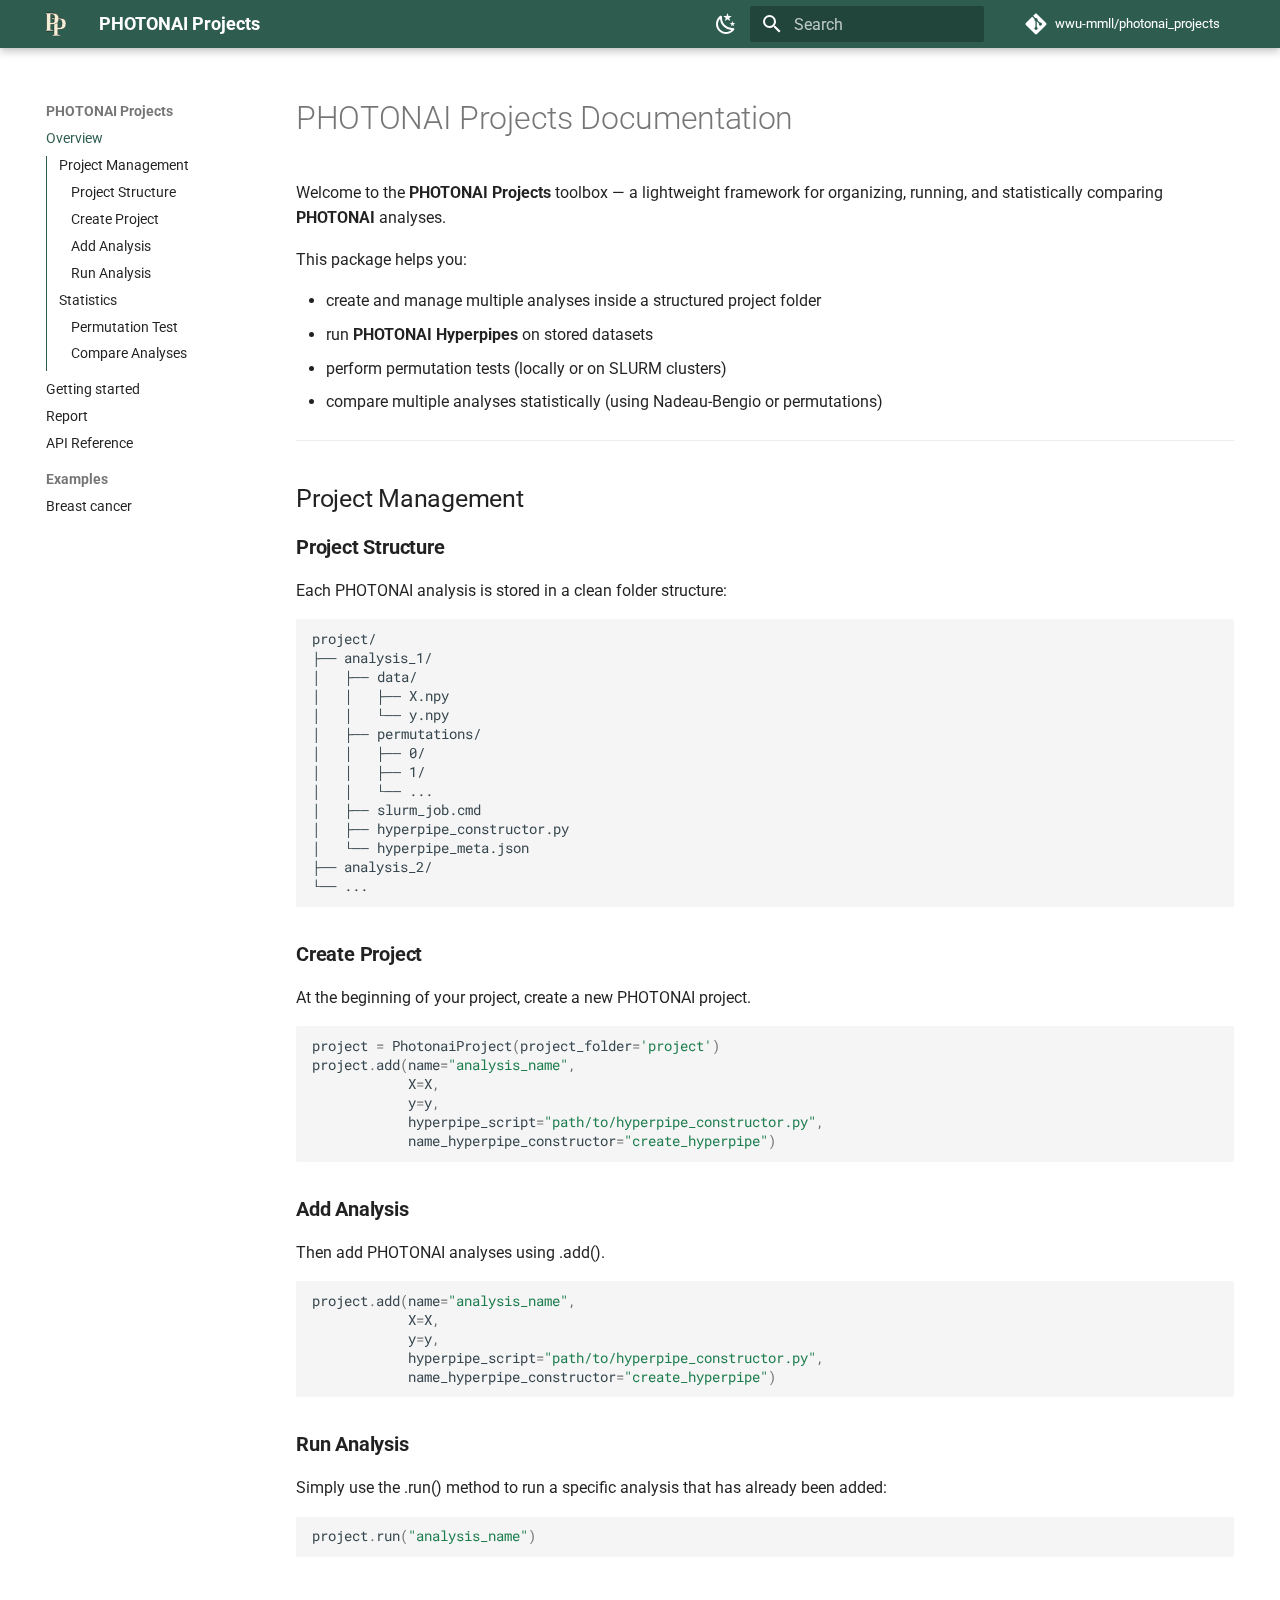
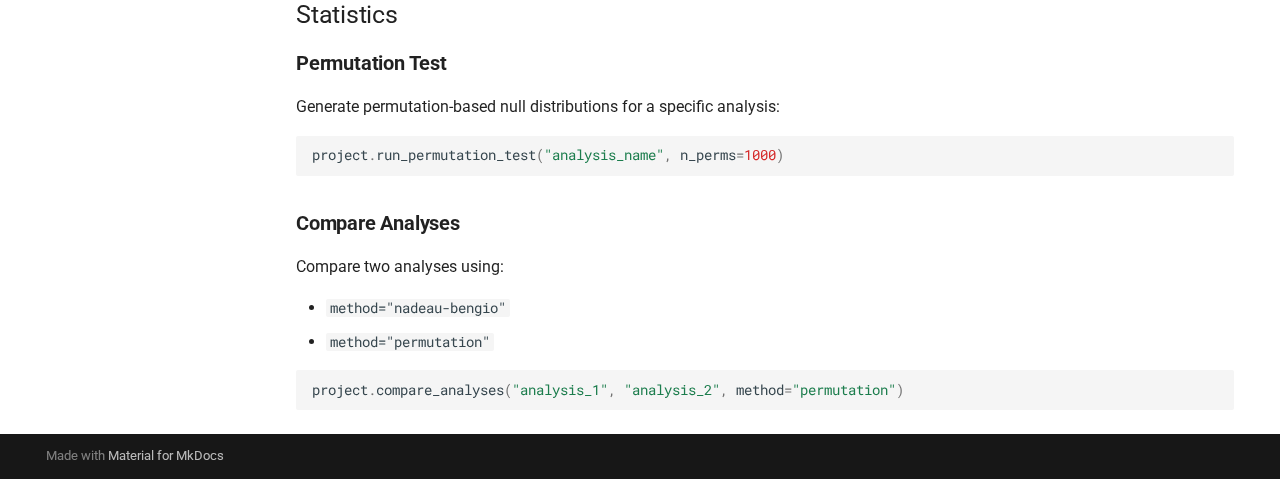
<file: index.html>
<!doctype html>
<html lang="en" class="no-js">
  <head>
    
      <meta charset="utf-8">
      <meta name="viewport" content="width=device-width,initial-scale=1">
      
      
      
        <link rel="canonical" href="https://wwu-mmll.github.io/photonai_projects/">
      
      
      
        <link rel="next" href="getting-started/">
      
      
        
      
      
      <link rel="icon" href="images/favicon.svg">
      <meta name="generator" content="mkdocs-1.6.1, mkdocs-material-9.7.0">
    
    
      
        <title>PHOTONAI Projects</title>
      
    
    
      <link rel="stylesheet" href="assets/stylesheets/main.618322db.min.css">
      
        
        <link rel="stylesheet" href="assets/stylesheets/palette.ab4e12ef.min.css">
      
      


    
    
      
    
    
      
        
        
        <link rel="preconnect" href="https://fonts.gstatic.com" crossorigin>
        <link rel="stylesheet" href="https://fonts.googleapis.com/css?family=Roboto:300,300i,400,400i,700,700i%7CRoboto+Mono:400,400i,700,700i&display=fallback">
        <style>:root{--md-text-font:"Roboto";--md-code-font:"Roboto Mono"}</style>
      
    
    
      <link rel="stylesheet" href="assets/_mkdocstrings.css">
    
      <link rel="stylesheet" href="stylesheets/pastel-theme.css">
    
    <script>__md_scope=new URL(".",location),__md_hash=e=>[...e].reduce(((e,_)=>(e<<5)-e+_.charCodeAt(0)),0),__md_get=(e,_=localStorage,t=__md_scope)=>JSON.parse(_.getItem(t.pathname+"."+e)),__md_set=(e,_,t=localStorage,a=__md_scope)=>{try{t.setItem(a.pathname+"."+e,JSON.stringify(_))}catch(e){}}</script>
    
      

    
    
  </head>
  
  
    
    
      
    
    
    
    
    <body dir="ltr" data-md-color-scheme="default" data-md-color-primary="custom" data-md-color-accent="custom">
  
    
    <input class="md-toggle" data-md-toggle="drawer" type="checkbox" id="__drawer" autocomplete="off">
    <input class="md-toggle" data-md-toggle="search" type="checkbox" id="__search" autocomplete="off">
    <label class="md-overlay" for="__drawer"></label>
    <div data-md-component="skip">
      
        
        <a href="#photonai-projects-documentation" class="md-skip">
          Skip to content
        </a>
      
    </div>
    <div data-md-component="announce">
      
    </div>
    
    
      

  

<header class="md-header md-header--shadow" data-md-component="header">
  <nav class="md-header__inner md-grid" aria-label="Header">
    <a href="." title="PHOTONAI Projects" class="md-header__button md-logo" aria-label="PHOTONAI Projects" data-md-component="logo">
      
  <img src="images/favicon.svg" alt="logo">

    </a>
    <label class="md-header__button md-icon" for="__drawer">
      
      <svg xmlns="http://www.w3.org/2000/svg" viewBox="0 0 24 24"><path d="M3 6h18v2H3zm0 5h18v2H3zm0 5h18v2H3z"/></svg>
    </label>
    <div class="md-header__title" data-md-component="header-title">
      <div class="md-header__ellipsis">
        <div class="md-header__topic">
          <span class="md-ellipsis">
            PHOTONAI Projects
          </span>
        </div>
        <div class="md-header__topic" data-md-component="header-topic">
          <span class="md-ellipsis">
            
              Overview
            
          </span>
        </div>
      </div>
    </div>
    
      
        <form class="md-header__option" data-md-component="palette">
  
    
    
    
    <input class="md-option" data-md-color-media="" data-md-color-scheme="default" data-md-color-primary="custom" data-md-color-accent="custom"  aria-label="Switch to dark mode"  type="radio" name="__palette" id="__palette_0">
    
      <label class="md-header__button md-icon" title="Switch to dark mode" for="__palette_1" hidden>
        <svg xmlns="http://www.w3.org/2000/svg" viewBox="0 0 24 24"><path d="m17.75 4.09-2.53 1.94.91 3.06-2.63-1.81-2.63 1.81.91-3.06-2.53-1.94L12.44 4l1.06-3 1.06 3zm3.5 6.91-1.64 1.25.59 1.98-1.7-1.17-1.7 1.17.59-1.98L15.75 11l2.06-.05L18.5 9l.69 1.95zm-2.28 4.95c.83-.08 1.72 1.1 1.19 1.85-.32.45-.66.87-1.08 1.27C15.17 23 8.84 23 4.94 19.07c-3.91-3.9-3.91-10.24 0-14.14.4-.4.82-.76 1.27-1.08.75-.53 1.93.36 1.85 1.19-.27 2.86.69 5.83 2.89 8.02a9.96 9.96 0 0 0 8.02 2.89m-1.64 2.02a12.08 12.08 0 0 1-7.8-3.47c-2.17-2.19-3.33-5-3.49-7.82-2.81 3.14-2.7 7.96.31 10.98 3.02 3.01 7.84 3.12 10.98.31"/></svg>
      </label>
    
  
    
    
    
    <input class="md-option" data-md-color-media="" data-md-color-scheme="slate" data-md-color-primary="custom" data-md-color-accent="custom"  aria-label="Switch to light mode"  type="radio" name="__palette" id="__palette_1">
    
      <label class="md-header__button md-icon" title="Switch to light mode" for="__palette_0" hidden>
        <svg xmlns="http://www.w3.org/2000/svg" viewBox="0 0 24 24"><path d="M12 7a5 5 0 0 1 5 5 5 5 0 0 1-5 5 5 5 0 0 1-5-5 5 5 0 0 1 5-5m0 2a3 3 0 0 0-3 3 3 3 0 0 0 3 3 3 3 0 0 0 3-3 3 3 0 0 0-3-3m0-7 2.39 3.42C13.65 5.15 12.84 5 12 5s-1.65.15-2.39.42zM3.34 7l4.16-.35A7.2 7.2 0 0 0 5.94 8.5c-.44.74-.69 1.5-.83 2.29zm.02 10 1.76-3.77a7.131 7.131 0 0 0 2.38 4.14zM20.65 7l-1.77 3.79a7.02 7.02 0 0 0-2.38-4.15zm-.01 10-4.14.36c.59-.51 1.12-1.14 1.54-1.86.42-.73.69-1.5.83-2.29zM12 22l-2.41-3.44c.74.27 1.55.44 2.41.44.82 0 1.63-.17 2.37-.44z"/></svg>
      </label>
    
  
</form>
      
    
    
      <script>var palette=__md_get("__palette");if(palette&&palette.color){if("(prefers-color-scheme)"===palette.color.media){var media=matchMedia("(prefers-color-scheme: light)"),input=document.querySelector(media.matches?"[data-md-color-media='(prefers-color-scheme: light)']":"[data-md-color-media='(prefers-color-scheme: dark)']");palette.color.media=input.getAttribute("data-md-color-media"),palette.color.scheme=input.getAttribute("data-md-color-scheme"),palette.color.primary=input.getAttribute("data-md-color-primary"),palette.color.accent=input.getAttribute("data-md-color-accent")}for(var[key,value]of Object.entries(palette.color))document.body.setAttribute("data-md-color-"+key,value)}</script>
    
    
    
      
      
        <label class="md-header__button md-icon" for="__search">
          
          <svg xmlns="http://www.w3.org/2000/svg" viewBox="0 0 24 24"><path d="M9.5 3A6.5 6.5 0 0 1 16 9.5c0 1.61-.59 3.09-1.56 4.23l.27.27h.79l5 5-1.5 1.5-5-5v-.79l-.27-.27A6.52 6.52 0 0 1 9.5 16 6.5 6.5 0 0 1 3 9.5 6.5 6.5 0 0 1 9.5 3m0 2C7 5 5 7 5 9.5S7 14 9.5 14 14 12 14 9.5 12 5 9.5 5"/></svg>
        </label>
        <div class="md-search" data-md-component="search" role="dialog">
  <label class="md-search__overlay" for="__search"></label>
  <div class="md-search__inner" role="search">
    <form class="md-search__form" name="search">
      <input type="text" class="md-search__input" name="query" aria-label="Search" placeholder="Search" autocapitalize="off" autocorrect="off" autocomplete="off" spellcheck="false" data-md-component="search-query" required>
      <label class="md-search__icon md-icon" for="__search">
        
        <svg xmlns="http://www.w3.org/2000/svg" viewBox="0 0 24 24"><path d="M9.5 3A6.5 6.5 0 0 1 16 9.5c0 1.61-.59 3.09-1.56 4.23l.27.27h.79l5 5-1.5 1.5-5-5v-.79l-.27-.27A6.52 6.52 0 0 1 9.5 16 6.5 6.5 0 0 1 3 9.5 6.5 6.5 0 0 1 9.5 3m0 2C7 5 5 7 5 9.5S7 14 9.5 14 14 12 14 9.5 12 5 9.5 5"/></svg>
        
        <svg xmlns="http://www.w3.org/2000/svg" viewBox="0 0 24 24"><path d="M20 11v2H8l5.5 5.5-1.42 1.42L4.16 12l7.92-7.92L13.5 5.5 8 11z"/></svg>
      </label>
      <nav class="md-search__options" aria-label="Search">
        
        <button type="reset" class="md-search__icon md-icon" title="Clear" aria-label="Clear" tabindex="-1">
          
          <svg xmlns="http://www.w3.org/2000/svg" viewBox="0 0 24 24"><path d="M19 6.41 17.59 5 12 10.59 6.41 5 5 6.41 10.59 12 5 17.59 6.41 19 12 13.41 17.59 19 19 17.59 13.41 12z"/></svg>
        </button>
      </nav>
      
    </form>
    <div class="md-search__output">
      <div class="md-search__scrollwrap" tabindex="0" data-md-scrollfix>
        <div class="md-search-result" data-md-component="search-result">
          <div class="md-search-result__meta">
            Initializing search
          </div>
          <ol class="md-search-result__list" role="presentation"></ol>
        </div>
      </div>
    </div>
  </div>
</div>
      
    
    
      <div class="md-header__source">
        <a href="https://github.com/wwu-mmll/photonai_projects" title="Go to repository" class="md-source" data-md-component="source">
  <div class="md-source__icon md-icon">
    
    <svg xmlns="http://www.w3.org/2000/svg" viewBox="0 0 448 512"><!--! Font Awesome Free 7.1.0 by @fontawesome - https://fontawesome.com License - https://fontawesome.com/license/free (Icons: CC BY 4.0, Fonts: SIL OFL 1.1, Code: MIT License) Copyright 2025 Fonticons, Inc.--><path d="M439.6 236.1 244 40.5c-5.4-5.5-12.8-8.5-20.4-8.5s-15 3-20.4 8.4L162.5 81l51.5 51.5c27.1-9.1 52.7 16.8 43.4 43.7l49.7 49.7c34.2-11.8 61.2 31 35.5 56.7-26.5 26.5-70.2-2.9-56-37.3L240.3 199v121.9c25.3 12.5 22.3 41.8 9.1 55-6.4 6.4-15.2 10.1-24.3 10.1s-17.8-3.6-24.3-10.1c-17.6-17.6-11.1-46.9 11.2-56v-123c-20.8-8.5-24.6-30.7-18.6-45L142.6 101 8.5 235.1C3 240.6 0 247.9 0 255.5s3 15 8.5 20.4l195.6 195.7c5.4 5.4 12.7 8.4 20.4 8.4s15-3 20.4-8.4l194.7-194.7c5.4-5.4 8.4-12.8 8.4-20.4s-3-15-8.4-20.4"/></svg>
  </div>
  <div class="md-source__repository">
    wwu-mmll/photonai_projects
  </div>
</a>
      </div>
    
  </nav>
  
</header>
    
    <div class="md-container" data-md-component="container">
      
      
        
          
        
      
      <main class="md-main" data-md-component="main">
        <div class="md-main__inner md-grid">
          
            
              
              <div class="md-sidebar md-sidebar--primary" data-md-component="sidebar" data-md-type="navigation" >
                <div class="md-sidebar__scrollwrap">
                  <div class="md-sidebar__inner">
                    



  

<nav class="md-nav md-nav--primary md-nav--integrated" aria-label="Navigation" data-md-level="0">
  <label class="md-nav__title" for="__drawer">
    <a href="." title="PHOTONAI Projects" class="md-nav__button md-logo" aria-label="PHOTONAI Projects" data-md-component="logo">
      
  <img src="images/favicon.svg" alt="logo">

    </a>
    PHOTONAI Projects
  </label>
  
    <div class="md-nav__source">
      <a href="https://github.com/wwu-mmll/photonai_projects" title="Go to repository" class="md-source" data-md-component="source">
  <div class="md-source__icon md-icon">
    
    <svg xmlns="http://www.w3.org/2000/svg" viewBox="0 0 448 512"><!--! Font Awesome Free 7.1.0 by @fontawesome - https://fontawesome.com License - https://fontawesome.com/license/free (Icons: CC BY 4.0, Fonts: SIL OFL 1.1, Code: MIT License) Copyright 2025 Fonticons, Inc.--><path d="M439.6 236.1 244 40.5c-5.4-5.5-12.8-8.5-20.4-8.5s-15 3-20.4 8.4L162.5 81l51.5 51.5c27.1-9.1 52.7 16.8 43.4 43.7l49.7 49.7c34.2-11.8 61.2 31 35.5 56.7-26.5 26.5-70.2-2.9-56-37.3L240.3 199v121.9c25.3 12.5 22.3 41.8 9.1 55-6.4 6.4-15.2 10.1-24.3 10.1s-17.8-3.6-24.3-10.1c-17.6-17.6-11.1-46.9 11.2-56v-123c-20.8-8.5-24.6-30.7-18.6-45L142.6 101 8.5 235.1C3 240.6 0 247.9 0 255.5s3 15 8.5 20.4l195.6 195.7c5.4 5.4 12.7 8.4 20.4 8.4s15-3 20.4-8.4l194.7-194.7c5.4-5.4 8.4-12.8 8.4-20.4s-3-15-8.4-20.4"/></svg>
  </div>
  <div class="md-source__repository">
    wwu-mmll/photonai_projects
  </div>
</a>
    </div>
  
  <ul class="md-nav__list" data-md-scrollfix>
    
      
      
  
  
    
  
  
  
    <li class="md-nav__item md-nav__item--active">
      
      <input class="md-nav__toggle md-toggle" type="checkbox" id="__toc">
      
      
        
      
      
        <label class="md-nav__link md-nav__link--active" for="__toc">
          
  
  
  <span class="md-ellipsis">
    
  
    Overview
  

    
  </span>
  
  

          <span class="md-nav__icon md-icon"></span>
        </label>
      
      <a href="." class="md-nav__link md-nav__link--active">
        
  
  
  <span class="md-ellipsis">
    
  
    Overview
  

    
  </span>
  
  

      </a>
      
        

<nav class="md-nav md-nav--secondary" aria-label="Table of contents">
  
  
  
    
  
  
    <label class="md-nav__title" for="__toc">
      <span class="md-nav__icon md-icon"></span>
      Table of contents
    </label>
    <ul class="md-nav__list" data-md-component="toc" data-md-scrollfix>
      
        <li class="md-nav__item">
  <a href="#project-management" class="md-nav__link">
    <span class="md-ellipsis">
      
        Project Management
      
    </span>
  </a>
  
    <nav class="md-nav" aria-label="Project Management">
      <ul class="md-nav__list">
        
          <li class="md-nav__item">
  <a href="#project-structure" class="md-nav__link">
    <span class="md-ellipsis">
      
        Project Structure
      
    </span>
  </a>
  
</li>
        
          <li class="md-nav__item">
  <a href="#create-project" class="md-nav__link">
    <span class="md-ellipsis">
      
        Create Project
      
    </span>
  </a>
  
</li>
        
          <li class="md-nav__item">
  <a href="#add-analysis" class="md-nav__link">
    <span class="md-ellipsis">
      
        Add Analysis
      
    </span>
  </a>
  
</li>
        
          <li class="md-nav__item">
  <a href="#run-analysis" class="md-nav__link">
    <span class="md-ellipsis">
      
        Run Analysis
      
    </span>
  </a>
  
</li>
        
      </ul>
    </nav>
  
</li>
      
        <li class="md-nav__item">
  <a href="#statistics" class="md-nav__link">
    <span class="md-ellipsis">
      
        Statistics
      
    </span>
  </a>
  
    <nav class="md-nav" aria-label="Statistics">
      <ul class="md-nav__list">
        
          <li class="md-nav__item">
  <a href="#permutation-test" class="md-nav__link">
    <span class="md-ellipsis">
      
        Permutation Test
      
    </span>
  </a>
  
</li>
        
          <li class="md-nav__item">
  <a href="#compare-analyses" class="md-nav__link">
    <span class="md-ellipsis">
      
        Compare Analyses
      
    </span>
  </a>
  
</li>
        
      </ul>
    </nav>
  
</li>
      
    </ul>
  
</nav>
      
    </li>
  

    
      
      
  
  
  
  
    <li class="md-nav__item">
      <a href="getting-started/" class="md-nav__link">
        
  
  
  <span class="md-ellipsis">
    
  
    Getting started
  

    
  </span>
  
  

      </a>
    </li>
  

    
      
      
  
  
  
  
    <li class="md-nav__item">
      <a href="report/" class="md-nav__link">
        
  
  
  <span class="md-ellipsis">
    
  
    Report
  

    
  </span>
  
  

      </a>
    </li>
  

    
      
      
  
  
  
  
    <li class="md-nav__item">
      <a href="api/" class="md-nav__link">
        
  
  
  <span class="md-ellipsis">
    
  
    API Reference
  

    
  </span>
  
  

      </a>
    </li>
  

    
      
      
  
  
  
  
    
    
    
    
      
        
        
      
    
    
    <li class="md-nav__item md-nav__item--section md-nav__item--nested">
      
        
        
        <input class="md-nav__toggle md-toggle " type="checkbox" id="__nav_5" >
        
          
          <label class="md-nav__link" for="__nav_5" id="__nav_5_label" tabindex="">
            
  
  
  <span class="md-ellipsis">
    
  
    Examples
  

    
  </span>
  
  

            <span class="md-nav__icon md-icon"></span>
          </label>
        
        <nav class="md-nav" data-md-level="1" aria-labelledby="__nav_5_label" aria-expanded="false">
          <label class="md-nav__title" for="__nav_5">
            <span class="md-nav__icon md-icon"></span>
            
  
    Examples
  

          </label>
          <ul class="md-nav__list" data-md-scrollfix>
            
              
                
  
  
  
  
    <li class="md-nav__item">
      <a href="examples/breast-cancer/" class="md-nav__link">
        
  
  
  <span class="md-ellipsis">
    
  
    Breast cancer
  

    
  </span>
  
  

      </a>
    </li>
  

              
            
          </ul>
        </nav>
      
    </li>
  

    
  </ul>
</nav>
                  </div>
                </div>
              </div>
            
            
          
          
            <div class="md-content" data-md-component="content">
              
              <article class="md-content__inner md-typeset">
                
                  


  
  


<h1 id="photonai-projects-documentation">PHOTONAI Projects Documentation</h1>
<p>Welcome to the <strong>PHOTONAI Projects</strong> toolbox — a lightweight framework for organizing, running, and statistically comparing <strong>PHOTONAI</strong> analyses.</p>
<p>This package helps you:</p>
<ul>
<li>create and manage multiple analyses inside a structured project folder  </li>
<li>run <strong>PHOTONAI Hyperpipes</strong> on stored datasets  </li>
<li>perform permutation tests (locally or on SLURM clusters)   </li>
<li>compare multiple analyses statistically (using Nadeau-Bengio or permutations)</li>
</ul>
<hr />
<h2 id="project-management"><strong>Project Management</strong></h2>
<h3 id="project-structure"><strong>Project Structure</strong></h3>
<p>Each PHOTONAI analysis is stored in a clean folder structure:</p>
<div class="highlight"><pre><span></span><code>project/
├── analysis_1/
│   ├── data/
│   │   ├── X.npy
│   │   └── y.npy
│   ├── permutations/
│   │   ├── 0/
│   │   ├── 1/
│   │   └── ...
│   ├── slurm_job.cmd
│   ├── hyperpipe_constructor.py
│   └── hyperpipe_meta.json
├── analysis_2/
└── ...
</code></pre></div>
<h3 id="create-project"><strong>Create Project</strong></h3>
<p>At the beginning of your project, create a new PHOTONAI project.</p>
<div class="highlight"><pre><span></span><code><span class="n">project</span> <span class="o">=</span> <span class="n">PhotonaiProject</span><span class="p">(</span><span class="n">project_folder</span><span class="o">=</span><span class="s1">&#39;project&#39;</span><span class="p">)</span>
<span class="n">project</span><span class="o">.</span><span class="n">add</span><span class="p">(</span><span class="n">name</span><span class="o">=</span><span class="s2">&quot;analysis_name&quot;</span><span class="p">,</span> 
            <span class="n">X</span><span class="o">=</span><span class="n">X</span><span class="p">,</span> 
            <span class="n">y</span><span class="o">=</span><span class="n">y</span><span class="p">,</span> 
            <span class="n">hyperpipe_script</span><span class="o">=</span><span class="s2">&quot;path/to/hyperpipe_constructor.py&quot;</span><span class="p">,</span>
            <span class="n">name_hyperpipe_constructor</span><span class="o">=</span><span class="s2">&quot;create_hyperpipe&quot;</span><span class="p">)</span>
</code></pre></div>
<h3 id="add-analysis"><strong>Add Analysis</strong></h3>
<p>Then add PHOTONAI analyses using .add(). </p>
<div class="highlight"><pre><span></span><code><span class="n">project</span><span class="o">.</span><span class="n">add</span><span class="p">(</span><span class="n">name</span><span class="o">=</span><span class="s2">&quot;analysis_name&quot;</span><span class="p">,</span> 
            <span class="n">X</span><span class="o">=</span><span class="n">X</span><span class="p">,</span> 
            <span class="n">y</span><span class="o">=</span><span class="n">y</span><span class="p">,</span> 
            <span class="n">hyperpipe_script</span><span class="o">=</span><span class="s2">&quot;path/to/hyperpipe_constructor.py&quot;</span><span class="p">,</span>
            <span class="n">name_hyperpipe_constructor</span><span class="o">=</span><span class="s2">&quot;create_hyperpipe&quot;</span><span class="p">)</span>
</code></pre></div>
<h3 id="run-analysis"><strong>Run Analysis</strong></h3>
<p>Simply use the .run() method to run a specific analysis that has already been added:</p>
<div class="highlight"><pre><span></span><code><span class="n">project</span><span class="o">.</span><span class="n">run</span><span class="p">(</span><span class="s2">&quot;analysis_name&quot;</span><span class="p">)</span>
</code></pre></div>
<h2 id="statistics"><strong>Statistics</strong></h2>
<h3 id="permutation-test"><strong>Permutation Test</strong></h3>
<p>Generate permutation-based null distributions for a specific analysis:</p>
<div class="highlight"><pre><span></span><code><span class="n">project</span><span class="o">.</span><span class="n">run_permutation_test</span><span class="p">(</span><span class="s2">&quot;analysis_name&quot;</span><span class="p">,</span> <span class="n">n_perms</span><span class="o">=</span><span class="mi">1000</span><span class="p">)</span>
</code></pre></div>
<h3 id="compare-analyses"><strong>Compare Analyses</strong></h3>
<p>Compare two analyses using:</p>
<ul>
<li><code>method="nadeau-bengio"</code></li>
<li><code>method="permutation"</code></li>
</ul>
<div class="highlight"><pre><span></span><code><span class="n">project</span><span class="o">.</span><span class="n">compare_analyses</span><span class="p">(</span><span class="s2">&quot;analysis_1&quot;</span><span class="p">,</span> <span class="s2">&quot;analysis_2&quot;</span><span class="p">,</span> <span class="n">method</span><span class="o">=</span><span class="s2">&quot;permutation&quot;</span><span class="p">)</span>
</code></pre></div>












                
              </article>
            </div>
          
          
<script>var target=document.getElementById(location.hash.slice(1));target&&target.name&&(target.checked=target.name.startsWith("__tabbed_"))</script>
        </div>
        
      </main>
      
        <footer class="md-footer">
  
  <div class="md-footer-meta md-typeset">
    <div class="md-footer-meta__inner md-grid">
      <div class="md-copyright">
  
  
    Made with
    <a href="https://squidfunk.github.io/mkdocs-material/" target="_blank" rel="noopener">
      Material for MkDocs
    </a>
  
</div>
      
    </div>
  </div>
</footer>
      
    </div>
    <div class="md-dialog" data-md-component="dialog">
      <div class="md-dialog__inner md-typeset"></div>
    </div>
    
    
    
      
      
      <script id="__config" type="application/json">{"annotate": null, "base": ".", "features": ["navigation.sections", "toc.integrate"], "search": "assets/javascripts/workers/search.7a47a382.min.js", "tags": null, "translations": {"clipboard.copied": "Copied to clipboard", "clipboard.copy": "Copy to clipboard", "search.result.more.one": "1 more on this page", "search.result.more.other": "# more on this page", "search.result.none": "No matching documents", "search.result.one": "1 matching document", "search.result.other": "# matching documents", "search.result.placeholder": "Type to start searching", "search.result.term.missing": "Missing", "select.version": "Select version"}, "version": null}</script>
    
    
      <script src="assets/javascripts/bundle.e71a0d61.min.js"></script>
      
    
  </body>
</html>
</file>
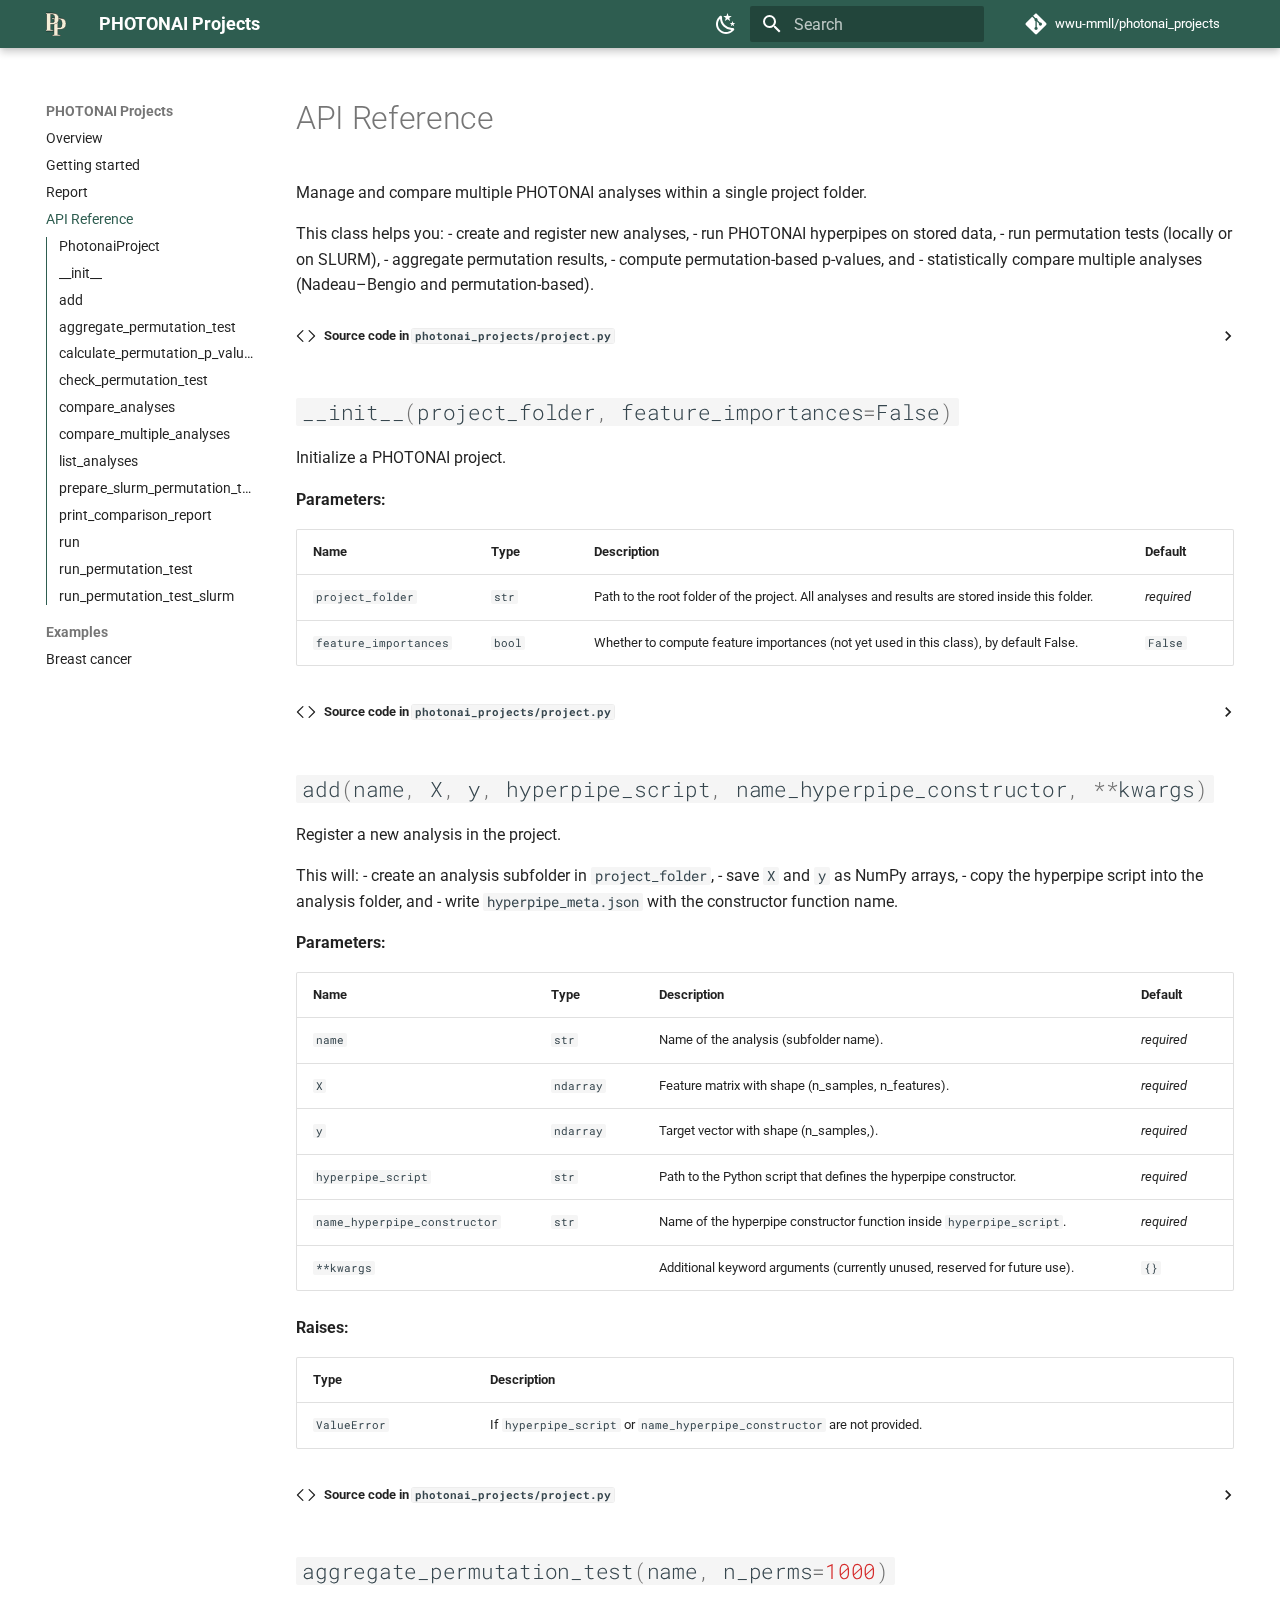
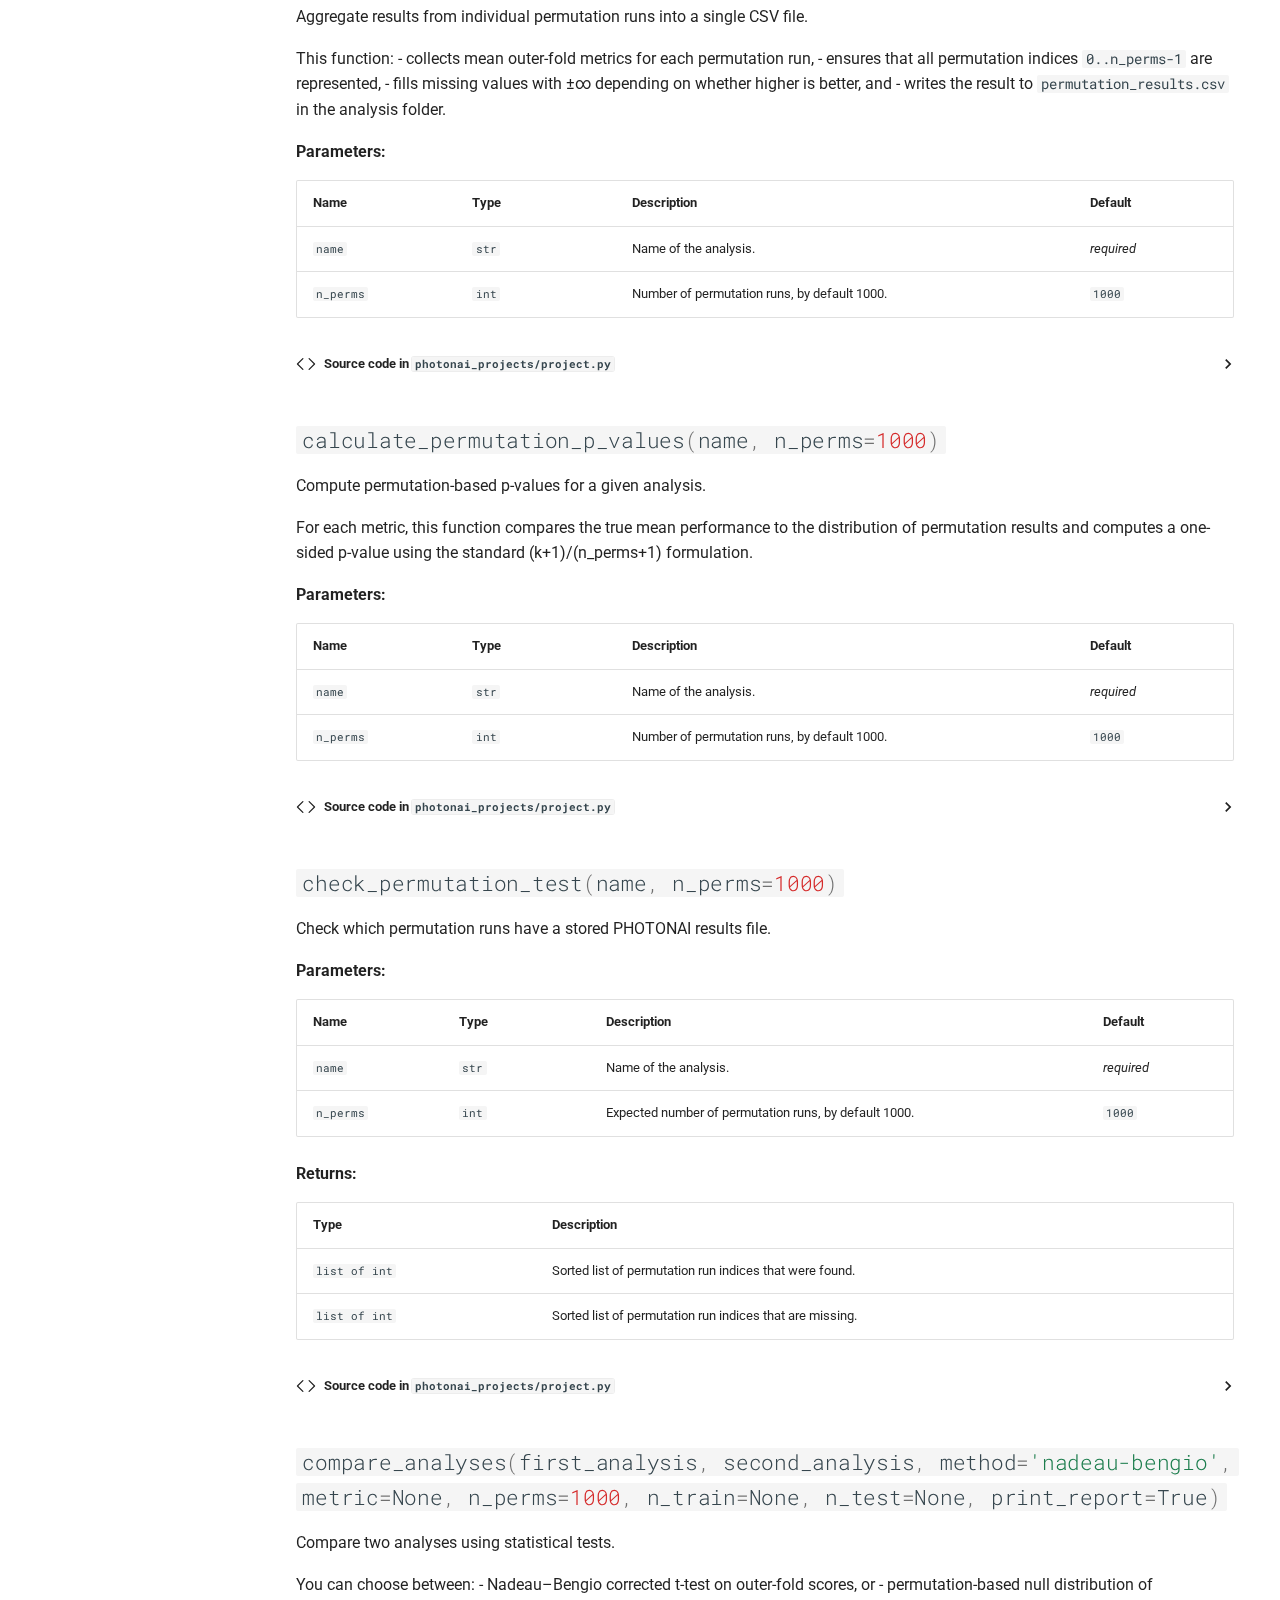
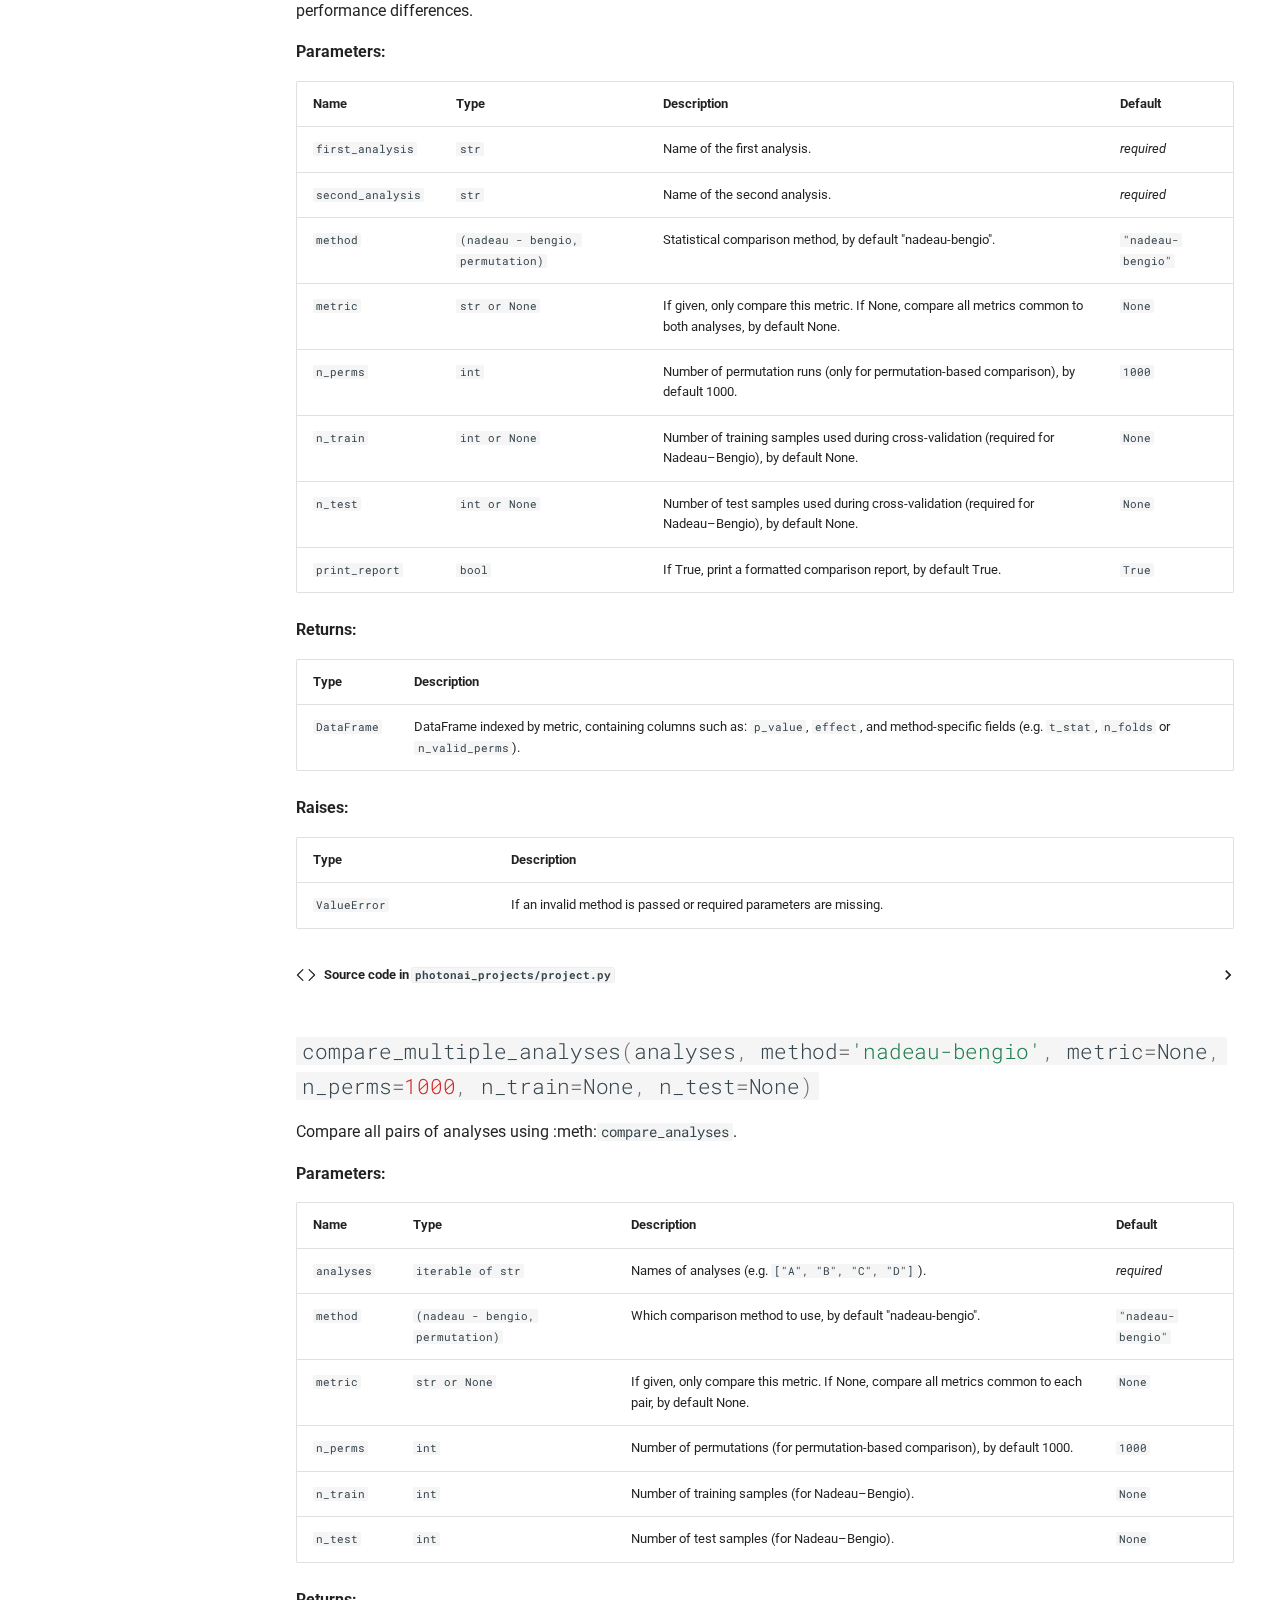
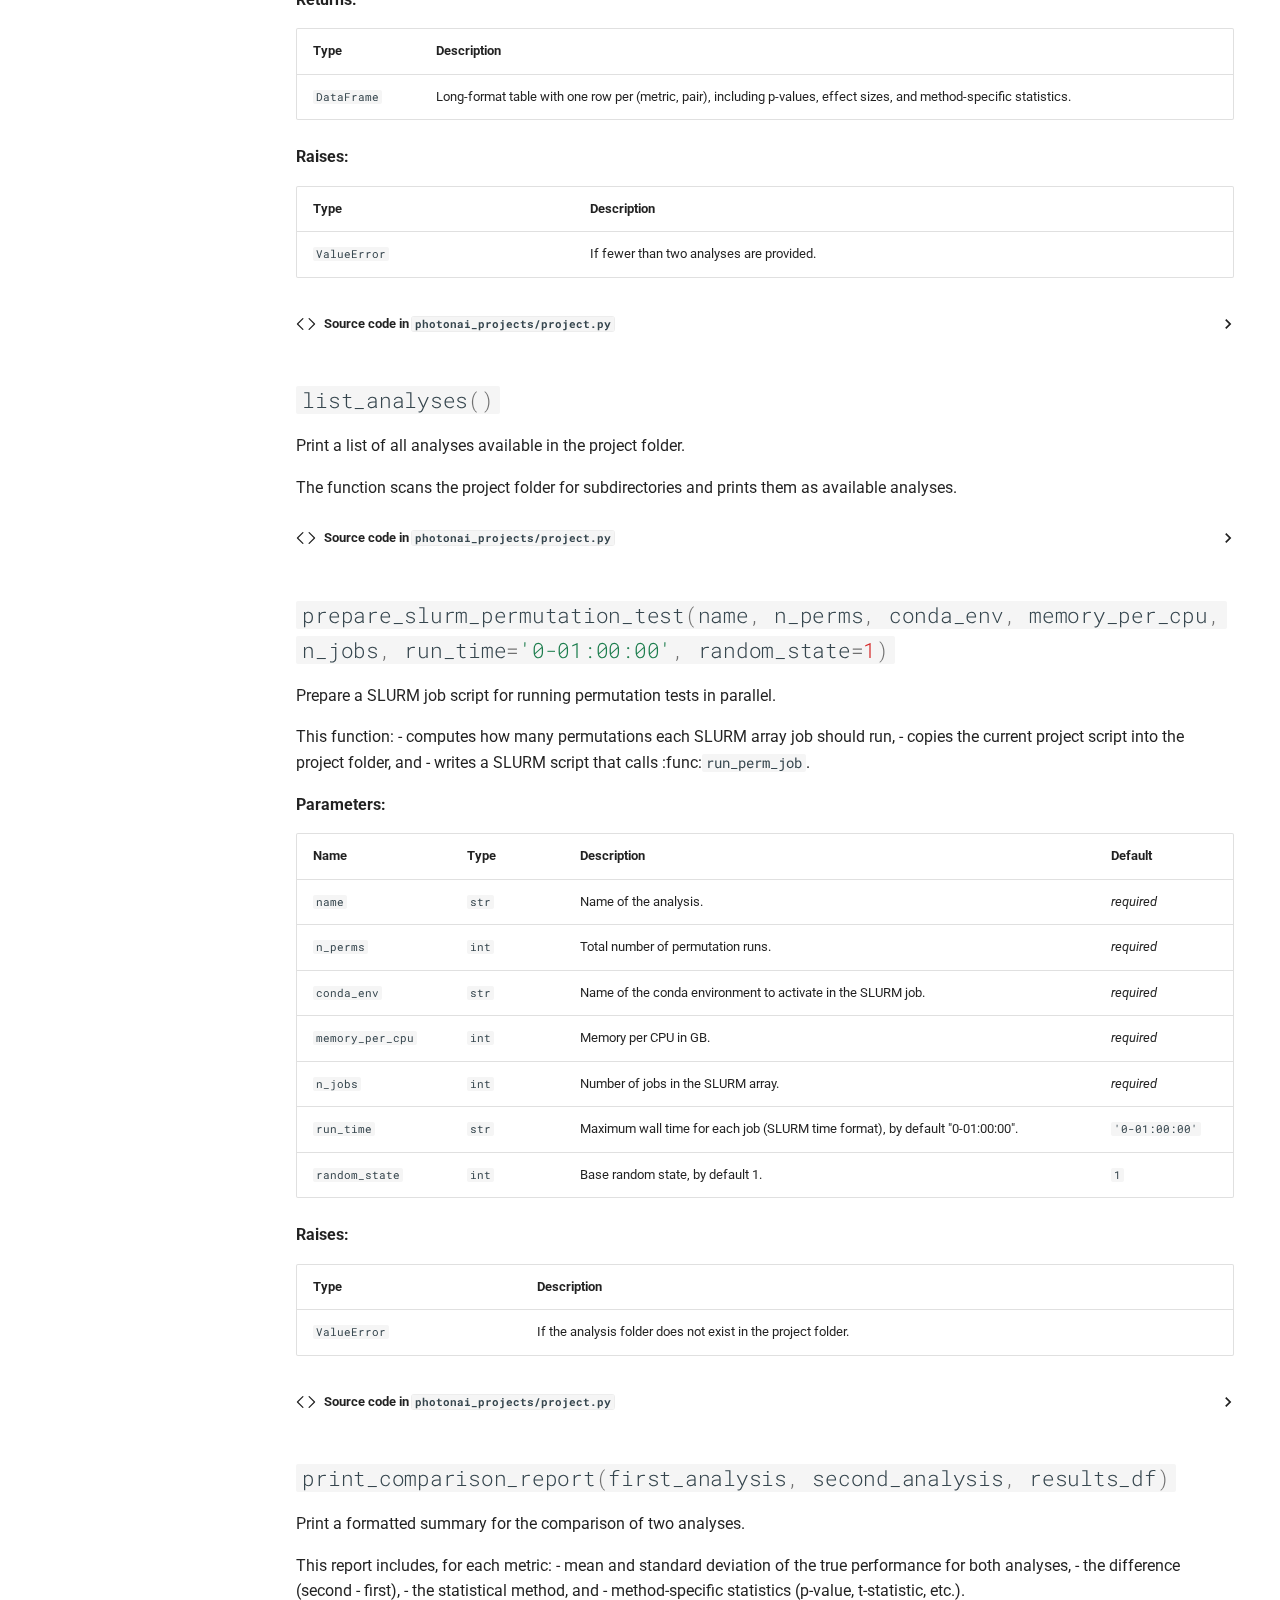
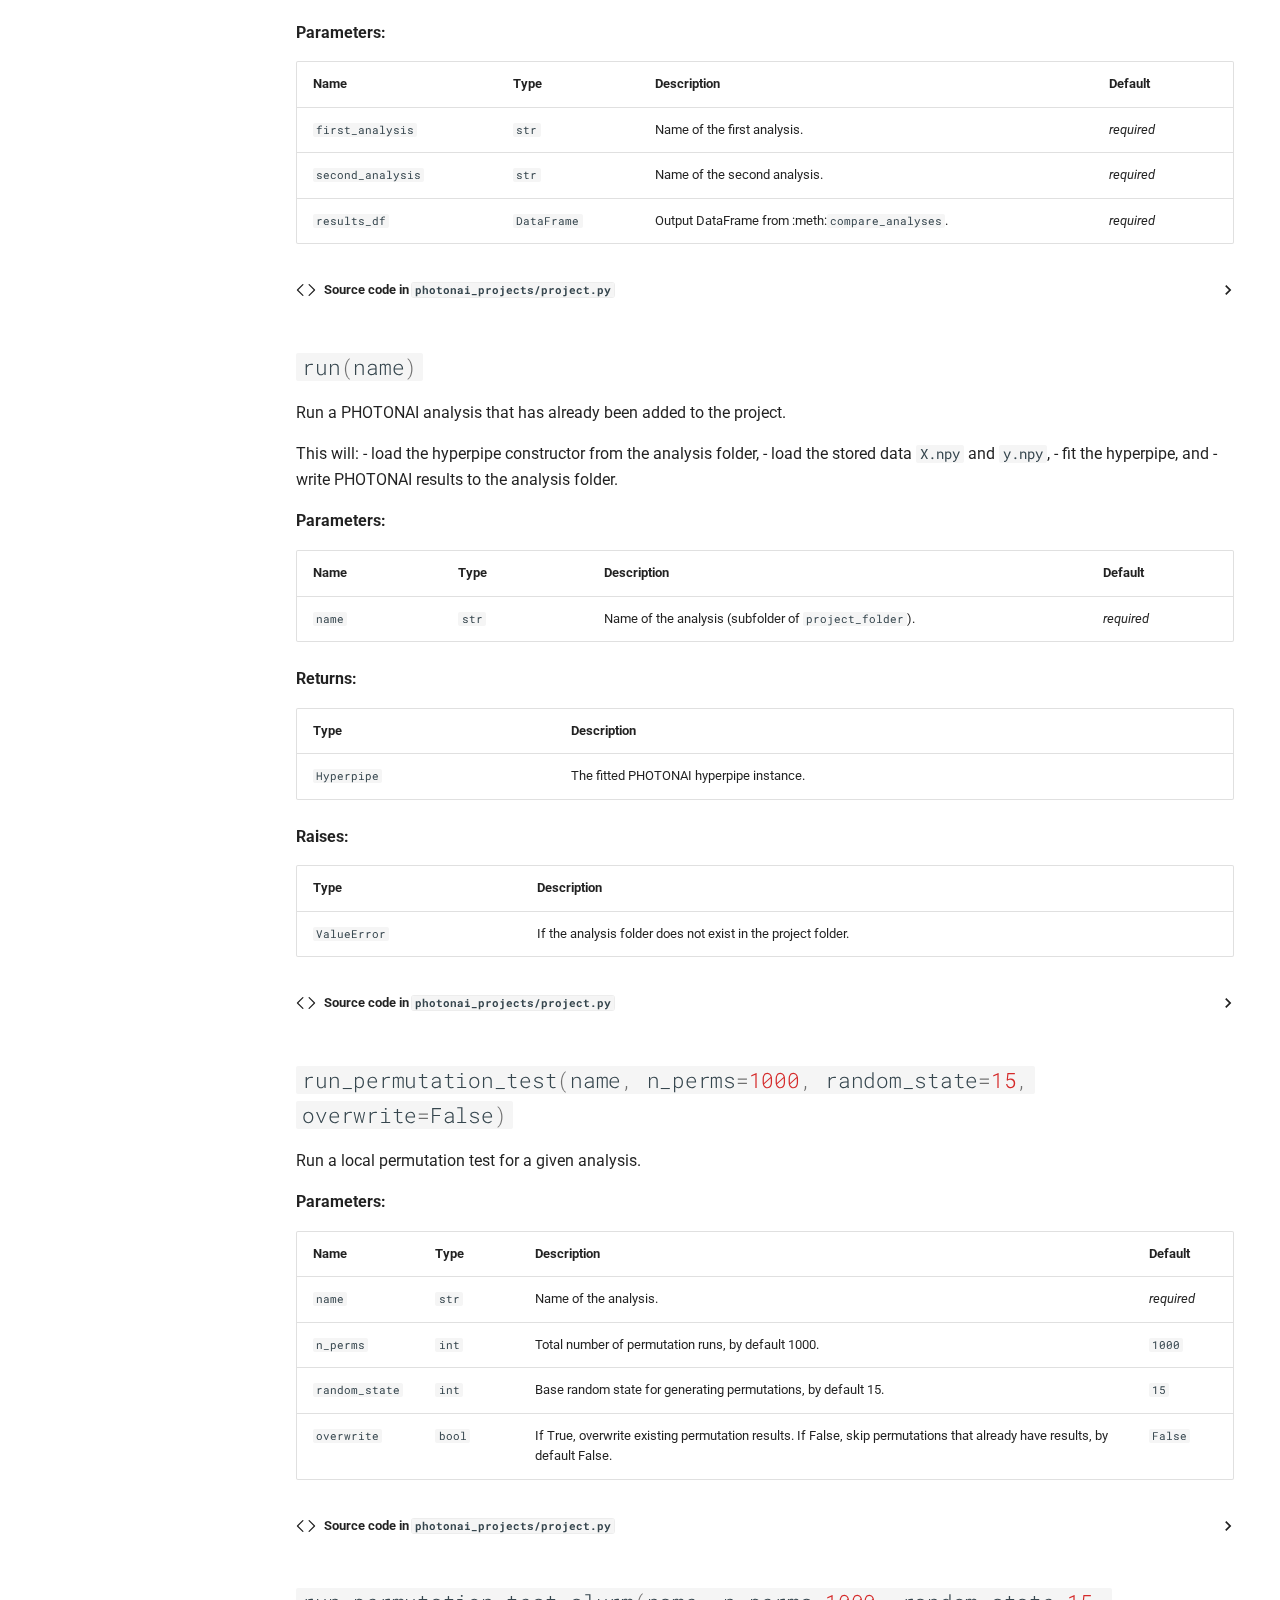
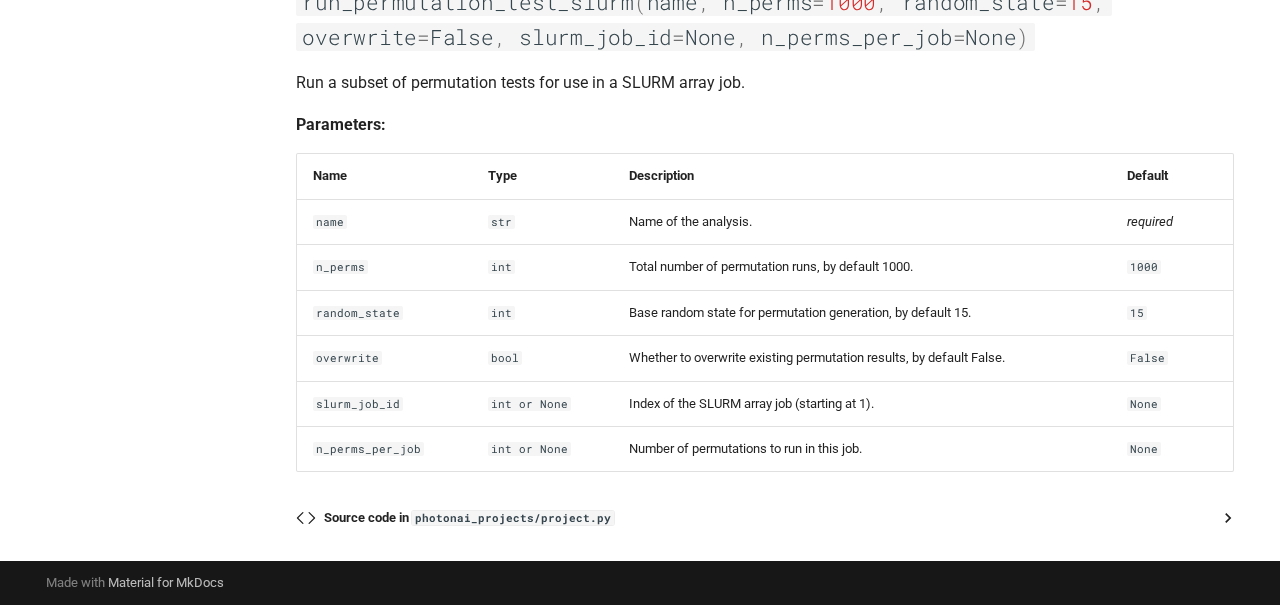
<file: api/index.html>
<!doctype html>
<html lang="en" class="no-js">
  <head>
    
      <meta charset="utf-8">
      <meta name="viewport" content="width=device-width,initial-scale=1">
      
      
      
        <link rel="canonical" href="https://wwu-mmll.github.io/photonai_projects/api/">
      
      
        <link rel="prev" href="../report/">
      
      
        <link rel="next" href="../examples/breast-cancer/">
      
      
        
      
      
      <link rel="icon" href="../images/favicon.svg">
      <meta name="generator" content="mkdocs-1.6.1, mkdocs-material-9.7.0">
    
    
      
        <title>API Reference - PHOTONAI Projects</title>
      
    
    
      <link rel="stylesheet" href="../assets/stylesheets/main.618322db.min.css">
      
        
        <link rel="stylesheet" href="../assets/stylesheets/palette.ab4e12ef.min.css">
      
      


    
    
      
    
    
      
        
        
        <link rel="preconnect" href="https://fonts.gstatic.com" crossorigin>
        <link rel="stylesheet" href="https://fonts.googleapis.com/css?family=Roboto:300,300i,400,400i,700,700i%7CRoboto+Mono:400,400i,700,700i&display=fallback">
        <style>:root{--md-text-font:"Roboto";--md-code-font:"Roboto Mono"}</style>
      
    
    
      <link rel="stylesheet" href="../assets/_mkdocstrings.css">
    
      <link rel="stylesheet" href="../stylesheets/pastel-theme.css">
    
    <script>__md_scope=new URL("..",location),__md_hash=e=>[...e].reduce(((e,_)=>(e<<5)-e+_.charCodeAt(0)),0),__md_get=(e,_=localStorage,t=__md_scope)=>JSON.parse(_.getItem(t.pathname+"."+e)),__md_set=(e,_,t=localStorage,a=__md_scope)=>{try{t.setItem(a.pathname+"."+e,JSON.stringify(_))}catch(e){}}</script>
    
      

    
    
  </head>
  
  
    
    
      
    
    
    
    
    <body dir="ltr" data-md-color-scheme="default" data-md-color-primary="custom" data-md-color-accent="custom">
  
    
    <input class="md-toggle" data-md-toggle="drawer" type="checkbox" id="__drawer" autocomplete="off">
    <input class="md-toggle" data-md-toggle="search" type="checkbox" id="__search" autocomplete="off">
    <label class="md-overlay" for="__drawer"></label>
    <div data-md-component="skip">
      
        
        <a href="#api-reference" class="md-skip">
          Skip to content
        </a>
      
    </div>
    <div data-md-component="announce">
      
    </div>
    
    
      

  

<header class="md-header md-header--shadow" data-md-component="header">
  <nav class="md-header__inner md-grid" aria-label="Header">
    <a href=".." title="PHOTONAI Projects" class="md-header__button md-logo" aria-label="PHOTONAI Projects" data-md-component="logo">
      
  <img src="../images/favicon.svg" alt="logo">

    </a>
    <label class="md-header__button md-icon" for="__drawer">
      
      <svg xmlns="http://www.w3.org/2000/svg" viewBox="0 0 24 24"><path d="M3 6h18v2H3zm0 5h18v2H3zm0 5h18v2H3z"/></svg>
    </label>
    <div class="md-header__title" data-md-component="header-title">
      <div class="md-header__ellipsis">
        <div class="md-header__topic">
          <span class="md-ellipsis">
            PHOTONAI Projects
          </span>
        </div>
        <div class="md-header__topic" data-md-component="header-topic">
          <span class="md-ellipsis">
            
              API Reference
            
          </span>
        </div>
      </div>
    </div>
    
      
        <form class="md-header__option" data-md-component="palette">
  
    
    
    
    <input class="md-option" data-md-color-media="" data-md-color-scheme="default" data-md-color-primary="custom" data-md-color-accent="custom"  aria-label="Switch to dark mode"  type="radio" name="__palette" id="__palette_0">
    
      <label class="md-header__button md-icon" title="Switch to dark mode" for="__palette_1" hidden>
        <svg xmlns="http://www.w3.org/2000/svg" viewBox="0 0 24 24"><path d="m17.75 4.09-2.53 1.94.91 3.06-2.63-1.81-2.63 1.81.91-3.06-2.53-1.94L12.44 4l1.06-3 1.06 3zm3.5 6.91-1.64 1.25.59 1.98-1.7-1.17-1.7 1.17.59-1.98L15.75 11l2.06-.05L18.5 9l.69 1.95zm-2.28 4.95c.83-.08 1.72 1.1 1.19 1.85-.32.45-.66.87-1.08 1.27C15.17 23 8.84 23 4.94 19.07c-3.91-3.9-3.91-10.24 0-14.14.4-.4.82-.76 1.27-1.08.75-.53 1.93.36 1.85 1.19-.27 2.86.69 5.83 2.89 8.02a9.96 9.96 0 0 0 8.02 2.89m-1.64 2.02a12.08 12.08 0 0 1-7.8-3.47c-2.17-2.19-3.33-5-3.49-7.82-2.81 3.14-2.7 7.96.31 10.98 3.02 3.01 7.84 3.12 10.98.31"/></svg>
      </label>
    
  
    
    
    
    <input class="md-option" data-md-color-media="" data-md-color-scheme="slate" data-md-color-primary="custom" data-md-color-accent="custom"  aria-label="Switch to light mode"  type="radio" name="__palette" id="__palette_1">
    
      <label class="md-header__button md-icon" title="Switch to light mode" for="__palette_0" hidden>
        <svg xmlns="http://www.w3.org/2000/svg" viewBox="0 0 24 24"><path d="M12 7a5 5 0 0 1 5 5 5 5 0 0 1-5 5 5 5 0 0 1-5-5 5 5 0 0 1 5-5m0 2a3 3 0 0 0-3 3 3 3 0 0 0 3 3 3 3 0 0 0 3-3 3 3 0 0 0-3-3m0-7 2.39 3.42C13.65 5.15 12.84 5 12 5s-1.65.15-2.39.42zM3.34 7l4.16-.35A7.2 7.2 0 0 0 5.94 8.5c-.44.74-.69 1.5-.83 2.29zm.02 10 1.76-3.77a7.131 7.131 0 0 0 2.38 4.14zM20.65 7l-1.77 3.79a7.02 7.02 0 0 0-2.38-4.15zm-.01 10-4.14.36c.59-.51 1.12-1.14 1.54-1.86.42-.73.69-1.5.83-2.29zM12 22l-2.41-3.44c.74.27 1.55.44 2.41.44.82 0 1.63-.17 2.37-.44z"/></svg>
      </label>
    
  
</form>
      
    
    
      <script>var palette=__md_get("__palette");if(palette&&palette.color){if("(prefers-color-scheme)"===palette.color.media){var media=matchMedia("(prefers-color-scheme: light)"),input=document.querySelector(media.matches?"[data-md-color-media='(prefers-color-scheme: light)']":"[data-md-color-media='(prefers-color-scheme: dark)']");palette.color.media=input.getAttribute("data-md-color-media"),palette.color.scheme=input.getAttribute("data-md-color-scheme"),palette.color.primary=input.getAttribute("data-md-color-primary"),palette.color.accent=input.getAttribute("data-md-color-accent")}for(var[key,value]of Object.entries(palette.color))document.body.setAttribute("data-md-color-"+key,value)}</script>
    
    
    
      
      
        <label class="md-header__button md-icon" for="__search">
          
          <svg xmlns="http://www.w3.org/2000/svg" viewBox="0 0 24 24"><path d="M9.5 3A6.5 6.5 0 0 1 16 9.5c0 1.61-.59 3.09-1.56 4.23l.27.27h.79l5 5-1.5 1.5-5-5v-.79l-.27-.27A6.52 6.52 0 0 1 9.5 16 6.5 6.5 0 0 1 3 9.5 6.5 6.5 0 0 1 9.5 3m0 2C7 5 5 7 5 9.5S7 14 9.5 14 14 12 14 9.5 12 5 9.5 5"/></svg>
        </label>
        <div class="md-search" data-md-component="search" role="dialog">
  <label class="md-search__overlay" for="__search"></label>
  <div class="md-search__inner" role="search">
    <form class="md-search__form" name="search">
      <input type="text" class="md-search__input" name="query" aria-label="Search" placeholder="Search" autocapitalize="off" autocorrect="off" autocomplete="off" spellcheck="false" data-md-component="search-query" required>
      <label class="md-search__icon md-icon" for="__search">
        
        <svg xmlns="http://www.w3.org/2000/svg" viewBox="0 0 24 24"><path d="M9.5 3A6.5 6.5 0 0 1 16 9.5c0 1.61-.59 3.09-1.56 4.23l.27.27h.79l5 5-1.5 1.5-5-5v-.79l-.27-.27A6.52 6.52 0 0 1 9.5 16 6.5 6.5 0 0 1 3 9.5 6.5 6.5 0 0 1 9.5 3m0 2C7 5 5 7 5 9.5S7 14 9.5 14 14 12 14 9.5 12 5 9.5 5"/></svg>
        
        <svg xmlns="http://www.w3.org/2000/svg" viewBox="0 0 24 24"><path d="M20 11v2H8l5.5 5.5-1.42 1.42L4.16 12l7.92-7.92L13.5 5.5 8 11z"/></svg>
      </label>
      <nav class="md-search__options" aria-label="Search">
        
        <button type="reset" class="md-search__icon md-icon" title="Clear" aria-label="Clear" tabindex="-1">
          
          <svg xmlns="http://www.w3.org/2000/svg" viewBox="0 0 24 24"><path d="M19 6.41 17.59 5 12 10.59 6.41 5 5 6.41 10.59 12 5 17.59 6.41 19 12 13.41 17.59 19 19 17.59 13.41 12z"/></svg>
        </button>
      </nav>
      
    </form>
    <div class="md-search__output">
      <div class="md-search__scrollwrap" tabindex="0" data-md-scrollfix>
        <div class="md-search-result" data-md-component="search-result">
          <div class="md-search-result__meta">
            Initializing search
          </div>
          <ol class="md-search-result__list" role="presentation"></ol>
        </div>
      </div>
    </div>
  </div>
</div>
      
    
    
      <div class="md-header__source">
        <a href="https://github.com/wwu-mmll/photonai_projects" title="Go to repository" class="md-source" data-md-component="source">
  <div class="md-source__icon md-icon">
    
    <svg xmlns="http://www.w3.org/2000/svg" viewBox="0 0 448 512"><!--! Font Awesome Free 7.1.0 by @fontawesome - https://fontawesome.com License - https://fontawesome.com/license/free (Icons: CC BY 4.0, Fonts: SIL OFL 1.1, Code: MIT License) Copyright 2025 Fonticons, Inc.--><path d="M439.6 236.1 244 40.5c-5.4-5.5-12.8-8.5-20.4-8.5s-15 3-20.4 8.4L162.5 81l51.5 51.5c27.1-9.1 52.7 16.8 43.4 43.7l49.7 49.7c34.2-11.8 61.2 31 35.5 56.7-26.5 26.5-70.2-2.9-56-37.3L240.3 199v121.9c25.3 12.5 22.3 41.8 9.1 55-6.4 6.4-15.2 10.1-24.3 10.1s-17.8-3.6-24.3-10.1c-17.6-17.6-11.1-46.9 11.2-56v-123c-20.8-8.5-24.6-30.7-18.6-45L142.6 101 8.5 235.1C3 240.6 0 247.9 0 255.5s3 15 8.5 20.4l195.6 195.7c5.4 5.4 12.7 8.4 20.4 8.4s15-3 20.4-8.4l194.7-194.7c5.4-5.4 8.4-12.8 8.4-20.4s-3-15-8.4-20.4"/></svg>
  </div>
  <div class="md-source__repository">
    wwu-mmll/photonai_projects
  </div>
</a>
      </div>
    
  </nav>
  
</header>
    
    <div class="md-container" data-md-component="container">
      
      
        
          
        
      
      <main class="md-main" data-md-component="main">
        <div class="md-main__inner md-grid">
          
            
              
              <div class="md-sidebar md-sidebar--primary" data-md-component="sidebar" data-md-type="navigation" >
                <div class="md-sidebar__scrollwrap">
                  <div class="md-sidebar__inner">
                    



  

<nav class="md-nav md-nav--primary md-nav--integrated" aria-label="Navigation" data-md-level="0">
  <label class="md-nav__title" for="__drawer">
    <a href=".." title="PHOTONAI Projects" class="md-nav__button md-logo" aria-label="PHOTONAI Projects" data-md-component="logo">
      
  <img src="../images/favicon.svg" alt="logo">

    </a>
    PHOTONAI Projects
  </label>
  
    <div class="md-nav__source">
      <a href="https://github.com/wwu-mmll/photonai_projects" title="Go to repository" class="md-source" data-md-component="source">
  <div class="md-source__icon md-icon">
    
    <svg xmlns="http://www.w3.org/2000/svg" viewBox="0 0 448 512"><!--! Font Awesome Free 7.1.0 by @fontawesome - https://fontawesome.com License - https://fontawesome.com/license/free (Icons: CC BY 4.0, Fonts: SIL OFL 1.1, Code: MIT License) Copyright 2025 Fonticons, Inc.--><path d="M439.6 236.1 244 40.5c-5.4-5.5-12.8-8.5-20.4-8.5s-15 3-20.4 8.4L162.5 81l51.5 51.5c27.1-9.1 52.7 16.8 43.4 43.7l49.7 49.7c34.2-11.8 61.2 31 35.5 56.7-26.5 26.5-70.2-2.9-56-37.3L240.3 199v121.9c25.3 12.5 22.3 41.8 9.1 55-6.4 6.4-15.2 10.1-24.3 10.1s-17.8-3.6-24.3-10.1c-17.6-17.6-11.1-46.9 11.2-56v-123c-20.8-8.5-24.6-30.7-18.6-45L142.6 101 8.5 235.1C3 240.6 0 247.9 0 255.5s3 15 8.5 20.4l195.6 195.7c5.4 5.4 12.7 8.4 20.4 8.4s15-3 20.4-8.4l194.7-194.7c5.4-5.4 8.4-12.8 8.4-20.4s-3-15-8.4-20.4"/></svg>
  </div>
  <div class="md-source__repository">
    wwu-mmll/photonai_projects
  </div>
</a>
    </div>
  
  <ul class="md-nav__list" data-md-scrollfix>
    
      
      
  
  
  
  
    <li class="md-nav__item">
      <a href=".." class="md-nav__link">
        
  
  
  <span class="md-ellipsis">
    
  
    Overview
  

    
  </span>
  
  

      </a>
    </li>
  

    
      
      
  
  
  
  
    <li class="md-nav__item">
      <a href="../getting-started/" class="md-nav__link">
        
  
  
  <span class="md-ellipsis">
    
  
    Getting started
  

    
  </span>
  
  

      </a>
    </li>
  

    
      
      
  
  
  
  
    <li class="md-nav__item">
      <a href="../report/" class="md-nav__link">
        
  
  
  <span class="md-ellipsis">
    
  
    Report
  

    
  </span>
  
  

      </a>
    </li>
  

    
      
      
  
  
    
  
  
  
    <li class="md-nav__item md-nav__item--active">
      
      <input class="md-nav__toggle md-toggle" type="checkbox" id="__toc">
      
      
        
      
      
        <label class="md-nav__link md-nav__link--active" for="__toc">
          
  
  
  <span class="md-ellipsis">
    
  
    API Reference
  

    
  </span>
  
  

          <span class="md-nav__icon md-icon"></span>
        </label>
      
      <a href="./" class="md-nav__link md-nav__link--active">
        
  
  
  <span class="md-ellipsis">
    
  
    API Reference
  

    
  </span>
  
  

      </a>
      
        

<nav class="md-nav md-nav--secondary" aria-label="Table of contents">
  
  
  
    
  
  
    <label class="md-nav__title" for="__toc">
      <span class="md-nav__icon md-icon"></span>
      Table of contents
    </label>
    <ul class="md-nav__list" data-md-component="toc" data-md-scrollfix>
      
        <li class="md-nav__item">
  <a href="#photonai_projects.project.PhotonaiProject" class="md-nav__link">
    <span class="md-ellipsis">
      
        PhotonaiProject
      
    </span>
  </a>
  
</li>
      
        <li class="md-nav__item">
  <a href="#photonai_projects.project.PhotonaiProject.__init__" class="md-nav__link">
    <span class="md-ellipsis">
      
        __init__
      
    </span>
  </a>
  
</li>
      
        <li class="md-nav__item">
  <a href="#photonai_projects.project.PhotonaiProject.add" class="md-nav__link">
    <span class="md-ellipsis">
      
        add
      
    </span>
  </a>
  
</li>
      
        <li class="md-nav__item">
  <a href="#photonai_projects.project.PhotonaiProject.aggregate_permutation_test" class="md-nav__link">
    <span class="md-ellipsis">
      
        aggregate_permutation_test
      
    </span>
  </a>
  
</li>
      
        <li class="md-nav__item">
  <a href="#photonai_projects.project.PhotonaiProject.calculate_permutation_p_values" class="md-nav__link">
    <span class="md-ellipsis">
      
        calculate_permutation_p_values
      
    </span>
  </a>
  
</li>
      
        <li class="md-nav__item">
  <a href="#photonai_projects.project.PhotonaiProject.check_permutation_test" class="md-nav__link">
    <span class="md-ellipsis">
      
        check_permutation_test
      
    </span>
  </a>
  
</li>
      
        <li class="md-nav__item">
  <a href="#photonai_projects.project.PhotonaiProject.compare_analyses" class="md-nav__link">
    <span class="md-ellipsis">
      
        compare_analyses
      
    </span>
  </a>
  
</li>
      
        <li class="md-nav__item">
  <a href="#photonai_projects.project.PhotonaiProject.compare_multiple_analyses" class="md-nav__link">
    <span class="md-ellipsis">
      
        compare_multiple_analyses
      
    </span>
  </a>
  
</li>
      
        <li class="md-nav__item">
  <a href="#photonai_projects.project.PhotonaiProject.list_analyses" class="md-nav__link">
    <span class="md-ellipsis">
      
        list_analyses
      
    </span>
  </a>
  
</li>
      
        <li class="md-nav__item">
  <a href="#photonai_projects.project.PhotonaiProject.prepare_slurm_permutation_test" class="md-nav__link">
    <span class="md-ellipsis">
      
        prepare_slurm_permutation_test
      
    </span>
  </a>
  
</li>
      
        <li class="md-nav__item">
  <a href="#photonai_projects.project.PhotonaiProject.print_comparison_report" class="md-nav__link">
    <span class="md-ellipsis">
      
        print_comparison_report
      
    </span>
  </a>
  
</li>
      
        <li class="md-nav__item">
  <a href="#photonai_projects.project.PhotonaiProject.run" class="md-nav__link">
    <span class="md-ellipsis">
      
        run
      
    </span>
  </a>
  
</li>
      
        <li class="md-nav__item">
  <a href="#photonai_projects.project.PhotonaiProject.run_permutation_test" class="md-nav__link">
    <span class="md-ellipsis">
      
        run_permutation_test
      
    </span>
  </a>
  
</li>
      
        <li class="md-nav__item">
  <a href="#photonai_projects.project.PhotonaiProject.run_permutation_test_slurm" class="md-nav__link">
    <span class="md-ellipsis">
      
        run_permutation_test_slurm
      
    </span>
  </a>
  
</li>
      
    </ul>
  
</nav>
      
    </li>
  

    
      
      
  
  
  
  
    
    
    
    
      
        
        
      
    
    
    <li class="md-nav__item md-nav__item--section md-nav__item--nested">
      
        
        
        <input class="md-nav__toggle md-toggle " type="checkbox" id="__nav_5" >
        
          
          <label class="md-nav__link" for="__nav_5" id="__nav_5_label" tabindex="">
            
  
  
  <span class="md-ellipsis">
    
  
    Examples
  

    
  </span>
  
  

            <span class="md-nav__icon md-icon"></span>
          </label>
        
        <nav class="md-nav" data-md-level="1" aria-labelledby="__nav_5_label" aria-expanded="false">
          <label class="md-nav__title" for="__nav_5">
            <span class="md-nav__icon md-icon"></span>
            
  
    Examples
  

          </label>
          <ul class="md-nav__list" data-md-scrollfix>
            
              
                
  
  
  
  
    <li class="md-nav__item">
      <a href="../examples/breast-cancer/" class="md-nav__link">
        
  
  
  <span class="md-ellipsis">
    
  
    Breast cancer
  

    
  </span>
  
  

      </a>
    </li>
  

              
            
          </ul>
        </nav>
      
    </li>
  

    
  </ul>
</nav>
                  </div>
                </div>
              </div>
            
            
          
          
            <div class="md-content" data-md-component="content">
              
              <article class="md-content__inner md-typeset">
                
                  


  
  


<h1 id="api-reference">API Reference</h1>


<div class="doc doc-object doc-class">



<a id="photonai_projects.project.PhotonaiProject"></a>
    <div class="doc doc-contents first">



        <p>Manage and compare multiple PHOTONAI analyses within a single project folder.</p>
<p>This class helps you:
- create and register new analyses,
- run PHOTONAI hyperpipes on stored data,
- run permutation tests (locally or on SLURM),
- aggregate permutation results,
- compute permutation-based p-values, and
- statistically compare multiple analyses (Nadeau–Bengio and permutation-based).</p>








              <details class="mkdocstrings-source">
                <summary>Source code in <code>photonai_projects/project.py</code></summary>
                <div class="highlight"><table class="highlighttable"><tr><td class="linenos"><div class="linenodiv"><pre><span></span><span class="normal">  22</span>
<span class="normal">  23</span>
<span class="normal">  24</span>
<span class="normal">  25</span>
<span class="normal">  26</span>
<span class="normal">  27</span>
<span class="normal">  28</span>
<span class="normal">  29</span>
<span class="normal">  30</span>
<span class="normal">  31</span>
<span class="normal">  32</span>
<span class="normal">  33</span>
<span class="normal">  34</span>
<span class="normal">  35</span>
<span class="normal">  36</span>
<span class="normal">  37</span>
<span class="normal">  38</span>
<span class="normal">  39</span>
<span class="normal">  40</span>
<span class="normal">  41</span>
<span class="normal">  42</span>
<span class="normal">  43</span>
<span class="normal">  44</span>
<span class="normal">  45</span>
<span class="normal">  46</span>
<span class="normal">  47</span>
<span class="normal">  48</span>
<span class="normal">  49</span>
<span class="normal">  50</span>
<span class="normal">  51</span>
<span class="normal">  52</span>
<span class="normal">  53</span>
<span class="normal">  54</span>
<span class="normal">  55</span>
<span class="normal">  56</span>
<span class="normal">  57</span>
<span class="normal">  58</span>
<span class="normal">  59</span>
<span class="normal">  60</span>
<span class="normal">  61</span>
<span class="normal">  62</span>
<span class="normal">  63</span>
<span class="normal">  64</span>
<span class="normal">  65</span>
<span class="normal">  66</span>
<span class="normal">  67</span>
<span class="normal">  68</span>
<span class="normal">  69</span>
<span class="normal">  70</span>
<span class="normal">  71</span>
<span class="normal">  72</span>
<span class="normal">  73</span>
<span class="normal">  74</span>
<span class="normal">  75</span>
<span class="normal">  76</span>
<span class="normal">  77</span>
<span class="normal">  78</span>
<span class="normal">  79</span>
<span class="normal">  80</span>
<span class="normal">  81</span>
<span class="normal">  82</span>
<span class="normal">  83</span>
<span class="normal">  84</span>
<span class="normal">  85</span>
<span class="normal">  86</span>
<span class="normal">  87</span>
<span class="normal">  88</span>
<span class="normal">  89</span>
<span class="normal">  90</span>
<span class="normal">  91</span>
<span class="normal">  92</span>
<span class="normal">  93</span>
<span class="normal">  94</span>
<span class="normal">  95</span>
<span class="normal">  96</span>
<span class="normal">  97</span>
<span class="normal">  98</span>
<span class="normal">  99</span>
<span class="normal"> 100</span>
<span class="normal"> 101</span>
<span class="normal"> 102</span>
<span class="normal"> 103</span>
<span class="normal"> 104</span>
<span class="normal"> 105</span>
<span class="normal"> 106</span>
<span class="normal"> 107</span>
<span class="normal"> 108</span>
<span class="normal"> 109</span>
<span class="normal"> 110</span>
<span class="normal"> 111</span>
<span class="normal"> 112</span>
<span class="normal"> 113</span>
<span class="normal"> 114</span>
<span class="normal"> 115</span>
<span class="normal"> 116</span>
<span class="normal"> 117</span>
<span class="normal"> 118</span>
<span class="normal"> 119</span>
<span class="normal"> 120</span>
<span class="normal"> 121</span>
<span class="normal"> 122</span>
<span class="normal"> 123</span>
<span class="normal"> 124</span>
<span class="normal"> 125</span>
<span class="normal"> 126</span>
<span class="normal"> 127</span>
<span class="normal"> 128</span>
<span class="normal"> 129</span>
<span class="normal"> 130</span>
<span class="normal"> 131</span>
<span class="normal"> 132</span>
<span class="normal"> 133</span>
<span class="normal"> 134</span>
<span class="normal"> 135</span>
<span class="normal"> 136</span>
<span class="normal"> 137</span>
<span class="normal"> 138</span>
<span class="normal"> 139</span>
<span class="normal"> 140</span>
<span class="normal"> 141</span>
<span class="normal"> 142</span>
<span class="normal"> 143</span>
<span class="normal"> 144</span>
<span class="normal"> 145</span>
<span class="normal"> 146</span>
<span class="normal"> 147</span>
<span class="normal"> 148</span>
<span class="normal"> 149</span>
<span class="normal"> 150</span>
<span class="normal"> 151</span>
<span class="normal"> 152</span>
<span class="normal"> 153</span>
<span class="normal"> 154</span>
<span class="normal"> 155</span>
<span class="normal"> 156</span>
<span class="normal"> 157</span>
<span class="normal"> 158</span>
<span class="normal"> 159</span>
<span class="normal"> 160</span>
<span class="normal"> 161</span>
<span class="normal"> 162</span>
<span class="normal"> 163</span>
<span class="normal"> 164</span>
<span class="normal"> 165</span>
<span class="normal"> 166</span>
<span class="normal"> 167</span>
<span class="normal"> 168</span>
<span class="normal"> 169</span>
<span class="normal"> 170</span>
<span class="normal"> 171</span>
<span class="normal"> 172</span>
<span class="normal"> 173</span>
<span class="normal"> 174</span>
<span class="normal"> 175</span>
<span class="normal"> 176</span>
<span class="normal"> 177</span>
<span class="normal"> 178</span>
<span class="normal"> 179</span>
<span class="normal"> 180</span>
<span class="normal"> 181</span>
<span class="normal"> 182</span>
<span class="normal"> 183</span>
<span class="normal"> 184</span>
<span class="normal"> 185</span>
<span class="normal"> 186</span>
<span class="normal"> 187</span>
<span class="normal"> 188</span>
<span class="normal"> 189</span>
<span class="normal"> 190</span>
<span class="normal"> 191</span>
<span class="normal"> 192</span>
<span class="normal"> 193</span>
<span class="normal"> 194</span>
<span class="normal"> 195</span>
<span class="normal"> 196</span>
<span class="normal"> 197</span>
<span class="normal"> 198</span>
<span class="normal"> 199</span>
<span class="normal"> 200</span>
<span class="normal"> 201</span>
<span class="normal"> 202</span>
<span class="normal"> 203</span>
<span class="normal"> 204</span>
<span class="normal"> 205</span>
<span class="normal"> 206</span>
<span class="normal"> 207</span>
<span class="normal"> 208</span>
<span class="normal"> 209</span>
<span class="normal"> 210</span>
<span class="normal"> 211</span>
<span class="normal"> 212</span>
<span class="normal"> 213</span>
<span class="normal"> 214</span>
<span class="normal"> 215</span>
<span class="normal"> 216</span>
<span class="normal"> 217</span>
<span class="normal"> 218</span>
<span class="normal"> 219</span>
<span class="normal"> 220</span>
<span class="normal"> 221</span>
<span class="normal"> 222</span>
<span class="normal"> 223</span>
<span class="normal"> 224</span>
<span class="normal"> 225</span>
<span class="normal"> 226</span>
<span class="normal"> 227</span>
<span class="normal"> 228</span>
<span class="normal"> 229</span>
<span class="normal"> 230</span>
<span class="normal"> 231</span>
<span class="normal"> 232</span>
<span class="normal"> 233</span>
<span class="normal"> 234</span>
<span class="normal"> 235</span>
<span class="normal"> 236</span>
<span class="normal"> 237</span>
<span class="normal"> 238</span>
<span class="normal"> 239</span>
<span class="normal"> 240</span>
<span class="normal"> 241</span>
<span class="normal"> 242</span>
<span class="normal"> 243</span>
<span class="normal"> 244</span>
<span class="normal"> 245</span>
<span class="normal"> 246</span>
<span class="normal"> 247</span>
<span class="normal"> 248</span>
<span class="normal"> 249</span>
<span class="normal"> 250</span>
<span class="normal"> 251</span>
<span class="normal"> 252</span>
<span class="normal"> 253</span>
<span class="normal"> 254</span>
<span class="normal"> 255</span>
<span class="normal"> 256</span>
<span class="normal"> 257</span>
<span class="normal"> 258</span>
<span class="normal"> 259</span>
<span class="normal"> 260</span>
<span class="normal"> 261</span>
<span class="normal"> 262</span>
<span class="normal"> 263</span>
<span class="normal"> 264</span>
<span class="normal"> 265</span>
<span class="normal"> 266</span>
<span class="normal"> 267</span>
<span class="normal"> 268</span>
<span class="normal"> 269</span>
<span class="normal"> 270</span>
<span class="normal"> 271</span>
<span class="normal"> 272</span>
<span class="normal"> 273</span>
<span class="normal"> 274</span>
<span class="normal"> 275</span>
<span class="normal"> 276</span>
<span class="normal"> 277</span>
<span class="normal"> 278</span>
<span class="normal"> 279</span>
<span class="normal"> 280</span>
<span class="normal"> 281</span>
<span class="normal"> 282</span>
<span class="normal"> 283</span>
<span class="normal"> 284</span>
<span class="normal"> 285</span>
<span class="normal"> 286</span>
<span class="normal"> 287</span>
<span class="normal"> 288</span>
<span class="normal"> 289</span>
<span class="normal"> 290</span>
<span class="normal"> 291</span>
<span class="normal"> 292</span>
<span class="normal"> 293</span>
<span class="normal"> 294</span>
<span class="normal"> 295</span>
<span class="normal"> 296</span>
<span class="normal"> 297</span>
<span class="normal"> 298</span>
<span class="normal"> 299</span>
<span class="normal"> 300</span>
<span class="normal"> 301</span>
<span class="normal"> 302</span>
<span class="normal"> 303</span>
<span class="normal"> 304</span>
<span class="normal"> 305</span>
<span class="normal"> 306</span>
<span class="normal"> 307</span>
<span class="normal"> 308</span>
<span class="normal"> 309</span>
<span class="normal"> 310</span>
<span class="normal"> 311</span>
<span class="normal"> 312</span>
<span class="normal"> 313</span>
<span class="normal"> 314</span>
<span class="normal"> 315</span>
<span class="normal"> 316</span>
<span class="normal"> 317</span>
<span class="normal"> 318</span>
<span class="normal"> 319</span>
<span class="normal"> 320</span>
<span class="normal"> 321</span>
<span class="normal"> 322</span>
<span class="normal"> 323</span>
<span class="normal"> 324</span>
<span class="normal"> 325</span>
<span class="normal"> 326</span>
<span class="normal"> 327</span>
<span class="normal"> 328</span>
<span class="normal"> 329</span>
<span class="normal"> 330</span>
<span class="normal"> 331</span>
<span class="normal"> 332</span>
<span class="normal"> 333</span>
<span class="normal"> 334</span>
<span class="normal"> 335</span>
<span class="normal"> 336</span>
<span class="normal"> 337</span>
<span class="normal"> 338</span>
<span class="normal"> 339</span>
<span class="normal"> 340</span>
<span class="normal"> 341</span>
<span class="normal"> 342</span>
<span class="normal"> 343</span>
<span class="normal"> 344</span>
<span class="normal"> 345</span>
<span class="normal"> 346</span>
<span class="normal"> 347</span>
<span class="normal"> 348</span>
<span class="normal"> 349</span>
<span class="normal"> 350</span>
<span class="normal"> 351</span>
<span class="normal"> 352</span>
<span class="normal"> 353</span>
<span class="normal"> 354</span>
<span class="normal"> 355</span>
<span class="normal"> 356</span>
<span class="normal"> 357</span>
<span class="normal"> 358</span>
<span class="normal"> 359</span>
<span class="normal"> 360</span>
<span class="normal"> 361</span>
<span class="normal"> 362</span>
<span class="normal"> 363</span>
<span class="normal"> 364</span>
<span class="normal"> 365</span>
<span class="normal"> 366</span>
<span class="normal"> 367</span>
<span class="normal"> 368</span>
<span class="normal"> 369</span>
<span class="normal"> 370</span>
<span class="normal"> 371</span>
<span class="normal"> 372</span>
<span class="normal"> 373</span>
<span class="normal"> 374</span>
<span class="normal"> 375</span>
<span class="normal"> 376</span>
<span class="normal"> 377</span>
<span class="normal"> 378</span>
<span class="normal"> 379</span>
<span class="normal"> 380</span>
<span class="normal"> 381</span>
<span class="normal"> 382</span>
<span class="normal"> 383</span>
<span class="normal"> 384</span>
<span class="normal"> 385</span>
<span class="normal"> 386</span>
<span class="normal"> 387</span>
<span class="normal"> 388</span>
<span class="normal"> 389</span>
<span class="normal"> 390</span>
<span class="normal"> 391</span>
<span class="normal"> 392</span>
<span class="normal"> 393</span>
<span class="normal"> 394</span>
<span class="normal"> 395</span>
<span class="normal"> 396</span>
<span class="normal"> 397</span>
<span class="normal"> 398</span>
<span class="normal"> 399</span>
<span class="normal"> 400</span>
<span class="normal"> 401</span>
<span class="normal"> 402</span>
<span class="normal"> 403</span>
<span class="normal"> 404</span>
<span class="normal"> 405</span>
<span class="normal"> 406</span>
<span class="normal"> 407</span>
<span class="normal"> 408</span>
<span class="normal"> 409</span>
<span class="normal"> 410</span>
<span class="normal"> 411</span>
<span class="normal"> 412</span>
<span class="normal"> 413</span>
<span class="normal"> 414</span>
<span class="normal"> 415</span>
<span class="normal"> 416</span>
<span class="normal"> 417</span>
<span class="normal"> 418</span>
<span class="normal"> 419</span>
<span class="normal"> 420</span>
<span class="normal"> 421</span>
<span class="normal"> 422</span>
<span class="normal"> 423</span>
<span class="normal"> 424</span>
<span class="normal"> 425</span>
<span class="normal"> 426</span>
<span class="normal"> 427</span>
<span class="normal"> 428</span>
<span class="normal"> 429</span>
<span class="normal"> 430</span>
<span class="normal"> 431</span>
<span class="normal"> 432</span>
<span class="normal"> 433</span>
<span class="normal"> 434</span>
<span class="normal"> 435</span>
<span class="normal"> 436</span>
<span class="normal"> 437</span>
<span class="normal"> 438</span>
<span class="normal"> 439</span>
<span class="normal"> 440</span>
<span class="normal"> 441</span>
<span class="normal"> 442</span>
<span class="normal"> 443</span>
<span class="normal"> 444</span>
<span class="normal"> 445</span>
<span class="normal"> 446</span>
<span class="normal"> 447</span>
<span class="normal"> 448</span>
<span class="normal"> 449</span>
<span class="normal"> 450</span>
<span class="normal"> 451</span>
<span class="normal"> 452</span>
<span class="normal"> 453</span>
<span class="normal"> 454</span>
<span class="normal"> 455</span>
<span class="normal"> 456</span>
<span class="normal"> 457</span>
<span class="normal"> 458</span>
<span class="normal"> 459</span>
<span class="normal"> 460</span>
<span class="normal"> 461</span>
<span class="normal"> 462</span>
<span class="normal"> 463</span>
<span class="normal"> 464</span>
<span class="normal"> 465</span>
<span class="normal"> 466</span>
<span class="normal"> 467</span>
<span class="normal"> 468</span>
<span class="normal"> 469</span>
<span class="normal"> 470</span>
<span class="normal"> 471</span>
<span class="normal"> 472</span>
<span class="normal"> 473</span>
<span class="normal"> 474</span>
<span class="normal"> 475</span>
<span class="normal"> 476</span>
<span class="normal"> 477</span>
<span class="normal"> 478</span>
<span class="normal"> 479</span>
<span class="normal"> 480</span>
<span class="normal"> 481</span>
<span class="normal"> 482</span>
<span class="normal"> 483</span>
<span class="normal"> 484</span>
<span class="normal"> 485</span>
<span class="normal"> 486</span>
<span class="normal"> 487</span>
<span class="normal"> 488</span>
<span class="normal"> 489</span>
<span class="normal"> 490</span>
<span class="normal"> 491</span>
<span class="normal"> 492</span>
<span class="normal"> 493</span>
<span class="normal"> 494</span>
<span class="normal"> 495</span>
<span class="normal"> 496</span>
<span class="normal"> 497</span>
<span class="normal"> 498</span>
<span class="normal"> 499</span>
<span class="normal"> 500</span>
<span class="normal"> 501</span>
<span class="normal"> 502</span>
<span class="normal"> 503</span>
<span class="normal"> 504</span>
<span class="normal"> 505</span>
<span class="normal"> 506</span>
<span class="normal"> 507</span>
<span class="normal"> 508</span>
<span class="normal"> 509</span>
<span class="normal"> 510</span>
<span class="normal"> 511</span>
<span class="normal"> 512</span>
<span class="normal"> 513</span>
<span class="normal"> 514</span>
<span class="normal"> 515</span>
<span class="normal"> 516</span>
<span class="normal"> 517</span>
<span class="normal"> 518</span>
<span class="normal"> 519</span>
<span class="normal"> 520</span>
<span class="normal"> 521</span>
<span class="normal"> 522</span>
<span class="normal"> 523</span>
<span class="normal"> 524</span>
<span class="normal"> 525</span>
<span class="normal"> 526</span>
<span class="normal"> 527</span>
<span class="normal"> 528</span>
<span class="normal"> 529</span>
<span class="normal"> 530</span>
<span class="normal"> 531</span>
<span class="normal"> 532</span>
<span class="normal"> 533</span>
<span class="normal"> 534</span>
<span class="normal"> 535</span>
<span class="normal"> 536</span>
<span class="normal"> 537</span>
<span class="normal"> 538</span>
<span class="normal"> 539</span>
<span class="normal"> 540</span>
<span class="normal"> 541</span>
<span class="normal"> 542</span>
<span class="normal"> 543</span>
<span class="normal"> 544</span>
<span class="normal"> 545</span>
<span class="normal"> 546</span>
<span class="normal"> 547</span>
<span class="normal"> 548</span>
<span class="normal"> 549</span>
<span class="normal"> 550</span>
<span class="normal"> 551</span>
<span class="normal"> 552</span>
<span class="normal"> 553</span>
<span class="normal"> 554</span>
<span class="normal"> 555</span>
<span class="normal"> 556</span>
<span class="normal"> 557</span>
<span class="normal"> 558</span>
<span class="normal"> 559</span>
<span class="normal"> 560</span>
<span class="normal"> 561</span>
<span class="normal"> 562</span>
<span class="normal"> 563</span>
<span class="normal"> 564</span>
<span class="normal"> 565</span>
<span class="normal"> 566</span>
<span class="normal"> 567</span>
<span class="normal"> 568</span>
<span class="normal"> 569</span>
<span class="normal"> 570</span>
<span class="normal"> 571</span>
<span class="normal"> 572</span>
<span class="normal"> 573</span>
<span class="normal"> 574</span>
<span class="normal"> 575</span>
<span class="normal"> 576</span>
<span class="normal"> 577</span>
<span class="normal"> 578</span>
<span class="normal"> 579</span>
<span class="normal"> 580</span>
<span class="normal"> 581</span>
<span class="normal"> 582</span>
<span class="normal"> 583</span>
<span class="normal"> 584</span>
<span class="normal"> 585</span>
<span class="normal"> 586</span>
<span class="normal"> 587</span>
<span class="normal"> 588</span>
<span class="normal"> 589</span>
<span class="normal"> 590</span>
<span class="normal"> 591</span>
<span class="normal"> 592</span>
<span class="normal"> 593</span>
<span class="normal"> 594</span>
<span class="normal"> 595</span>
<span class="normal"> 596</span>
<span class="normal"> 597</span>
<span class="normal"> 598</span>
<span class="normal"> 599</span>
<span class="normal"> 600</span>
<span class="normal"> 601</span>
<span class="normal"> 602</span>
<span class="normal"> 603</span>
<span class="normal"> 604</span>
<span class="normal"> 605</span>
<span class="normal"> 606</span>
<span class="normal"> 607</span>
<span class="normal"> 608</span>
<span class="normal"> 609</span>
<span class="normal"> 610</span>
<span class="normal"> 611</span>
<span class="normal"> 612</span>
<span class="normal"> 613</span>
<span class="normal"> 614</span>
<span class="normal"> 615</span>
<span class="normal"> 616</span>
<span class="normal"> 617</span>
<span class="normal"> 618</span>
<span class="normal"> 619</span>
<span class="normal"> 620</span>
<span class="normal"> 621</span>
<span class="normal"> 622</span>
<span class="normal"> 623</span>
<span class="normal"> 624</span>
<span class="normal"> 625</span>
<span class="normal"> 626</span>
<span class="normal"> 627</span>
<span class="normal"> 628</span>
<span class="normal"> 629</span>
<span class="normal"> 630</span>
<span class="normal"> 631</span>
<span class="normal"> 632</span>
<span class="normal"> 633</span>
<span class="normal"> 634</span>
<span class="normal"> 635</span>
<span class="normal"> 636</span>
<span class="normal"> 637</span>
<span class="normal"> 638</span>
<span class="normal"> 639</span>
<span class="normal"> 640</span>
<span class="normal"> 641</span>
<span class="normal"> 642</span>
<span class="normal"> 643</span>
<span class="normal"> 644</span>
<span class="normal"> 645</span>
<span class="normal"> 646</span>
<span class="normal"> 647</span>
<span class="normal"> 648</span>
<span class="normal"> 649</span>
<span class="normal"> 650</span>
<span class="normal"> 651</span>
<span class="normal"> 652</span>
<span class="normal"> 653</span>
<span class="normal"> 654</span>
<span class="normal"> 655</span>
<span class="normal"> 656</span>
<span class="normal"> 657</span>
<span class="normal"> 658</span>
<span class="normal"> 659</span>
<span class="normal"> 660</span>
<span class="normal"> 661</span>
<span class="normal"> 662</span>
<span class="normal"> 663</span>
<span class="normal"> 664</span>
<span class="normal"> 665</span>
<span class="normal"> 666</span>
<span class="normal"> 667</span>
<span class="normal"> 668</span>
<span class="normal"> 669</span>
<span class="normal"> 670</span>
<span class="normal"> 671</span>
<span class="normal"> 672</span>
<span class="normal"> 673</span>
<span class="normal"> 674</span>
<span class="normal"> 675</span>
<span class="normal"> 676</span>
<span class="normal"> 677</span>
<span class="normal"> 678</span>
<span class="normal"> 679</span>
<span class="normal"> 680</span>
<span class="normal"> 681</span>
<span class="normal"> 682</span>
<span class="normal"> 683</span>
<span class="normal"> 684</span>
<span class="normal"> 685</span>
<span class="normal"> 686</span>
<span class="normal"> 687</span>
<span class="normal"> 688</span>
<span class="normal"> 689</span>
<span class="normal"> 690</span>
<span class="normal"> 691</span>
<span class="normal"> 692</span>
<span class="normal"> 693</span>
<span class="normal"> 694</span>
<span class="normal"> 695</span>
<span class="normal"> 696</span>
<span class="normal"> 697</span>
<span class="normal"> 698</span>
<span class="normal"> 699</span>
<span class="normal"> 700</span>
<span class="normal"> 701</span>
<span class="normal"> 702</span>
<span class="normal"> 703</span>
<span class="normal"> 704</span>
<span class="normal"> 705</span>
<span class="normal"> 706</span>
<span class="normal"> 707</span>
<span class="normal"> 708</span>
<span class="normal"> 709</span>
<span class="normal"> 710</span>
<span class="normal"> 711</span>
<span class="normal"> 712</span>
<span class="normal"> 713</span>
<span class="normal"> 714</span>
<span class="normal"> 715</span>
<span class="normal"> 716</span>
<span class="normal"> 717</span>
<span class="normal"> 718</span>
<span class="normal"> 719</span>
<span class="normal"> 720</span>
<span class="normal"> 721</span>
<span class="normal"> 722</span>
<span class="normal"> 723</span>
<span class="normal"> 724</span>
<span class="normal"> 725</span>
<span class="normal"> 726</span>
<span class="normal"> 727</span>
<span class="normal"> 728</span>
<span class="normal"> 729</span>
<span class="normal"> 730</span>
<span class="normal"> 731</span>
<span class="normal"> 732</span>
<span class="normal"> 733</span>
<span class="normal"> 734</span>
<span class="normal"> 735</span>
<span class="normal"> 736</span>
<span class="normal"> 737</span>
<span class="normal"> 738</span>
<span class="normal"> 739</span>
<span class="normal"> 740</span>
<span class="normal"> 741</span>
<span class="normal"> 742</span>
<span class="normal"> 743</span>
<span class="normal"> 744</span>
<span class="normal"> 745</span>
<span class="normal"> 746</span>
<span class="normal"> 747</span>
<span class="normal"> 748</span>
<span class="normal"> 749</span>
<span class="normal"> 750</span>
<span class="normal"> 751</span>
<span class="normal"> 752</span>
<span class="normal"> 753</span>
<span class="normal"> 754</span>
<span class="normal"> 755</span>
<span class="normal"> 756</span>
<span class="normal"> 757</span>
<span class="normal"> 758</span>
<span class="normal"> 759</span>
<span class="normal"> 760</span>
<span class="normal"> 761</span>
<span class="normal"> 762</span>
<span class="normal"> 763</span>
<span class="normal"> 764</span>
<span class="normal"> 765</span>
<span class="normal"> 766</span>
<span class="normal"> 767</span>
<span class="normal"> 768</span>
<span class="normal"> 769</span>
<span class="normal"> 770</span>
<span class="normal"> 771</span>
<span class="normal"> 772</span>
<span class="normal"> 773</span>
<span class="normal"> 774</span>
<span class="normal"> 775</span>
<span class="normal"> 776</span>
<span class="normal"> 777</span>
<span class="normal"> 778</span>
<span class="normal"> 779</span>
<span class="normal"> 780</span>
<span class="normal"> 781</span>
<span class="normal"> 782</span>
<span class="normal"> 783</span>
<span class="normal"> 784</span>
<span class="normal"> 785</span>
<span class="normal"> 786</span>
<span class="normal"> 787</span>
<span class="normal"> 788</span>
<span class="normal"> 789</span>
<span class="normal"> 790</span>
<span class="normal"> 791</span>
<span class="normal"> 792</span>
<span class="normal"> 793</span>
<span class="normal"> 794</span>
<span class="normal"> 795</span>
<span class="normal"> 796</span>
<span class="normal"> 797</span>
<span class="normal"> 798</span>
<span class="normal"> 799</span>
<span class="normal"> 800</span>
<span class="normal"> 801</span>
<span class="normal"> 802</span>
<span class="normal"> 803</span>
<span class="normal"> 804</span>
<span class="normal"> 805</span>
<span class="normal"> 806</span>
<span class="normal"> 807</span>
<span class="normal"> 808</span>
<span class="normal"> 809</span>
<span class="normal"> 810</span>
<span class="normal"> 811</span>
<span class="normal"> 812</span>
<span class="normal"> 813</span>
<span class="normal"> 814</span>
<span class="normal"> 815</span>
<span class="normal"> 816</span>
<span class="normal"> 817</span>
<span class="normal"> 818</span>
<span class="normal"> 819</span>
<span class="normal"> 820</span>
<span class="normal"> 821</span>
<span class="normal"> 822</span>
<span class="normal"> 823</span>
<span class="normal"> 824</span>
<span class="normal"> 825</span>
<span class="normal"> 826</span>
<span class="normal"> 827</span>
<span class="normal"> 828</span>
<span class="normal"> 829</span>
<span class="normal"> 830</span>
<span class="normal"> 831</span>
<span class="normal"> 832</span>
<span class="normal"> 833</span>
<span class="normal"> 834</span>
<span class="normal"> 835</span>
<span class="normal"> 836</span>
<span class="normal"> 837</span>
<span class="normal"> 838</span>
<span class="normal"> 839</span>
<span class="normal"> 840</span>
<span class="normal"> 841</span>
<span class="normal"> 842</span>
<span class="normal"> 843</span>
<span class="normal"> 844</span>
<span class="normal"> 845</span>
<span class="normal"> 846</span>
<span class="normal"> 847</span>
<span class="normal"> 848</span>
<span class="normal"> 849</span>
<span class="normal"> 850</span>
<span class="normal"> 851</span>
<span class="normal"> 852</span>
<span class="normal"> 853</span>
<span class="normal"> 854</span>
<span class="normal"> 855</span>
<span class="normal"> 856</span>
<span class="normal"> 857</span>
<span class="normal"> 858</span>
<span class="normal"> 859</span>
<span class="normal"> 860</span>
<span class="normal"> 861</span>
<span class="normal"> 862</span>
<span class="normal"> 863</span>
<span class="normal"> 864</span>
<span class="normal"> 865</span>
<span class="normal"> 866</span>
<span class="normal"> 867</span>
<span class="normal"> 868</span>
<span class="normal"> 869</span>
<span class="normal"> 870</span>
<span class="normal"> 871</span>
<span class="normal"> 872</span>
<span class="normal"> 873</span>
<span class="normal"> 874</span>
<span class="normal"> 875</span>
<span class="normal"> 876</span>
<span class="normal"> 877</span>
<span class="normal"> 878</span>
<span class="normal"> 879</span>
<span class="normal"> 880</span>
<span class="normal"> 881</span>
<span class="normal"> 882</span>
<span class="normal"> 883</span>
<span class="normal"> 884</span>
<span class="normal"> 885</span>
<span class="normal"> 886</span>
<span class="normal"> 887</span>
<span class="normal"> 888</span>
<span class="normal"> 889</span>
<span class="normal"> 890</span>
<span class="normal"> 891</span>
<span class="normal"> 892</span>
<span class="normal"> 893</span>
<span class="normal"> 894</span>
<span class="normal"> 895</span>
<span class="normal"> 896</span>
<span class="normal"> 897</span>
<span class="normal"> 898</span>
<span class="normal"> 899</span>
<span class="normal"> 900</span>
<span class="normal"> 901</span>
<span class="normal"> 902</span>
<span class="normal"> 903</span>
<span class="normal"> 904</span>
<span class="normal"> 905</span>
<span class="normal"> 906</span>
<span class="normal"> 907</span>
<span class="normal"> 908</span>
<span class="normal"> 909</span>
<span class="normal"> 910</span>
<span class="normal"> 911</span>
<span class="normal"> 912</span>
<span class="normal"> 913</span>
<span class="normal"> 914</span>
<span class="normal"> 915</span>
<span class="normal"> 916</span>
<span class="normal"> 917</span>
<span class="normal"> 918</span>
<span class="normal"> 919</span>
<span class="normal"> 920</span>
<span class="normal"> 921</span>
<span class="normal"> 922</span>
<span class="normal"> 923</span>
<span class="normal"> 924</span>
<span class="normal"> 925</span>
<span class="normal"> 926</span>
<span class="normal"> 927</span>
<span class="normal"> 928</span>
<span class="normal"> 929</span>
<span class="normal"> 930</span>
<span class="normal"> 931</span>
<span class="normal"> 932</span>
<span class="normal"> 933</span>
<span class="normal"> 934</span>
<span class="normal"> 935</span>
<span class="normal"> 936</span>
<span class="normal"> 937</span>
<span class="normal"> 938</span>
<span class="normal"> 939</span>
<span class="normal"> 940</span>
<span class="normal"> 941</span>
<span class="normal"> 942</span>
<span class="normal"> 943</span>
<span class="normal"> 944</span>
<span class="normal"> 945</span>
<span class="normal"> 946</span>
<span class="normal"> 947</span>
<span class="normal"> 948</span>
<span class="normal"> 949</span>
<span class="normal"> 950</span>
<span class="normal"> 951</span>
<span class="normal"> 952</span>
<span class="normal"> 953</span>
<span class="normal"> 954</span>
<span class="normal"> 955</span>
<span class="normal"> 956</span>
<span class="normal"> 957</span>
<span class="normal"> 958</span>
<span class="normal"> 959</span>
<span class="normal"> 960</span>
<span class="normal"> 961</span>
<span class="normal"> 962</span>
<span class="normal"> 963</span>
<span class="normal"> 964</span>
<span class="normal"> 965</span>
<span class="normal"> 966</span>
<span class="normal"> 967</span>
<span class="normal"> 968</span>
<span class="normal"> 969</span>
<span class="normal"> 970</span>
<span class="normal"> 971</span>
<span class="normal"> 972</span>
<span class="normal"> 973</span>
<span class="normal"> 974</span>
<span class="normal"> 975</span>
<span class="normal"> 976</span>
<span class="normal"> 977</span>
<span class="normal"> 978</span>
<span class="normal"> 979</span>
<span class="normal"> 980</span>
<span class="normal"> 981</span>
<span class="normal"> 982</span>
<span class="normal"> 983</span>
<span class="normal"> 984</span>
<span class="normal"> 985</span>
<span class="normal"> 986</span>
<span class="normal"> 987</span>
<span class="normal"> 988</span>
<span class="normal"> 989</span>
<span class="normal"> 990</span>
<span class="normal"> 991</span>
<span class="normal"> 992</span>
<span class="normal"> 993</span>
<span class="normal"> 994</span>
<span class="normal"> 995</span>
<span class="normal"> 996</span>
<span class="normal"> 997</span>
<span class="normal"> 998</span>
<span class="normal"> 999</span>
<span class="normal">1000</span>
<span class="normal">1001</span>
<span class="normal">1002</span>
<span class="normal">1003</span>
<span class="normal">1004</span>
<span class="normal">1005</span>
<span class="normal">1006</span>
<span class="normal">1007</span>
<span class="normal">1008</span>
<span class="normal">1009</span>
<span class="normal">1010</span>
<span class="normal">1011</span>
<span class="normal">1012</span>
<span class="normal">1013</span>
<span class="normal">1014</span>
<span class="normal">1015</span>
<span class="normal">1016</span>
<span class="normal">1017</span>
<span class="normal">1018</span>
<span class="normal">1019</span>
<span class="normal">1020</span>
<span class="normal">1021</span>
<span class="normal">1022</span>
<span class="normal">1023</span>
<span class="normal">1024</span>
<span class="normal">1025</span>
<span class="normal">1026</span>
<span class="normal">1027</span>
<span class="normal">1028</span>
<span class="normal">1029</span>
<span class="normal">1030</span>
<span class="normal">1031</span>
<span class="normal">1032</span>
<span class="normal">1033</span>
<span class="normal">1034</span>
<span class="normal">1035</span>
<span class="normal">1036</span>
<span class="normal">1037</span>
<span class="normal">1038</span>
<span class="normal">1039</span>
<span class="normal">1040</span>
<span class="normal">1041</span>
<span class="normal">1042</span>
<span class="normal">1043</span>
<span class="normal">1044</span>
<span class="normal">1045</span>
<span class="normal">1046</span>
<span class="normal">1047</span>
<span class="normal">1048</span>
<span class="normal">1049</span>
<span class="normal">1050</span>
<span class="normal">1051</span>
<span class="normal">1052</span>
<span class="normal">1053</span>
<span class="normal">1054</span>
<span class="normal">1055</span>
<span class="normal">1056</span>
<span class="normal">1057</span>
<span class="normal">1058</span>
<span class="normal">1059</span>
<span class="normal">1060</span>
<span class="normal">1061</span>
<span class="normal">1062</span>
<span class="normal">1063</span>
<span class="normal">1064</span>
<span class="normal">1065</span>
<span class="normal">1066</span>
<span class="normal">1067</span>
<span class="normal">1068</span>
<span class="normal">1069</span>
<span class="normal">1070</span>
<span class="normal">1071</span>
<span class="normal">1072</span>
<span class="normal">1073</span>
<span class="normal">1074</span>
<span class="normal">1075</span>
<span class="normal">1076</span>
<span class="normal">1077</span>
<span class="normal">1078</span>
<span class="normal">1079</span>
<span class="normal">1080</span></pre></div></td><td class="code"><div><pre><span></span><code><span class="k">class</span><span class="w"> </span><span class="nc">PhotonaiProject</span><span class="p">:</span>
<span class="w">    </span><span class="sd">&quot;&quot;&quot;</span>
<span class="sd">    Manage and compare multiple PHOTONAI analyses within a single project folder.</span>

<span class="sd">    This class helps you:</span>
<span class="sd">    - create and register new analyses,</span>
<span class="sd">    - run PHOTONAI hyperpipes on stored data,</span>
<span class="sd">    - run permutation tests (locally or on SLURM),</span>
<span class="sd">    - aggregate permutation results,</span>
<span class="sd">    - compute permutation-based p-values, and</span>
<span class="sd">    - statistically compare multiple analyses (Nadeau–Bengio and permutation-based).</span>
<span class="sd">    &quot;&quot;&quot;</span>

    <span class="k">def</span><span class="w"> </span><span class="fm">__init__</span><span class="p">(</span>
        <span class="bp">self</span><span class="p">,</span>
        <span class="n">project_folder</span><span class="p">:</span> <span class="nb">str</span><span class="p">,</span>
        <span class="n">feature_importances</span><span class="p">:</span> <span class="nb">bool</span> <span class="o">=</span> <span class="kc">False</span><span class="p">,</span>
    <span class="p">):</span>
<span class="w">        </span><span class="sd">&quot;&quot;&quot;</span>
<span class="sd">        Initialize a PHOTONAI project.</span>

<span class="sd">        Parameters</span>
<span class="sd">        ----------</span>
<span class="sd">        project_folder : str</span>
<span class="sd">            Path to the root folder of the project. All analyses and results are</span>
<span class="sd">            stored inside this folder.</span>
<span class="sd">        feature_importances : bool, optional</span>
<span class="sd">            Whether to compute feature importances (not yet used in this class),</span>
<span class="sd">            by default False.</span>
<span class="sd">        &quot;&quot;&quot;</span>
        <span class="bp">self</span><span class="o">.</span><span class="n">project_folder</span> <span class="o">=</span> <span class="n">project_folder</span>
        <span class="bp">self</span><span class="o">.</span><span class="n">feature_importances</span> <span class="o">=</span> <span class="n">feature_importances</span>
        <span class="bp">self</span><span class="o">.</span><span class="n">reporter</span> <span class="o">=</span> <span class="n">Reporter</span><span class="p">(</span><span class="bp">self</span><span class="o">.</span><span class="n">project_folder</span><span class="p">)</span>
        <span class="n">os</span><span class="o">.</span><span class="n">makedirs</span><span class="p">(</span><span class="bp">self</span><span class="o">.</span><span class="n">project_folder</span><span class="p">,</span> <span class="n">exist_ok</span><span class="o">=</span><span class="kc">True</span><span class="p">)</span>

    <span class="k">def</span><span class="w"> </span><span class="nf">run</span><span class="p">(</span><span class="bp">self</span><span class="p">,</span> <span class="n">name</span><span class="p">:</span> <span class="nb">str</span><span class="p">):</span>
<span class="w">        </span><span class="sd">&quot;&quot;&quot;</span>
<span class="sd">        Run a PHOTONAI analysis that has already been added to the project.</span>

<span class="sd">        This will:</span>
<span class="sd">        - load the hyperpipe constructor from the analysis folder,</span>
<span class="sd">        - load the stored data `X.npy` and `y.npy`,</span>
<span class="sd">        - fit the hyperpipe, and</span>
<span class="sd">        - write PHOTONAI results to the analysis folder.</span>

<span class="sd">        Parameters</span>
<span class="sd">        ----------</span>
<span class="sd">        name : str</span>
<span class="sd">            Name of the analysis (subfolder of `project_folder`).</span>

<span class="sd">        Returns</span>
<span class="sd">        -------</span>
<span class="sd">        Hyperpipe</span>
<span class="sd">            The fitted PHOTONAI hyperpipe instance.</span>

<span class="sd">        Raises</span>
<span class="sd">        ------</span>
<span class="sd">        ValueError</span>
<span class="sd">            If the analysis folder does not exist in the project folder.</span>
<span class="sd">        &quot;&quot;&quot;</span>
        <span class="c1"># check that analysis folder exists</span>
        <span class="k">if</span> <span class="n">name</span> <span class="ow">not</span> <span class="ow">in</span> <span class="n">os</span><span class="o">.</span><span class="n">listdir</span><span class="p">(</span><span class="bp">self</span><span class="o">.</span><span class="n">project_folder</span><span class="p">):</span>
            <span class="k">raise</span> <span class="ne">ValueError</span><span class="p">(</span>
                <span class="sa">f</span><span class="s2">&quot;Analysis </span><span class="si">{</span><span class="n">name</span><span class="si">}</span><span class="s2"> not found in project folder </span><span class="si">{</span><span class="bp">self</span><span class="o">.</span><span class="n">project_folder</span><span class="si">}</span><span class="s2">&quot;</span>
            <span class="p">)</span>

        <span class="n">analysis_folder</span> <span class="o">=</span> <span class="n">os</span><span class="o">.</span><span class="n">path</span><span class="o">.</span><span class="n">join</span><span class="p">(</span><span class="bp">self</span><span class="o">.</span><span class="n">project_folder</span><span class="p">,</span> <span class="n">name</span><span class="p">)</span>
        <span class="n">data_folder</span> <span class="o">=</span> <span class="n">os</span><span class="o">.</span><span class="n">path</span><span class="o">.</span><span class="n">join</span><span class="p">(</span><span class="n">analysis_folder</span><span class="p">,</span> <span class="s2">&quot;data&quot;</span><span class="p">)</span>

        <span class="n">pipe</span> <span class="o">=</span> <span class="bp">self</span><span class="o">.</span><span class="n">_load_hyperpipe</span><span class="p">(</span><span class="n">analysis_folder</span><span class="p">,</span> <span class="n">name</span><span class="p">)</span>
        <span class="n">pipe</span><span class="o">.</span><span class="n">output_settings</span><span class="o">.</span><span class="n">set_project_folder</span><span class="p">(</span><span class="n">analysis_folder</span><span class="p">)</span>
        <span class="n">pipe</span><span class="o">.</span><span class="n">output_settings</span><span class="o">.</span><span class="n">set_log_file</span><span class="p">()</span>
        <span class="n">pipe</span><span class="o">.</span><span class="n">name</span> <span class="o">=</span> <span class="n">name</span>
        <span class="n">pipe</span><span class="o">.</span><span class="n">project_folder</span> <span class="o">=</span> <span class="n">analysis_folder</span>

        <span class="c1"># load data</span>
        <span class="n">X</span> <span class="o">=</span> <span class="n">np</span><span class="o">.</span><span class="n">load</span><span class="p">(</span><span class="n">os</span><span class="o">.</span><span class="n">path</span><span class="o">.</span><span class="n">join</span><span class="p">(</span><span class="n">data_folder</span><span class="p">,</span> <span class="s2">&quot;X.npy&quot;</span><span class="p">))</span>
        <span class="n">y</span> <span class="o">=</span> <span class="n">np</span><span class="o">.</span><span class="n">load</span><span class="p">(</span><span class="n">os</span><span class="o">.</span><span class="n">path</span><span class="o">.</span><span class="n">join</span><span class="p">(</span><span class="n">data_folder</span><span class="p">,</span> <span class="s2">&quot;y.npy&quot;</span><span class="p">))</span>

        <span class="n">pipe</span><span class="o">.</span><span class="n">fit</span><span class="p">(</span><span class="n">X</span><span class="p">,</span> <span class="n">y</span><span class="p">)</span>

        <span class="c1"># if you want to use feature_importances later, you can hook it here</span>
        <span class="c1"># if self.feature_importances:</span>
        <span class="c1">#     ...</span>

        <span class="k">return</span> <span class="n">pipe</span>

    <span class="nd">@staticmethod</span>
    <span class="k">def</span><span class="w"> </span><span class="nf">_load_hyperpipe</span><span class="p">(</span><span class="n">analysis_folder</span><span class="p">:</span> <span class="nb">str</span><span class="p">,</span> <span class="n">name</span><span class="p">:</span> <span class="nb">str</span><span class="p">,</span> <span class="n">perm_run</span><span class="p">:</span> <span class="nb">bool</span> <span class="o">=</span> <span class="kc">False</span><span class="p">):</span>
<span class="w">        </span><span class="sd">&quot;&quot;&quot;</span>
<span class="sd">        Load and instantiate the hyperpipe constructor for a given analysis.</span>

<span class="sd">        The analysis folder must contain:</span>
<span class="sd">        - ``hyperpipe_meta.json`` with the key ``&quot;name_hyperpipe_constructor&quot;``.</span>
<span class="sd">        - ``hyperpipe_constructor.py`` defining that constructor.</span>

<span class="sd">        Parameters</span>
<span class="sd">        ----------</span>
<span class="sd">        analysis_folder : str</span>
<span class="sd">            Path to the analysis folder.</span>
<span class="sd">        name : str</span>
<span class="sd">            Name of the analysis (used to uniquely name the imported module).</span>
<span class="sd">        perm_run : bool, optional</span>
<span class="sd">            If True, reduce verbosity of the pipeline (for permutation runs),</span>
<span class="sd">            by default False.</span>

<span class="sd">        Returns</span>
<span class="sd">        -------</span>
<span class="sd">        Hyperpipe</span>
<span class="sd">            Instantiated PHOTONAI hyperpipe.</span>

<span class="sd">        Raises</span>
<span class="sd">        ------</span>
<span class="sd">        FileNotFoundError</span>
<span class="sd">            If required metadata or constructor files are missing.</span>
<span class="sd">        KeyError</span>
<span class="sd">            If the constructor name is not found in the metadata file.</span>
<span class="sd">        AttributeError</span>
<span class="sd">            If the constructor function is not found in the constructor module.</span>
<span class="sd">        &quot;&quot;&quot;</span>
        <span class="c1"># ------------------------------------------------------------------</span>
        <span class="c1"># LOAD HYPERPIPE CONSTRUCTOR FROM HYPERPIPE SCRIPT</span>
        <span class="c1"># ------------------------------------------------------------------</span>

        <span class="c1"># 1) read metadata to get the constructor function name</span>
        <span class="n">meta_path</span> <span class="o">=</span> <span class="n">os</span><span class="o">.</span><span class="n">path</span><span class="o">.</span><span class="n">join</span><span class="p">(</span><span class="n">analysis_folder</span><span class="p">,</span> <span class="s2">&quot;hyperpipe_meta.json&quot;</span><span class="p">)</span>
        <span class="k">if</span> <span class="ow">not</span> <span class="n">os</span><span class="o">.</span><span class="n">path</span><span class="o">.</span><span class="n">isfile</span><span class="p">(</span><span class="n">meta_path</span><span class="p">):</span>
            <span class="k">raise</span> <span class="ne">FileNotFoundError</span><span class="p">(</span>
                <span class="sa">f</span><span class="s2">&quot;No &#39;hyperpipe_meta.json&#39; found for analysis &#39;</span><span class="si">{</span><span class="n">name</span><span class="si">}</span><span class="s2">&#39; at </span><span class="si">{</span><span class="n">meta_path</span><span class="si">}</span><span class="s2">. &quot;</span>
                <span class="sa">f</span><span class="s2">&quot;Did you create this analysis with &#39;add&#39;?&quot;</span>
            <span class="p">)</span>

        <span class="k">with</span> <span class="nb">open</span><span class="p">(</span><span class="n">meta_path</span><span class="p">,</span> <span class="s2">&quot;r&quot;</span><span class="p">)</span> <span class="k">as</span> <span class="n">f</span><span class="p">:</span>
            <span class="n">meta</span> <span class="o">=</span> <span class="n">json</span><span class="o">.</span><span class="n">load</span><span class="p">(</span><span class="n">f</span><span class="p">)</span>

        <span class="n">constructor_name</span> <span class="o">=</span> <span class="n">meta</span><span class="o">.</span><span class="n">get</span><span class="p">(</span><span class="s2">&quot;name_hyperpipe_constructor&quot;</span><span class="p">,</span> <span class="kc">None</span><span class="p">)</span>
        <span class="k">if</span> <span class="n">constructor_name</span> <span class="ow">is</span> <span class="kc">None</span><span class="p">:</span>
            <span class="k">raise</span> <span class="ne">KeyError</span><span class="p">(</span><span class="sa">f</span><span class="s2">&quot;&#39;name_hyperpipe_constructor&#39; not found in </span><span class="si">{</span><span class="n">meta_path</span><span class="si">}</span><span class="s2">&quot;</span><span class="p">)</span>

        <span class="c1"># 2) load the hyperpipe_constructor.py as a module</span>
        <span class="n">module_path</span> <span class="o">=</span> <span class="n">os</span><span class="o">.</span><span class="n">path</span><span class="o">.</span><span class="n">join</span><span class="p">(</span><span class="n">analysis_folder</span><span class="p">,</span> <span class="s2">&quot;hyperpipe_constructor.py&quot;</span><span class="p">)</span>
        <span class="k">if</span> <span class="ow">not</span> <span class="n">os</span><span class="o">.</span><span class="n">path</span><span class="o">.</span><span class="n">isfile</span><span class="p">(</span><span class="n">module_path</span><span class="p">):</span>
            <span class="k">raise</span> <span class="ne">FileNotFoundError</span><span class="p">(</span>
                <span class="sa">f</span><span class="s2">&quot;No &#39;hyperpipe_constructor.py&#39; found for analysis &#39;</span><span class="si">{</span><span class="n">name</span><span class="si">}</span><span class="s2">&#39; at </span><span class="si">{</span><span class="n">module_path</span><span class="si">}</span><span class="s2">&quot;</span>
            <span class="p">)</span>

        <span class="n">spec</span> <span class="o">=</span> <span class="n">importlib</span><span class="o">.</span><span class="n">util</span><span class="o">.</span><span class="n">spec_from_file_location</span><span class="p">(</span>
            <span class="sa">f</span><span class="s2">&quot;hyperpipe_constructor_</span><span class="si">{</span><span class="n">name</span><span class="si">}</span><span class="s2">&quot;</span><span class="p">,</span> <span class="n">module_path</span>
        <span class="p">)</span>
        <span class="n">module</span> <span class="o">=</span> <span class="n">importlib</span><span class="o">.</span><span class="n">util</span><span class="o">.</span><span class="n">module_from_spec</span><span class="p">(</span><span class="n">spec</span><span class="p">)</span>
        <span class="n">sys</span><span class="o">.</span><span class="n">modules</span><span class="p">[</span><span class="n">spec</span><span class="o">.</span><span class="n">name</span><span class="p">]</span> <span class="o">=</span> <span class="n">module</span>
        <span class="n">spec</span><span class="o">.</span><span class="n">loader</span><span class="o">.</span><span class="n">exec_module</span><span class="p">(</span><span class="n">module</span><span class="p">)</span>

        <span class="k">if</span> <span class="ow">not</span> <span class="nb">hasattr</span><span class="p">(</span><span class="n">module</span><span class="p">,</span> <span class="n">constructor_name</span><span class="p">):</span>
            <span class="k">raise</span> <span class="ne">AttributeError</span><span class="p">(</span><span class="sa">f</span><span class="s2">&quot;Function &#39;</span><span class="si">{</span><span class="n">constructor_name</span><span class="si">}</span><span class="s2">&#39; not found in </span><span class="si">{</span><span class="n">module_path</span><span class="si">}</span><span class="s2">&quot;</span><span class="p">)</span>

        <span class="n">hyperpipe_constructor</span> <span class="o">=</span> <span class="nb">getattr</span><span class="p">(</span><span class="n">module</span><span class="p">,</span> <span class="n">constructor_name</span><span class="p">)</span>

        <span class="c1"># 3) build and run the Hyperpipe</span>
        <span class="n">pipe</span> <span class="o">=</span> <span class="n">hyperpipe_constructor</span><span class="p">()</span>  <span class="c1"># adapt if your constructor needs arguments</span>
        <span class="k">if</span> <span class="n">perm_run</span><span class="p">:</span>
            <span class="n">pipe</span><span class="o">.</span><span class="n">verbosity</span> <span class="o">=</span> <span class="o">-</span><span class="mi">1</span>
        <span class="k">return</span> <span class="n">pipe</span>

    <span class="k">def</span><span class="w"> </span><span class="nf">add</span><span class="p">(</span>
        <span class="bp">self</span><span class="p">,</span>
        <span class="n">name</span><span class="p">:</span> <span class="nb">str</span><span class="p">,</span>
        <span class="n">X</span><span class="p">:</span> <span class="n">np</span><span class="o">.</span><span class="n">ndarray</span><span class="p">,</span>
        <span class="n">y</span><span class="p">:</span> <span class="n">np</span><span class="o">.</span><span class="n">ndarray</span><span class="p">,</span>
        <span class="n">hyperpipe_script</span><span class="p">:</span> <span class="nb">str</span><span class="p">,</span>
        <span class="n">name_hyperpipe_constructor</span><span class="p">:</span> <span class="nb">str</span><span class="p">,</span>
        <span class="o">**</span><span class="n">kwargs</span><span class="p">,</span>
    <span class="p">):</span>
<span class="w">        </span><span class="sd">&quot;&quot;&quot;</span>
<span class="sd">        Register a new analysis in the project.</span>

<span class="sd">        This will:</span>
<span class="sd">        - create an analysis subfolder in ``project_folder``,</span>
<span class="sd">        - save `X` and `y` as NumPy arrays,</span>
<span class="sd">        - copy the hyperpipe script into the analysis folder, and</span>
<span class="sd">        - write ``hyperpipe_meta.json`` with the constructor function name.</span>

<span class="sd">        Parameters</span>
<span class="sd">        ----------</span>
<span class="sd">        name : str</span>
<span class="sd">            Name of the analysis (subfolder name).</span>
<span class="sd">        X : np.ndarray</span>
<span class="sd">            Feature matrix with shape (n_samples, n_features).</span>
<span class="sd">        y : np.ndarray</span>
<span class="sd">            Target vector with shape (n_samples,).</span>
<span class="sd">        hyperpipe_script : str</span>
<span class="sd">            Path to the Python script that defines the hyperpipe constructor.</span>
<span class="sd">        name_hyperpipe_constructor : str</span>
<span class="sd">            Name of the hyperpipe constructor function inside `hyperpipe_script`.</span>
<span class="sd">        **kwargs :</span>
<span class="sd">            Additional keyword arguments (currently unused, reserved for future use).</span>

<span class="sd">        Raises</span>
<span class="sd">        ------</span>
<span class="sd">        ValueError</span>
<span class="sd">            If `hyperpipe_script` or `name_hyperpipe_constructor` are not provided.</span>
<span class="sd">        &quot;&quot;&quot;</span>
        <span class="k">if</span> <span class="n">hyperpipe_script</span> <span class="ow">is</span> <span class="kc">None</span><span class="p">:</span>
            <span class="k">raise</span> <span class="ne">ValueError</span><span class="p">(</span><span class="s2">&quot;hyperpipe_script must be provided in add.&quot;</span><span class="p">)</span>
        <span class="k">if</span> <span class="n">name_hyperpipe_constructor</span> <span class="ow">is</span> <span class="kc">None</span><span class="p">:</span>
            <span class="k">raise</span> <span class="ne">ValueError</span><span class="p">(</span><span class="s2">&quot;name_hyperpipe_constructor must be provided in add.&quot;</span><span class="p">)</span>

        <span class="c1"># create directories for analysis and data</span>
        <span class="n">analysis_folder</span> <span class="o">=</span> <span class="n">os</span><span class="o">.</span><span class="n">path</span><span class="o">.</span><span class="n">join</span><span class="p">(</span><span class="bp">self</span><span class="o">.</span><span class="n">project_folder</span><span class="p">,</span> <span class="n">name</span><span class="p">)</span>
        <span class="n">os</span><span class="o">.</span><span class="n">makedirs</span><span class="p">(</span><span class="n">analysis_folder</span><span class="p">,</span> <span class="n">exist_ok</span><span class="o">=</span><span class="kc">True</span><span class="p">)</span>
        <span class="n">os</span><span class="o">.</span><span class="n">makedirs</span><span class="p">(</span><span class="n">os</span><span class="o">.</span><span class="n">path</span><span class="o">.</span><span class="n">join</span><span class="p">(</span><span class="n">analysis_folder</span><span class="p">,</span> <span class="s2">&quot;data&quot;</span><span class="p">),</span> <span class="n">exist_ok</span><span class="o">=</span><span class="kc">True</span><span class="p">)</span>

        <span class="c1"># save data to numpy array</span>
        <span class="n">np</span><span class="o">.</span><span class="n">save</span><span class="p">(</span><span class="n">os</span><span class="o">.</span><span class="n">path</span><span class="o">.</span><span class="n">join</span><span class="p">(</span><span class="n">analysis_folder</span><span class="p">,</span> <span class="s2">&quot;data&quot;</span><span class="p">,</span> <span class="s2">&quot;X.npy&quot;</span><span class="p">),</span> <span class="n">X</span><span class="p">)</span>
        <span class="n">np</span><span class="o">.</span><span class="n">save</span><span class="p">(</span><span class="n">os</span><span class="o">.</span><span class="n">path</span><span class="o">.</span><span class="n">join</span><span class="p">(</span><span class="n">analysis_folder</span><span class="p">,</span> <span class="s2">&quot;data&quot;</span><span class="p">,</span> <span class="s2">&quot;y.npy&quot;</span><span class="p">),</span> <span class="n">y</span><span class="p">)</span>

        <span class="c1"># copy script that contains the hyperpipe definition</span>
        <span class="n">shutil</span><span class="o">.</span><span class="n">copyfile</span><span class="p">(</span>
            <span class="n">hyperpipe_script</span><span class="p">,</span>
            <span class="n">os</span><span class="o">.</span><span class="n">path</span><span class="o">.</span><span class="n">join</span><span class="p">(</span><span class="n">analysis_folder</span><span class="p">,</span> <span class="s2">&quot;hyperpipe_constructor.py&quot;</span><span class="p">),</span>
        <span class="p">)</span>

        <span class="c1"># save metadata (constructor function name etc.)</span>
        <span class="n">meta</span> <span class="o">=</span> <span class="p">{</span>
            <span class="s2">&quot;name_hyperpipe_constructor&quot;</span><span class="p">:</span> <span class="n">name_hyperpipe_constructor</span>
            <span class="c1"># you could add more fields here (e.g. timestamp, description, etc.)</span>
        <span class="p">}</span>
        <span class="n">meta_path</span> <span class="o">=</span> <span class="n">os</span><span class="o">.</span><span class="n">path</span><span class="o">.</span><span class="n">join</span><span class="p">(</span><span class="n">analysis_folder</span><span class="p">,</span> <span class="s2">&quot;hyperpipe_meta.json&quot;</span><span class="p">)</span>
        <span class="k">with</span> <span class="nb">open</span><span class="p">(</span><span class="n">meta_path</span><span class="p">,</span> <span class="s2">&quot;w&quot;</span><span class="p">)</span> <span class="k">as</span> <span class="n">f</span><span class="p">:</span>
            <span class="n">json</span><span class="o">.</span><span class="n">dump</span><span class="p">(</span><span class="n">meta</span><span class="p">,</span> <span class="n">f</span><span class="p">,</span> <span class="n">indent</span><span class="o">=</span><span class="mi">2</span><span class="p">)</span>

    <span class="k">def</span><span class="w"> </span><span class="nf">list_analyses</span><span class="p">(</span><span class="bp">self</span><span class="p">)</span> <span class="o">-&gt;</span> <span class="kc">None</span><span class="p">:</span>
<span class="w">        </span><span class="sd">&quot;&quot;&quot;</span>
<span class="sd">        Print a list of all analyses available in the project folder.</span>

<span class="sd">        The function scans the project folder for subdirectories and prints them</span>
<span class="sd">        as available analyses.</span>
<span class="sd">        &quot;&quot;&quot;</span>
        <span class="n">analyses</span> <span class="o">=</span> <span class="p">[</span>
            <span class="n">item</span>
            <span class="k">for</span> <span class="n">item</span> <span class="ow">in</span> <span class="n">os</span><span class="o">.</span><span class="n">listdir</span><span class="p">(</span><span class="bp">self</span><span class="o">.</span><span class="n">project_folder</span><span class="p">)</span>
            <span class="k">if</span> <span class="n">os</span><span class="o">.</span><span class="n">path</span><span class="o">.</span><span class="n">isdir</span><span class="p">(</span><span class="n">os</span><span class="o">.</span><span class="n">path</span><span class="o">.</span><span class="n">join</span><span class="p">(</span><span class="bp">self</span><span class="o">.</span><span class="n">project_folder</span><span class="p">,</span> <span class="n">item</span><span class="p">))</span>
        <span class="p">]</span>
        <span class="nb">print</span><span class="p">(</span><span class="s2">&quot;Available PHOTONAI analyses are:&quot;</span><span class="p">)</span>
        <span class="k">for</span> <span class="n">analysis</span> <span class="ow">in</span> <span class="n">analyses</span><span class="p">:</span>
            <span class="nb">print</span><span class="p">(</span><span class="sa">f</span><span class="s2">&quot;  - </span><span class="si">{</span><span class="n">analysis</span><span class="si">}</span><span class="s2">&quot;</span><span class="p">)</span>

    <span class="k">def</span><span class="w"> </span><span class="nf">run_permutation_test</span><span class="p">(</span>
        <span class="bp">self</span><span class="p">,</span>
        <span class="n">name</span><span class="p">:</span> <span class="nb">str</span><span class="p">,</span>
        <span class="n">n_perms</span><span class="p">:</span> <span class="nb">int</span> <span class="o">=</span> <span class="mi">1000</span><span class="p">,</span>
        <span class="n">random_state</span><span class="p">:</span> <span class="nb">int</span> <span class="o">=</span> <span class="mi">15</span><span class="p">,</span>
        <span class="n">overwrite</span><span class="p">:</span> <span class="nb">bool</span> <span class="o">=</span> <span class="kc">False</span><span class="p">,</span>
    <span class="p">)</span> <span class="o">-&gt;</span> <span class="kc">None</span><span class="p">:</span>
<span class="w">        </span><span class="sd">&quot;&quot;&quot;</span>
<span class="sd">        Run a local permutation test for a given analysis.</span>

<span class="sd">        Parameters</span>
<span class="sd">        ----------</span>
<span class="sd">        name : str</span>
<span class="sd">            Name of the analysis.</span>
<span class="sd">        n_perms : int, optional</span>
<span class="sd">            Total number of permutation runs, by default 1000.</span>
<span class="sd">        random_state : int, optional</span>
<span class="sd">            Base random state for generating permutations, by default 15.</span>
<span class="sd">        overwrite : bool, optional</span>
<span class="sd">            If True, overwrite existing permutation results. If False,</span>
<span class="sd">            skip permutations that already have results, by default False.</span>
<span class="sd">        &quot;&quot;&quot;</span>
        <span class="n">perm_runs</span> <span class="o">=</span> <span class="nb">range</span><span class="p">(</span><span class="n">n_perms</span><span class="p">)</span>
        <span class="bp">self</span><span class="o">.</span><span class="n">_run_permutation_test</span><span class="p">(</span>
            <span class="n">name</span><span class="o">=</span><span class="n">name</span><span class="p">,</span>
            <span class="n">random_state</span><span class="o">=</span><span class="n">random_state</span><span class="p">,</span>
            <span class="n">n_perms</span><span class="o">=</span><span class="n">n_perms</span><span class="p">,</span>
            <span class="n">overwrite</span><span class="o">=</span><span class="n">overwrite</span><span class="p">,</span>
            <span class="n">perm_runs</span><span class="o">=</span><span class="n">perm_runs</span><span class="p">,</span>
        <span class="p">)</span>

    <span class="k">def</span><span class="w"> </span><span class="nf">check_permutation_test</span><span class="p">(</span>
        <span class="bp">self</span><span class="p">,</span>
        <span class="n">name</span><span class="p">:</span> <span class="nb">str</span><span class="p">,</span>
        <span class="n">n_perms</span><span class="p">:</span> <span class="nb">int</span> <span class="o">=</span> <span class="mi">1000</span><span class="p">,</span>
    <span class="p">):</span>
<span class="w">        </span><span class="sd">&quot;&quot;&quot;</span>
<span class="sd">        Check which permutation runs have a stored PHOTONAI results file.</span>

<span class="sd">        Parameters</span>
<span class="sd">        ----------</span>
<span class="sd">        name : str</span>
<span class="sd">            Name of the analysis.</span>
<span class="sd">        n_perms : int, optional</span>
<span class="sd">            Expected number of permutation runs, by default 1000.</span>

<span class="sd">        Returns</span>
<span class="sd">        -------</span>
<span class="sd">        list of int</span>
<span class="sd">            Sorted list of permutation run indices that were found.</span>
<span class="sd">        list of int</span>
<span class="sd">            Sorted list of permutation run indices that are missing.</span>
<span class="sd">        &quot;&quot;&quot;</span>
        <span class="n">perm_runs</span> <span class="o">=</span> <span class="nb">range</span><span class="p">(</span><span class="n">n_perms</span><span class="p">)</span>
        <span class="n">perm_folder</span> <span class="o">=</span> <span class="n">Path</span><span class="p">(</span><span class="bp">self</span><span class="o">.</span><span class="n">project_folder</span><span class="p">)</span> <span class="o">/</span> <span class="n">name</span> <span class="o">/</span> <span class="s2">&quot;permutations&quot;</span>

        <span class="n">found_runs</span> <span class="o">=</span> <span class="p">[</span>
            <span class="nb">int</span><span class="p">(</span><span class="n">folder</span><span class="o">.</span><span class="n">name</span><span class="p">)</span>
            <span class="k">for</span> <span class="n">folder</span> <span class="ow">in</span> <span class="n">perm_folder</span><span class="o">.</span><span class="n">iterdir</span><span class="p">()</span>
            <span class="k">if</span> <span class="n">folder</span><span class="o">.</span><span class="n">is_dir</span><span class="p">()</span> <span class="ow">and</span> <span class="p">(</span><span class="n">folder</span> <span class="o">/</span> <span class="s2">&quot;photonai_results.json&quot;</span><span class="p">)</span><span class="o">.</span><span class="n">exists</span><span class="p">()</span>
        <span class="p">]</span>
        <span class="n">missing_runs</span> <span class="o">=</span> <span class="nb">sorted</span><span class="p">(</span><span class="nb">set</span><span class="p">(</span><span class="n">perm_runs</span><span class="p">)</span> <span class="o">-</span> <span class="nb">set</span><span class="p">(</span><span class="n">found_runs</span><span class="p">))</span>
        <span class="nb">print</span><span class="p">(</span>
            <span class="sa">f</span><span class="s2">&quot;Found </span><span class="si">{</span><span class="nb">len</span><span class="p">(</span><span class="n">found_runs</span><span class="p">)</span><span class="si">}</span><span class="s2"> permutation runs, </span><span class="si">{</span><span class="nb">len</span><span class="p">(</span><span class="n">missing_runs</span><span class="p">)</span><span class="si">}</span><span class="s2"> are missing.&quot;</span>
        <span class="p">)</span>
        <span class="k">return</span> <span class="nb">sorted</span><span class="p">(</span><span class="n">found_runs</span><span class="p">),</span> <span class="n">missing_runs</span>

    <span class="k">def</span><span class="w"> </span><span class="nf">_load_true_fold_results</span><span class="p">(</span><span class="bp">self</span><span class="p">,</span> <span class="n">name</span><span class="p">:</span> <span class="nb">str</span><span class="p">)</span> <span class="o">-&gt;</span> <span class="n">pd</span><span class="o">.</span><span class="n">DataFrame</span><span class="p">:</span>
<span class="w">        </span><span class="sd">&quot;&quot;&quot;</span>
<span class="sd">        Load per-outer-fold performance metrics for an analysis.</span>

<span class="sd">        Parameters</span>
<span class="sd">        ----------</span>
<span class="sd">        name : str</span>
<span class="sd">            Name of the analysis.</span>

<span class="sd">        Returns</span>
<span class="sd">        -------</span>
<span class="sd">        pandas.DataFrame</span>
<span class="sd">            DataFrame where rows correspond to outer folds and columns to metrics.</span>

<span class="sd">        Raises</span>
<span class="sd">        ------</span>
<span class="sd">        FileNotFoundError</span>
<span class="sd">            If no PHOTONAI run can be found for the given analysis.</span>
<span class="sd">        &quot;&quot;&quot;</span>
        <span class="n">photonai_folder</span> <span class="o">=</span> <span class="n">find_latest_photonai_run</span><span class="p">(</span><span class="n">Path</span><span class="p">(</span><span class="bp">self</span><span class="o">.</span><span class="n">project_folder</span><span class="p">)</span> <span class="o">/</span> <span class="n">name</span><span class="p">)</span>
        <span class="k">if</span> <span class="n">photonai_folder</span> <span class="ow">is</span> <span class="kc">None</span><span class="p">:</span>
            <span class="k">raise</span> <span class="ne">FileNotFoundError</span><span class="p">(</span>
                <span class="sa">f</span><span class="s2">&quot;No PHOTONAI run found for analysis </span><span class="si">{</span><span class="n">name</span><span class="si">}</span><span class="s2"> in </span><span class="si">{</span><span class="bp">self</span><span class="o">.</span><span class="n">project_folder</span><span class="si">}</span><span class="s2">&quot;</span>
            <span class="p">)</span>

        <span class="n">handler</span> <span class="o">=</span> <span class="n">ResultsHandler</span><span class="p">()</span>
        <span class="n">handler</span><span class="o">.</span><span class="n">load_from_file</span><span class="p">(</span><span class="nb">str</span><span class="p">(</span><span class="n">Path</span><span class="p">(</span><span class="n">photonai_folder</span><span class="p">)</span> <span class="o">/</span> <span class="s2">&quot;photonai_results.json&quot;</span><span class="p">))</span>
        <span class="k">return</span> <span class="n">pd</span><span class="o">.</span><span class="n">DataFrame</span><span class="p">(</span><span class="n">handler</span><span class="o">.</span><span class="n">get_performance_outer_folds</span><span class="p">())</span>

    <span class="k">def</span><span class="w"> </span><span class="nf">_load_true_results</span><span class="p">(</span><span class="bp">self</span><span class="p">,</span> <span class="n">name</span><span class="p">:</span> <span class="nb">str</span><span class="p">)</span> <span class="o">-&gt;</span> <span class="n">pd</span><span class="o">.</span><span class="n">Series</span><span class="p">:</span>
<span class="w">        </span><span class="sd">&quot;&quot;&quot;</span>
<span class="sd">        Load mean performance metrics across outer folds for an analysis.</span>

<span class="sd">        Parameters</span>
<span class="sd">        ----------</span>
<span class="sd">        name : str</span>
<span class="sd">            Name of the analysis.</span>

<span class="sd">        Returns</span>
<span class="sd">        -------</span>
<span class="sd">        pandas.Series</span>
<span class="sd">            Series of mean metric values indexed by metric name.</span>
<span class="sd">        &quot;&quot;&quot;</span>
        <span class="n">folds_df</span> <span class="o">=</span> <span class="bp">self</span><span class="o">.</span><span class="n">_load_true_fold_results</span><span class="p">(</span><span class="n">name</span><span class="p">)</span>
        <span class="k">return</span> <span class="n">folds_df</span><span class="o">.</span><span class="n">mean</span><span class="p">(</span><span class="n">axis</span><span class="o">=</span><span class="mi">0</span><span class="p">)</span>

    <span class="k">def</span><span class="w"> </span><span class="nf">_ensure_and_load_permutation_results</span><span class="p">(</span>
        <span class="bp">self</span><span class="p">,</span>
        <span class="n">name</span><span class="p">:</span> <span class="nb">str</span><span class="p">,</span>
        <span class="n">n_perms</span><span class="p">:</span> <span class="nb">int</span> <span class="o">=</span> <span class="mi">1000</span><span class="p">,</span>
    <span class="p">)</span> <span class="o">-&gt;</span> <span class="n">pd</span><span class="o">.</span><span class="n">DataFrame</span><span class="p">:</span>
<span class="w">        </span><span class="sd">&quot;&quot;&quot;</span>
<span class="sd">        Ensure that aggregated permutation results exist and load them.</span>

<span class="sd">        If ``permutation_results.csv`` is missing, it is created by calling</span>
<span class="sd">        :meth:`aggregate_permutation_test`.</span>

<span class="sd">        Parameters</span>
<span class="sd">        ----------</span>
<span class="sd">        name : str</span>
<span class="sd">            Name of the analysis.</span>
<span class="sd">        n_perms : int, optional</span>
<span class="sd">            Number of permutations expected, by default 1000.</span>

<span class="sd">        Returns</span>
<span class="sd">        -------</span>
<span class="sd">        pandas.DataFrame</span>
<span class="sd">            DataFrame containing aggregated permutation results with a ``run`` column.</span>
<span class="sd">        &quot;&quot;&quot;</span>
        <span class="n">perm_results_file</span> <span class="o">=</span> <span class="n">Path</span><span class="p">(</span><span class="bp">self</span><span class="o">.</span><span class="n">project_folder</span><span class="p">)</span> <span class="o">/</span> <span class="n">name</span> <span class="o">/</span> <span class="s2">&quot;permutation_results.csv&quot;</span>
        <span class="k">if</span> <span class="ow">not</span> <span class="n">perm_results_file</span><span class="o">.</span><span class="n">exists</span><span class="p">():</span>
            <span class="bp">self</span><span class="o">.</span><span class="n">aggregate_permutation_test</span><span class="p">(</span><span class="n">name</span><span class="p">,</span> <span class="n">n_perms</span><span class="p">)</span>
        <span class="k">return</span> <span class="n">pd</span><span class="o">.</span><span class="n">read_csv</span><span class="p">(</span><span class="n">perm_results_file</span><span class="p">)</span>

    <span class="c1"># -------------------------------------------------</span>
    <span class="c1"># Permutation aggregation / p-values</span>
    <span class="c1"># -------------------------------------------------</span>
    <span class="k">def</span><span class="w"> </span><span class="nf">aggregate_permutation_test</span><span class="p">(</span><span class="bp">self</span><span class="p">,</span> <span class="n">name</span><span class="p">:</span> <span class="nb">str</span><span class="p">,</span> <span class="n">n_perms</span><span class="p">:</span> <span class="nb">int</span> <span class="o">=</span> <span class="mi">1000</span><span class="p">)</span> <span class="o">-&gt;</span> <span class="kc">None</span><span class="p">:</span>
<span class="w">        </span><span class="sd">&quot;&quot;&quot;</span>
<span class="sd">        Aggregate results from individual permutation runs into a single CSV file.</span>

<span class="sd">        This function:</span>
<span class="sd">        - collects mean outer-fold metrics for each permutation run,</span>
<span class="sd">        - ensures that all permutation indices `0..n_perms-1` are represented,</span>
<span class="sd">        - fills missing values with ±∞ depending on whether higher is better, and</span>
<span class="sd">        - writes the result to ``permutation_results.csv`` in the analysis folder.</span>

<span class="sd">        Parameters</span>
<span class="sd">        ----------</span>
<span class="sd">        name : str</span>
<span class="sd">            Name of the analysis.</span>
<span class="sd">        n_perms : int, optional</span>
<span class="sd">            Number of permutation runs, by default 1000.</span>
<span class="sd">        &quot;&quot;&quot;</span>
        <span class="n">perm_folder</span> <span class="o">=</span> <span class="n">Path</span><span class="p">(</span><span class="bp">self</span><span class="o">.</span><span class="n">project_folder</span><span class="p">)</span> <span class="o">/</span> <span class="n">name</span> <span class="o">/</span> <span class="s2">&quot;permutations&quot;</span>
        <span class="n">valid_runs</span><span class="p">,</span> <span class="n">missing_runs</span> <span class="o">=</span> <span class="bp">self</span><span class="o">.</span><span class="n">check_permutation_test</span><span class="p">(</span><span class="n">name</span><span class="p">,</span> <span class="n">n_perms</span><span class="p">)</span>

        <span class="n">outer_folds_metrics</span> <span class="o">=</span> <span class="p">[]</span>
        <span class="k">for</span> <span class="n">valid_run</span> <span class="ow">in</span> <span class="n">valid_runs</span><span class="p">:</span>
            <span class="nb">print</span><span class="p">(</span><span class="sa">f</span><span class="s2">&quot;Aggregating results for permutation run </span><span class="si">{</span><span class="n">valid_run</span><span class="w"> </span><span class="o">+</span><span class="w"> </span><span class="mi">1</span><span class="si">}</span><span class="s2">/</span><span class="si">{</span><span class="n">n_perms</span><span class="si">}</span><span class="s2">&quot;</span><span class="p">)</span>
            <span class="n">handler</span> <span class="o">=</span> <span class="n">ResultsHandler</span><span class="p">()</span>
            <span class="n">handler</span><span class="o">.</span><span class="n">load_from_file</span><span class="p">(</span>
                <span class="nb">str</span><span class="p">(</span><span class="n">perm_folder</span> <span class="o">/</span> <span class="nb">str</span><span class="p">(</span><span class="n">valid_run</span><span class="p">)</span> <span class="o">/</span> <span class="s2">&quot;photonai_results.json&quot;</span><span class="p">)</span>
            <span class="p">)</span>
            <span class="n">mean_metrics</span> <span class="o">=</span> <span class="n">pd</span><span class="o">.</span><span class="n">DataFrame</span><span class="p">(</span>
                <span class="n">handler</span><span class="o">.</span><span class="n">get_performance_outer_folds</span><span class="p">()</span>
            <span class="p">)</span><span class="o">.</span><span class="n">mean</span><span class="p">(</span><span class="n">axis</span><span class="o">=</span><span class="mi">0</span><span class="p">)</span>
            <span class="n">mean_metrics</span><span class="p">[</span><span class="s2">&quot;run&quot;</span><span class="p">]</span> <span class="o">=</span> <span class="n">valid_run</span>
            <span class="n">outer_folds_metrics</span><span class="o">.</span><span class="n">append</span><span class="p">(</span><span class="n">mean_metrics</span><span class="p">)</span>

        <span class="n">perm_results</span> <span class="o">=</span> <span class="n">pd</span><span class="o">.</span><span class="n">DataFrame</span><span class="p">(</span><span class="n">outer_folds_metrics</span><span class="p">)</span>

        <span class="c1"># Ensure all runs 0..n_perms-1 are represented</span>
        <span class="n">df_perm_index</span> <span class="o">=</span> <span class="n">pd</span><span class="o">.</span><span class="n">DataFrame</span><span class="p">(</span>
            <span class="n">np</span><span class="o">.</span><span class="n">arange</span><span class="p">(</span><span class="n">n_perms</span><span class="p">),</span> <span class="n">columns</span><span class="o">=</span><span class="p">[</span><span class="s2">&quot;run&quot;</span><span class="p">],</span> <span class="n">index</span><span class="o">=</span><span class="n">np</span><span class="o">.</span><span class="n">arange</span><span class="p">(</span><span class="n">n_perms</span><span class="p">)</span>
        <span class="p">)</span>
        <span class="n">perm_results</span> <span class="o">=</span> <span class="n">pd</span><span class="o">.</span><span class="n">merge</span><span class="p">(</span><span class="n">df_perm_index</span><span class="p">,</span> <span class="n">perm_results</span><span class="p">,</span> <span class="n">on</span><span class="o">=</span><span class="s2">&quot;run&quot;</span><span class="p">,</span> <span class="n">how</span><span class="o">=</span><span class="s2">&quot;left&quot;</span><span class="p">)</span>

        <span class="k">for</span> <span class="n">metric</span> <span class="ow">in</span> <span class="nb">list</span><span class="p">(</span><span class="n">perm_results</span><span class="o">.</span><span class="n">keys</span><span class="p">()):</span>
            <span class="k">if</span> <span class="n">metric</span> <span class="o">==</span> <span class="s2">&quot;run&quot;</span><span class="p">:</span>
                <span class="k">continue</span>
            <span class="n">greater_is_better</span> <span class="o">=</span> <span class="n">Scorer</span><span class="o">.</span><span class="n">greater_is_better_distinction</span><span class="p">(</span><span class="n">metric</span><span class="p">)</span>
            <span class="k">if</span> <span class="n">greater_is_better</span><span class="p">:</span>
                <span class="n">perm_results</span><span class="p">[</span><span class="n">metric</span><span class="p">]</span> <span class="o">=</span> <span class="n">perm_results</span><span class="p">[</span><span class="n">metric</span><span class="p">]</span><span class="o">.</span><span class="n">fillna</span><span class="p">(</span><span class="n">np</span><span class="o">.</span><span class="n">inf</span><span class="p">)</span>
            <span class="k">else</span><span class="p">:</span>
                <span class="n">perm_results</span><span class="p">[</span><span class="n">metric</span><span class="p">]</span> <span class="o">=</span> <span class="n">perm_results</span><span class="p">[</span><span class="n">metric</span><span class="p">]</span><span class="o">.</span><span class="n">fillna</span><span class="p">(</span><span class="o">-</span><span class="n">np</span><span class="o">.</span><span class="n">inf</span><span class="p">)</span>

        <span class="n">perm_results</span><span class="o">.</span><span class="n">to_csv</span><span class="p">(</span>
            <span class="n">Path</span><span class="p">(</span><span class="bp">self</span><span class="o">.</span><span class="n">project_folder</span><span class="p">)</span> <span class="o">/</span> <span class="n">name</span> <span class="o">/</span> <span class="s2">&quot;permutation_results.csv&quot;</span><span class="p">,</span> <span class="n">index</span><span class="o">=</span><span class="kc">False</span>
        <span class="p">)</span>

    <span class="k">def</span><span class="w"> </span><span class="nf">calculate_permutation_p_values</span><span class="p">(</span>
        <span class="bp">self</span><span class="p">,</span>
        <span class="n">name</span><span class="p">:</span> <span class="nb">str</span><span class="p">,</span>
        <span class="n">n_perms</span><span class="p">:</span> <span class="nb">int</span> <span class="o">=</span> <span class="mi">1000</span><span class="p">,</span>
    <span class="p">)</span> <span class="o">-&gt;</span> <span class="kc">None</span><span class="p">:</span>
<span class="w">        </span><span class="sd">&quot;&quot;&quot;</span>
<span class="sd">        Compute permutation-based p-values for a given analysis.</span>

<span class="sd">        For each metric, this function compares the true mean performance to the</span>
<span class="sd">        distribution of permutation results and computes a one-sided p-value</span>
<span class="sd">        using the standard (k+1)/(n_perms+1) formulation.</span>

<span class="sd">        Parameters</span>
<span class="sd">        ----------</span>
<span class="sd">        name : str</span>
<span class="sd">            Name of the analysis.</span>
<span class="sd">        n_perms : int, optional</span>
<span class="sd">            Number of permutation runs, by default 1000.</span>
<span class="sd">        &quot;&quot;&quot;</span>
        <span class="n">true_results</span> <span class="o">=</span> <span class="bp">self</span><span class="o">.</span><span class="n">_load_true_results</span><span class="p">(</span><span class="n">name</span><span class="p">)</span>
        <span class="n">perm_results</span> <span class="o">=</span> <span class="bp">self</span><span class="o">.</span><span class="n">_ensure_and_load_permutation_results</span><span class="p">(</span><span class="n">name</span><span class="p">,</span> <span class="n">n_perms</span><span class="p">)</span>

        <span class="n">p_values</span><span class="p">:</span> <span class="n">Dict</span><span class="p">[</span><span class="nb">str</span><span class="p">,</span> <span class="nb">float</span><span class="p">]</span> <span class="o">=</span> <span class="p">{}</span>
        <span class="k">for</span> <span class="n">metric</span> <span class="ow">in</span> <span class="nb">list</span><span class="p">(</span><span class="n">true_results</span><span class="o">.</span><span class="n">keys</span><span class="p">()):</span>
            <span class="n">greater_is_better</span> <span class="o">=</span> <span class="n">Scorer</span><span class="o">.</span><span class="n">greater_is_better_distinction</span><span class="p">(</span><span class="n">metric</span><span class="p">)</span>
            <span class="n">current_perm_results</span> <span class="o">=</span> <span class="n">np</span><span class="o">.</span><span class="n">asarray</span><span class="p">(</span><span class="n">perm_results</span><span class="p">[</span><span class="n">metric</span><span class="p">],</span> <span class="n">dtype</span><span class="o">=</span><span class="nb">float</span><span class="p">)</span>

            <span class="k">if</span> <span class="n">greater_is_better</span><span class="p">:</span>
                <span class="n">current_perm_results</span><span class="p">[</span><span class="n">np</span><span class="o">.</span><span class="n">isnan</span><span class="p">(</span><span class="n">current_perm_results</span><span class="p">)]</span> <span class="o">=</span> <span class="n">np</span><span class="o">.</span><span class="n">inf</span>
                <span class="n">p_values</span><span class="p">[</span><span class="n">metric</span><span class="p">]</span> <span class="o">=</span> <span class="p">(</span>
                    <span class="n">np</span><span class="o">.</span><span class="n">sum</span><span class="p">(</span><span class="n">true_results</span><span class="p">[</span><span class="n">metric</span><span class="p">]</span> <span class="o">&lt;</span> <span class="n">current_perm_results</span><span class="p">)</span> <span class="o">+</span> <span class="mi">1</span>
                <span class="p">)</span> <span class="o">/</span> <span class="p">(</span><span class="n">n_perms</span> <span class="o">+</span> <span class="mi">1</span><span class="p">)</span>
            <span class="k">else</span><span class="p">:</span>
                <span class="n">current_perm_results</span><span class="p">[</span><span class="n">np</span><span class="o">.</span><span class="n">isnan</span><span class="p">(</span><span class="n">current_perm_results</span><span class="p">)]</span> <span class="o">=</span> <span class="o">-</span><span class="n">np</span><span class="o">.</span><span class="n">inf</span>
                <span class="n">p_values</span><span class="p">[</span><span class="n">metric</span><span class="p">]</span> <span class="o">=</span> <span class="p">(</span>
                    <span class="n">np</span><span class="o">.</span><span class="n">sum</span><span class="p">(</span><span class="n">true_results</span><span class="p">[</span><span class="n">metric</span><span class="p">]</span> <span class="o">&gt;</span> <span class="n">current_perm_results</span><span class="p">)</span> <span class="o">+</span> <span class="mi">1</span>
                <span class="p">)</span> <span class="o">/</span> <span class="p">(</span><span class="n">n_perms</span> <span class="o">+</span> <span class="mi">1</span><span class="p">)</span>

            <span class="n">n_valid</span> <span class="o">=</span> <span class="n">n_perms</span> <span class="o">-</span> <span class="n">np</span><span class="o">.</span><span class="n">sum</span><span class="p">(</span><span class="n">np</span><span class="o">.</span><span class="n">isinf</span><span class="p">(</span><span class="n">current_perm_results</span><span class="p">))</span>
            <span class="nb">print</span><span class="p">(</span>
                <span class="sa">f</span><span class="s2">&quot;p-value for </span><span class="si">{</span><span class="n">metric</span><span class="si">}</span><span class="s2">: </span><span class="si">{</span><span class="n">p_values</span><span class="p">[</span><span class="n">metric</span><span class="p">]</span><span class="si">}</span><span class="s2"> &quot;</span>
                <span class="sa">f</span><span class="s2">&quot;(based on n=</span><span class="si">{</span><span class="n">n_valid</span><span class="si">}</span><span class="s2"> valid permutations)&quot;</span>
            <span class="p">)</span>

        <span class="n">pd</span><span class="o">.</span><span class="n">DataFrame</span><span class="p">(</span><span class="n">p_values</span><span class="p">,</span> <span class="n">index</span><span class="o">=</span><span class="p">[</span><span class="mi">0</span><span class="p">])</span><span class="o">.</span><span class="n">to_csv</span><span class="p">(</span>
            <span class="n">Path</span><span class="p">(</span><span class="bp">self</span><span class="o">.</span><span class="n">project_folder</span><span class="p">)</span> <span class="o">/</span> <span class="n">name</span> <span class="o">/</span> <span class="s2">&quot;permutation_p_values.csv&quot;</span><span class="p">,</span>
            <span class="n">index</span><span class="o">=</span><span class="kc">False</span><span class="p">,</span>
        <span class="p">)</span>

    <span class="c1"># -------------------------------------------------</span>
    <span class="c1"># Nadeau–Bengio helper</span>
    <span class="c1"># -------------------------------------------------</span>
    <span class="nd">@staticmethod</span>
    <span class="k">def</span><span class="w"> </span><span class="nf">_nadeau_bengio_p_value</span><span class="p">(</span>
        <span class="n">diffs</span><span class="p">:</span> <span class="n">np</span><span class="o">.</span><span class="n">ndarray</span><span class="p">,</span>
        <span class="n">n_train</span><span class="p">:</span> <span class="nb">int</span><span class="p">,</span>
        <span class="n">n_test</span><span class="p">:</span> <span class="nb">int</span><span class="p">,</span>
    <span class="p">)</span> <span class="o">-&gt;</span> <span class="n">Tuple</span><span class="p">[</span><span class="nb">float</span><span class="p">,</span> <span class="nb">float</span><span class="p">]:</span>
<span class="w">        </span><span class="sd">&quot;&quot;&quot;</span>
<span class="sd">        Two-sided Nadeau &amp; Bengio corrected resampled t-test.</span>

<span class="sd">        Parameters</span>
<span class="sd">        ----------</span>
<span class="sd">        diffs : np.ndarray</span>
<span class="sd">            Array of per-fold score differences (analysis2 - analysis1).</span>
<span class="sd">        n_train : int</span>
<span class="sd">            Number of training samples used in each resample.</span>
<span class="sd">        n_test : int</span>
<span class="sd">            Number of test samples used in each resample.</span>

<span class="sd">        Returns</span>
<span class="sd">        -------</span>
<span class="sd">        float</span>
<span class="sd">            Two-sided p-value of the test.</span>
<span class="sd">        float</span>
<span class="sd">            t-statistic of the corrected t-test.</span>

<span class="sd">        Notes</span>
<span class="sd">        -----</span>
<span class="sd">        The corrected variance is computed as:</span>

<span class="sd">        .. math::</span>

<span class="sd">            \\text{Var}_c = \\left(\\frac{1}{k} + \\frac{n_{test}}{n_{train}}\\right) s^2</span>
<span class="sd">        &quot;&quot;&quot;</span>
        <span class="n">diffs</span> <span class="o">=</span> <span class="n">np</span><span class="o">.</span><span class="n">asarray</span><span class="p">(</span><span class="n">diffs</span><span class="p">,</span> <span class="n">dtype</span><span class="o">=</span><span class="nb">float</span><span class="p">)</span>
        <span class="n">k</span> <span class="o">=</span> <span class="nb">len</span><span class="p">(</span><span class="n">diffs</span><span class="p">)</span>
        <span class="k">if</span> <span class="n">k</span> <span class="o">&lt;</span> <span class="mi">2</span><span class="p">:</span>
            <span class="k">return</span> <span class="mf">1.0</span><span class="p">,</span> <span class="mf">0.0</span>  <span class="c1"># not enough folds</span>

        <span class="n">mean_diff</span> <span class="o">=</span> <span class="n">np</span><span class="o">.</span><span class="n">mean</span><span class="p">(</span><span class="n">diffs</span><span class="p">)</span>
        <span class="n">var_diff</span> <span class="o">=</span> <span class="n">np</span><span class="o">.</span><span class="n">var</span><span class="p">(</span><span class="n">diffs</span><span class="p">,</span> <span class="n">ddof</span><span class="o">=</span><span class="mi">1</span><span class="p">)</span>
        <span class="n">rho</span> <span class="o">=</span> <span class="n">n_test</span> <span class="o">/</span> <span class="n">n_train</span>
        <span class="n">corrected_var</span> <span class="o">=</span> <span class="p">(</span><span class="mf">1.0</span> <span class="o">/</span> <span class="n">k</span> <span class="o">+</span> <span class="n">rho</span><span class="p">)</span> <span class="o">*</span> <span class="n">var_diff</span>
        <span class="k">if</span> <span class="n">corrected_var</span> <span class="o">&lt;=</span> <span class="mi">0</span><span class="p">:</span>
            <span class="k">return</span> <span class="mf">1.0</span><span class="p">,</span> <span class="mf">0.0</span>

        <span class="n">t_stat</span> <span class="o">=</span> <span class="n">mean_diff</span> <span class="o">/</span> <span class="n">np</span><span class="o">.</span><span class="n">sqrt</span><span class="p">(</span><span class="n">corrected_var</span><span class="p">)</span>
        <span class="n">df</span> <span class="o">=</span> <span class="n">k</span> <span class="o">-</span> <span class="mi">1</span>

        <span class="c1"># two-sided p-value</span>
        <span class="n">p_value</span> <span class="o">=</span> <span class="mi">2</span> <span class="o">*</span> <span class="p">(</span><span class="mi">1</span> <span class="o">-</span> <span class="n">stats</span><span class="o">.</span><span class="n">t</span><span class="o">.</span><span class="n">cdf</span><span class="p">(</span><span class="nb">abs</span><span class="p">(</span><span class="n">t_stat</span><span class="p">),</span> <span class="n">df</span><span class="p">))</span>
        <span class="k">return</span> <span class="n">p_value</span><span class="p">,</span> <span class="n">t_stat</span>

    <span class="c1"># -------------------------------------------------</span>
    <span class="c1"># Comparison of two analyses</span>
    <span class="c1"># -------------------------------------------------</span>
    <span class="k">def</span><span class="w"> </span><span class="nf">compare_analyses</span><span class="p">(</span>
        <span class="bp">self</span><span class="p">,</span>
        <span class="n">first_analysis</span><span class="p">:</span> <span class="nb">str</span><span class="p">,</span>
        <span class="n">second_analysis</span><span class="p">:</span> <span class="nb">str</span><span class="p">,</span>
        <span class="n">method</span><span class="p">:</span> <span class="n">Literal</span><span class="p">[</span><span class="s2">&quot;nadeau-bengio&quot;</span><span class="p">,</span> <span class="s2">&quot;permutation&quot;</span><span class="p">]</span> <span class="o">=</span> <span class="s2">&quot;nadeau-bengio&quot;</span><span class="p">,</span>
        <span class="n">metric</span><span class="p">:</span> <span class="nb">str</span> <span class="o">|</span> <span class="kc">None</span> <span class="o">=</span> <span class="kc">None</span><span class="p">,</span>
        <span class="n">n_perms</span><span class="p">:</span> <span class="nb">int</span> <span class="o">=</span> <span class="mi">1000</span><span class="p">,</span>
        <span class="n">n_train</span><span class="p">:</span> <span class="nb">int</span> <span class="o">|</span> <span class="kc">None</span> <span class="o">=</span> <span class="kc">None</span><span class="p">,</span>
        <span class="n">n_test</span><span class="p">:</span> <span class="nb">int</span> <span class="o">|</span> <span class="kc">None</span> <span class="o">=</span> <span class="kc">None</span><span class="p">,</span>
        <span class="n">print_report</span><span class="p">:</span> <span class="nb">bool</span> <span class="o">=</span> <span class="kc">True</span><span class="p">,</span>
    <span class="p">)</span> <span class="o">-&gt;</span> <span class="n">pd</span><span class="o">.</span><span class="n">DataFrame</span><span class="p">:</span>
<span class="w">        </span><span class="sd">&quot;&quot;&quot;</span>
<span class="sd">        Compare two analyses using statistical tests.</span>

<span class="sd">        You can choose between:</span>
<span class="sd">        - Nadeau–Bengio corrected t-test on outer-fold scores, or</span>
<span class="sd">        - permutation-based null distribution of performance differences.</span>

<span class="sd">        Parameters</span>
<span class="sd">        ----------</span>
<span class="sd">        first_analysis : str</span>
<span class="sd">            Name of the first analysis.</span>
<span class="sd">        second_analysis : str</span>
<span class="sd">            Name of the second analysis.</span>
<span class="sd">        method : {&quot;nadeau-bengio&quot;, &quot;permutation&quot;}, optional</span>
<span class="sd">            Statistical comparison method, by default &quot;nadeau-bengio&quot;.</span>
<span class="sd">        metric : str or None, optional</span>
<span class="sd">            If given, only compare this metric. If None, compare all metrics</span>
<span class="sd">            common to both analyses, by default None.</span>
<span class="sd">        n_perms : int, optional</span>
<span class="sd">            Number of permutation runs (only for permutation-based comparison),</span>
<span class="sd">            by default 1000.</span>
<span class="sd">        n_train : int or None, optional</span>
<span class="sd">            Number of training samples used during cross-validation (required</span>
<span class="sd">            for Nadeau–Bengio), by default None.</span>
<span class="sd">        n_test : int or None, optional</span>
<span class="sd">            Number of test samples used during cross-validation (required</span>
<span class="sd">            for Nadeau–Bengio), by default None.</span>
<span class="sd">        print_report : bool, optional</span>
<span class="sd">            If True, print a formatted comparison report, by default True.</span>

<span class="sd">        Returns</span>
<span class="sd">        -------</span>
<span class="sd">        pandas.DataFrame</span>
<span class="sd">            DataFrame indexed by metric, containing columns such as:</span>
<span class="sd">            ``p_value``, ``effect``, and method-specific fields (e.g. ``t_stat``,</span>
<span class="sd">            ``n_folds`` or ``n_valid_perms``).</span>

<span class="sd">        Raises</span>
<span class="sd">        ------</span>
<span class="sd">        ValueError</span>
<span class="sd">            If an invalid method is passed or required parameters are missing.</span>
<span class="sd">        &quot;&quot;&quot;</span>
        <span class="n">valid_methods</span> <span class="o">=</span> <span class="p">{</span><span class="s2">&quot;nadeau-bengio&quot;</span><span class="p">,</span> <span class="s2">&quot;permutation&quot;</span><span class="p">}</span>
        <span class="k">if</span> <span class="n">method</span> <span class="ow">not</span> <span class="ow">in</span> <span class="n">valid_methods</span><span class="p">:</span>
            <span class="k">raise</span> <span class="ne">ValueError</span><span class="p">(</span>
                <span class="sa">f</span><span class="s2">&quot;Invalid method &#39;</span><span class="si">{</span><span class="n">method</span><span class="si">}</span><span class="s2">&#39;. Valid options are: </span><span class="si">{</span><span class="n">valid_methods</span><span class="si">}</span><span class="s2">&quot;</span>
            <span class="p">)</span>

        <span class="n">results</span><span class="p">:</span> <span class="nb">list</span><span class="p">[</span><span class="nb">dict</span><span class="p">]</span> <span class="o">=</span> <span class="p">[]</span>

        <span class="c1"># ---------------- permutation-based comparison ----------------</span>
        <span class="k">if</span> <span class="n">method</span> <span class="o">==</span> <span class="s2">&quot;permutation&quot;</span><span class="p">:</span>
            <span class="c1"># Load true and permutation results for both analyses</span>
            <span class="n">true1</span> <span class="o">=</span> <span class="bp">self</span><span class="o">.</span><span class="n">_load_true_results</span><span class="p">(</span><span class="n">first_analysis</span><span class="p">)</span>
            <span class="n">perm1</span> <span class="o">=</span> <span class="bp">self</span><span class="o">.</span><span class="n">_ensure_and_load_permutation_results</span><span class="p">(</span>
                <span class="n">first_analysis</span><span class="p">,</span> <span class="n">n_perms</span>
            <span class="p">)</span>

            <span class="n">true2</span> <span class="o">=</span> <span class="bp">self</span><span class="o">.</span><span class="n">_load_true_results</span><span class="p">(</span><span class="n">second_analysis</span><span class="p">)</span>
            <span class="n">perm2</span> <span class="o">=</span> <span class="bp">self</span><span class="o">.</span><span class="n">_ensure_and_load_permutation_results</span><span class="p">(</span>
                <span class="n">second_analysis</span><span class="p">,</span> <span class="n">n_perms</span>
            <span class="p">)</span>

            <span class="c1"># sanity check: runs aligned</span>
            <span class="k">if</span> <span class="ow">not</span> <span class="n">np</span><span class="o">.</span><span class="n">array_equal</span><span class="p">(</span><span class="n">perm1</span><span class="p">[</span><span class="s2">&quot;run&quot;</span><span class="p">]</span><span class="o">.</span><span class="n">values</span><span class="p">,</span> <span class="n">perm2</span><span class="p">[</span><span class="s2">&quot;run&quot;</span><span class="p">]</span><span class="o">.</span><span class="n">values</span><span class="p">):</span>
                <span class="k">raise</span> <span class="ne">ValueError</span><span class="p">(</span>
                    <span class="s2">&quot;Permutation indices (run column) do not match between analyses.&quot;</span>
                <span class="p">)</span>

            <span class="k">if</span> <span class="n">metric</span> <span class="ow">is</span> <span class="kc">None</span><span class="p">:</span>
                <span class="n">metrics</span> <span class="o">=</span> <span class="nb">set</span><span class="p">(</span><span class="n">true1</span><span class="o">.</span><span class="n">index</span><span class="p">)</span><span class="o">.</span><span class="n">intersection</span><span class="p">(</span><span class="n">true2</span><span class="o">.</span><span class="n">index</span><span class="p">)</span>
            <span class="k">else</span><span class="p">:</span>
                <span class="n">metrics</span> <span class="o">=</span> <span class="p">[</span><span class="n">metric</span><span class="p">]</span>
            <span class="k">for</span> <span class="n">metric</span> <span class="ow">in</span> <span class="n">metrics</span><span class="p">:</span>
                <span class="n">greater_is_better</span> <span class="o">=</span> <span class="n">Scorer</span><span class="o">.</span><span class="n">greater_is_better_distinction</span><span class="p">(</span><span class="n">metric</span><span class="p">)</span>

                <span class="c1"># true difference: analysis2 - analysis1</span>
                <span class="n">true_diff</span> <span class="o">=</span> <span class="nb">float</span><span class="p">(</span><span class="n">true2</span><span class="p">[</span><span class="n">metric</span><span class="p">]</span> <span class="o">-</span> <span class="n">true1</span><span class="p">[</span><span class="n">metric</span><span class="p">])</span>

                <span class="c1"># permutation differences per run</span>
                <span class="n">perm_diff</span> <span class="o">=</span> <span class="p">(</span>
                    <span class="n">np</span><span class="o">.</span><span class="n">asarray</span><span class="p">(</span><span class="n">perm2</span><span class="p">[</span><span class="n">metric</span><span class="p">],</span> <span class="n">dtype</span><span class="o">=</span><span class="nb">float</span><span class="p">)</span>
                    <span class="o">-</span> <span class="n">np</span><span class="o">.</span><span class="n">asarray</span><span class="p">(</span><span class="n">perm1</span><span class="p">[</span><span class="n">metric</span><span class="p">],</span> <span class="n">dtype</span><span class="o">=</span><span class="nb">float</span><span class="p">)</span>
                <span class="p">)</span>

                <span class="k">if</span> <span class="n">greater_is_better</span><span class="p">:</span>
                    <span class="n">perm_diff</span><span class="p">[</span><span class="n">np</span><span class="o">.</span><span class="n">isnan</span><span class="p">(</span><span class="n">perm_diff</span><span class="p">)]</span> <span class="o">=</span> <span class="n">np</span><span class="o">.</span><span class="n">inf</span>
                    <span class="n">p_val</span> <span class="o">=</span> <span class="p">(</span><span class="n">np</span><span class="o">.</span><span class="n">sum</span><span class="p">(</span><span class="n">true_diff</span> <span class="o">&lt;</span> <span class="n">perm_diff</span><span class="p">)</span> <span class="o">+</span> <span class="mi">1</span><span class="p">)</span> <span class="o">/</span> <span class="p">(</span><span class="n">n_perms</span> <span class="o">+</span> <span class="mi">1</span><span class="p">)</span>
                <span class="k">else</span><span class="p">:</span>
                    <span class="n">perm_diff</span><span class="p">[</span><span class="n">np</span><span class="o">.</span><span class="n">isnan</span><span class="p">(</span><span class="n">perm_diff</span><span class="p">)]</span> <span class="o">=</span> <span class="o">-</span><span class="n">np</span><span class="o">.</span><span class="n">inf</span>
                    <span class="n">p_val</span> <span class="o">=</span> <span class="p">(</span><span class="n">np</span><span class="o">.</span><span class="n">sum</span><span class="p">(</span><span class="n">true_diff</span> <span class="o">&gt;</span> <span class="n">perm_diff</span><span class="p">)</span> <span class="o">+</span> <span class="mi">1</span><span class="p">)</span> <span class="o">/</span> <span class="p">(</span><span class="n">n_perms</span> <span class="o">+</span> <span class="mi">1</span><span class="p">)</span>

                <span class="n">n_valid</span> <span class="o">=</span> <span class="n">n_perms</span> <span class="o">-</span> <span class="n">np</span><span class="o">.</span><span class="n">sum</span><span class="p">(</span><span class="n">np</span><span class="o">.</span><span class="n">isinf</span><span class="p">(</span><span class="n">perm_diff</span><span class="p">))</span>
                <span class="nb">print</span><span class="p">(</span>
                    <span class="sa">f</span><span class="s2">&quot;[permutation] </span><span class="si">{</span><span class="n">metric</span><span class="si">}</span><span class="s2">: p=</span><span class="si">{</span><span class="n">p_val</span><span class="si">}</span><span class="s2">, &quot;</span>
                    <span class="sa">f</span><span class="s2">&quot;true_diff=</span><span class="si">{</span><span class="n">true_diff</span><span class="si">}</span><span class="s2"> (n_valid=</span><span class="si">{</span><span class="n">n_valid</span><span class="si">}</span><span class="s2">)&quot;</span>
                <span class="p">)</span>

                <span class="n">results</span><span class="o">.</span><span class="n">append</span><span class="p">(</span>
                    <span class="p">{</span>
                        <span class="s2">&quot;metric&quot;</span><span class="p">:</span> <span class="n">metric</span><span class="p">,</span>
                        <span class="s2">&quot;method&quot;</span><span class="p">:</span> <span class="s2">&quot;permutation&quot;</span><span class="p">,</span>
                        <span class="s2">&quot;p_value&quot;</span><span class="p">:</span> <span class="n">p_val</span><span class="p">,</span>
                        <span class="s2">&quot;effect&quot;</span><span class="p">:</span> <span class="n">true_diff</span><span class="p">,</span>  <span class="c1"># analysis2 - analysis1</span>
                        <span class="s2">&quot;n_valid_perms&quot;</span><span class="p">:</span> <span class="nb">int</span><span class="p">(</span><span class="n">n_valid</span><span class="p">),</span>
                    <span class="p">}</span>
                <span class="p">)</span>

        <span class="c1"># ---------------- Nadeau–Bengio comparison ----------------</span>
        <span class="k">elif</span> <span class="n">method</span> <span class="o">==</span> <span class="s2">&quot;nadeau-bengio&quot;</span><span class="p">:</span>
            <span class="k">if</span> <span class="n">n_train</span> <span class="ow">is</span> <span class="kc">None</span> <span class="ow">or</span> <span class="n">n_test</span> <span class="ow">is</span> <span class="kc">None</span><span class="p">:</span>
                <span class="k">raise</span> <span class="ne">ValueError</span><span class="p">(</span>
                    <span class="s2">&quot;n_train and n_test must be provided for the Nadeau-Bengio test.&quot;</span>
                <span class="p">)</span>

            <span class="n">folds1</span> <span class="o">=</span> <span class="bp">self</span><span class="o">.</span><span class="n">_load_true_fold_results</span><span class="p">(</span><span class="n">first_analysis</span><span class="p">)</span>
            <span class="n">folds2</span> <span class="o">=</span> <span class="bp">self</span><span class="o">.</span><span class="n">_load_true_fold_results</span><span class="p">(</span><span class="n">second_analysis</span><span class="p">)</span>

            <span class="k">if</span> <span class="n">metric</span> <span class="ow">is</span> <span class="kc">None</span><span class="p">:</span>
                <span class="n">metrics</span> <span class="o">=</span> <span class="nb">set</span><span class="p">(</span><span class="n">folds1</span><span class="o">.</span><span class="n">columns</span><span class="p">)</span><span class="o">.</span><span class="n">intersection</span><span class="p">(</span><span class="n">folds2</span><span class="o">.</span><span class="n">columns</span><span class="p">)</span>
            <span class="k">else</span><span class="p">:</span>
                <span class="n">metrics</span> <span class="o">=</span> <span class="p">[</span><span class="n">metric</span><span class="p">]</span>
            <span class="k">for</span> <span class="n">metric</span> <span class="ow">in</span> <span class="n">metrics</span><span class="p">:</span>
                <span class="c1"># fold-wise differences: analysis2 - analysis1</span>
                <span class="n">diffs</span> <span class="o">=</span> <span class="n">folds2</span><span class="p">[</span><span class="n">metric</span><span class="p">]</span><span class="o">.</span><span class="n">values</span> <span class="o">-</span> <span class="n">folds1</span><span class="p">[</span><span class="n">metric</span><span class="p">]</span><span class="o">.</span><span class="n">values</span>
                <span class="n">p_val</span><span class="p">,</span> <span class="n">t_stat</span> <span class="o">=</span> <span class="bp">self</span><span class="o">.</span><span class="n">_nadeau_bengio_p_value</span><span class="p">(</span>
                    <span class="n">diffs</span><span class="p">,</span>
                    <span class="n">n_train</span><span class="o">=</span><span class="n">n_train</span><span class="p">,</span>
                    <span class="n">n_test</span><span class="o">=</span><span class="n">n_test</span><span class="p">,</span>
                <span class="p">)</span>
                <span class="n">mean_diff</span> <span class="o">=</span> <span class="nb">float</span><span class="p">(</span><span class="n">np</span><span class="o">.</span><span class="n">mean</span><span class="p">(</span><span class="n">diffs</span><span class="p">))</span>

                <span class="nb">print</span><span class="p">(</span>
                    <span class="sa">f</span><span class="s2">&quot;[nadeau-bengio] </span><span class="si">{</span><span class="n">metric</span><span class="si">}</span><span class="s2">: p=</span><span class="si">{</span><span class="n">p_val</span><span class="si">}</span><span class="s2">, t=</span><span class="si">{</span><span class="n">t_stat</span><span class="si">}</span><span class="s2">, &quot;</span>
                    <span class="sa">f</span><span class="s2">&quot;A=</span><span class="si">{</span><span class="n">folds1</span><span class="p">[</span><span class="n">metric</span><span class="p">]</span><span class="o">.</span><span class="n">mean</span><span class="p">()</span><span class="si">}</span><span class="s2">[</span><span class="si">{</span><span class="n">folds1</span><span class="p">[</span><span class="n">metric</span><span class="p">]</span><span class="o">.</span><span class="n">std</span><span class="p">()</span><span class="si">}</span><span class="s2">], &quot;</span>
                    <span class="sa">f</span><span class="s2">&quot;B=</span><span class="si">{</span><span class="n">folds2</span><span class="p">[</span><span class="n">metric</span><span class="p">]</span><span class="o">.</span><span class="n">mean</span><span class="p">()</span><span class="si">}</span><span class="s2">[</span><span class="si">{</span><span class="n">folds2</span><span class="p">[</span><span class="n">metric</span><span class="p">]</span><span class="o">.</span><span class="n">std</span><span class="p">()</span><span class="si">}</span><span class="s2">], &quot;</span>
                    <span class="sa">f</span><span class="s2">&quot;mean_diff=</span><span class="si">{</span><span class="n">mean_diff</span><span class="si">}</span><span class="s2">&quot;</span>
                <span class="p">)</span>

                <span class="n">results</span><span class="o">.</span><span class="n">append</span><span class="p">(</span>
                    <span class="p">{</span>
                        <span class="s2">&quot;metric&quot;</span><span class="p">:</span> <span class="n">metric</span><span class="p">,</span>
                        <span class="s2">&quot;method&quot;</span><span class="p">:</span> <span class="s2">&quot;nadeau-bengio&quot;</span><span class="p">,</span>
                        <span class="s2">&quot;p_value&quot;</span><span class="p">:</span> <span class="n">p_val</span><span class="p">,</span>
                        <span class="s2">&quot;t_stat&quot;</span><span class="p">:</span> <span class="n">t_stat</span><span class="p">,</span>
                        <span class="s2">&quot;effect&quot;</span><span class="p">:</span> <span class="n">mean_diff</span><span class="p">,</span>  <span class="c1"># analysis2 - analysis1</span>
                        <span class="s2">&quot;n_folds&quot;</span><span class="p">:</span> <span class="nb">len</span><span class="p">(</span><span class="n">diffs</span><span class="p">),</span>
                    <span class="p">}</span>
                <span class="p">)</span>

        <span class="n">df</span> <span class="o">=</span> <span class="n">pd</span><span class="o">.</span><span class="n">DataFrame</span><span class="p">(</span><span class="n">results</span><span class="p">)</span><span class="o">.</span><span class="n">set_index</span><span class="p">(</span><span class="s2">&quot;metric&quot;</span><span class="p">)</span>
        <span class="k">if</span> <span class="n">print_report</span><span class="p">:</span>
            <span class="bp">self</span><span class="o">.</span><span class="n">print_comparison_report</span><span class="p">(</span><span class="n">first_analysis</span><span class="p">,</span> <span class="n">second_analysis</span><span class="p">,</span> <span class="n">df</span><span class="p">)</span>
        <span class="k">return</span> <span class="n">df</span>

    <span class="k">def</span><span class="w"> </span><span class="nf">print_comparison_report</span><span class="p">(</span>
        <span class="bp">self</span><span class="p">,</span>
        <span class="n">first_analysis</span><span class="p">:</span> <span class="nb">str</span><span class="p">,</span>
        <span class="n">second_analysis</span><span class="p">:</span> <span class="nb">str</span><span class="p">,</span>
        <span class="n">results_df</span><span class="p">:</span> <span class="n">pd</span><span class="o">.</span><span class="n">DataFrame</span><span class="p">,</span>
    <span class="p">)</span> <span class="o">-&gt;</span> <span class="kc">None</span><span class="p">:</span>
<span class="w">        </span><span class="sd">&quot;&quot;&quot;</span>
<span class="sd">        Print a formatted summary for the comparison of two analyses.</span>

<span class="sd">        This report includes, for each metric:</span>
<span class="sd">        - mean and standard deviation of the true performance for both analyses,</span>
<span class="sd">        - the difference (second - first),</span>
<span class="sd">        - the statistical method, and</span>
<span class="sd">        - method-specific statistics (p-value, t-statistic, etc.).</span>

<span class="sd">        Parameters</span>
<span class="sd">        ----------</span>
<span class="sd">        first_analysis : str</span>
<span class="sd">            Name of the first analysis.</span>
<span class="sd">        second_analysis : str</span>
<span class="sd">            Name of the second analysis.</span>
<span class="sd">        results_df : pandas.DataFrame</span>
<span class="sd">            Output DataFrame from :meth:`compare_analyses`.</span>
<span class="sd">        &quot;&quot;&quot;</span>
        <span class="c1"># Load true per-fold results to get mean &amp; std</span>
        <span class="n">folds1</span> <span class="o">=</span> <span class="bp">self</span><span class="o">.</span><span class="n">_load_true_fold_results</span><span class="p">(</span><span class="n">first_analysis</span><span class="p">)</span>
        <span class="n">folds2</span> <span class="o">=</span> <span class="bp">self</span><span class="o">.</span><span class="n">_load_true_fold_results</span><span class="p">(</span><span class="n">second_analysis</span><span class="p">)</span>

        <span class="nb">print</span><span class="p">(</span><span class="s2">&quot;</span><span class="se">\n</span><span class="s2">&quot;</span> <span class="o">+</span> <span class="s2">&quot;=&quot;</span> <span class="o">*</span> <span class="mi">80</span><span class="p">)</span>
        <span class="nb">print</span><span class="p">(</span><span class="sa">f</span><span class="s2">&quot;COMPARISON REPORT: </span><span class="si">{</span><span class="n">first_analysis</span><span class="si">}</span><span class="s2">  vs  </span><span class="si">{</span><span class="n">second_analysis</span><span class="si">}</span><span class="s2">&quot;</span><span class="p">)</span>
        <span class="nb">print</span><span class="p">(</span><span class="s2">&quot;=&quot;</span> <span class="o">*</span> <span class="mi">80</span><span class="p">)</span>

        <span class="k">for</span> <span class="n">_</span><span class="p">,</span> <span class="n">row</span> <span class="ow">in</span> <span class="n">results_df</span><span class="o">.</span><span class="n">reset_index</span><span class="p">()</span><span class="o">.</span><span class="n">iterrows</span><span class="p">():</span>
            <span class="n">metric</span> <span class="o">=</span> <span class="n">row</span><span class="p">[</span><span class="s2">&quot;metric&quot;</span><span class="p">]</span>
            <span class="n">method</span> <span class="o">=</span> <span class="n">row</span><span class="p">[</span><span class="s2">&quot;method&quot;</span><span class="p">]</span>

            <span class="n">true1</span> <span class="o">=</span> <span class="n">folds1</span><span class="p">[</span><span class="n">metric</span><span class="p">]</span>
            <span class="n">true2</span> <span class="o">=</span> <span class="n">folds2</span><span class="p">[</span><span class="n">metric</span><span class="p">]</span>

            <span class="n">mean1</span><span class="p">,</span> <span class="n">std1</span> <span class="o">=</span> <span class="n">true1</span><span class="o">.</span><span class="n">mean</span><span class="p">(),</span> <span class="n">true1</span><span class="o">.</span><span class="n">std</span><span class="p">(</span><span class="n">ddof</span><span class="o">=</span><span class="mi">1</span><span class="p">)</span>
            <span class="n">mean2</span><span class="p">,</span> <span class="n">std2</span> <span class="o">=</span> <span class="n">true2</span><span class="o">.</span><span class="n">mean</span><span class="p">(),</span> <span class="n">true2</span><span class="o">.</span><span class="n">std</span><span class="p">(</span><span class="n">ddof</span><span class="o">=</span><span class="mi">1</span><span class="p">)</span>

            <span class="n">diff</span> <span class="o">=</span> <span class="n">mean2</span> <span class="o">-</span> <span class="n">mean1</span>

            <span class="nb">print</span><span class="p">(</span><span class="sa">f</span><span class="s2">&quot;</span><span class="se">\n</span><span class="s2">--- Metric: </span><span class="si">{</span><span class="n">metric</span><span class="si">}</span><span class="s2"> ---&quot;</span><span class="p">)</span>
            <span class="nb">print</span><span class="p">(</span><span class="sa">f</span><span class="s2">&quot;</span><span class="si">{</span><span class="n">first_analysis</span><span class="si">}</span><span class="s2">: mean=</span><span class="si">{</span><span class="n">mean1</span><span class="si">:</span><span class="s2">.4f</span><span class="si">}</span><span class="s2">, std=</span><span class="si">{</span><span class="n">std1</span><span class="si">:</span><span class="s2">.4f</span><span class="si">}</span><span class="s2">&quot;</span><span class="p">)</span>
            <span class="nb">print</span><span class="p">(</span><span class="sa">f</span><span class="s2">&quot;</span><span class="si">{</span><span class="n">second_analysis</span><span class="si">}</span><span class="s2">: mean=</span><span class="si">{</span><span class="n">mean2</span><span class="si">:</span><span class="s2">.4f</span><span class="si">}</span><span class="s2">, std=</span><span class="si">{</span><span class="n">std2</span><span class="si">:</span><span class="s2">.4f</span><span class="si">}</span><span class="s2">&quot;</span><span class="p">)</span>
            <span class="nb">print</span><span class="p">(</span><span class="sa">f</span><span class="s2">&quot;Difference (second - first): </span><span class="si">{</span><span class="n">diff</span><span class="si">:</span><span class="s2">.4f</span><span class="si">}</span><span class="s2">&quot;</span><span class="p">)</span>

            <span class="nb">print</span><span class="p">(</span><span class="sa">f</span><span class="s2">&quot;</span><span class="se">\n</span><span class="s2">Method: </span><span class="si">{</span><span class="n">method</span><span class="si">}</span><span class="s2">&quot;</span><span class="p">)</span>

            <span class="k">if</span> <span class="n">method</span> <span class="o">==</span> <span class="s2">&quot;nadeau-bengio&quot;</span><span class="p">:</span>
                <span class="nb">print</span><span class="p">(</span><span class="sa">f</span><span class="s2">&quot;T-statistic: </span><span class="si">{</span><span class="n">row</span><span class="o">.</span><span class="n">get</span><span class="p">(</span><span class="s1">&#39;t_stat&#39;</span><span class="p">,</span><span class="w"> </span><span class="nb">float</span><span class="p">(</span><span class="s1">&#39;nan&#39;</span><span class="p">))</span><span class="si">:</span><span class="s2">.4f</span><span class="si">}</span><span class="s2">&quot;</span><span class="p">)</span>
                <span class="nb">print</span><span class="p">(</span><span class="sa">f</span><span class="s2">&quot;P-value:     </span><span class="si">{</span><span class="n">row</span><span class="p">[</span><span class="s1">&#39;p_value&#39;</span><span class="p">]</span><span class="si">:</span><span class="s2">.6f</span><span class="si">}</span><span class="s2">&quot;</span><span class="p">)</span>

            <span class="k">elif</span> <span class="n">method</span> <span class="o">==</span> <span class="s2">&quot;permutation&quot;</span><span class="p">:</span>
                <span class="nb">print</span><span class="p">(</span><span class="sa">f</span><span class="s2">&quot;P-value:     </span><span class="si">{</span><span class="n">row</span><span class="p">[</span><span class="s1">&#39;p_value&#39;</span><span class="p">]</span><span class="si">:</span><span class="s2">.6f</span><span class="si">}</span><span class="s2">&quot;</span><span class="p">)</span>
                <span class="nb">print</span><span class="p">(</span><span class="sa">f</span><span class="s2">&quot;Valid perms: </span><span class="si">{</span><span class="n">row</span><span class="o">.</span><span class="n">get</span><span class="p">(</span><span class="s1">&#39;n_valid_perms&#39;</span><span class="p">,</span><span class="w"> </span><span class="s1">&#39;N/A&#39;</span><span class="p">)</span><span class="si">}</span><span class="s2">&quot;</span><span class="p">)</span>

            <span class="nb">print</span><span class="p">(</span><span class="s2">&quot;-&quot;</span> <span class="o">*</span> <span class="mi">80</span><span class="p">)</span>

        <span class="nb">print</span><span class="p">(</span><span class="s2">&quot;</span><span class="se">\n</span><span class="s2">&quot;</span><span class="p">)</span>

    <span class="k">def</span><span class="w"> </span><span class="nf">compare_multiple_analyses</span><span class="p">(</span>
        <span class="bp">self</span><span class="p">,</span>
        <span class="n">analyses</span><span class="p">:</span> <span class="n">Iterable</span><span class="p">[</span><span class="nb">str</span><span class="p">],</span>
        <span class="n">method</span><span class="p">:</span> <span class="n">Literal</span><span class="p">[</span><span class="s2">&quot;nadeau-bengio&quot;</span><span class="p">,</span> <span class="s2">&quot;permutation&quot;</span><span class="p">]</span> <span class="o">=</span> <span class="s2">&quot;nadeau-bengio&quot;</span><span class="p">,</span>
        <span class="n">metric</span><span class="p">:</span> <span class="nb">str</span> <span class="o">|</span> <span class="kc">None</span> <span class="o">=</span> <span class="kc">None</span><span class="p">,</span>
        <span class="n">n_perms</span><span class="p">:</span> <span class="nb">int</span> <span class="o">=</span> <span class="mi">1000</span><span class="p">,</span>
        <span class="n">n_train</span><span class="p">:</span> <span class="nb">int</span> <span class="o">|</span> <span class="kc">None</span> <span class="o">=</span> <span class="kc">None</span><span class="p">,</span>
        <span class="n">n_test</span><span class="p">:</span> <span class="nb">int</span> <span class="o">|</span> <span class="kc">None</span> <span class="o">=</span> <span class="kc">None</span><span class="p">,</span>
    <span class="p">)</span> <span class="o">-&gt;</span> <span class="n">pd</span><span class="o">.</span><span class="n">DataFrame</span><span class="p">:</span>
<span class="w">        </span><span class="sd">&quot;&quot;&quot;</span>
<span class="sd">        Compare all pairs of analyses using :meth:`compare_analyses`.</span>

<span class="sd">        Parameters</span>
<span class="sd">        ----------</span>
<span class="sd">        analyses : iterable of str</span>
<span class="sd">            Names of analyses (e.g. ``[&quot;A&quot;, &quot;B&quot;, &quot;C&quot;, &quot;D&quot;]``).</span>
<span class="sd">        method : {&quot;nadeau-bengio&quot;, &quot;permutation&quot;}, optional</span>
<span class="sd">            Which comparison method to use, by default &quot;nadeau-bengio&quot;.</span>
<span class="sd">        metric : str or None, optional</span>
<span class="sd">            If given, only compare this metric. If None, compare all metrics</span>
<span class="sd">            common to each pair, by default None.</span>
<span class="sd">        n_perms : int, optional</span>
<span class="sd">            Number of permutations (for permutation-based comparison),</span>
<span class="sd">            by default 1000.</span>
<span class="sd">        n_train : int, optional</span>
<span class="sd">            Number of training samples (for Nadeau–Bengio).</span>
<span class="sd">        n_test : int, optional</span>
<span class="sd">            Number of test samples (for Nadeau–Bengio).</span>

<span class="sd">        Returns</span>
<span class="sd">        -------</span>
<span class="sd">        pandas.DataFrame</span>
<span class="sd">            Long-format table with one row per (metric, pair), including</span>
<span class="sd">            p-values, effect sizes, and method-specific statistics.</span>

<span class="sd">        Raises</span>
<span class="sd">        ------</span>
<span class="sd">        ValueError</span>
<span class="sd">            If fewer than two analyses are provided.</span>
<span class="sd">        &quot;&quot;&quot;</span>
        <span class="n">analyses</span> <span class="o">=</span> <span class="nb">list</span><span class="p">(</span><span class="n">analyses</span><span class="p">)</span>
        <span class="k">if</span> <span class="nb">len</span><span class="p">(</span><span class="n">analyses</span><span class="p">)</span> <span class="o">&lt;</span> <span class="mi">2</span><span class="p">:</span>
            <span class="k">raise</span> <span class="ne">ValueError</span><span class="p">(</span><span class="s2">&quot;Need at least two analyses to compare.&quot;</span><span class="p">)</span>

        <span class="n">all_results</span> <span class="o">=</span> <span class="p">[]</span>

        <span class="k">for</span> <span class="n">first</span><span class="p">,</span> <span class="n">second</span> <span class="ow">in</span> <span class="n">combinations</span><span class="p">(</span><span class="n">analyses</span><span class="p">,</span> <span class="mi">2</span><span class="p">):</span>
            <span class="nb">print</span><span class="p">(</span><span class="sa">f</span><span class="s2">&quot;Comparing &#39;</span><span class="si">{</span><span class="n">first</span><span class="si">}</span><span class="s2">&#39; vs &#39;</span><span class="si">{</span><span class="n">second</span><span class="si">}</span><span class="s2">&#39; using </span><span class="si">{</span><span class="n">method</span><span class="si">}</span><span class="s2">...&quot;</span><span class="p">)</span>
            <span class="n">pair_df</span> <span class="o">=</span> <span class="bp">self</span><span class="o">.</span><span class="n">compare_analyses</span><span class="p">(</span>
                <span class="n">first_analysis</span><span class="o">=</span><span class="n">first</span><span class="p">,</span>
                <span class="n">second_analysis</span><span class="o">=</span><span class="n">second</span><span class="p">,</span>
                <span class="n">method</span><span class="o">=</span><span class="n">method</span><span class="p">,</span>
                <span class="n">metric</span><span class="o">=</span><span class="n">metric</span><span class="p">,</span>
                <span class="n">n_perms</span><span class="o">=</span><span class="n">n_perms</span><span class="p">,</span>
                <span class="n">n_train</span><span class="o">=</span><span class="n">n_train</span><span class="p">,</span>
                <span class="n">n_test</span><span class="o">=</span><span class="n">n_test</span><span class="p">,</span>
                <span class="n">print_report</span><span class="o">=</span><span class="kc">False</span><span class="p">,</span>
            <span class="p">)</span>

            <span class="c1"># Make sure we don&#39;t accidentally mutate the original</span>
            <span class="n">pair_df</span> <span class="o">=</span> <span class="n">pair_df</span><span class="o">.</span><span class="n">copy</span><span class="p">()</span>
            <span class="n">pair_df</span><span class="p">[</span><span class="s2">&quot;first_analysis&quot;</span><span class="p">]</span> <span class="o">=</span> <span class="n">first</span>
            <span class="n">pair_df</span><span class="p">[</span><span class="s2">&quot;second_analysis&quot;</span><span class="p">]</span> <span class="o">=</span> <span class="n">second</span>

            <span class="c1"># move metric from index to column for stacking</span>
            <span class="n">pair_df</span> <span class="o">=</span> <span class="n">pair_df</span><span class="o">.</span><span class="n">reset_index</span><span class="p">()</span>  <span class="c1"># &#39;metric&#39; becomes a column</span>
            <span class="n">all_results</span><span class="o">.</span><span class="n">append</span><span class="p">(</span><span class="n">pair_df</span><span class="p">)</span>

        <span class="k">if</span> <span class="ow">not</span> <span class="n">all_results</span><span class="p">:</span>
            <span class="k">return</span> <span class="n">pd</span><span class="o">.</span><span class="n">DataFrame</span><span class="p">()</span>

        <span class="n">result_df</span> <span class="o">=</span> <span class="n">pd</span><span class="o">.</span><span class="n">concat</span><span class="p">(</span><span class="n">all_results</span><span class="p">,</span> <span class="n">ignore_index</span><span class="o">=</span><span class="kc">True</span><span class="p">)</span>

        <span class="k">return</span> <span class="n">result_df</span>

    <span class="k">def</span><span class="w"> </span><span class="nf">_run_permutation_test</span><span class="p">(</span>
        <span class="bp">self</span><span class="p">,</span>
        <span class="n">name</span><span class="p">:</span> <span class="nb">str</span><span class="p">,</span>
        <span class="n">random_state</span><span class="p">:</span> <span class="nb">int</span> <span class="o">=</span> <span class="mi">15</span><span class="p">,</span>
        <span class="n">n_perms</span><span class="p">:</span> <span class="nb">int</span> <span class="o">=</span> <span class="mi">1000</span><span class="p">,</span>
        <span class="n">overwrite</span><span class="p">:</span> <span class="nb">bool</span> <span class="o">=</span> <span class="kc">False</span><span class="p">,</span>
        <span class="n">perm_runs</span><span class="p">:</span> <span class="nb">range</span> <span class="o">=</span> <span class="nb">range</span><span class="p">(</span><span class="mi">1000</span><span class="p">),</span>
    <span class="p">)</span> <span class="o">-&gt;</span> <span class="kc">None</span><span class="p">:</span>
<span class="w">        </span><span class="sd">&quot;&quot;&quot;</span>
<span class="sd">        Internal helper to run a subset of permutation tests for an analysis.</span>

<span class="sd">        Parameters</span>
<span class="sd">        ----------</span>
<span class="sd">        name : str</span>
<span class="sd">            Name of the analysis.</span>
<span class="sd">        random_state : int, optional</span>
<span class="sd">            Base random state for permutation generation, by default 15.</span>
<span class="sd">        n_perms : int, optional</span>
<span class="sd">            Total number of permutation runs, by default 1000.</span>
<span class="sd">        overwrite : bool, optional</span>
<span class="sd">            Whether to overwrite existing permutation results, by default False.</span>
<span class="sd">        perm_runs : range, optional</span>
<span class="sd">            Iterable of permutation indices to run, by default range(1000).</span>

<span class="sd">        Raises</span>
<span class="sd">        ------</span>
<span class="sd">        ValueError</span>
<span class="sd">            If the analysis folder does not exist.</span>
<span class="sd">        &quot;&quot;&quot;</span>
        <span class="c1"># check that analysis folder exists</span>
        <span class="k">if</span> <span class="n">name</span> <span class="ow">not</span> <span class="ow">in</span> <span class="n">os</span><span class="o">.</span><span class="n">listdir</span><span class="p">(</span><span class="bp">self</span><span class="o">.</span><span class="n">project_folder</span><span class="p">):</span>
            <span class="k">raise</span> <span class="ne">ValueError</span><span class="p">(</span>
                <span class="sa">f</span><span class="s2">&quot;Analysis </span><span class="si">{</span><span class="n">name</span><span class="si">}</span><span class="s2"> not found in project folder </span><span class="si">{</span><span class="bp">self</span><span class="o">.</span><span class="n">project_folder</span><span class="si">}</span><span class="s2">&quot;</span>
            <span class="p">)</span>

        <span class="n">analysis_folder</span> <span class="o">=</span> <span class="n">os</span><span class="o">.</span><span class="n">path</span><span class="o">.</span><span class="n">join</span><span class="p">(</span><span class="bp">self</span><span class="o">.</span><span class="n">project_folder</span><span class="p">,</span> <span class="n">name</span><span class="p">)</span>
        <span class="n">data_folder</span> <span class="o">=</span> <span class="n">os</span><span class="o">.</span><span class="n">path</span><span class="o">.</span><span class="n">join</span><span class="p">(</span><span class="n">analysis_folder</span><span class="p">,</span> <span class="s2">&quot;data&quot;</span><span class="p">)</span>
        <span class="n">perm_folder</span> <span class="o">=</span> <span class="n">os</span><span class="o">.</span><span class="n">path</span><span class="o">.</span><span class="n">join</span><span class="p">(</span><span class="n">analysis_folder</span><span class="p">,</span> <span class="s2">&quot;permutations&quot;</span><span class="p">)</span>

        <span class="c1"># load data</span>
        <span class="n">X</span> <span class="o">=</span> <span class="n">np</span><span class="o">.</span><span class="n">load</span><span class="p">(</span><span class="n">os</span><span class="o">.</span><span class="n">path</span><span class="o">.</span><span class="n">join</span><span class="p">(</span><span class="n">data_folder</span><span class="p">,</span> <span class="s2">&quot;X.npy&quot;</span><span class="p">))</span>
        <span class="n">y</span> <span class="o">=</span> <span class="n">np</span><span class="o">.</span><span class="n">load</span><span class="p">(</span><span class="n">os</span><span class="o">.</span><span class="n">path</span><span class="o">.</span><span class="n">join</span><span class="p">(</span><span class="n">data_folder</span><span class="p">,</span> <span class="s2">&quot;y.npy&quot;</span><span class="p">))</span>

        <span class="k">for</span> <span class="n">perm_run</span> <span class="ow">in</span> <span class="n">perm_runs</span><span class="p">:</span>
            <span class="n">current_perm_folder</span> <span class="o">=</span> <span class="n">os</span><span class="o">.</span><span class="n">path</span><span class="o">.</span><span class="n">join</span><span class="p">(</span><span class="n">perm_folder</span><span class="p">,</span> <span class="nb">str</span><span class="p">(</span><span class="n">perm_run</span><span class="p">))</span>
            <span class="k">if</span> <span class="p">(</span>
                <span class="ow">not</span> <span class="n">overwrite</span>
                <span class="ow">and</span> <span class="n">os</span><span class="o">.</span><span class="n">path</span><span class="o">.</span><span class="n">exists</span><span class="p">(</span>
                    <span class="n">os</span><span class="o">.</span><span class="n">path</span><span class="o">.</span><span class="n">join</span><span class="p">(</span><span class="n">current_perm_folder</span><span class="p">,</span> <span class="s2">&quot;photonai_results.json&quot;</span><span class="p">)</span>
                <span class="p">)</span>
            <span class="p">):</span>
                <span class="nb">print</span><span class="p">(</span>
                    <span class="sa">f</span><span class="s2">&quot;Skipping permutation </span><span class="si">{</span><span class="n">perm_run</span><span class="w"> </span><span class="o">+</span><span class="w"> </span><span class="mi">1</span><span class="si">}</span><span class="s2">/</span><span class="si">{</span><span class="n">n_perms</span><span class="si">}</span><span class="s2"> as it already exists.&quot;</span>
                <span class="p">)</span>
                <span class="k">continue</span>

            <span class="nb">print</span><span class="p">(</span><span class="sa">f</span><span class="s2">&quot;Running permutation </span><span class="si">{</span><span class="n">perm_run</span><span class="w"> </span><span class="o">+</span><span class="w"> </span><span class="mi">1</span><span class="si">}</span><span class="s2">/</span><span class="si">{</span><span class="n">n_perms</span><span class="si">}</span><span class="s2">&quot;</span><span class="p">)</span>
            <span class="n">np</span><span class="o">.</span><span class="n">random</span><span class="o">.</span><span class="n">seed</span><span class="p">(</span><span class="n">random_state</span> <span class="o">+</span> <span class="n">perm_run</span><span class="p">)</span>
            <span class="n">y_perm</span> <span class="o">=</span> <span class="n">np</span><span class="o">.</span><span class="n">random</span><span class="o">.</span><span class="n">permutation</span><span class="p">(</span><span class="n">y</span><span class="p">)</span>
            <span class="n">pipe</span> <span class="o">=</span> <span class="bp">self</span><span class="o">.</span><span class="n">_load_hyperpipe</span><span class="p">(</span><span class="n">analysis_folder</span><span class="p">,</span> <span class="n">name</span><span class="p">,</span> <span class="n">perm_run</span><span class="o">=</span><span class="kc">True</span><span class="p">)</span>
            <span class="n">pipe</span><span class="o">.</span><span class="n">output_settings</span><span class="o">.</span><span class="n">set_project_folder</span><span class="p">(</span>
                <span class="n">os</span><span class="o">.</span><span class="n">path</span><span class="o">.</span><span class="n">join</span><span class="p">(</span><span class="n">perm_folder</span><span class="p">,</span> <span class="nb">str</span><span class="p">(</span><span class="n">perm_run</span><span class="p">))</span>
            <span class="p">)</span>
            <span class="n">pipe</span><span class="o">.</span><span class="n">output_settings</span><span class="o">.</span><span class="n">set_log_file</span><span class="p">()</span>
            <span class="n">pipe</span><span class="o">.</span><span class="n">name</span> <span class="o">=</span> <span class="n">name</span>
            <span class="n">pipe</span><span class="o">.</span><span class="n">project_folder</span> <span class="o">=</span> <span class="n">os</span><span class="o">.</span><span class="n">path</span><span class="o">.</span><span class="n">join</span><span class="p">(</span><span class="n">perm_folder</span><span class="p">,</span> <span class="nb">str</span><span class="p">(</span><span class="n">perm_run</span><span class="p">))</span>
            <span class="n">pipe</span><span class="o">.</span><span class="n">fit</span><span class="p">(</span><span class="n">X</span><span class="p">,</span> <span class="n">y_perm</span><span class="p">)</span>
            <span class="n">shutil</span><span class="o">.</span><span class="n">copyfile</span><span class="p">(</span>
                <span class="n">os</span><span class="o">.</span><span class="n">path</span><span class="o">.</span><span class="n">join</span><span class="p">(</span>
                    <span class="n">pipe</span><span class="o">.</span><span class="n">output_settings</span><span class="o">.</span><span class="n">results_folder</span><span class="p">,</span> <span class="s2">&quot;photonai_results.json&quot;</span>
                <span class="p">),</span>
                <span class="n">os</span><span class="o">.</span><span class="n">path</span><span class="o">.</span><span class="n">join</span><span class="p">(</span>
                    <span class="n">os</span><span class="o">.</span><span class="n">path</span><span class="o">.</span><span class="n">join</span><span class="p">(</span><span class="n">perm_folder</span><span class="p">,</span> <span class="nb">str</span><span class="p">(</span><span class="n">perm_run</span><span class="p">)),</span>
                    <span class="s2">&quot;photonai_results.json&quot;</span><span class="p">,</span>
                <span class="p">),</span>
            <span class="p">)</span>
            <span class="n">shutil</span><span class="o">.</span><span class="n">rmtree</span><span class="p">(</span><span class="n">pipe</span><span class="o">.</span><span class="n">output_settings</span><span class="o">.</span><span class="n">results_folder</span><span class="p">)</span>

    <span class="k">def</span><span class="w"> </span><span class="nf">run_permutation_test_slurm</span><span class="p">(</span>
        <span class="bp">self</span><span class="p">,</span>
        <span class="n">name</span><span class="p">:</span> <span class="nb">str</span><span class="p">,</span>
        <span class="n">n_perms</span><span class="p">:</span> <span class="nb">int</span> <span class="o">=</span> <span class="mi">1000</span><span class="p">,</span>
        <span class="n">random_state</span><span class="p">:</span> <span class="nb">int</span> <span class="o">=</span> <span class="mi">15</span><span class="p">,</span>
        <span class="n">overwrite</span><span class="p">:</span> <span class="nb">bool</span> <span class="o">=</span> <span class="kc">False</span><span class="p">,</span>
        <span class="n">slurm_job_id</span><span class="p">:</span> <span class="nb">int</span> <span class="o">|</span> <span class="kc">None</span> <span class="o">=</span> <span class="kc">None</span><span class="p">,</span>
        <span class="n">n_perms_per_job</span><span class="p">:</span> <span class="nb">int</span> <span class="o">|</span> <span class="kc">None</span> <span class="o">=</span> <span class="kc">None</span><span class="p">,</span>
    <span class="p">)</span> <span class="o">-&gt;</span> <span class="kc">None</span><span class="p">:</span>
<span class="w">        </span><span class="sd">&quot;&quot;&quot;</span>
<span class="sd">        Run a subset of permutation tests for use in a SLURM array job.</span>

<span class="sd">        Parameters</span>
<span class="sd">        ----------</span>
<span class="sd">        name : str</span>
<span class="sd">            Name of the analysis.</span>
<span class="sd">        n_perms : int, optional</span>
<span class="sd">            Total number of permutation runs, by default 1000.</span>
<span class="sd">        random_state : int, optional</span>
<span class="sd">            Base random state for permutation generation, by default 15.</span>
<span class="sd">        overwrite : bool, optional</span>
<span class="sd">            Whether to overwrite existing permutation results, by default False.</span>
<span class="sd">        slurm_job_id : int or None, optional</span>
<span class="sd">            Index of the SLURM array job (starting at 1).</span>
<span class="sd">        n_perms_per_job : int or None, optional</span>
<span class="sd">            Number of permutations to run in this job.</span>
<span class="sd">        &quot;&quot;&quot;</span>
        <span class="n">perms_to_do</span> <span class="o">=</span> <span class="n">np</span><span class="o">.</span><span class="n">arange</span><span class="p">(</span>
            <span class="p">(</span><span class="n">slurm_job_id</span> <span class="o">-</span> <span class="mi">1</span><span class="p">)</span> <span class="o">*</span> <span class="n">n_perms_per_job</span><span class="p">,</span>
            <span class="p">(</span><span class="n">slurm_job_id</span> <span class="o">-</span> <span class="mi">1</span><span class="p">)</span> <span class="o">*</span> <span class="n">n_perms_per_job</span> <span class="o">+</span> <span class="n">n_perms_per_job</span><span class="p">,</span>
        <span class="p">)</span>
        <span class="bp">self</span><span class="o">.</span><span class="n">_run_permutation_test</span><span class="p">(</span>
            <span class="n">name</span><span class="o">=</span><span class="n">name</span><span class="p">,</span>
            <span class="n">random_state</span><span class="o">=</span><span class="n">random_state</span><span class="p">,</span>
            <span class="n">n_perms</span><span class="o">=</span><span class="n">n_perms</span><span class="p">,</span>
            <span class="n">overwrite</span><span class="o">=</span><span class="n">overwrite</span><span class="p">,</span>
            <span class="n">perm_runs</span><span class="o">=</span><span class="n">perms_to_do</span><span class="p">,</span>
        <span class="p">)</span>

    <span class="k">def</span><span class="w"> </span><span class="nf">prepare_slurm_permutation_test</span><span class="p">(</span>
        <span class="bp">self</span><span class="p">,</span>
        <span class="n">name</span><span class="p">:</span> <span class="nb">str</span><span class="p">,</span>
        <span class="n">n_perms</span><span class="p">:</span> <span class="nb">int</span><span class="p">,</span>
        <span class="n">conda_env</span><span class="p">:</span> <span class="nb">str</span><span class="p">,</span>
        <span class="n">memory_per_cpu</span><span class="p">:</span> <span class="nb">int</span><span class="p">,</span>
        <span class="n">n_jobs</span><span class="p">:</span> <span class="nb">int</span><span class="p">,</span>
        <span class="n">run_time</span><span class="p">:</span> <span class="nb">str</span> <span class="o">=</span> <span class="s2">&quot;0-01:00:00&quot;</span><span class="p">,</span>
        <span class="n">random_state</span><span class="p">:</span> <span class="nb">int</span> <span class="o">=</span> <span class="mi">1</span><span class="p">,</span>
    <span class="p">)</span> <span class="o">-&gt;</span> <span class="kc">None</span><span class="p">:</span>
<span class="w">        </span><span class="sd">&quot;&quot;&quot;</span>
<span class="sd">        Prepare a SLURM job script for running permutation tests in parallel.</span>

<span class="sd">        This function:</span>
<span class="sd">        - computes how many permutations each SLURM array job should run,</span>
<span class="sd">        - copies the current project script into the project folder, and</span>
<span class="sd">        - writes a SLURM script that calls :func:`run_perm_job`.</span>

<span class="sd">        Parameters</span>
<span class="sd">        ----------</span>
<span class="sd">        name : str</span>
<span class="sd">            Name of the analysis.</span>
<span class="sd">        n_perms : int</span>
<span class="sd">            Total number of permutation runs.</span>
<span class="sd">        conda_env : str</span>
<span class="sd">            Name of the conda environment to activate in the SLURM job.</span>
<span class="sd">        memory_per_cpu : int</span>
<span class="sd">            Memory per CPU in GB.</span>
<span class="sd">        n_jobs : int</span>
<span class="sd">            Number of jobs in the SLURM array.</span>
<span class="sd">        run_time : str, optional</span>
<span class="sd">            Maximum wall time for each job (SLURM time format),</span>
<span class="sd">            by default &quot;0-01:00:00&quot;.</span>
<span class="sd">        random_state : int, optional</span>
<span class="sd">            Base random state, by default 1.</span>

<span class="sd">        Raises</span>
<span class="sd">        ------</span>
<span class="sd">        ValueError</span>
<span class="sd">            If the analysis folder does not exist in the project folder.</span>
<span class="sd">        &quot;&quot;&quot;</span>
        <span class="k">if</span> <span class="n">name</span> <span class="ow">not</span> <span class="ow">in</span> <span class="n">os</span><span class="o">.</span><span class="n">listdir</span><span class="p">(</span><span class="bp">self</span><span class="o">.</span><span class="n">project_folder</span><span class="p">):</span>
            <span class="k">raise</span> <span class="ne">ValueError</span><span class="p">(</span>
                <span class="sa">f</span><span class="s2">&quot;Analysis </span><span class="si">{</span><span class="n">name</span><span class="si">}</span><span class="s2"> not found in project folder </span><span class="si">{</span><span class="bp">self</span><span class="o">.</span><span class="n">project_folder</span><span class="si">}</span><span class="s2">&quot;</span>
            <span class="p">)</span>

        <span class="n">analysis_folder</span> <span class="o">=</span> <span class="n">os</span><span class="o">.</span><span class="n">path</span><span class="o">.</span><span class="n">join</span><span class="p">(</span><span class="bp">self</span><span class="o">.</span><span class="n">project_folder</span><span class="p">,</span> <span class="n">name</span><span class="p">)</span>
        <span class="c1"># calculate the number of perms per job</span>
        <span class="n">n_perms_per_job</span> <span class="o">=</span> <span class="nb">int</span><span class="p">(</span><span class="n">n_perms</span> <span class="o">/</span> <span class="n">n_jobs</span><span class="p">)</span>

        <span class="c1"># copy script that contains the permutation test</span>
        <span class="n">shutil</span><span class="o">.</span><span class="n">copyfile</span><span class="p">(</span>
            <span class="n">os</span><span class="o">.</span><span class="n">path</span><span class="o">.</span><span class="n">abspath</span><span class="p">(</span><span class="vm">__file__</span><span class="p">),</span>
            <span class="n">os</span><span class="o">.</span><span class="n">path</span><span class="o">.</span><span class="n">join</span><span class="p">(</span><span class="bp">self</span><span class="o">.</span><span class="n">project_folder</span><span class="p">,</span> <span class="n">os</span><span class="o">.</span><span class="n">path</span><span class="o">.</span><span class="n">basename</span><span class="p">(</span><span class="vm">__file__</span><span class="p">)),</span>
        <span class="p">)</span>

        <span class="c1"># create slurm script</span>
        <span class="n">cmd</span> <span class="o">=</span> <span class="sa">f</span><span class="s2">&quot;&quot;&quot;#!/bin/bash</span>

<span class="s2">#SBATCH --job-name=</span><span class="si">{</span><span class="n">name</span><span class="w"> </span><span class="o">+</span><span class="w"> </span><span class="s2">&quot;_perm_test&quot;</span><span class="si">}</span>
<span class="s2">#SBATCH --output=logs/job_%a.log</span>

<span class="s2">#SBATCH --partition normal</span>
<span class="s2">#SBATCH --mem-per-cpu=</span><span class="si">{</span><span class="n">memory_per_cpu</span><span class="si">}</span><span class="s2">G</span>
<span class="s2">#SBATCH --time=</span><span class="si">{</span><span class="n">run_time</span><span class="si">}</span>
<span class="s2">#SBATCH --array=1-</span><span class="si">{</span><span class="n">n_jobs</span><span class="si">}</span>

<span class="s2"># add python</span>
<span class="s2">module load palma/2021a</span>
<span class="s2">module load Miniconda3</span>

<span class="s2"># activate conda env</span>
<span class="s2">eval &quot;$(conda shell.bash hook)&quot;</span>
<span class="s2">conda activate </span><span class="si">{</span><span class="n">conda_env</span><span class="si">}</span>


<span class="s2">python ../project.py --project-folder ../../</span><span class="si">{</span><span class="bp">self</span><span class="o">.</span><span class="n">project_folder</span><span class="si">}</span><span class="s2"> --analysis-name </span><span class="si">{</span><span class="n">name</span><span class="si">}</span><span class="s2"> --n-perms </span><span class="si">{</span><span class="n">n_perms</span><span class="si">}</span><span class="s2"> --slurm-job-id $SLURM_ARRAY_TASK_ID --n-perms-per-job </span><span class="si">{</span><span class="n">n_perms_per_job</span><span class="si">}</span><span class="s2"> --random-state </span><span class="si">{</span><span class="n">random_state</span><span class="si">}</span>
<span class="s2">&quot;&quot;&quot;</span>
        <span class="k">with</span> <span class="nb">open</span><span class="p">(</span><span class="n">os</span><span class="o">.</span><span class="n">path</span><span class="o">.</span><span class="n">join</span><span class="p">(</span><span class="n">analysis_folder</span><span class="p">,</span> <span class="s2">&quot;slurm_job.cmd&quot;</span><span class="p">),</span> <span class="s2">&quot;w&quot;</span><span class="p">)</span> <span class="k">as</span> <span class="n">text_file</span><span class="p">:</span>
            <span class="n">text_file</span><span class="o">.</span><span class="n">write</span><span class="p">(</span><span class="n">cmd</span><span class="p">)</span>

        <span class="k">return</span>

    <span class="k">def</span><span class="w"> </span><span class="nf">generate_report</span><span class="p">(</span><span class="bp">self</span><span class="p">):</span>
        <span class="bp">self</span><span class="o">.</span><span class="n">reporter</span><span class="o">.</span><span class="n">collect_results</span><span class="p">()</span>
        <span class="bp">self</span><span class="o">.</span><span class="n">reporter</span><span class="o">.</span><span class="n">write_report</span><span class="p">()</span>
</code></pre></div></td></tr></table></div>
              </details>



  <div class="doc doc-children">










<div class="doc doc-object doc-function">


<h2 id="photonai_projects.project.PhotonaiProject.__init__" class="doc doc-heading">
            <code class="highlight language-python"><span class="fm">__init__</span><span class="p">(</span><span class="n">project_folder</span><span class="p">,</span> <span class="n">feature_importances</span><span class="o">=</span><span class="kc">False</span><span class="p">)</span></code>

</h2>


    <div class="doc doc-contents ">

        <p>Initialize a PHOTONAI project.</p>


<p><span class="doc-section-title">Parameters:</span></p>
    <table>
      <thead>
        <tr>
          <th>Name</th>
          <th>Type</th>
          <th>Description</th>
          <th>Default</th>
        </tr>
      </thead>
      <tbody>
          <tr class="doc-section-item">
            <td>
                <code>project_folder</code>
            </td>
            <td>
                  <code><span title="str">str</span></code>
            </td>
            <td>
              <div class="doc-md-description">
                <p>Path to the root folder of the project. All analyses and results are
stored inside this folder.</p>
              </div>
            </td>
            <td>
                <em>required</em>
            </td>
          </tr>
          <tr class="doc-section-item">
            <td>
                <code>feature_importances</code>
            </td>
            <td>
                  <code><span title="bool">bool</span></code>
            </td>
            <td>
              <div class="doc-md-description">
                <p>Whether to compute feature importances (not yet used in this class),
by default False.</p>
              </div>
            </td>
            <td>
                  <code>False</code>
            </td>
          </tr>
      </tbody>
    </table>


            <details class="mkdocstrings-source">
              <summary>Source code in <code>photonai_projects/project.py</code></summary>
              <div class="highlight"><table class="highlighttable"><tr><td class="linenos"><div class="linenodiv"><pre><span></span><span class="normal">35</span>
<span class="normal">36</span>
<span class="normal">37</span>
<span class="normal">38</span>
<span class="normal">39</span>
<span class="normal">40</span>
<span class="normal">41</span>
<span class="normal">42</span>
<span class="normal">43</span>
<span class="normal">44</span>
<span class="normal">45</span>
<span class="normal">46</span>
<span class="normal">47</span>
<span class="normal">48</span>
<span class="normal">49</span>
<span class="normal">50</span>
<span class="normal">51</span>
<span class="normal">52</span>
<span class="normal">53</span>
<span class="normal">54</span>
<span class="normal">55</span></pre></div></td><td class="code"><div><pre><span></span><code><span class="k">def</span><span class="w"> </span><span class="fm">__init__</span><span class="p">(</span>
    <span class="bp">self</span><span class="p">,</span>
    <span class="n">project_folder</span><span class="p">:</span> <span class="nb">str</span><span class="p">,</span>
    <span class="n">feature_importances</span><span class="p">:</span> <span class="nb">bool</span> <span class="o">=</span> <span class="kc">False</span><span class="p">,</span>
<span class="p">):</span>
<span class="w">    </span><span class="sd">&quot;&quot;&quot;</span>
<span class="sd">    Initialize a PHOTONAI project.</span>

<span class="sd">    Parameters</span>
<span class="sd">    ----------</span>
<span class="sd">    project_folder : str</span>
<span class="sd">        Path to the root folder of the project. All analyses and results are</span>
<span class="sd">        stored inside this folder.</span>
<span class="sd">    feature_importances : bool, optional</span>
<span class="sd">        Whether to compute feature importances (not yet used in this class),</span>
<span class="sd">        by default False.</span>
<span class="sd">    &quot;&quot;&quot;</span>
    <span class="bp">self</span><span class="o">.</span><span class="n">project_folder</span> <span class="o">=</span> <span class="n">project_folder</span>
    <span class="bp">self</span><span class="o">.</span><span class="n">feature_importances</span> <span class="o">=</span> <span class="n">feature_importances</span>
    <span class="bp">self</span><span class="o">.</span><span class="n">reporter</span> <span class="o">=</span> <span class="n">Reporter</span><span class="p">(</span><span class="bp">self</span><span class="o">.</span><span class="n">project_folder</span><span class="p">)</span>
    <span class="n">os</span><span class="o">.</span><span class="n">makedirs</span><span class="p">(</span><span class="bp">self</span><span class="o">.</span><span class="n">project_folder</span><span class="p">,</span> <span class="n">exist_ok</span><span class="o">=</span><span class="kc">True</span><span class="p">)</span>
</code></pre></div></td></tr></table></div>
            </details>
    </div>

</div>

<div class="doc doc-object doc-function">


<h2 id="photonai_projects.project.PhotonaiProject.add" class="doc doc-heading">
            <code class="highlight language-python"><span class="n">add</span><span class="p">(</span><span class="n">name</span><span class="p">,</span> <span class="n">X</span><span class="p">,</span> <span class="n">y</span><span class="p">,</span> <span class="n">hyperpipe_script</span><span class="p">,</span> <span class="n">name_hyperpipe_constructor</span><span class="p">,</span> <span class="o">**</span><span class="n">kwargs</span><span class="p">)</span></code>

</h2>


    <div class="doc doc-contents ">

        <p>Register a new analysis in the project.</p>
<p>This will:
- create an analysis subfolder in <code>project_folder</code>,
- save <code>X</code> and <code>y</code> as NumPy arrays,
- copy the hyperpipe script into the analysis folder, and
- write <code>hyperpipe_meta.json</code> with the constructor function name.</p>


<p><span class="doc-section-title">Parameters:</span></p>
    <table>
      <thead>
        <tr>
          <th>Name</th>
          <th>Type</th>
          <th>Description</th>
          <th>Default</th>
        </tr>
      </thead>
      <tbody>
          <tr class="doc-section-item">
            <td>
                <code>name</code>
            </td>
            <td>
                  <code><span title="str">str</span></code>
            </td>
            <td>
              <div class="doc-md-description">
                <p>Name of the analysis (subfolder name).</p>
              </div>
            </td>
            <td>
                <em>required</em>
            </td>
          </tr>
          <tr class="doc-section-item">
            <td>
                <code>X</code>
            </td>
            <td>
                  <code><span title="numpy.ndarray">ndarray</span></code>
            </td>
            <td>
              <div class="doc-md-description">
                <p>Feature matrix with shape (n_samples, n_features).</p>
              </div>
            </td>
            <td>
                <em>required</em>
            </td>
          </tr>
          <tr class="doc-section-item">
            <td>
                <code>y</code>
            </td>
            <td>
                  <code><span title="numpy.ndarray">ndarray</span></code>
            </td>
            <td>
              <div class="doc-md-description">
                <p>Target vector with shape (n_samples,).</p>
              </div>
            </td>
            <td>
                <em>required</em>
            </td>
          </tr>
          <tr class="doc-section-item">
            <td>
                <code>hyperpipe_script</code>
            </td>
            <td>
                  <code><span title="str">str</span></code>
            </td>
            <td>
              <div class="doc-md-description">
                <p>Path to the Python script that defines the hyperpipe constructor.</p>
              </div>
            </td>
            <td>
                <em>required</em>
            </td>
          </tr>
          <tr class="doc-section-item">
            <td>
                <code>name_hyperpipe_constructor</code>
            </td>
            <td>
                  <code><span title="str">str</span></code>
            </td>
            <td>
              <div class="doc-md-description">
                <p>Name of the hyperpipe constructor function inside <code>hyperpipe_script</code>.</p>
              </div>
            </td>
            <td>
                <em>required</em>
            </td>
          </tr>
          <tr class="doc-section-item">
            <td>
                <code>**kwargs</code>
            </td>
            <td>
            </td>
            <td>
              <div class="doc-md-description">
                <p>Additional keyword arguments (currently unused, reserved for future use).</p>
              </div>
            </td>
            <td>
                  <code>{}</code>
            </td>
          </tr>
      </tbody>
    </table>


<p><span class="doc-section-title">Raises:</span></p>
    <table>
      <thead>
        <tr>
          <th>Type</th>
          <th>Description</th>
        </tr>
      </thead>
      <tbody>
          <tr class="doc-section-item">
            <td>
                  <code><span title="ValueError">ValueError</span></code>
            </td>
            <td>
              <div class="doc-md-description">
                <p>If <code>hyperpipe_script</code> or <code>name_hyperpipe_constructor</code> are not provided.</p>
              </div>
            </td>
          </tr>
      </tbody>
    </table>


            <details class="mkdocstrings-source">
              <summary>Source code in <code>photonai_projects/project.py</code></summary>
              <div class="highlight"><table class="highlighttable"><tr><td class="linenos"><div class="linenodiv"><pre><span></span><span class="normal">186</span>
<span class="normal">187</span>
<span class="normal">188</span>
<span class="normal">189</span>
<span class="normal">190</span>
<span class="normal">191</span>
<span class="normal">192</span>
<span class="normal">193</span>
<span class="normal">194</span>
<span class="normal">195</span>
<span class="normal">196</span>
<span class="normal">197</span>
<span class="normal">198</span>
<span class="normal">199</span>
<span class="normal">200</span>
<span class="normal">201</span>
<span class="normal">202</span>
<span class="normal">203</span>
<span class="normal">204</span>
<span class="normal">205</span>
<span class="normal">206</span>
<span class="normal">207</span>
<span class="normal">208</span>
<span class="normal">209</span>
<span class="normal">210</span>
<span class="normal">211</span>
<span class="normal">212</span>
<span class="normal">213</span>
<span class="normal">214</span>
<span class="normal">215</span>
<span class="normal">216</span>
<span class="normal">217</span>
<span class="normal">218</span>
<span class="normal">219</span>
<span class="normal">220</span>
<span class="normal">221</span>
<span class="normal">222</span>
<span class="normal">223</span>
<span class="normal">224</span>
<span class="normal">225</span>
<span class="normal">226</span>
<span class="normal">227</span>
<span class="normal">228</span>
<span class="normal">229</span>
<span class="normal">230</span>
<span class="normal">231</span>
<span class="normal">232</span>
<span class="normal">233</span>
<span class="normal">234</span>
<span class="normal">235</span>
<span class="normal">236</span>
<span class="normal">237</span>
<span class="normal">238</span>
<span class="normal">239</span>
<span class="normal">240</span>
<span class="normal">241</span>
<span class="normal">242</span>
<span class="normal">243</span>
<span class="normal">244</span>
<span class="normal">245</span>
<span class="normal">246</span>
<span class="normal">247</span>
<span class="normal">248</span>
<span class="normal">249</span>
<span class="normal">250</span>
<span class="normal">251</span></pre></div></td><td class="code"><div><pre><span></span><code><span class="k">def</span><span class="w"> </span><span class="nf">add</span><span class="p">(</span>
    <span class="bp">self</span><span class="p">,</span>
    <span class="n">name</span><span class="p">:</span> <span class="nb">str</span><span class="p">,</span>
    <span class="n">X</span><span class="p">:</span> <span class="n">np</span><span class="o">.</span><span class="n">ndarray</span><span class="p">,</span>
    <span class="n">y</span><span class="p">:</span> <span class="n">np</span><span class="o">.</span><span class="n">ndarray</span><span class="p">,</span>
    <span class="n">hyperpipe_script</span><span class="p">:</span> <span class="nb">str</span><span class="p">,</span>
    <span class="n">name_hyperpipe_constructor</span><span class="p">:</span> <span class="nb">str</span><span class="p">,</span>
    <span class="o">**</span><span class="n">kwargs</span><span class="p">,</span>
<span class="p">):</span>
<span class="w">    </span><span class="sd">&quot;&quot;&quot;</span>
<span class="sd">    Register a new analysis in the project.</span>

<span class="sd">    This will:</span>
<span class="sd">    - create an analysis subfolder in ``project_folder``,</span>
<span class="sd">    - save `X` and `y` as NumPy arrays,</span>
<span class="sd">    - copy the hyperpipe script into the analysis folder, and</span>
<span class="sd">    - write ``hyperpipe_meta.json`` with the constructor function name.</span>

<span class="sd">    Parameters</span>
<span class="sd">    ----------</span>
<span class="sd">    name : str</span>
<span class="sd">        Name of the analysis (subfolder name).</span>
<span class="sd">    X : np.ndarray</span>
<span class="sd">        Feature matrix with shape (n_samples, n_features).</span>
<span class="sd">    y : np.ndarray</span>
<span class="sd">        Target vector with shape (n_samples,).</span>
<span class="sd">    hyperpipe_script : str</span>
<span class="sd">        Path to the Python script that defines the hyperpipe constructor.</span>
<span class="sd">    name_hyperpipe_constructor : str</span>
<span class="sd">        Name of the hyperpipe constructor function inside `hyperpipe_script`.</span>
<span class="sd">    **kwargs :</span>
<span class="sd">        Additional keyword arguments (currently unused, reserved for future use).</span>

<span class="sd">    Raises</span>
<span class="sd">    ------</span>
<span class="sd">    ValueError</span>
<span class="sd">        If `hyperpipe_script` or `name_hyperpipe_constructor` are not provided.</span>
<span class="sd">    &quot;&quot;&quot;</span>
    <span class="k">if</span> <span class="n">hyperpipe_script</span> <span class="ow">is</span> <span class="kc">None</span><span class="p">:</span>
        <span class="k">raise</span> <span class="ne">ValueError</span><span class="p">(</span><span class="s2">&quot;hyperpipe_script must be provided in add.&quot;</span><span class="p">)</span>
    <span class="k">if</span> <span class="n">name_hyperpipe_constructor</span> <span class="ow">is</span> <span class="kc">None</span><span class="p">:</span>
        <span class="k">raise</span> <span class="ne">ValueError</span><span class="p">(</span><span class="s2">&quot;name_hyperpipe_constructor must be provided in add.&quot;</span><span class="p">)</span>

    <span class="c1"># create directories for analysis and data</span>
    <span class="n">analysis_folder</span> <span class="o">=</span> <span class="n">os</span><span class="o">.</span><span class="n">path</span><span class="o">.</span><span class="n">join</span><span class="p">(</span><span class="bp">self</span><span class="o">.</span><span class="n">project_folder</span><span class="p">,</span> <span class="n">name</span><span class="p">)</span>
    <span class="n">os</span><span class="o">.</span><span class="n">makedirs</span><span class="p">(</span><span class="n">analysis_folder</span><span class="p">,</span> <span class="n">exist_ok</span><span class="o">=</span><span class="kc">True</span><span class="p">)</span>
    <span class="n">os</span><span class="o">.</span><span class="n">makedirs</span><span class="p">(</span><span class="n">os</span><span class="o">.</span><span class="n">path</span><span class="o">.</span><span class="n">join</span><span class="p">(</span><span class="n">analysis_folder</span><span class="p">,</span> <span class="s2">&quot;data&quot;</span><span class="p">),</span> <span class="n">exist_ok</span><span class="o">=</span><span class="kc">True</span><span class="p">)</span>

    <span class="c1"># save data to numpy array</span>
    <span class="n">np</span><span class="o">.</span><span class="n">save</span><span class="p">(</span><span class="n">os</span><span class="o">.</span><span class="n">path</span><span class="o">.</span><span class="n">join</span><span class="p">(</span><span class="n">analysis_folder</span><span class="p">,</span> <span class="s2">&quot;data&quot;</span><span class="p">,</span> <span class="s2">&quot;X.npy&quot;</span><span class="p">),</span> <span class="n">X</span><span class="p">)</span>
    <span class="n">np</span><span class="o">.</span><span class="n">save</span><span class="p">(</span><span class="n">os</span><span class="o">.</span><span class="n">path</span><span class="o">.</span><span class="n">join</span><span class="p">(</span><span class="n">analysis_folder</span><span class="p">,</span> <span class="s2">&quot;data&quot;</span><span class="p">,</span> <span class="s2">&quot;y.npy&quot;</span><span class="p">),</span> <span class="n">y</span><span class="p">)</span>

    <span class="c1"># copy script that contains the hyperpipe definition</span>
    <span class="n">shutil</span><span class="o">.</span><span class="n">copyfile</span><span class="p">(</span>
        <span class="n">hyperpipe_script</span><span class="p">,</span>
        <span class="n">os</span><span class="o">.</span><span class="n">path</span><span class="o">.</span><span class="n">join</span><span class="p">(</span><span class="n">analysis_folder</span><span class="p">,</span> <span class="s2">&quot;hyperpipe_constructor.py&quot;</span><span class="p">),</span>
    <span class="p">)</span>

    <span class="c1"># save metadata (constructor function name etc.)</span>
    <span class="n">meta</span> <span class="o">=</span> <span class="p">{</span>
        <span class="s2">&quot;name_hyperpipe_constructor&quot;</span><span class="p">:</span> <span class="n">name_hyperpipe_constructor</span>
        <span class="c1"># you could add more fields here (e.g. timestamp, description, etc.)</span>
    <span class="p">}</span>
    <span class="n">meta_path</span> <span class="o">=</span> <span class="n">os</span><span class="o">.</span><span class="n">path</span><span class="o">.</span><span class="n">join</span><span class="p">(</span><span class="n">analysis_folder</span><span class="p">,</span> <span class="s2">&quot;hyperpipe_meta.json&quot;</span><span class="p">)</span>
    <span class="k">with</span> <span class="nb">open</span><span class="p">(</span><span class="n">meta_path</span><span class="p">,</span> <span class="s2">&quot;w&quot;</span><span class="p">)</span> <span class="k">as</span> <span class="n">f</span><span class="p">:</span>
        <span class="n">json</span><span class="o">.</span><span class="n">dump</span><span class="p">(</span><span class="n">meta</span><span class="p">,</span> <span class="n">f</span><span class="p">,</span> <span class="n">indent</span><span class="o">=</span><span class="mi">2</span><span class="p">)</span>
</code></pre></div></td></tr></table></div>
            </details>
    </div>

</div>

<div class="doc doc-object doc-function">


<h2 id="photonai_projects.project.PhotonaiProject.aggregate_permutation_test" class="doc doc-heading">
            <code class="highlight language-python"><span class="n">aggregate_permutation_test</span><span class="p">(</span><span class="n">name</span><span class="p">,</span> <span class="n">n_perms</span><span class="o">=</span><span class="mi">1000</span><span class="p">)</span></code>

</h2>


    <div class="doc doc-contents ">

        <p>Aggregate results from individual permutation runs into a single CSV file.</p>
<p>This function:
- collects mean outer-fold metrics for each permutation run,
- ensures that all permutation indices <code>0..n_perms-1</code> are represented,
- fills missing values with ±∞ depending on whether higher is better, and
- writes the result to <code>permutation_results.csv</code> in the analysis folder.</p>


<p><span class="doc-section-title">Parameters:</span></p>
    <table>
      <thead>
        <tr>
          <th>Name</th>
          <th>Type</th>
          <th>Description</th>
          <th>Default</th>
        </tr>
      </thead>
      <tbody>
          <tr class="doc-section-item">
            <td>
                <code>name</code>
            </td>
            <td>
                  <code><span title="str">str</span></code>
            </td>
            <td>
              <div class="doc-md-description">
                <p>Name of the analysis.</p>
              </div>
            </td>
            <td>
                <em>required</em>
            </td>
          </tr>
          <tr class="doc-section-item">
            <td>
                <code>n_perms</code>
            </td>
            <td>
                  <code><span title="int">int</span></code>
            </td>
            <td>
              <div class="doc-md-description">
                <p>Number of permutation runs, by default 1000.</p>
              </div>
            </td>
            <td>
                  <code>1000</code>
            </td>
          </tr>
      </tbody>
    </table>


            <details class="mkdocstrings-source">
              <summary>Source code in <code>photonai_projects/project.py</code></summary>
              <div class="highlight"><table class="highlighttable"><tr><td class="linenos"><div class="linenodiv"><pre><span></span><span class="normal">413</span>
<span class="normal">414</span>
<span class="normal">415</span>
<span class="normal">416</span>
<span class="normal">417</span>
<span class="normal">418</span>
<span class="normal">419</span>
<span class="normal">420</span>
<span class="normal">421</span>
<span class="normal">422</span>
<span class="normal">423</span>
<span class="normal">424</span>
<span class="normal">425</span>
<span class="normal">426</span>
<span class="normal">427</span>
<span class="normal">428</span>
<span class="normal">429</span>
<span class="normal">430</span>
<span class="normal">431</span>
<span class="normal">432</span>
<span class="normal">433</span>
<span class="normal">434</span>
<span class="normal">435</span>
<span class="normal">436</span>
<span class="normal">437</span>
<span class="normal">438</span>
<span class="normal">439</span>
<span class="normal">440</span>
<span class="normal">441</span>
<span class="normal">442</span>
<span class="normal">443</span>
<span class="normal">444</span>
<span class="normal">445</span>
<span class="normal">446</span>
<span class="normal">447</span>
<span class="normal">448</span>
<span class="normal">449</span>
<span class="normal">450</span>
<span class="normal">451</span>
<span class="normal">452</span>
<span class="normal">453</span>
<span class="normal">454</span>
<span class="normal">455</span>
<span class="normal">456</span>
<span class="normal">457</span>
<span class="normal">458</span>
<span class="normal">459</span>
<span class="normal">460</span>
<span class="normal">461</span>
<span class="normal">462</span>
<span class="normal">463</span>
<span class="normal">464</span>
<span class="normal">465</span></pre></div></td><td class="code"><div><pre><span></span><code><span class="k">def</span><span class="w"> </span><span class="nf">aggregate_permutation_test</span><span class="p">(</span><span class="bp">self</span><span class="p">,</span> <span class="n">name</span><span class="p">:</span> <span class="nb">str</span><span class="p">,</span> <span class="n">n_perms</span><span class="p">:</span> <span class="nb">int</span> <span class="o">=</span> <span class="mi">1000</span><span class="p">)</span> <span class="o">-&gt;</span> <span class="kc">None</span><span class="p">:</span>
<span class="w">    </span><span class="sd">&quot;&quot;&quot;</span>
<span class="sd">    Aggregate results from individual permutation runs into a single CSV file.</span>

<span class="sd">    This function:</span>
<span class="sd">    - collects mean outer-fold metrics for each permutation run,</span>
<span class="sd">    - ensures that all permutation indices `0..n_perms-1` are represented,</span>
<span class="sd">    - fills missing values with ±∞ depending on whether higher is better, and</span>
<span class="sd">    - writes the result to ``permutation_results.csv`` in the analysis folder.</span>

<span class="sd">    Parameters</span>
<span class="sd">    ----------</span>
<span class="sd">    name : str</span>
<span class="sd">        Name of the analysis.</span>
<span class="sd">    n_perms : int, optional</span>
<span class="sd">        Number of permutation runs, by default 1000.</span>
<span class="sd">    &quot;&quot;&quot;</span>
    <span class="n">perm_folder</span> <span class="o">=</span> <span class="n">Path</span><span class="p">(</span><span class="bp">self</span><span class="o">.</span><span class="n">project_folder</span><span class="p">)</span> <span class="o">/</span> <span class="n">name</span> <span class="o">/</span> <span class="s2">&quot;permutations&quot;</span>
    <span class="n">valid_runs</span><span class="p">,</span> <span class="n">missing_runs</span> <span class="o">=</span> <span class="bp">self</span><span class="o">.</span><span class="n">check_permutation_test</span><span class="p">(</span><span class="n">name</span><span class="p">,</span> <span class="n">n_perms</span><span class="p">)</span>

    <span class="n">outer_folds_metrics</span> <span class="o">=</span> <span class="p">[]</span>
    <span class="k">for</span> <span class="n">valid_run</span> <span class="ow">in</span> <span class="n">valid_runs</span><span class="p">:</span>
        <span class="nb">print</span><span class="p">(</span><span class="sa">f</span><span class="s2">&quot;Aggregating results for permutation run </span><span class="si">{</span><span class="n">valid_run</span><span class="w"> </span><span class="o">+</span><span class="w"> </span><span class="mi">1</span><span class="si">}</span><span class="s2">/</span><span class="si">{</span><span class="n">n_perms</span><span class="si">}</span><span class="s2">&quot;</span><span class="p">)</span>
        <span class="n">handler</span> <span class="o">=</span> <span class="n">ResultsHandler</span><span class="p">()</span>
        <span class="n">handler</span><span class="o">.</span><span class="n">load_from_file</span><span class="p">(</span>
            <span class="nb">str</span><span class="p">(</span><span class="n">perm_folder</span> <span class="o">/</span> <span class="nb">str</span><span class="p">(</span><span class="n">valid_run</span><span class="p">)</span> <span class="o">/</span> <span class="s2">&quot;photonai_results.json&quot;</span><span class="p">)</span>
        <span class="p">)</span>
        <span class="n">mean_metrics</span> <span class="o">=</span> <span class="n">pd</span><span class="o">.</span><span class="n">DataFrame</span><span class="p">(</span>
            <span class="n">handler</span><span class="o">.</span><span class="n">get_performance_outer_folds</span><span class="p">()</span>
        <span class="p">)</span><span class="o">.</span><span class="n">mean</span><span class="p">(</span><span class="n">axis</span><span class="o">=</span><span class="mi">0</span><span class="p">)</span>
        <span class="n">mean_metrics</span><span class="p">[</span><span class="s2">&quot;run&quot;</span><span class="p">]</span> <span class="o">=</span> <span class="n">valid_run</span>
        <span class="n">outer_folds_metrics</span><span class="o">.</span><span class="n">append</span><span class="p">(</span><span class="n">mean_metrics</span><span class="p">)</span>

    <span class="n">perm_results</span> <span class="o">=</span> <span class="n">pd</span><span class="o">.</span><span class="n">DataFrame</span><span class="p">(</span><span class="n">outer_folds_metrics</span><span class="p">)</span>

    <span class="c1"># Ensure all runs 0..n_perms-1 are represented</span>
    <span class="n">df_perm_index</span> <span class="o">=</span> <span class="n">pd</span><span class="o">.</span><span class="n">DataFrame</span><span class="p">(</span>
        <span class="n">np</span><span class="o">.</span><span class="n">arange</span><span class="p">(</span><span class="n">n_perms</span><span class="p">),</span> <span class="n">columns</span><span class="o">=</span><span class="p">[</span><span class="s2">&quot;run&quot;</span><span class="p">],</span> <span class="n">index</span><span class="o">=</span><span class="n">np</span><span class="o">.</span><span class="n">arange</span><span class="p">(</span><span class="n">n_perms</span><span class="p">)</span>
    <span class="p">)</span>
    <span class="n">perm_results</span> <span class="o">=</span> <span class="n">pd</span><span class="o">.</span><span class="n">merge</span><span class="p">(</span><span class="n">df_perm_index</span><span class="p">,</span> <span class="n">perm_results</span><span class="p">,</span> <span class="n">on</span><span class="o">=</span><span class="s2">&quot;run&quot;</span><span class="p">,</span> <span class="n">how</span><span class="o">=</span><span class="s2">&quot;left&quot;</span><span class="p">)</span>

    <span class="k">for</span> <span class="n">metric</span> <span class="ow">in</span> <span class="nb">list</span><span class="p">(</span><span class="n">perm_results</span><span class="o">.</span><span class="n">keys</span><span class="p">()):</span>
        <span class="k">if</span> <span class="n">metric</span> <span class="o">==</span> <span class="s2">&quot;run&quot;</span><span class="p">:</span>
            <span class="k">continue</span>
        <span class="n">greater_is_better</span> <span class="o">=</span> <span class="n">Scorer</span><span class="o">.</span><span class="n">greater_is_better_distinction</span><span class="p">(</span><span class="n">metric</span><span class="p">)</span>
        <span class="k">if</span> <span class="n">greater_is_better</span><span class="p">:</span>
            <span class="n">perm_results</span><span class="p">[</span><span class="n">metric</span><span class="p">]</span> <span class="o">=</span> <span class="n">perm_results</span><span class="p">[</span><span class="n">metric</span><span class="p">]</span><span class="o">.</span><span class="n">fillna</span><span class="p">(</span><span class="n">np</span><span class="o">.</span><span class="n">inf</span><span class="p">)</span>
        <span class="k">else</span><span class="p">:</span>
            <span class="n">perm_results</span><span class="p">[</span><span class="n">metric</span><span class="p">]</span> <span class="o">=</span> <span class="n">perm_results</span><span class="p">[</span><span class="n">metric</span><span class="p">]</span><span class="o">.</span><span class="n">fillna</span><span class="p">(</span><span class="o">-</span><span class="n">np</span><span class="o">.</span><span class="n">inf</span><span class="p">)</span>

    <span class="n">perm_results</span><span class="o">.</span><span class="n">to_csv</span><span class="p">(</span>
        <span class="n">Path</span><span class="p">(</span><span class="bp">self</span><span class="o">.</span><span class="n">project_folder</span><span class="p">)</span> <span class="o">/</span> <span class="n">name</span> <span class="o">/</span> <span class="s2">&quot;permutation_results.csv&quot;</span><span class="p">,</span> <span class="n">index</span><span class="o">=</span><span class="kc">False</span>
    <span class="p">)</span>
</code></pre></div></td></tr></table></div>
            </details>
    </div>

</div>

<div class="doc doc-object doc-function">


<h2 id="photonai_projects.project.PhotonaiProject.calculate_permutation_p_values" class="doc doc-heading">
            <code class="highlight language-python"><span class="n">calculate_permutation_p_values</span><span class="p">(</span><span class="n">name</span><span class="p">,</span> <span class="n">n_perms</span><span class="o">=</span><span class="mi">1000</span><span class="p">)</span></code>

</h2>


    <div class="doc doc-contents ">

        <p>Compute permutation-based p-values for a given analysis.</p>
<p>For each metric, this function compares the true mean performance to the
distribution of permutation results and computes a one-sided p-value
using the standard (k+1)/(n_perms+1) formulation.</p>


<p><span class="doc-section-title">Parameters:</span></p>
    <table>
      <thead>
        <tr>
          <th>Name</th>
          <th>Type</th>
          <th>Description</th>
          <th>Default</th>
        </tr>
      </thead>
      <tbody>
          <tr class="doc-section-item">
            <td>
                <code>name</code>
            </td>
            <td>
                  <code><span title="str">str</span></code>
            </td>
            <td>
              <div class="doc-md-description">
                <p>Name of the analysis.</p>
              </div>
            </td>
            <td>
                <em>required</em>
            </td>
          </tr>
          <tr class="doc-section-item">
            <td>
                <code>n_perms</code>
            </td>
            <td>
                  <code><span title="int">int</span></code>
            </td>
            <td>
              <div class="doc-md-description">
                <p>Number of permutation runs, by default 1000.</p>
              </div>
            </td>
            <td>
                  <code>1000</code>
            </td>
          </tr>
      </tbody>
    </table>


            <details class="mkdocstrings-source">
              <summary>Source code in <code>photonai_projects/project.py</code></summary>
              <div class="highlight"><table class="highlighttable"><tr><td class="linenos"><div class="linenodiv"><pre><span></span><span class="normal">467</span>
<span class="normal">468</span>
<span class="normal">469</span>
<span class="normal">470</span>
<span class="normal">471</span>
<span class="normal">472</span>
<span class="normal">473</span>
<span class="normal">474</span>
<span class="normal">475</span>
<span class="normal">476</span>
<span class="normal">477</span>
<span class="normal">478</span>
<span class="normal">479</span>
<span class="normal">480</span>
<span class="normal">481</span>
<span class="normal">482</span>
<span class="normal">483</span>
<span class="normal">484</span>
<span class="normal">485</span>
<span class="normal">486</span>
<span class="normal">487</span>
<span class="normal">488</span>
<span class="normal">489</span>
<span class="normal">490</span>
<span class="normal">491</span>
<span class="normal">492</span>
<span class="normal">493</span>
<span class="normal">494</span>
<span class="normal">495</span>
<span class="normal">496</span>
<span class="normal">497</span>
<span class="normal">498</span>
<span class="normal">499</span>
<span class="normal">500</span>
<span class="normal">501</span>
<span class="normal">502</span>
<span class="normal">503</span>
<span class="normal">504</span>
<span class="normal">505</span>
<span class="normal">506</span>
<span class="normal">507</span>
<span class="normal">508</span>
<span class="normal">509</span>
<span class="normal">510</span>
<span class="normal">511</span>
<span class="normal">512</span>
<span class="normal">513</span>
<span class="normal">514</span></pre></div></td><td class="code"><div><pre><span></span><code><span class="k">def</span><span class="w"> </span><span class="nf">calculate_permutation_p_values</span><span class="p">(</span>
    <span class="bp">self</span><span class="p">,</span>
    <span class="n">name</span><span class="p">:</span> <span class="nb">str</span><span class="p">,</span>
    <span class="n">n_perms</span><span class="p">:</span> <span class="nb">int</span> <span class="o">=</span> <span class="mi">1000</span><span class="p">,</span>
<span class="p">)</span> <span class="o">-&gt;</span> <span class="kc">None</span><span class="p">:</span>
<span class="w">    </span><span class="sd">&quot;&quot;&quot;</span>
<span class="sd">    Compute permutation-based p-values for a given analysis.</span>

<span class="sd">    For each metric, this function compares the true mean performance to the</span>
<span class="sd">    distribution of permutation results and computes a one-sided p-value</span>
<span class="sd">    using the standard (k+1)/(n_perms+1) formulation.</span>

<span class="sd">    Parameters</span>
<span class="sd">    ----------</span>
<span class="sd">    name : str</span>
<span class="sd">        Name of the analysis.</span>
<span class="sd">    n_perms : int, optional</span>
<span class="sd">        Number of permutation runs, by default 1000.</span>
<span class="sd">    &quot;&quot;&quot;</span>
    <span class="n">true_results</span> <span class="o">=</span> <span class="bp">self</span><span class="o">.</span><span class="n">_load_true_results</span><span class="p">(</span><span class="n">name</span><span class="p">)</span>
    <span class="n">perm_results</span> <span class="o">=</span> <span class="bp">self</span><span class="o">.</span><span class="n">_ensure_and_load_permutation_results</span><span class="p">(</span><span class="n">name</span><span class="p">,</span> <span class="n">n_perms</span><span class="p">)</span>

    <span class="n">p_values</span><span class="p">:</span> <span class="n">Dict</span><span class="p">[</span><span class="nb">str</span><span class="p">,</span> <span class="nb">float</span><span class="p">]</span> <span class="o">=</span> <span class="p">{}</span>
    <span class="k">for</span> <span class="n">metric</span> <span class="ow">in</span> <span class="nb">list</span><span class="p">(</span><span class="n">true_results</span><span class="o">.</span><span class="n">keys</span><span class="p">()):</span>
        <span class="n">greater_is_better</span> <span class="o">=</span> <span class="n">Scorer</span><span class="o">.</span><span class="n">greater_is_better_distinction</span><span class="p">(</span><span class="n">metric</span><span class="p">)</span>
        <span class="n">current_perm_results</span> <span class="o">=</span> <span class="n">np</span><span class="o">.</span><span class="n">asarray</span><span class="p">(</span><span class="n">perm_results</span><span class="p">[</span><span class="n">metric</span><span class="p">],</span> <span class="n">dtype</span><span class="o">=</span><span class="nb">float</span><span class="p">)</span>

        <span class="k">if</span> <span class="n">greater_is_better</span><span class="p">:</span>
            <span class="n">current_perm_results</span><span class="p">[</span><span class="n">np</span><span class="o">.</span><span class="n">isnan</span><span class="p">(</span><span class="n">current_perm_results</span><span class="p">)]</span> <span class="o">=</span> <span class="n">np</span><span class="o">.</span><span class="n">inf</span>
            <span class="n">p_values</span><span class="p">[</span><span class="n">metric</span><span class="p">]</span> <span class="o">=</span> <span class="p">(</span>
                <span class="n">np</span><span class="o">.</span><span class="n">sum</span><span class="p">(</span><span class="n">true_results</span><span class="p">[</span><span class="n">metric</span><span class="p">]</span> <span class="o">&lt;</span> <span class="n">current_perm_results</span><span class="p">)</span> <span class="o">+</span> <span class="mi">1</span>
            <span class="p">)</span> <span class="o">/</span> <span class="p">(</span><span class="n">n_perms</span> <span class="o">+</span> <span class="mi">1</span><span class="p">)</span>
        <span class="k">else</span><span class="p">:</span>
            <span class="n">current_perm_results</span><span class="p">[</span><span class="n">np</span><span class="o">.</span><span class="n">isnan</span><span class="p">(</span><span class="n">current_perm_results</span><span class="p">)]</span> <span class="o">=</span> <span class="o">-</span><span class="n">np</span><span class="o">.</span><span class="n">inf</span>
            <span class="n">p_values</span><span class="p">[</span><span class="n">metric</span><span class="p">]</span> <span class="o">=</span> <span class="p">(</span>
                <span class="n">np</span><span class="o">.</span><span class="n">sum</span><span class="p">(</span><span class="n">true_results</span><span class="p">[</span><span class="n">metric</span><span class="p">]</span> <span class="o">&gt;</span> <span class="n">current_perm_results</span><span class="p">)</span> <span class="o">+</span> <span class="mi">1</span>
            <span class="p">)</span> <span class="o">/</span> <span class="p">(</span><span class="n">n_perms</span> <span class="o">+</span> <span class="mi">1</span><span class="p">)</span>

        <span class="n">n_valid</span> <span class="o">=</span> <span class="n">n_perms</span> <span class="o">-</span> <span class="n">np</span><span class="o">.</span><span class="n">sum</span><span class="p">(</span><span class="n">np</span><span class="o">.</span><span class="n">isinf</span><span class="p">(</span><span class="n">current_perm_results</span><span class="p">))</span>
        <span class="nb">print</span><span class="p">(</span>
            <span class="sa">f</span><span class="s2">&quot;p-value for </span><span class="si">{</span><span class="n">metric</span><span class="si">}</span><span class="s2">: </span><span class="si">{</span><span class="n">p_values</span><span class="p">[</span><span class="n">metric</span><span class="p">]</span><span class="si">}</span><span class="s2"> &quot;</span>
            <span class="sa">f</span><span class="s2">&quot;(based on n=</span><span class="si">{</span><span class="n">n_valid</span><span class="si">}</span><span class="s2"> valid permutations)&quot;</span>
        <span class="p">)</span>

    <span class="n">pd</span><span class="o">.</span><span class="n">DataFrame</span><span class="p">(</span><span class="n">p_values</span><span class="p">,</span> <span class="n">index</span><span class="o">=</span><span class="p">[</span><span class="mi">0</span><span class="p">])</span><span class="o">.</span><span class="n">to_csv</span><span class="p">(</span>
        <span class="n">Path</span><span class="p">(</span><span class="bp">self</span><span class="o">.</span><span class="n">project_folder</span><span class="p">)</span> <span class="o">/</span> <span class="n">name</span> <span class="o">/</span> <span class="s2">&quot;permutation_p_values.csv&quot;</span><span class="p">,</span>
        <span class="n">index</span><span class="o">=</span><span class="kc">False</span><span class="p">,</span>
    <span class="p">)</span>
</code></pre></div></td></tr></table></div>
            </details>
    </div>

</div>

<div class="doc doc-object doc-function">


<h2 id="photonai_projects.project.PhotonaiProject.check_permutation_test" class="doc doc-heading">
            <code class="highlight language-python"><span class="n">check_permutation_test</span><span class="p">(</span><span class="n">name</span><span class="p">,</span> <span class="n">n_perms</span><span class="o">=</span><span class="mi">1000</span><span class="p">)</span></code>

</h2>


    <div class="doc doc-contents ">

        <p>Check which permutation runs have a stored PHOTONAI results file.</p>


<p><span class="doc-section-title">Parameters:</span></p>
    <table>
      <thead>
        <tr>
          <th>Name</th>
          <th>Type</th>
          <th>Description</th>
          <th>Default</th>
        </tr>
      </thead>
      <tbody>
          <tr class="doc-section-item">
            <td>
                <code>name</code>
            </td>
            <td>
                  <code><span title="str">str</span></code>
            </td>
            <td>
              <div class="doc-md-description">
                <p>Name of the analysis.</p>
              </div>
            </td>
            <td>
                <em>required</em>
            </td>
          </tr>
          <tr class="doc-section-item">
            <td>
                <code>n_perms</code>
            </td>
            <td>
                  <code><span title="int">int</span></code>
            </td>
            <td>
              <div class="doc-md-description">
                <p>Expected number of permutation runs, by default 1000.</p>
              </div>
            </td>
            <td>
                  <code>1000</code>
            </td>
          </tr>
      </tbody>
    </table>


    <p><span class="doc-section-title">Returns:</span></p>
    <table>
      <thead>
        <tr>
          <th>Type</th>
          <th>Description</th>
        </tr>
      </thead>
      <tbody>
          <tr class="doc-section-item">
            <td>
                  <code>list of int</code>
            </td>
            <td>
              <div class="doc-md-description">
                <p>Sorted list of permutation run indices that were found.</p>
              </div>
            </td>
          </tr>
          <tr class="doc-section-item">
            <td>
                  <code>list of int</code>
            </td>
            <td>
              <div class="doc-md-description">
                <p>Sorted list of permutation run indices that are missing.</p>
              </div>
            </td>
          </tr>
      </tbody>
    </table>


            <details class="mkdocstrings-source">
              <summary>Source code in <code>photonai_projects/project.py</code></summary>
              <div class="highlight"><table class="highlighttable"><tr><td class="linenos"><div class="linenodiv"><pre><span></span><span class="normal">300</span>
<span class="normal">301</span>
<span class="normal">302</span>
<span class="normal">303</span>
<span class="normal">304</span>
<span class="normal">305</span>
<span class="normal">306</span>
<span class="normal">307</span>
<span class="normal">308</span>
<span class="normal">309</span>
<span class="normal">310</span>
<span class="normal">311</span>
<span class="normal">312</span>
<span class="normal">313</span>
<span class="normal">314</span>
<span class="normal">315</span>
<span class="normal">316</span>
<span class="normal">317</span>
<span class="normal">318</span>
<span class="normal">319</span>
<span class="normal">320</span>
<span class="normal">321</span>
<span class="normal">322</span>
<span class="normal">323</span>
<span class="normal">324</span>
<span class="normal">325</span>
<span class="normal">326</span>
<span class="normal">327</span>
<span class="normal">328</span>
<span class="normal">329</span>
<span class="normal">330</span>
<span class="normal">331</span>
<span class="normal">332</span>
<span class="normal">333</span>
<span class="normal">334</span></pre></div></td><td class="code"><div><pre><span></span><code><span class="k">def</span><span class="w"> </span><span class="nf">check_permutation_test</span><span class="p">(</span>
    <span class="bp">self</span><span class="p">,</span>
    <span class="n">name</span><span class="p">:</span> <span class="nb">str</span><span class="p">,</span>
    <span class="n">n_perms</span><span class="p">:</span> <span class="nb">int</span> <span class="o">=</span> <span class="mi">1000</span><span class="p">,</span>
<span class="p">):</span>
<span class="w">    </span><span class="sd">&quot;&quot;&quot;</span>
<span class="sd">    Check which permutation runs have a stored PHOTONAI results file.</span>

<span class="sd">    Parameters</span>
<span class="sd">    ----------</span>
<span class="sd">    name : str</span>
<span class="sd">        Name of the analysis.</span>
<span class="sd">    n_perms : int, optional</span>
<span class="sd">        Expected number of permutation runs, by default 1000.</span>

<span class="sd">    Returns</span>
<span class="sd">    -------</span>
<span class="sd">    list of int</span>
<span class="sd">        Sorted list of permutation run indices that were found.</span>
<span class="sd">    list of int</span>
<span class="sd">        Sorted list of permutation run indices that are missing.</span>
<span class="sd">    &quot;&quot;&quot;</span>
    <span class="n">perm_runs</span> <span class="o">=</span> <span class="nb">range</span><span class="p">(</span><span class="n">n_perms</span><span class="p">)</span>
    <span class="n">perm_folder</span> <span class="o">=</span> <span class="n">Path</span><span class="p">(</span><span class="bp">self</span><span class="o">.</span><span class="n">project_folder</span><span class="p">)</span> <span class="o">/</span> <span class="n">name</span> <span class="o">/</span> <span class="s2">&quot;permutations&quot;</span>

    <span class="n">found_runs</span> <span class="o">=</span> <span class="p">[</span>
        <span class="nb">int</span><span class="p">(</span><span class="n">folder</span><span class="o">.</span><span class="n">name</span><span class="p">)</span>
        <span class="k">for</span> <span class="n">folder</span> <span class="ow">in</span> <span class="n">perm_folder</span><span class="o">.</span><span class="n">iterdir</span><span class="p">()</span>
        <span class="k">if</span> <span class="n">folder</span><span class="o">.</span><span class="n">is_dir</span><span class="p">()</span> <span class="ow">and</span> <span class="p">(</span><span class="n">folder</span> <span class="o">/</span> <span class="s2">&quot;photonai_results.json&quot;</span><span class="p">)</span><span class="o">.</span><span class="n">exists</span><span class="p">()</span>
    <span class="p">]</span>
    <span class="n">missing_runs</span> <span class="o">=</span> <span class="nb">sorted</span><span class="p">(</span><span class="nb">set</span><span class="p">(</span><span class="n">perm_runs</span><span class="p">)</span> <span class="o">-</span> <span class="nb">set</span><span class="p">(</span><span class="n">found_runs</span><span class="p">))</span>
    <span class="nb">print</span><span class="p">(</span>
        <span class="sa">f</span><span class="s2">&quot;Found </span><span class="si">{</span><span class="nb">len</span><span class="p">(</span><span class="n">found_runs</span><span class="p">)</span><span class="si">}</span><span class="s2"> permutation runs, </span><span class="si">{</span><span class="nb">len</span><span class="p">(</span><span class="n">missing_runs</span><span class="p">)</span><span class="si">}</span><span class="s2"> are missing.&quot;</span>
    <span class="p">)</span>
    <span class="k">return</span> <span class="nb">sorted</span><span class="p">(</span><span class="n">found_runs</span><span class="p">),</span> <span class="n">missing_runs</span>
</code></pre></div></td></tr></table></div>
            </details>
    </div>

</div>

<div class="doc doc-object doc-function">


<h2 id="photonai_projects.project.PhotonaiProject.compare_analyses" class="doc doc-heading">
            <code class="highlight language-python"><span class="n">compare_analyses</span><span class="p">(</span><span class="n">first_analysis</span><span class="p">,</span> <span class="n">second_analysis</span><span class="p">,</span> <span class="n">method</span><span class="o">=</span><span class="s1">&#39;nadeau-bengio&#39;</span><span class="p">,</span> <span class="n">metric</span><span class="o">=</span><span class="kc">None</span><span class="p">,</span> <span class="n">n_perms</span><span class="o">=</span><span class="mi">1000</span><span class="p">,</span> <span class="n">n_train</span><span class="o">=</span><span class="kc">None</span><span class="p">,</span> <span class="n">n_test</span><span class="o">=</span><span class="kc">None</span><span class="p">,</span> <span class="n">print_report</span><span class="o">=</span><span class="kc">True</span><span class="p">)</span></code>

</h2>


    <div class="doc doc-contents ">

        <p>Compare two analyses using statistical tests.</p>
<p>You can choose between:
- Nadeau–Bengio corrected t-test on outer-fold scores, or
- permutation-based null distribution of performance differences.</p>


<p><span class="doc-section-title">Parameters:</span></p>
    <table>
      <thead>
        <tr>
          <th>Name</th>
          <th>Type</th>
          <th>Description</th>
          <th>Default</th>
        </tr>
      </thead>
      <tbody>
          <tr class="doc-section-item">
            <td>
                <code>first_analysis</code>
            </td>
            <td>
                  <code><span title="str">str</span></code>
            </td>
            <td>
              <div class="doc-md-description">
                <p>Name of the first analysis.</p>
              </div>
            </td>
            <td>
                <em>required</em>
            </td>
          </tr>
          <tr class="doc-section-item">
            <td>
                <code>second_analysis</code>
            </td>
            <td>
                  <code><span title="str">str</span></code>
            </td>
            <td>
              <div class="doc-md-description">
                <p>Name of the second analysis.</p>
              </div>
            </td>
            <td>
                <em>required</em>
            </td>
          </tr>
          <tr class="doc-section-item">
            <td>
                <code>method</code>
            </td>
            <td>
                  <code>(<span title="nadeau">nadeau</span> - <span title="bengio">bengio</span>, <span title="permutation">permutation</span>)</code>
            </td>
            <td>
              <div class="doc-md-description">
                <p>Statistical comparison method, by default "nadeau-bengio".</p>
              </div>
            </td>
            <td>
                  <code>&#34;nadeau-bengio&#34;</code>
            </td>
          </tr>
          <tr class="doc-section-item">
            <td>
                <code>metric</code>
            </td>
            <td>
                  <code><span title="str">str</span> or None</code>
            </td>
            <td>
              <div class="doc-md-description">
                <p>If given, only compare this metric. If None, compare all metrics
common to both analyses, by default None.</p>
              </div>
            </td>
            <td>
                  <code>None</code>
            </td>
          </tr>
          <tr class="doc-section-item">
            <td>
                <code>n_perms</code>
            </td>
            <td>
                  <code><span title="int">int</span></code>
            </td>
            <td>
              <div class="doc-md-description">
                <p>Number of permutation runs (only for permutation-based comparison),
by default 1000.</p>
              </div>
            </td>
            <td>
                  <code>1000</code>
            </td>
          </tr>
          <tr class="doc-section-item">
            <td>
                <code>n_train</code>
            </td>
            <td>
                  <code><span title="int">int</span> or None</code>
            </td>
            <td>
              <div class="doc-md-description">
                <p>Number of training samples used during cross-validation (required
for Nadeau–Bengio), by default None.</p>
              </div>
            </td>
            <td>
                  <code>None</code>
            </td>
          </tr>
          <tr class="doc-section-item">
            <td>
                <code>n_test</code>
            </td>
            <td>
                  <code><span title="int">int</span> or None</code>
            </td>
            <td>
              <div class="doc-md-description">
                <p>Number of test samples used during cross-validation (required
for Nadeau–Bengio), by default None.</p>
              </div>
            </td>
            <td>
                  <code>None</code>
            </td>
          </tr>
          <tr class="doc-section-item">
            <td>
                <code>print_report</code>
            </td>
            <td>
                  <code><span title="bool">bool</span></code>
            </td>
            <td>
              <div class="doc-md-description">
                <p>If True, print a formatted comparison report, by default True.</p>
              </div>
            </td>
            <td>
                  <code>True</code>
            </td>
          </tr>
      </tbody>
    </table>


    <p><span class="doc-section-title">Returns:</span></p>
    <table>
      <thead>
        <tr>
          <th>Type</th>
          <th>Description</th>
        </tr>
      </thead>
      <tbody>
          <tr class="doc-section-item">
            <td>
                  <code><span title="pandas.DataFrame">DataFrame</span></code>
            </td>
            <td>
              <div class="doc-md-description">
                <p>DataFrame indexed by metric, containing columns such as:
<code>p_value</code>, <code>effect</code>, and method-specific fields (e.g. <code>t_stat</code>,
<code>n_folds</code> or <code>n_valid_perms</code>).</p>
              </div>
            </td>
          </tr>
      </tbody>
    </table>


<p><span class="doc-section-title">Raises:</span></p>
    <table>
      <thead>
        <tr>
          <th>Type</th>
          <th>Description</th>
        </tr>
      </thead>
      <tbody>
          <tr class="doc-section-item">
            <td>
                  <code><span title="ValueError">ValueError</span></code>
            </td>
            <td>
              <div class="doc-md-description">
                <p>If an invalid method is passed or required parameters are missing.</p>
              </div>
            </td>
          </tr>
      </tbody>
    </table>


            <details class="mkdocstrings-source">
              <summary>Source code in <code>photonai_projects/project.py</code></summary>
              <div class="highlight"><table class="highlighttable"><tr><td class="linenos"><div class="linenodiv"><pre><span></span><span class="normal">574</span>
<span class="normal">575</span>
<span class="normal">576</span>
<span class="normal">577</span>
<span class="normal">578</span>
<span class="normal">579</span>
<span class="normal">580</span>
<span class="normal">581</span>
<span class="normal">582</span>
<span class="normal">583</span>
<span class="normal">584</span>
<span class="normal">585</span>
<span class="normal">586</span>
<span class="normal">587</span>
<span class="normal">588</span>
<span class="normal">589</span>
<span class="normal">590</span>
<span class="normal">591</span>
<span class="normal">592</span>
<span class="normal">593</span>
<span class="normal">594</span>
<span class="normal">595</span>
<span class="normal">596</span>
<span class="normal">597</span>
<span class="normal">598</span>
<span class="normal">599</span>
<span class="normal">600</span>
<span class="normal">601</span>
<span class="normal">602</span>
<span class="normal">603</span>
<span class="normal">604</span>
<span class="normal">605</span>
<span class="normal">606</span>
<span class="normal">607</span>
<span class="normal">608</span>
<span class="normal">609</span>
<span class="normal">610</span>
<span class="normal">611</span>
<span class="normal">612</span>
<span class="normal">613</span>
<span class="normal">614</span>
<span class="normal">615</span>
<span class="normal">616</span>
<span class="normal">617</span>
<span class="normal">618</span>
<span class="normal">619</span>
<span class="normal">620</span>
<span class="normal">621</span>
<span class="normal">622</span>
<span class="normal">623</span>
<span class="normal">624</span>
<span class="normal">625</span>
<span class="normal">626</span>
<span class="normal">627</span>
<span class="normal">628</span>
<span class="normal">629</span>
<span class="normal">630</span>
<span class="normal">631</span>
<span class="normal">632</span>
<span class="normal">633</span>
<span class="normal">634</span>
<span class="normal">635</span>
<span class="normal">636</span>
<span class="normal">637</span>
<span class="normal">638</span>
<span class="normal">639</span>
<span class="normal">640</span>
<span class="normal">641</span>
<span class="normal">642</span>
<span class="normal">643</span>
<span class="normal">644</span>
<span class="normal">645</span>
<span class="normal">646</span>
<span class="normal">647</span>
<span class="normal">648</span>
<span class="normal">649</span>
<span class="normal">650</span>
<span class="normal">651</span>
<span class="normal">652</span>
<span class="normal">653</span>
<span class="normal">654</span>
<span class="normal">655</span>
<span class="normal">656</span>
<span class="normal">657</span>
<span class="normal">658</span>
<span class="normal">659</span>
<span class="normal">660</span>
<span class="normal">661</span>
<span class="normal">662</span>
<span class="normal">663</span>
<span class="normal">664</span>
<span class="normal">665</span>
<span class="normal">666</span>
<span class="normal">667</span>
<span class="normal">668</span>
<span class="normal">669</span>
<span class="normal">670</span>
<span class="normal">671</span>
<span class="normal">672</span>
<span class="normal">673</span>
<span class="normal">674</span>
<span class="normal">675</span>
<span class="normal">676</span>
<span class="normal">677</span>
<span class="normal">678</span>
<span class="normal">679</span>
<span class="normal">680</span>
<span class="normal">681</span>
<span class="normal">682</span>
<span class="normal">683</span>
<span class="normal">684</span>
<span class="normal">685</span>
<span class="normal">686</span>
<span class="normal">687</span>
<span class="normal">688</span>
<span class="normal">689</span>
<span class="normal">690</span>
<span class="normal">691</span>
<span class="normal">692</span>
<span class="normal">693</span>
<span class="normal">694</span>
<span class="normal">695</span>
<span class="normal">696</span>
<span class="normal">697</span>
<span class="normal">698</span>
<span class="normal">699</span>
<span class="normal">700</span>
<span class="normal">701</span>
<span class="normal">702</span>
<span class="normal">703</span>
<span class="normal">704</span>
<span class="normal">705</span>
<span class="normal">706</span>
<span class="normal">707</span>
<span class="normal">708</span>
<span class="normal">709</span>
<span class="normal">710</span>
<span class="normal">711</span>
<span class="normal">712</span>
<span class="normal">713</span>
<span class="normal">714</span>
<span class="normal">715</span>
<span class="normal">716</span>
<span class="normal">717</span>
<span class="normal">718</span>
<span class="normal">719</span>
<span class="normal">720</span>
<span class="normal">721</span>
<span class="normal">722</span>
<span class="normal">723</span>
<span class="normal">724</span>
<span class="normal">725</span>
<span class="normal">726</span>
<span class="normal">727</span>
<span class="normal">728</span>
<span class="normal">729</span>
<span class="normal">730</span>
<span class="normal">731</span>
<span class="normal">732</span>
<span class="normal">733</span>
<span class="normal">734</span>
<span class="normal">735</span>
<span class="normal">736</span>
<span class="normal">737</span>
<span class="normal">738</span></pre></div></td><td class="code"><div><pre><span></span><code><span class="k">def</span><span class="w"> </span><span class="nf">compare_analyses</span><span class="p">(</span>
    <span class="bp">self</span><span class="p">,</span>
    <span class="n">first_analysis</span><span class="p">:</span> <span class="nb">str</span><span class="p">,</span>
    <span class="n">second_analysis</span><span class="p">:</span> <span class="nb">str</span><span class="p">,</span>
    <span class="n">method</span><span class="p">:</span> <span class="n">Literal</span><span class="p">[</span><span class="s2">&quot;nadeau-bengio&quot;</span><span class="p">,</span> <span class="s2">&quot;permutation&quot;</span><span class="p">]</span> <span class="o">=</span> <span class="s2">&quot;nadeau-bengio&quot;</span><span class="p">,</span>
    <span class="n">metric</span><span class="p">:</span> <span class="nb">str</span> <span class="o">|</span> <span class="kc">None</span> <span class="o">=</span> <span class="kc">None</span><span class="p">,</span>
    <span class="n">n_perms</span><span class="p">:</span> <span class="nb">int</span> <span class="o">=</span> <span class="mi">1000</span><span class="p">,</span>
    <span class="n">n_train</span><span class="p">:</span> <span class="nb">int</span> <span class="o">|</span> <span class="kc">None</span> <span class="o">=</span> <span class="kc">None</span><span class="p">,</span>
    <span class="n">n_test</span><span class="p">:</span> <span class="nb">int</span> <span class="o">|</span> <span class="kc">None</span> <span class="o">=</span> <span class="kc">None</span><span class="p">,</span>
    <span class="n">print_report</span><span class="p">:</span> <span class="nb">bool</span> <span class="o">=</span> <span class="kc">True</span><span class="p">,</span>
<span class="p">)</span> <span class="o">-&gt;</span> <span class="n">pd</span><span class="o">.</span><span class="n">DataFrame</span><span class="p">:</span>
<span class="w">    </span><span class="sd">&quot;&quot;&quot;</span>
<span class="sd">    Compare two analyses using statistical tests.</span>

<span class="sd">    You can choose between:</span>
<span class="sd">    - Nadeau–Bengio corrected t-test on outer-fold scores, or</span>
<span class="sd">    - permutation-based null distribution of performance differences.</span>

<span class="sd">    Parameters</span>
<span class="sd">    ----------</span>
<span class="sd">    first_analysis : str</span>
<span class="sd">        Name of the first analysis.</span>
<span class="sd">    second_analysis : str</span>
<span class="sd">        Name of the second analysis.</span>
<span class="sd">    method : {&quot;nadeau-bengio&quot;, &quot;permutation&quot;}, optional</span>
<span class="sd">        Statistical comparison method, by default &quot;nadeau-bengio&quot;.</span>
<span class="sd">    metric : str or None, optional</span>
<span class="sd">        If given, only compare this metric. If None, compare all metrics</span>
<span class="sd">        common to both analyses, by default None.</span>
<span class="sd">    n_perms : int, optional</span>
<span class="sd">        Number of permutation runs (only for permutation-based comparison),</span>
<span class="sd">        by default 1000.</span>
<span class="sd">    n_train : int or None, optional</span>
<span class="sd">        Number of training samples used during cross-validation (required</span>
<span class="sd">        for Nadeau–Bengio), by default None.</span>
<span class="sd">    n_test : int or None, optional</span>
<span class="sd">        Number of test samples used during cross-validation (required</span>
<span class="sd">        for Nadeau–Bengio), by default None.</span>
<span class="sd">    print_report : bool, optional</span>
<span class="sd">        If True, print a formatted comparison report, by default True.</span>

<span class="sd">    Returns</span>
<span class="sd">    -------</span>
<span class="sd">    pandas.DataFrame</span>
<span class="sd">        DataFrame indexed by metric, containing columns such as:</span>
<span class="sd">        ``p_value``, ``effect``, and method-specific fields (e.g. ``t_stat``,</span>
<span class="sd">        ``n_folds`` or ``n_valid_perms``).</span>

<span class="sd">    Raises</span>
<span class="sd">    ------</span>
<span class="sd">    ValueError</span>
<span class="sd">        If an invalid method is passed or required parameters are missing.</span>
<span class="sd">    &quot;&quot;&quot;</span>
    <span class="n">valid_methods</span> <span class="o">=</span> <span class="p">{</span><span class="s2">&quot;nadeau-bengio&quot;</span><span class="p">,</span> <span class="s2">&quot;permutation&quot;</span><span class="p">}</span>
    <span class="k">if</span> <span class="n">method</span> <span class="ow">not</span> <span class="ow">in</span> <span class="n">valid_methods</span><span class="p">:</span>
        <span class="k">raise</span> <span class="ne">ValueError</span><span class="p">(</span>
            <span class="sa">f</span><span class="s2">&quot;Invalid method &#39;</span><span class="si">{</span><span class="n">method</span><span class="si">}</span><span class="s2">&#39;. Valid options are: </span><span class="si">{</span><span class="n">valid_methods</span><span class="si">}</span><span class="s2">&quot;</span>
        <span class="p">)</span>

    <span class="n">results</span><span class="p">:</span> <span class="nb">list</span><span class="p">[</span><span class="nb">dict</span><span class="p">]</span> <span class="o">=</span> <span class="p">[]</span>

    <span class="c1"># ---------------- permutation-based comparison ----------------</span>
    <span class="k">if</span> <span class="n">method</span> <span class="o">==</span> <span class="s2">&quot;permutation&quot;</span><span class="p">:</span>
        <span class="c1"># Load true and permutation results for both analyses</span>
        <span class="n">true1</span> <span class="o">=</span> <span class="bp">self</span><span class="o">.</span><span class="n">_load_true_results</span><span class="p">(</span><span class="n">first_analysis</span><span class="p">)</span>
        <span class="n">perm1</span> <span class="o">=</span> <span class="bp">self</span><span class="o">.</span><span class="n">_ensure_and_load_permutation_results</span><span class="p">(</span>
            <span class="n">first_analysis</span><span class="p">,</span> <span class="n">n_perms</span>
        <span class="p">)</span>

        <span class="n">true2</span> <span class="o">=</span> <span class="bp">self</span><span class="o">.</span><span class="n">_load_true_results</span><span class="p">(</span><span class="n">second_analysis</span><span class="p">)</span>
        <span class="n">perm2</span> <span class="o">=</span> <span class="bp">self</span><span class="o">.</span><span class="n">_ensure_and_load_permutation_results</span><span class="p">(</span>
            <span class="n">second_analysis</span><span class="p">,</span> <span class="n">n_perms</span>
        <span class="p">)</span>

        <span class="c1"># sanity check: runs aligned</span>
        <span class="k">if</span> <span class="ow">not</span> <span class="n">np</span><span class="o">.</span><span class="n">array_equal</span><span class="p">(</span><span class="n">perm1</span><span class="p">[</span><span class="s2">&quot;run&quot;</span><span class="p">]</span><span class="o">.</span><span class="n">values</span><span class="p">,</span> <span class="n">perm2</span><span class="p">[</span><span class="s2">&quot;run&quot;</span><span class="p">]</span><span class="o">.</span><span class="n">values</span><span class="p">):</span>
            <span class="k">raise</span> <span class="ne">ValueError</span><span class="p">(</span>
                <span class="s2">&quot;Permutation indices (run column) do not match between analyses.&quot;</span>
            <span class="p">)</span>

        <span class="k">if</span> <span class="n">metric</span> <span class="ow">is</span> <span class="kc">None</span><span class="p">:</span>
            <span class="n">metrics</span> <span class="o">=</span> <span class="nb">set</span><span class="p">(</span><span class="n">true1</span><span class="o">.</span><span class="n">index</span><span class="p">)</span><span class="o">.</span><span class="n">intersection</span><span class="p">(</span><span class="n">true2</span><span class="o">.</span><span class="n">index</span><span class="p">)</span>
        <span class="k">else</span><span class="p">:</span>
            <span class="n">metrics</span> <span class="o">=</span> <span class="p">[</span><span class="n">metric</span><span class="p">]</span>
        <span class="k">for</span> <span class="n">metric</span> <span class="ow">in</span> <span class="n">metrics</span><span class="p">:</span>
            <span class="n">greater_is_better</span> <span class="o">=</span> <span class="n">Scorer</span><span class="o">.</span><span class="n">greater_is_better_distinction</span><span class="p">(</span><span class="n">metric</span><span class="p">)</span>

            <span class="c1"># true difference: analysis2 - analysis1</span>
            <span class="n">true_diff</span> <span class="o">=</span> <span class="nb">float</span><span class="p">(</span><span class="n">true2</span><span class="p">[</span><span class="n">metric</span><span class="p">]</span> <span class="o">-</span> <span class="n">true1</span><span class="p">[</span><span class="n">metric</span><span class="p">])</span>

            <span class="c1"># permutation differences per run</span>
            <span class="n">perm_diff</span> <span class="o">=</span> <span class="p">(</span>
                <span class="n">np</span><span class="o">.</span><span class="n">asarray</span><span class="p">(</span><span class="n">perm2</span><span class="p">[</span><span class="n">metric</span><span class="p">],</span> <span class="n">dtype</span><span class="o">=</span><span class="nb">float</span><span class="p">)</span>
                <span class="o">-</span> <span class="n">np</span><span class="o">.</span><span class="n">asarray</span><span class="p">(</span><span class="n">perm1</span><span class="p">[</span><span class="n">metric</span><span class="p">],</span> <span class="n">dtype</span><span class="o">=</span><span class="nb">float</span><span class="p">)</span>
            <span class="p">)</span>

            <span class="k">if</span> <span class="n">greater_is_better</span><span class="p">:</span>
                <span class="n">perm_diff</span><span class="p">[</span><span class="n">np</span><span class="o">.</span><span class="n">isnan</span><span class="p">(</span><span class="n">perm_diff</span><span class="p">)]</span> <span class="o">=</span> <span class="n">np</span><span class="o">.</span><span class="n">inf</span>
                <span class="n">p_val</span> <span class="o">=</span> <span class="p">(</span><span class="n">np</span><span class="o">.</span><span class="n">sum</span><span class="p">(</span><span class="n">true_diff</span> <span class="o">&lt;</span> <span class="n">perm_diff</span><span class="p">)</span> <span class="o">+</span> <span class="mi">1</span><span class="p">)</span> <span class="o">/</span> <span class="p">(</span><span class="n">n_perms</span> <span class="o">+</span> <span class="mi">1</span><span class="p">)</span>
            <span class="k">else</span><span class="p">:</span>
                <span class="n">perm_diff</span><span class="p">[</span><span class="n">np</span><span class="o">.</span><span class="n">isnan</span><span class="p">(</span><span class="n">perm_diff</span><span class="p">)]</span> <span class="o">=</span> <span class="o">-</span><span class="n">np</span><span class="o">.</span><span class="n">inf</span>
                <span class="n">p_val</span> <span class="o">=</span> <span class="p">(</span><span class="n">np</span><span class="o">.</span><span class="n">sum</span><span class="p">(</span><span class="n">true_diff</span> <span class="o">&gt;</span> <span class="n">perm_diff</span><span class="p">)</span> <span class="o">+</span> <span class="mi">1</span><span class="p">)</span> <span class="o">/</span> <span class="p">(</span><span class="n">n_perms</span> <span class="o">+</span> <span class="mi">1</span><span class="p">)</span>

            <span class="n">n_valid</span> <span class="o">=</span> <span class="n">n_perms</span> <span class="o">-</span> <span class="n">np</span><span class="o">.</span><span class="n">sum</span><span class="p">(</span><span class="n">np</span><span class="o">.</span><span class="n">isinf</span><span class="p">(</span><span class="n">perm_diff</span><span class="p">))</span>
            <span class="nb">print</span><span class="p">(</span>
                <span class="sa">f</span><span class="s2">&quot;[permutation] </span><span class="si">{</span><span class="n">metric</span><span class="si">}</span><span class="s2">: p=</span><span class="si">{</span><span class="n">p_val</span><span class="si">}</span><span class="s2">, &quot;</span>
                <span class="sa">f</span><span class="s2">&quot;true_diff=</span><span class="si">{</span><span class="n">true_diff</span><span class="si">}</span><span class="s2"> (n_valid=</span><span class="si">{</span><span class="n">n_valid</span><span class="si">}</span><span class="s2">)&quot;</span>
            <span class="p">)</span>

            <span class="n">results</span><span class="o">.</span><span class="n">append</span><span class="p">(</span>
                <span class="p">{</span>
                    <span class="s2">&quot;metric&quot;</span><span class="p">:</span> <span class="n">metric</span><span class="p">,</span>
                    <span class="s2">&quot;method&quot;</span><span class="p">:</span> <span class="s2">&quot;permutation&quot;</span><span class="p">,</span>
                    <span class="s2">&quot;p_value&quot;</span><span class="p">:</span> <span class="n">p_val</span><span class="p">,</span>
                    <span class="s2">&quot;effect&quot;</span><span class="p">:</span> <span class="n">true_diff</span><span class="p">,</span>  <span class="c1"># analysis2 - analysis1</span>
                    <span class="s2">&quot;n_valid_perms&quot;</span><span class="p">:</span> <span class="nb">int</span><span class="p">(</span><span class="n">n_valid</span><span class="p">),</span>
                <span class="p">}</span>
            <span class="p">)</span>

    <span class="c1"># ---------------- Nadeau–Bengio comparison ----------------</span>
    <span class="k">elif</span> <span class="n">method</span> <span class="o">==</span> <span class="s2">&quot;nadeau-bengio&quot;</span><span class="p">:</span>
        <span class="k">if</span> <span class="n">n_train</span> <span class="ow">is</span> <span class="kc">None</span> <span class="ow">or</span> <span class="n">n_test</span> <span class="ow">is</span> <span class="kc">None</span><span class="p">:</span>
            <span class="k">raise</span> <span class="ne">ValueError</span><span class="p">(</span>
                <span class="s2">&quot;n_train and n_test must be provided for the Nadeau-Bengio test.&quot;</span>
            <span class="p">)</span>

        <span class="n">folds1</span> <span class="o">=</span> <span class="bp">self</span><span class="o">.</span><span class="n">_load_true_fold_results</span><span class="p">(</span><span class="n">first_analysis</span><span class="p">)</span>
        <span class="n">folds2</span> <span class="o">=</span> <span class="bp">self</span><span class="o">.</span><span class="n">_load_true_fold_results</span><span class="p">(</span><span class="n">second_analysis</span><span class="p">)</span>

        <span class="k">if</span> <span class="n">metric</span> <span class="ow">is</span> <span class="kc">None</span><span class="p">:</span>
            <span class="n">metrics</span> <span class="o">=</span> <span class="nb">set</span><span class="p">(</span><span class="n">folds1</span><span class="o">.</span><span class="n">columns</span><span class="p">)</span><span class="o">.</span><span class="n">intersection</span><span class="p">(</span><span class="n">folds2</span><span class="o">.</span><span class="n">columns</span><span class="p">)</span>
        <span class="k">else</span><span class="p">:</span>
            <span class="n">metrics</span> <span class="o">=</span> <span class="p">[</span><span class="n">metric</span><span class="p">]</span>
        <span class="k">for</span> <span class="n">metric</span> <span class="ow">in</span> <span class="n">metrics</span><span class="p">:</span>
            <span class="c1"># fold-wise differences: analysis2 - analysis1</span>
            <span class="n">diffs</span> <span class="o">=</span> <span class="n">folds2</span><span class="p">[</span><span class="n">metric</span><span class="p">]</span><span class="o">.</span><span class="n">values</span> <span class="o">-</span> <span class="n">folds1</span><span class="p">[</span><span class="n">metric</span><span class="p">]</span><span class="o">.</span><span class="n">values</span>
            <span class="n">p_val</span><span class="p">,</span> <span class="n">t_stat</span> <span class="o">=</span> <span class="bp">self</span><span class="o">.</span><span class="n">_nadeau_bengio_p_value</span><span class="p">(</span>
                <span class="n">diffs</span><span class="p">,</span>
                <span class="n">n_train</span><span class="o">=</span><span class="n">n_train</span><span class="p">,</span>
                <span class="n">n_test</span><span class="o">=</span><span class="n">n_test</span><span class="p">,</span>
            <span class="p">)</span>
            <span class="n">mean_diff</span> <span class="o">=</span> <span class="nb">float</span><span class="p">(</span><span class="n">np</span><span class="o">.</span><span class="n">mean</span><span class="p">(</span><span class="n">diffs</span><span class="p">))</span>

            <span class="nb">print</span><span class="p">(</span>
                <span class="sa">f</span><span class="s2">&quot;[nadeau-bengio] </span><span class="si">{</span><span class="n">metric</span><span class="si">}</span><span class="s2">: p=</span><span class="si">{</span><span class="n">p_val</span><span class="si">}</span><span class="s2">, t=</span><span class="si">{</span><span class="n">t_stat</span><span class="si">}</span><span class="s2">, &quot;</span>
                <span class="sa">f</span><span class="s2">&quot;A=</span><span class="si">{</span><span class="n">folds1</span><span class="p">[</span><span class="n">metric</span><span class="p">]</span><span class="o">.</span><span class="n">mean</span><span class="p">()</span><span class="si">}</span><span class="s2">[</span><span class="si">{</span><span class="n">folds1</span><span class="p">[</span><span class="n">metric</span><span class="p">]</span><span class="o">.</span><span class="n">std</span><span class="p">()</span><span class="si">}</span><span class="s2">], &quot;</span>
                <span class="sa">f</span><span class="s2">&quot;B=</span><span class="si">{</span><span class="n">folds2</span><span class="p">[</span><span class="n">metric</span><span class="p">]</span><span class="o">.</span><span class="n">mean</span><span class="p">()</span><span class="si">}</span><span class="s2">[</span><span class="si">{</span><span class="n">folds2</span><span class="p">[</span><span class="n">metric</span><span class="p">]</span><span class="o">.</span><span class="n">std</span><span class="p">()</span><span class="si">}</span><span class="s2">], &quot;</span>
                <span class="sa">f</span><span class="s2">&quot;mean_diff=</span><span class="si">{</span><span class="n">mean_diff</span><span class="si">}</span><span class="s2">&quot;</span>
            <span class="p">)</span>

            <span class="n">results</span><span class="o">.</span><span class="n">append</span><span class="p">(</span>
                <span class="p">{</span>
                    <span class="s2">&quot;metric&quot;</span><span class="p">:</span> <span class="n">metric</span><span class="p">,</span>
                    <span class="s2">&quot;method&quot;</span><span class="p">:</span> <span class="s2">&quot;nadeau-bengio&quot;</span><span class="p">,</span>
                    <span class="s2">&quot;p_value&quot;</span><span class="p">:</span> <span class="n">p_val</span><span class="p">,</span>
                    <span class="s2">&quot;t_stat&quot;</span><span class="p">:</span> <span class="n">t_stat</span><span class="p">,</span>
                    <span class="s2">&quot;effect&quot;</span><span class="p">:</span> <span class="n">mean_diff</span><span class="p">,</span>  <span class="c1"># analysis2 - analysis1</span>
                    <span class="s2">&quot;n_folds&quot;</span><span class="p">:</span> <span class="nb">len</span><span class="p">(</span><span class="n">diffs</span><span class="p">),</span>
                <span class="p">}</span>
            <span class="p">)</span>

    <span class="n">df</span> <span class="o">=</span> <span class="n">pd</span><span class="o">.</span><span class="n">DataFrame</span><span class="p">(</span><span class="n">results</span><span class="p">)</span><span class="o">.</span><span class="n">set_index</span><span class="p">(</span><span class="s2">&quot;metric&quot;</span><span class="p">)</span>
    <span class="k">if</span> <span class="n">print_report</span><span class="p">:</span>
        <span class="bp">self</span><span class="o">.</span><span class="n">print_comparison_report</span><span class="p">(</span><span class="n">first_analysis</span><span class="p">,</span> <span class="n">second_analysis</span><span class="p">,</span> <span class="n">df</span><span class="p">)</span>
    <span class="k">return</span> <span class="n">df</span>
</code></pre></div></td></tr></table></div>
            </details>
    </div>

</div>

<div class="doc doc-object doc-function">


<h2 id="photonai_projects.project.PhotonaiProject.compare_multiple_analyses" class="doc doc-heading">
            <code class="highlight language-python"><span class="n">compare_multiple_analyses</span><span class="p">(</span><span class="n">analyses</span><span class="p">,</span> <span class="n">method</span><span class="o">=</span><span class="s1">&#39;nadeau-bengio&#39;</span><span class="p">,</span> <span class="n">metric</span><span class="o">=</span><span class="kc">None</span><span class="p">,</span> <span class="n">n_perms</span><span class="o">=</span><span class="mi">1000</span><span class="p">,</span> <span class="n">n_train</span><span class="o">=</span><span class="kc">None</span><span class="p">,</span> <span class="n">n_test</span><span class="o">=</span><span class="kc">None</span><span class="p">)</span></code>

</h2>


    <div class="doc doc-contents ">

        <p>Compare all pairs of analyses using :meth:<code>compare_analyses</code>.</p>


<p><span class="doc-section-title">Parameters:</span></p>
    <table>
      <thead>
        <tr>
          <th>Name</th>
          <th>Type</th>
          <th>Description</th>
          <th>Default</th>
        </tr>
      </thead>
      <tbody>
          <tr class="doc-section-item">
            <td>
                <code>analyses</code>
            </td>
            <td>
                  <code>iterable of str</code>
            </td>
            <td>
              <div class="doc-md-description">
                <p>Names of analyses (e.g. <code>["A", "B", "C", "D"]</code>).</p>
              </div>
            </td>
            <td>
                <em>required</em>
            </td>
          </tr>
          <tr class="doc-section-item">
            <td>
                <code>method</code>
            </td>
            <td>
                  <code>(<span title="nadeau">nadeau</span> - <span title="bengio">bengio</span>, <span title="permutation">permutation</span>)</code>
            </td>
            <td>
              <div class="doc-md-description">
                <p>Which comparison method to use, by default "nadeau-bengio".</p>
              </div>
            </td>
            <td>
                  <code>&#34;nadeau-bengio&#34;</code>
            </td>
          </tr>
          <tr class="doc-section-item">
            <td>
                <code>metric</code>
            </td>
            <td>
                  <code><span title="str">str</span> or None</code>
            </td>
            <td>
              <div class="doc-md-description">
                <p>If given, only compare this metric. If None, compare all metrics
common to each pair, by default None.</p>
              </div>
            </td>
            <td>
                  <code>None</code>
            </td>
          </tr>
          <tr class="doc-section-item">
            <td>
                <code>n_perms</code>
            </td>
            <td>
                  <code><span title="int">int</span></code>
            </td>
            <td>
              <div class="doc-md-description">
                <p>Number of permutations (for permutation-based comparison),
by default 1000.</p>
              </div>
            </td>
            <td>
                  <code>1000</code>
            </td>
          </tr>
          <tr class="doc-section-item">
            <td>
                <code>n_train</code>
            </td>
            <td>
                  <code><span title="int">int</span></code>
            </td>
            <td>
              <div class="doc-md-description">
                <p>Number of training samples (for Nadeau–Bengio).</p>
              </div>
            </td>
            <td>
                  <code>None</code>
            </td>
          </tr>
          <tr class="doc-section-item">
            <td>
                <code>n_test</code>
            </td>
            <td>
                  <code><span title="int">int</span></code>
            </td>
            <td>
              <div class="doc-md-description">
                <p>Number of test samples (for Nadeau–Bengio).</p>
              </div>
            </td>
            <td>
                  <code>None</code>
            </td>
          </tr>
      </tbody>
    </table>


    <p><span class="doc-section-title">Returns:</span></p>
    <table>
      <thead>
        <tr>
          <th>Type</th>
          <th>Description</th>
        </tr>
      </thead>
      <tbody>
          <tr class="doc-section-item">
            <td>
                  <code><span title="pandas.DataFrame">DataFrame</span></code>
            </td>
            <td>
              <div class="doc-md-description">
                <p>Long-format table with one row per (metric, pair), including
p-values, effect sizes, and method-specific statistics.</p>
              </div>
            </td>
          </tr>
      </tbody>
    </table>


<p><span class="doc-section-title">Raises:</span></p>
    <table>
      <thead>
        <tr>
          <th>Type</th>
          <th>Description</th>
        </tr>
      </thead>
      <tbody>
          <tr class="doc-section-item">
            <td>
                  <code><span title="ValueError">ValueError</span></code>
            </td>
            <td>
              <div class="doc-md-description">
                <p>If fewer than two analyses are provided.</p>
              </div>
            </td>
          </tr>
      </tbody>
    </table>


            <details class="mkdocstrings-source">
              <summary>Source code in <code>photonai_projects/project.py</code></summary>
              <div class="highlight"><table class="highlighttable"><tr><td class="linenos"><div class="linenodiv"><pre><span></span><span class="normal">803</span>
<span class="normal">804</span>
<span class="normal">805</span>
<span class="normal">806</span>
<span class="normal">807</span>
<span class="normal">808</span>
<span class="normal">809</span>
<span class="normal">810</span>
<span class="normal">811</span>
<span class="normal">812</span>
<span class="normal">813</span>
<span class="normal">814</span>
<span class="normal">815</span>
<span class="normal">816</span>
<span class="normal">817</span>
<span class="normal">818</span>
<span class="normal">819</span>
<span class="normal">820</span>
<span class="normal">821</span>
<span class="normal">822</span>
<span class="normal">823</span>
<span class="normal">824</span>
<span class="normal">825</span>
<span class="normal">826</span>
<span class="normal">827</span>
<span class="normal">828</span>
<span class="normal">829</span>
<span class="normal">830</span>
<span class="normal">831</span>
<span class="normal">832</span>
<span class="normal">833</span>
<span class="normal">834</span>
<span class="normal">835</span>
<span class="normal">836</span>
<span class="normal">837</span>
<span class="normal">838</span>
<span class="normal">839</span>
<span class="normal">840</span>
<span class="normal">841</span>
<span class="normal">842</span>
<span class="normal">843</span>
<span class="normal">844</span>
<span class="normal">845</span>
<span class="normal">846</span>
<span class="normal">847</span>
<span class="normal">848</span>
<span class="normal">849</span>
<span class="normal">850</span>
<span class="normal">851</span>
<span class="normal">852</span>
<span class="normal">853</span>
<span class="normal">854</span>
<span class="normal">855</span>
<span class="normal">856</span>
<span class="normal">857</span>
<span class="normal">858</span>
<span class="normal">859</span>
<span class="normal">860</span>
<span class="normal">861</span>
<span class="normal">862</span>
<span class="normal">863</span>
<span class="normal">864</span>
<span class="normal">865</span>
<span class="normal">866</span>
<span class="normal">867</span>
<span class="normal">868</span>
<span class="normal">869</span>
<span class="normal">870</span>
<span class="normal">871</span>
<span class="normal">872</span>
<span class="normal">873</span>
<span class="normal">874</span>
<span class="normal">875</span>
<span class="normal">876</span></pre></div></td><td class="code"><div><pre><span></span><code><span class="k">def</span><span class="w"> </span><span class="nf">compare_multiple_analyses</span><span class="p">(</span>
    <span class="bp">self</span><span class="p">,</span>
    <span class="n">analyses</span><span class="p">:</span> <span class="n">Iterable</span><span class="p">[</span><span class="nb">str</span><span class="p">],</span>
    <span class="n">method</span><span class="p">:</span> <span class="n">Literal</span><span class="p">[</span><span class="s2">&quot;nadeau-bengio&quot;</span><span class="p">,</span> <span class="s2">&quot;permutation&quot;</span><span class="p">]</span> <span class="o">=</span> <span class="s2">&quot;nadeau-bengio&quot;</span><span class="p">,</span>
    <span class="n">metric</span><span class="p">:</span> <span class="nb">str</span> <span class="o">|</span> <span class="kc">None</span> <span class="o">=</span> <span class="kc">None</span><span class="p">,</span>
    <span class="n">n_perms</span><span class="p">:</span> <span class="nb">int</span> <span class="o">=</span> <span class="mi">1000</span><span class="p">,</span>
    <span class="n">n_train</span><span class="p">:</span> <span class="nb">int</span> <span class="o">|</span> <span class="kc">None</span> <span class="o">=</span> <span class="kc">None</span><span class="p">,</span>
    <span class="n">n_test</span><span class="p">:</span> <span class="nb">int</span> <span class="o">|</span> <span class="kc">None</span> <span class="o">=</span> <span class="kc">None</span><span class="p">,</span>
<span class="p">)</span> <span class="o">-&gt;</span> <span class="n">pd</span><span class="o">.</span><span class="n">DataFrame</span><span class="p">:</span>
<span class="w">    </span><span class="sd">&quot;&quot;&quot;</span>
<span class="sd">    Compare all pairs of analyses using :meth:`compare_analyses`.</span>

<span class="sd">    Parameters</span>
<span class="sd">    ----------</span>
<span class="sd">    analyses : iterable of str</span>
<span class="sd">        Names of analyses (e.g. ``[&quot;A&quot;, &quot;B&quot;, &quot;C&quot;, &quot;D&quot;]``).</span>
<span class="sd">    method : {&quot;nadeau-bengio&quot;, &quot;permutation&quot;}, optional</span>
<span class="sd">        Which comparison method to use, by default &quot;nadeau-bengio&quot;.</span>
<span class="sd">    metric : str or None, optional</span>
<span class="sd">        If given, only compare this metric. If None, compare all metrics</span>
<span class="sd">        common to each pair, by default None.</span>
<span class="sd">    n_perms : int, optional</span>
<span class="sd">        Number of permutations (for permutation-based comparison),</span>
<span class="sd">        by default 1000.</span>
<span class="sd">    n_train : int, optional</span>
<span class="sd">        Number of training samples (for Nadeau–Bengio).</span>
<span class="sd">    n_test : int, optional</span>
<span class="sd">        Number of test samples (for Nadeau–Bengio).</span>

<span class="sd">    Returns</span>
<span class="sd">    -------</span>
<span class="sd">    pandas.DataFrame</span>
<span class="sd">        Long-format table with one row per (metric, pair), including</span>
<span class="sd">        p-values, effect sizes, and method-specific statistics.</span>

<span class="sd">    Raises</span>
<span class="sd">    ------</span>
<span class="sd">    ValueError</span>
<span class="sd">        If fewer than two analyses are provided.</span>
<span class="sd">    &quot;&quot;&quot;</span>
    <span class="n">analyses</span> <span class="o">=</span> <span class="nb">list</span><span class="p">(</span><span class="n">analyses</span><span class="p">)</span>
    <span class="k">if</span> <span class="nb">len</span><span class="p">(</span><span class="n">analyses</span><span class="p">)</span> <span class="o">&lt;</span> <span class="mi">2</span><span class="p">:</span>
        <span class="k">raise</span> <span class="ne">ValueError</span><span class="p">(</span><span class="s2">&quot;Need at least two analyses to compare.&quot;</span><span class="p">)</span>

    <span class="n">all_results</span> <span class="o">=</span> <span class="p">[]</span>

    <span class="k">for</span> <span class="n">first</span><span class="p">,</span> <span class="n">second</span> <span class="ow">in</span> <span class="n">combinations</span><span class="p">(</span><span class="n">analyses</span><span class="p">,</span> <span class="mi">2</span><span class="p">):</span>
        <span class="nb">print</span><span class="p">(</span><span class="sa">f</span><span class="s2">&quot;Comparing &#39;</span><span class="si">{</span><span class="n">first</span><span class="si">}</span><span class="s2">&#39; vs &#39;</span><span class="si">{</span><span class="n">second</span><span class="si">}</span><span class="s2">&#39; using </span><span class="si">{</span><span class="n">method</span><span class="si">}</span><span class="s2">...&quot;</span><span class="p">)</span>
        <span class="n">pair_df</span> <span class="o">=</span> <span class="bp">self</span><span class="o">.</span><span class="n">compare_analyses</span><span class="p">(</span>
            <span class="n">first_analysis</span><span class="o">=</span><span class="n">first</span><span class="p">,</span>
            <span class="n">second_analysis</span><span class="o">=</span><span class="n">second</span><span class="p">,</span>
            <span class="n">method</span><span class="o">=</span><span class="n">method</span><span class="p">,</span>
            <span class="n">metric</span><span class="o">=</span><span class="n">metric</span><span class="p">,</span>
            <span class="n">n_perms</span><span class="o">=</span><span class="n">n_perms</span><span class="p">,</span>
            <span class="n">n_train</span><span class="o">=</span><span class="n">n_train</span><span class="p">,</span>
            <span class="n">n_test</span><span class="o">=</span><span class="n">n_test</span><span class="p">,</span>
            <span class="n">print_report</span><span class="o">=</span><span class="kc">False</span><span class="p">,</span>
        <span class="p">)</span>

        <span class="c1"># Make sure we don&#39;t accidentally mutate the original</span>
        <span class="n">pair_df</span> <span class="o">=</span> <span class="n">pair_df</span><span class="o">.</span><span class="n">copy</span><span class="p">()</span>
        <span class="n">pair_df</span><span class="p">[</span><span class="s2">&quot;first_analysis&quot;</span><span class="p">]</span> <span class="o">=</span> <span class="n">first</span>
        <span class="n">pair_df</span><span class="p">[</span><span class="s2">&quot;second_analysis&quot;</span><span class="p">]</span> <span class="o">=</span> <span class="n">second</span>

        <span class="c1"># move metric from index to column for stacking</span>
        <span class="n">pair_df</span> <span class="o">=</span> <span class="n">pair_df</span><span class="o">.</span><span class="n">reset_index</span><span class="p">()</span>  <span class="c1"># &#39;metric&#39; becomes a column</span>
        <span class="n">all_results</span><span class="o">.</span><span class="n">append</span><span class="p">(</span><span class="n">pair_df</span><span class="p">)</span>

    <span class="k">if</span> <span class="ow">not</span> <span class="n">all_results</span><span class="p">:</span>
        <span class="k">return</span> <span class="n">pd</span><span class="o">.</span><span class="n">DataFrame</span><span class="p">()</span>

    <span class="n">result_df</span> <span class="o">=</span> <span class="n">pd</span><span class="o">.</span><span class="n">concat</span><span class="p">(</span><span class="n">all_results</span><span class="p">,</span> <span class="n">ignore_index</span><span class="o">=</span><span class="kc">True</span><span class="p">)</span>

    <span class="k">return</span> <span class="n">result_df</span>
</code></pre></div></td></tr></table></div>
            </details>
    </div>

</div>

<div class="doc doc-object doc-function">


<h2 id="photonai_projects.project.PhotonaiProject.list_analyses" class="doc doc-heading">
            <code class="highlight language-python"><span class="n">list_analyses</span><span class="p">()</span></code>

</h2>


    <div class="doc doc-contents ">

        <p>Print a list of all analyses available in the project folder.</p>
<p>The function scans the project folder for subdirectories and prints them
as available analyses.</p>


            <details class="mkdocstrings-source">
              <summary>Source code in <code>photonai_projects/project.py</code></summary>
              <div class="highlight"><table class="highlighttable"><tr><td class="linenos"><div class="linenodiv"><pre><span></span><span class="normal">253</span>
<span class="normal">254</span>
<span class="normal">255</span>
<span class="normal">256</span>
<span class="normal">257</span>
<span class="normal">258</span>
<span class="normal">259</span>
<span class="normal">260</span>
<span class="normal">261</span>
<span class="normal">262</span>
<span class="normal">263</span>
<span class="normal">264</span>
<span class="normal">265</span>
<span class="normal">266</span>
<span class="normal">267</span></pre></div></td><td class="code"><div><pre><span></span><code><span class="k">def</span><span class="w"> </span><span class="nf">list_analyses</span><span class="p">(</span><span class="bp">self</span><span class="p">)</span> <span class="o">-&gt;</span> <span class="kc">None</span><span class="p">:</span>
<span class="w">    </span><span class="sd">&quot;&quot;&quot;</span>
<span class="sd">    Print a list of all analyses available in the project folder.</span>

<span class="sd">    The function scans the project folder for subdirectories and prints them</span>
<span class="sd">    as available analyses.</span>
<span class="sd">    &quot;&quot;&quot;</span>
    <span class="n">analyses</span> <span class="o">=</span> <span class="p">[</span>
        <span class="n">item</span>
        <span class="k">for</span> <span class="n">item</span> <span class="ow">in</span> <span class="n">os</span><span class="o">.</span><span class="n">listdir</span><span class="p">(</span><span class="bp">self</span><span class="o">.</span><span class="n">project_folder</span><span class="p">)</span>
        <span class="k">if</span> <span class="n">os</span><span class="o">.</span><span class="n">path</span><span class="o">.</span><span class="n">isdir</span><span class="p">(</span><span class="n">os</span><span class="o">.</span><span class="n">path</span><span class="o">.</span><span class="n">join</span><span class="p">(</span><span class="bp">self</span><span class="o">.</span><span class="n">project_folder</span><span class="p">,</span> <span class="n">item</span><span class="p">))</span>
    <span class="p">]</span>
    <span class="nb">print</span><span class="p">(</span><span class="s2">&quot;Available PHOTONAI analyses are:&quot;</span><span class="p">)</span>
    <span class="k">for</span> <span class="n">analysis</span> <span class="ow">in</span> <span class="n">analyses</span><span class="p">:</span>
        <span class="nb">print</span><span class="p">(</span><span class="sa">f</span><span class="s2">&quot;  - </span><span class="si">{</span><span class="n">analysis</span><span class="si">}</span><span class="s2">&quot;</span><span class="p">)</span>
</code></pre></div></td></tr></table></div>
            </details>
    </div>

</div>

<div class="doc doc-object doc-function">


<h2 id="photonai_projects.project.PhotonaiProject.prepare_slurm_permutation_test" class="doc doc-heading">
            <code class="highlight language-python"><span class="n">prepare_slurm_permutation_test</span><span class="p">(</span><span class="n">name</span><span class="p">,</span> <span class="n">n_perms</span><span class="p">,</span> <span class="n">conda_env</span><span class="p">,</span> <span class="n">memory_per_cpu</span><span class="p">,</span> <span class="n">n_jobs</span><span class="p">,</span> <span class="n">run_time</span><span class="o">=</span><span class="s1">&#39;0-01:00:00&#39;</span><span class="p">,</span> <span class="n">random_state</span><span class="o">=</span><span class="mi">1</span><span class="p">)</span></code>

</h2>


    <div class="doc doc-contents ">

        <p>Prepare a SLURM job script for running permutation tests in parallel.</p>
<p>This function:
- computes how many permutations each SLURM array job should run,
- copies the current project script into the project folder, and
- writes a SLURM script that calls :func:<code>run_perm_job</code>.</p>


<p><span class="doc-section-title">Parameters:</span></p>
    <table>
      <thead>
        <tr>
          <th>Name</th>
          <th>Type</th>
          <th>Description</th>
          <th>Default</th>
        </tr>
      </thead>
      <tbody>
          <tr class="doc-section-item">
            <td>
                <code>name</code>
            </td>
            <td>
                  <code><span title="str">str</span></code>
            </td>
            <td>
              <div class="doc-md-description">
                <p>Name of the analysis.</p>
              </div>
            </td>
            <td>
                <em>required</em>
            </td>
          </tr>
          <tr class="doc-section-item">
            <td>
                <code>n_perms</code>
            </td>
            <td>
                  <code><span title="int">int</span></code>
            </td>
            <td>
              <div class="doc-md-description">
                <p>Total number of permutation runs.</p>
              </div>
            </td>
            <td>
                <em>required</em>
            </td>
          </tr>
          <tr class="doc-section-item">
            <td>
                <code>conda_env</code>
            </td>
            <td>
                  <code><span title="str">str</span></code>
            </td>
            <td>
              <div class="doc-md-description">
                <p>Name of the conda environment to activate in the SLURM job.</p>
              </div>
            </td>
            <td>
                <em>required</em>
            </td>
          </tr>
          <tr class="doc-section-item">
            <td>
                <code>memory_per_cpu</code>
            </td>
            <td>
                  <code><span title="int">int</span></code>
            </td>
            <td>
              <div class="doc-md-description">
                <p>Memory per CPU in GB.</p>
              </div>
            </td>
            <td>
                <em>required</em>
            </td>
          </tr>
          <tr class="doc-section-item">
            <td>
                <code>n_jobs</code>
            </td>
            <td>
                  <code><span title="int">int</span></code>
            </td>
            <td>
              <div class="doc-md-description">
                <p>Number of jobs in the SLURM array.</p>
              </div>
            </td>
            <td>
                <em>required</em>
            </td>
          </tr>
          <tr class="doc-section-item">
            <td>
                <code>run_time</code>
            </td>
            <td>
                  <code><span title="str">str</span></code>
            </td>
            <td>
              <div class="doc-md-description">
                <p>Maximum wall time for each job (SLURM time format),
by default "0-01:00:00".</p>
              </div>
            </td>
            <td>
                  <code>&#39;0-01:00:00&#39;</code>
            </td>
          </tr>
          <tr class="doc-section-item">
            <td>
                <code>random_state</code>
            </td>
            <td>
                  <code><span title="int">int</span></code>
            </td>
            <td>
              <div class="doc-md-description">
                <p>Base random state, by default 1.</p>
              </div>
            </td>
            <td>
                  <code>1</code>
            </td>
          </tr>
      </tbody>
    </table>


<p><span class="doc-section-title">Raises:</span></p>
    <table>
      <thead>
        <tr>
          <th>Type</th>
          <th>Description</th>
        </tr>
      </thead>
      <tbody>
          <tr class="doc-section-item">
            <td>
                  <code><span title="ValueError">ValueError</span></code>
            </td>
            <td>
              <div class="doc-md-description">
                <p>If the analysis folder does not exist in the project folder.</p>
              </div>
            </td>
          </tr>
      </tbody>
    </table>


            <details class="mkdocstrings-source">
              <summary>Source code in <code>photonai_projects/project.py</code></summary>
              <div class="highlight"><table class="highlighttable"><tr><td class="linenos"><div class="linenodiv"><pre><span></span><span class="normal"> 995</span>
<span class="normal"> 996</span>
<span class="normal"> 997</span>
<span class="normal"> 998</span>
<span class="normal"> 999</span>
<span class="normal">1000</span>
<span class="normal">1001</span>
<span class="normal">1002</span>
<span class="normal">1003</span>
<span class="normal">1004</span>
<span class="normal">1005</span>
<span class="normal">1006</span>
<span class="normal">1007</span>
<span class="normal">1008</span>
<span class="normal">1009</span>
<span class="normal">1010</span>
<span class="normal">1011</span>
<span class="normal">1012</span>
<span class="normal">1013</span>
<span class="normal">1014</span>
<span class="normal">1015</span>
<span class="normal">1016</span>
<span class="normal">1017</span>
<span class="normal">1018</span>
<span class="normal">1019</span>
<span class="normal">1020</span>
<span class="normal">1021</span>
<span class="normal">1022</span>
<span class="normal">1023</span>
<span class="normal">1024</span>
<span class="normal">1025</span>
<span class="normal">1026</span>
<span class="normal">1027</span>
<span class="normal">1028</span>
<span class="normal">1029</span>
<span class="normal">1030</span>
<span class="normal">1031</span>
<span class="normal">1032</span>
<span class="normal">1033</span>
<span class="normal">1034</span>
<span class="normal">1035</span>
<span class="normal">1036</span>
<span class="normal">1037</span>
<span class="normal">1038</span>
<span class="normal">1039</span>
<span class="normal">1040</span>
<span class="normal">1041</span>
<span class="normal">1042</span>
<span class="normal">1043</span>
<span class="normal">1044</span>
<span class="normal">1045</span>
<span class="normal">1046</span>
<span class="normal">1047</span>
<span class="normal">1048</span>
<span class="normal">1049</span>
<span class="normal">1050</span>
<span class="normal">1051</span>
<span class="normal">1052</span>
<span class="normal">1053</span>
<span class="normal">1054</span>
<span class="normal">1055</span>
<span class="normal">1056</span>
<span class="normal">1057</span>
<span class="normal">1058</span>
<span class="normal">1059</span>
<span class="normal">1060</span>
<span class="normal">1061</span>
<span class="normal">1062</span>
<span class="normal">1063</span>
<span class="normal">1064</span>
<span class="normal">1065</span>
<span class="normal">1066</span>
<span class="normal">1067</span>
<span class="normal">1068</span>
<span class="normal">1069</span>
<span class="normal">1070</span>
<span class="normal">1071</span>
<span class="normal">1072</span>
<span class="normal">1073</span>
<span class="normal">1074</span>
<span class="normal">1075</span>
<span class="normal">1076</span></pre></div></td><td class="code"><div><pre><span></span><code>    <span class="k">def</span><span class="w"> </span><span class="nf">prepare_slurm_permutation_test</span><span class="p">(</span>
        <span class="bp">self</span><span class="p">,</span>
        <span class="n">name</span><span class="p">:</span> <span class="nb">str</span><span class="p">,</span>
        <span class="n">n_perms</span><span class="p">:</span> <span class="nb">int</span><span class="p">,</span>
        <span class="n">conda_env</span><span class="p">:</span> <span class="nb">str</span><span class="p">,</span>
        <span class="n">memory_per_cpu</span><span class="p">:</span> <span class="nb">int</span><span class="p">,</span>
        <span class="n">n_jobs</span><span class="p">:</span> <span class="nb">int</span><span class="p">,</span>
        <span class="n">run_time</span><span class="p">:</span> <span class="nb">str</span> <span class="o">=</span> <span class="s2">&quot;0-01:00:00&quot;</span><span class="p">,</span>
        <span class="n">random_state</span><span class="p">:</span> <span class="nb">int</span> <span class="o">=</span> <span class="mi">1</span><span class="p">,</span>
    <span class="p">)</span> <span class="o">-&gt;</span> <span class="kc">None</span><span class="p">:</span>
<span class="w">        </span><span class="sd">&quot;&quot;&quot;</span>
<span class="sd">        Prepare a SLURM job script for running permutation tests in parallel.</span>

<span class="sd">        This function:</span>
<span class="sd">        - computes how many permutations each SLURM array job should run,</span>
<span class="sd">        - copies the current project script into the project folder, and</span>
<span class="sd">        - writes a SLURM script that calls :func:`run_perm_job`.</span>

<span class="sd">        Parameters</span>
<span class="sd">        ----------</span>
<span class="sd">        name : str</span>
<span class="sd">            Name of the analysis.</span>
<span class="sd">        n_perms : int</span>
<span class="sd">            Total number of permutation runs.</span>
<span class="sd">        conda_env : str</span>
<span class="sd">            Name of the conda environment to activate in the SLURM job.</span>
<span class="sd">        memory_per_cpu : int</span>
<span class="sd">            Memory per CPU in GB.</span>
<span class="sd">        n_jobs : int</span>
<span class="sd">            Number of jobs in the SLURM array.</span>
<span class="sd">        run_time : str, optional</span>
<span class="sd">            Maximum wall time for each job (SLURM time format),</span>
<span class="sd">            by default &quot;0-01:00:00&quot;.</span>
<span class="sd">        random_state : int, optional</span>
<span class="sd">            Base random state, by default 1.</span>

<span class="sd">        Raises</span>
<span class="sd">        ------</span>
<span class="sd">        ValueError</span>
<span class="sd">            If the analysis folder does not exist in the project folder.</span>
<span class="sd">        &quot;&quot;&quot;</span>
        <span class="k">if</span> <span class="n">name</span> <span class="ow">not</span> <span class="ow">in</span> <span class="n">os</span><span class="o">.</span><span class="n">listdir</span><span class="p">(</span><span class="bp">self</span><span class="o">.</span><span class="n">project_folder</span><span class="p">):</span>
            <span class="k">raise</span> <span class="ne">ValueError</span><span class="p">(</span>
                <span class="sa">f</span><span class="s2">&quot;Analysis </span><span class="si">{</span><span class="n">name</span><span class="si">}</span><span class="s2"> not found in project folder </span><span class="si">{</span><span class="bp">self</span><span class="o">.</span><span class="n">project_folder</span><span class="si">}</span><span class="s2">&quot;</span>
            <span class="p">)</span>

        <span class="n">analysis_folder</span> <span class="o">=</span> <span class="n">os</span><span class="o">.</span><span class="n">path</span><span class="o">.</span><span class="n">join</span><span class="p">(</span><span class="bp">self</span><span class="o">.</span><span class="n">project_folder</span><span class="p">,</span> <span class="n">name</span><span class="p">)</span>
        <span class="c1"># calculate the number of perms per job</span>
        <span class="n">n_perms_per_job</span> <span class="o">=</span> <span class="nb">int</span><span class="p">(</span><span class="n">n_perms</span> <span class="o">/</span> <span class="n">n_jobs</span><span class="p">)</span>

        <span class="c1"># copy script that contains the permutation test</span>
        <span class="n">shutil</span><span class="o">.</span><span class="n">copyfile</span><span class="p">(</span>
            <span class="n">os</span><span class="o">.</span><span class="n">path</span><span class="o">.</span><span class="n">abspath</span><span class="p">(</span><span class="vm">__file__</span><span class="p">),</span>
            <span class="n">os</span><span class="o">.</span><span class="n">path</span><span class="o">.</span><span class="n">join</span><span class="p">(</span><span class="bp">self</span><span class="o">.</span><span class="n">project_folder</span><span class="p">,</span> <span class="n">os</span><span class="o">.</span><span class="n">path</span><span class="o">.</span><span class="n">basename</span><span class="p">(</span><span class="vm">__file__</span><span class="p">)),</span>
        <span class="p">)</span>

        <span class="c1"># create slurm script</span>
        <span class="n">cmd</span> <span class="o">=</span> <span class="sa">f</span><span class="s2">&quot;&quot;&quot;#!/bin/bash</span>

<span class="s2">#SBATCH --job-name=</span><span class="si">{</span><span class="n">name</span><span class="w"> </span><span class="o">+</span><span class="w"> </span><span class="s2">&quot;_perm_test&quot;</span><span class="si">}</span>
<span class="s2">#SBATCH --output=logs/job_%a.log</span>

<span class="s2">#SBATCH --partition normal</span>
<span class="s2">#SBATCH --mem-per-cpu=</span><span class="si">{</span><span class="n">memory_per_cpu</span><span class="si">}</span><span class="s2">G</span>
<span class="s2">#SBATCH --time=</span><span class="si">{</span><span class="n">run_time</span><span class="si">}</span>
<span class="s2">#SBATCH --array=1-</span><span class="si">{</span><span class="n">n_jobs</span><span class="si">}</span>

<span class="s2"># add python</span>
<span class="s2">module load palma/2021a</span>
<span class="s2">module load Miniconda3</span>

<span class="s2"># activate conda env</span>
<span class="s2">eval &quot;$(conda shell.bash hook)&quot;</span>
<span class="s2">conda activate </span><span class="si">{</span><span class="n">conda_env</span><span class="si">}</span>


<span class="s2">python ../project.py --project-folder ../../</span><span class="si">{</span><span class="bp">self</span><span class="o">.</span><span class="n">project_folder</span><span class="si">}</span><span class="s2"> --analysis-name </span><span class="si">{</span><span class="n">name</span><span class="si">}</span><span class="s2"> --n-perms </span><span class="si">{</span><span class="n">n_perms</span><span class="si">}</span><span class="s2"> --slurm-job-id $SLURM_ARRAY_TASK_ID --n-perms-per-job </span><span class="si">{</span><span class="n">n_perms_per_job</span><span class="si">}</span><span class="s2"> --random-state </span><span class="si">{</span><span class="n">random_state</span><span class="si">}</span>
<span class="s2">&quot;&quot;&quot;</span>
        <span class="k">with</span> <span class="nb">open</span><span class="p">(</span><span class="n">os</span><span class="o">.</span><span class="n">path</span><span class="o">.</span><span class="n">join</span><span class="p">(</span><span class="n">analysis_folder</span><span class="p">,</span> <span class="s2">&quot;slurm_job.cmd&quot;</span><span class="p">),</span> <span class="s2">&quot;w&quot;</span><span class="p">)</span> <span class="k">as</span> <span class="n">text_file</span><span class="p">:</span>
            <span class="n">text_file</span><span class="o">.</span><span class="n">write</span><span class="p">(</span><span class="n">cmd</span><span class="p">)</span>

        <span class="k">return</span>
</code></pre></div></td></tr></table></div>
            </details>
    </div>

</div>

<div class="doc doc-object doc-function">


<h2 id="photonai_projects.project.PhotonaiProject.print_comparison_report" class="doc doc-heading">
            <code class="highlight language-python"><span class="n">print_comparison_report</span><span class="p">(</span><span class="n">first_analysis</span><span class="p">,</span> <span class="n">second_analysis</span><span class="p">,</span> <span class="n">results_df</span><span class="p">)</span></code>

</h2>


    <div class="doc doc-contents ">

        <p>Print a formatted summary for the comparison of two analyses.</p>
<p>This report includes, for each metric:
- mean and standard deviation of the true performance for both analyses,
- the difference (second - first),
- the statistical method, and
- method-specific statistics (p-value, t-statistic, etc.).</p>


<p><span class="doc-section-title">Parameters:</span></p>
    <table>
      <thead>
        <tr>
          <th>Name</th>
          <th>Type</th>
          <th>Description</th>
          <th>Default</th>
        </tr>
      </thead>
      <tbody>
          <tr class="doc-section-item">
            <td>
                <code>first_analysis</code>
            </td>
            <td>
                  <code><span title="str">str</span></code>
            </td>
            <td>
              <div class="doc-md-description">
                <p>Name of the first analysis.</p>
              </div>
            </td>
            <td>
                <em>required</em>
            </td>
          </tr>
          <tr class="doc-section-item">
            <td>
                <code>second_analysis</code>
            </td>
            <td>
                  <code><span title="str">str</span></code>
            </td>
            <td>
              <div class="doc-md-description">
                <p>Name of the second analysis.</p>
              </div>
            </td>
            <td>
                <em>required</em>
            </td>
          </tr>
          <tr class="doc-section-item">
            <td>
                <code>results_df</code>
            </td>
            <td>
                  <code><span title="pandas.DataFrame">DataFrame</span></code>
            </td>
            <td>
              <div class="doc-md-description">
                <p>Output DataFrame from :meth:<code>compare_analyses</code>.</p>
              </div>
            </td>
            <td>
                <em>required</em>
            </td>
          </tr>
      </tbody>
    </table>


            <details class="mkdocstrings-source">
              <summary>Source code in <code>photonai_projects/project.py</code></summary>
              <div class="highlight"><table class="highlighttable"><tr><td class="linenos"><div class="linenodiv"><pre><span></span><span class="normal">740</span>
<span class="normal">741</span>
<span class="normal">742</span>
<span class="normal">743</span>
<span class="normal">744</span>
<span class="normal">745</span>
<span class="normal">746</span>
<span class="normal">747</span>
<span class="normal">748</span>
<span class="normal">749</span>
<span class="normal">750</span>
<span class="normal">751</span>
<span class="normal">752</span>
<span class="normal">753</span>
<span class="normal">754</span>
<span class="normal">755</span>
<span class="normal">756</span>
<span class="normal">757</span>
<span class="normal">758</span>
<span class="normal">759</span>
<span class="normal">760</span>
<span class="normal">761</span>
<span class="normal">762</span>
<span class="normal">763</span>
<span class="normal">764</span>
<span class="normal">765</span>
<span class="normal">766</span>
<span class="normal">767</span>
<span class="normal">768</span>
<span class="normal">769</span>
<span class="normal">770</span>
<span class="normal">771</span>
<span class="normal">772</span>
<span class="normal">773</span>
<span class="normal">774</span>
<span class="normal">775</span>
<span class="normal">776</span>
<span class="normal">777</span>
<span class="normal">778</span>
<span class="normal">779</span>
<span class="normal">780</span>
<span class="normal">781</span>
<span class="normal">782</span>
<span class="normal">783</span>
<span class="normal">784</span>
<span class="normal">785</span>
<span class="normal">786</span>
<span class="normal">787</span>
<span class="normal">788</span>
<span class="normal">789</span>
<span class="normal">790</span>
<span class="normal">791</span>
<span class="normal">792</span>
<span class="normal">793</span>
<span class="normal">794</span>
<span class="normal">795</span>
<span class="normal">796</span>
<span class="normal">797</span>
<span class="normal">798</span>
<span class="normal">799</span>
<span class="normal">800</span>
<span class="normal">801</span></pre></div></td><td class="code"><div><pre><span></span><code><span class="k">def</span><span class="w"> </span><span class="nf">print_comparison_report</span><span class="p">(</span>
    <span class="bp">self</span><span class="p">,</span>
    <span class="n">first_analysis</span><span class="p">:</span> <span class="nb">str</span><span class="p">,</span>
    <span class="n">second_analysis</span><span class="p">:</span> <span class="nb">str</span><span class="p">,</span>
    <span class="n">results_df</span><span class="p">:</span> <span class="n">pd</span><span class="o">.</span><span class="n">DataFrame</span><span class="p">,</span>
<span class="p">)</span> <span class="o">-&gt;</span> <span class="kc">None</span><span class="p">:</span>
<span class="w">    </span><span class="sd">&quot;&quot;&quot;</span>
<span class="sd">    Print a formatted summary for the comparison of two analyses.</span>

<span class="sd">    This report includes, for each metric:</span>
<span class="sd">    - mean and standard deviation of the true performance for both analyses,</span>
<span class="sd">    - the difference (second - first),</span>
<span class="sd">    - the statistical method, and</span>
<span class="sd">    - method-specific statistics (p-value, t-statistic, etc.).</span>

<span class="sd">    Parameters</span>
<span class="sd">    ----------</span>
<span class="sd">    first_analysis : str</span>
<span class="sd">        Name of the first analysis.</span>
<span class="sd">    second_analysis : str</span>
<span class="sd">        Name of the second analysis.</span>
<span class="sd">    results_df : pandas.DataFrame</span>
<span class="sd">        Output DataFrame from :meth:`compare_analyses`.</span>
<span class="sd">    &quot;&quot;&quot;</span>
    <span class="c1"># Load true per-fold results to get mean &amp; std</span>
    <span class="n">folds1</span> <span class="o">=</span> <span class="bp">self</span><span class="o">.</span><span class="n">_load_true_fold_results</span><span class="p">(</span><span class="n">first_analysis</span><span class="p">)</span>
    <span class="n">folds2</span> <span class="o">=</span> <span class="bp">self</span><span class="o">.</span><span class="n">_load_true_fold_results</span><span class="p">(</span><span class="n">second_analysis</span><span class="p">)</span>

    <span class="nb">print</span><span class="p">(</span><span class="s2">&quot;</span><span class="se">\n</span><span class="s2">&quot;</span> <span class="o">+</span> <span class="s2">&quot;=&quot;</span> <span class="o">*</span> <span class="mi">80</span><span class="p">)</span>
    <span class="nb">print</span><span class="p">(</span><span class="sa">f</span><span class="s2">&quot;COMPARISON REPORT: </span><span class="si">{</span><span class="n">first_analysis</span><span class="si">}</span><span class="s2">  vs  </span><span class="si">{</span><span class="n">second_analysis</span><span class="si">}</span><span class="s2">&quot;</span><span class="p">)</span>
    <span class="nb">print</span><span class="p">(</span><span class="s2">&quot;=&quot;</span> <span class="o">*</span> <span class="mi">80</span><span class="p">)</span>

    <span class="k">for</span> <span class="n">_</span><span class="p">,</span> <span class="n">row</span> <span class="ow">in</span> <span class="n">results_df</span><span class="o">.</span><span class="n">reset_index</span><span class="p">()</span><span class="o">.</span><span class="n">iterrows</span><span class="p">():</span>
        <span class="n">metric</span> <span class="o">=</span> <span class="n">row</span><span class="p">[</span><span class="s2">&quot;metric&quot;</span><span class="p">]</span>
        <span class="n">method</span> <span class="o">=</span> <span class="n">row</span><span class="p">[</span><span class="s2">&quot;method&quot;</span><span class="p">]</span>

        <span class="n">true1</span> <span class="o">=</span> <span class="n">folds1</span><span class="p">[</span><span class="n">metric</span><span class="p">]</span>
        <span class="n">true2</span> <span class="o">=</span> <span class="n">folds2</span><span class="p">[</span><span class="n">metric</span><span class="p">]</span>

        <span class="n">mean1</span><span class="p">,</span> <span class="n">std1</span> <span class="o">=</span> <span class="n">true1</span><span class="o">.</span><span class="n">mean</span><span class="p">(),</span> <span class="n">true1</span><span class="o">.</span><span class="n">std</span><span class="p">(</span><span class="n">ddof</span><span class="o">=</span><span class="mi">1</span><span class="p">)</span>
        <span class="n">mean2</span><span class="p">,</span> <span class="n">std2</span> <span class="o">=</span> <span class="n">true2</span><span class="o">.</span><span class="n">mean</span><span class="p">(),</span> <span class="n">true2</span><span class="o">.</span><span class="n">std</span><span class="p">(</span><span class="n">ddof</span><span class="o">=</span><span class="mi">1</span><span class="p">)</span>

        <span class="n">diff</span> <span class="o">=</span> <span class="n">mean2</span> <span class="o">-</span> <span class="n">mean1</span>

        <span class="nb">print</span><span class="p">(</span><span class="sa">f</span><span class="s2">&quot;</span><span class="se">\n</span><span class="s2">--- Metric: </span><span class="si">{</span><span class="n">metric</span><span class="si">}</span><span class="s2"> ---&quot;</span><span class="p">)</span>
        <span class="nb">print</span><span class="p">(</span><span class="sa">f</span><span class="s2">&quot;</span><span class="si">{</span><span class="n">first_analysis</span><span class="si">}</span><span class="s2">: mean=</span><span class="si">{</span><span class="n">mean1</span><span class="si">:</span><span class="s2">.4f</span><span class="si">}</span><span class="s2">, std=</span><span class="si">{</span><span class="n">std1</span><span class="si">:</span><span class="s2">.4f</span><span class="si">}</span><span class="s2">&quot;</span><span class="p">)</span>
        <span class="nb">print</span><span class="p">(</span><span class="sa">f</span><span class="s2">&quot;</span><span class="si">{</span><span class="n">second_analysis</span><span class="si">}</span><span class="s2">: mean=</span><span class="si">{</span><span class="n">mean2</span><span class="si">:</span><span class="s2">.4f</span><span class="si">}</span><span class="s2">, std=</span><span class="si">{</span><span class="n">std2</span><span class="si">:</span><span class="s2">.4f</span><span class="si">}</span><span class="s2">&quot;</span><span class="p">)</span>
        <span class="nb">print</span><span class="p">(</span><span class="sa">f</span><span class="s2">&quot;Difference (second - first): </span><span class="si">{</span><span class="n">diff</span><span class="si">:</span><span class="s2">.4f</span><span class="si">}</span><span class="s2">&quot;</span><span class="p">)</span>

        <span class="nb">print</span><span class="p">(</span><span class="sa">f</span><span class="s2">&quot;</span><span class="se">\n</span><span class="s2">Method: </span><span class="si">{</span><span class="n">method</span><span class="si">}</span><span class="s2">&quot;</span><span class="p">)</span>

        <span class="k">if</span> <span class="n">method</span> <span class="o">==</span> <span class="s2">&quot;nadeau-bengio&quot;</span><span class="p">:</span>
            <span class="nb">print</span><span class="p">(</span><span class="sa">f</span><span class="s2">&quot;T-statistic: </span><span class="si">{</span><span class="n">row</span><span class="o">.</span><span class="n">get</span><span class="p">(</span><span class="s1">&#39;t_stat&#39;</span><span class="p">,</span><span class="w"> </span><span class="nb">float</span><span class="p">(</span><span class="s1">&#39;nan&#39;</span><span class="p">))</span><span class="si">:</span><span class="s2">.4f</span><span class="si">}</span><span class="s2">&quot;</span><span class="p">)</span>
            <span class="nb">print</span><span class="p">(</span><span class="sa">f</span><span class="s2">&quot;P-value:     </span><span class="si">{</span><span class="n">row</span><span class="p">[</span><span class="s1">&#39;p_value&#39;</span><span class="p">]</span><span class="si">:</span><span class="s2">.6f</span><span class="si">}</span><span class="s2">&quot;</span><span class="p">)</span>

        <span class="k">elif</span> <span class="n">method</span> <span class="o">==</span> <span class="s2">&quot;permutation&quot;</span><span class="p">:</span>
            <span class="nb">print</span><span class="p">(</span><span class="sa">f</span><span class="s2">&quot;P-value:     </span><span class="si">{</span><span class="n">row</span><span class="p">[</span><span class="s1">&#39;p_value&#39;</span><span class="p">]</span><span class="si">:</span><span class="s2">.6f</span><span class="si">}</span><span class="s2">&quot;</span><span class="p">)</span>
            <span class="nb">print</span><span class="p">(</span><span class="sa">f</span><span class="s2">&quot;Valid perms: </span><span class="si">{</span><span class="n">row</span><span class="o">.</span><span class="n">get</span><span class="p">(</span><span class="s1">&#39;n_valid_perms&#39;</span><span class="p">,</span><span class="w"> </span><span class="s1">&#39;N/A&#39;</span><span class="p">)</span><span class="si">}</span><span class="s2">&quot;</span><span class="p">)</span>

        <span class="nb">print</span><span class="p">(</span><span class="s2">&quot;-&quot;</span> <span class="o">*</span> <span class="mi">80</span><span class="p">)</span>

    <span class="nb">print</span><span class="p">(</span><span class="s2">&quot;</span><span class="se">\n</span><span class="s2">&quot;</span><span class="p">)</span>
</code></pre></div></td></tr></table></div>
            </details>
    </div>

</div>

<div class="doc doc-object doc-function">


<h2 id="photonai_projects.project.PhotonaiProject.run" class="doc doc-heading">
            <code class="highlight language-python"><span class="n">run</span><span class="p">(</span><span class="n">name</span><span class="p">)</span></code>

</h2>


    <div class="doc doc-contents ">

        <p>Run a PHOTONAI analysis that has already been added to the project.</p>
<p>This will:
- load the hyperpipe constructor from the analysis folder,
- load the stored data <code>X.npy</code> and <code>y.npy</code>,
- fit the hyperpipe, and
- write PHOTONAI results to the analysis folder.</p>


<p><span class="doc-section-title">Parameters:</span></p>
    <table>
      <thead>
        <tr>
          <th>Name</th>
          <th>Type</th>
          <th>Description</th>
          <th>Default</th>
        </tr>
      </thead>
      <tbody>
          <tr class="doc-section-item">
            <td>
                <code>name</code>
            </td>
            <td>
                  <code><span title="str">str</span></code>
            </td>
            <td>
              <div class="doc-md-description">
                <p>Name of the analysis (subfolder of <code>project_folder</code>).</p>
              </div>
            </td>
            <td>
                <em>required</em>
            </td>
          </tr>
      </tbody>
    </table>


    <p><span class="doc-section-title">Returns:</span></p>
    <table>
      <thead>
        <tr>
          <th>Type</th>
          <th>Description</th>
        </tr>
      </thead>
      <tbody>
          <tr class="doc-section-item">
            <td>
                  <code><span title="Hyperpipe">Hyperpipe</span></code>
            </td>
            <td>
              <div class="doc-md-description">
                <p>The fitted PHOTONAI hyperpipe instance.</p>
              </div>
            </td>
          </tr>
      </tbody>
    </table>


<p><span class="doc-section-title">Raises:</span></p>
    <table>
      <thead>
        <tr>
          <th>Type</th>
          <th>Description</th>
        </tr>
      </thead>
      <tbody>
          <tr class="doc-section-item">
            <td>
                  <code><span title="ValueError">ValueError</span></code>
            </td>
            <td>
              <div class="doc-md-description">
                <p>If the analysis folder does not exist in the project folder.</p>
              </div>
            </td>
          </tr>
      </tbody>
    </table>


            <details class="mkdocstrings-source">
              <summary>Source code in <code>photonai_projects/project.py</code></summary>
              <div class="highlight"><table class="highlighttable"><tr><td class="linenos"><div class="linenodiv"><pre><span></span><span class="normal"> 57</span>
<span class="normal"> 58</span>
<span class="normal"> 59</span>
<span class="normal"> 60</span>
<span class="normal"> 61</span>
<span class="normal"> 62</span>
<span class="normal"> 63</span>
<span class="normal"> 64</span>
<span class="normal"> 65</span>
<span class="normal"> 66</span>
<span class="normal"> 67</span>
<span class="normal"> 68</span>
<span class="normal"> 69</span>
<span class="normal"> 70</span>
<span class="normal"> 71</span>
<span class="normal"> 72</span>
<span class="normal"> 73</span>
<span class="normal"> 74</span>
<span class="normal"> 75</span>
<span class="normal"> 76</span>
<span class="normal"> 77</span>
<span class="normal"> 78</span>
<span class="normal"> 79</span>
<span class="normal"> 80</span>
<span class="normal"> 81</span>
<span class="normal"> 82</span>
<span class="normal"> 83</span>
<span class="normal"> 84</span>
<span class="normal"> 85</span>
<span class="normal"> 86</span>
<span class="normal"> 87</span>
<span class="normal"> 88</span>
<span class="normal"> 89</span>
<span class="normal"> 90</span>
<span class="normal"> 91</span>
<span class="normal"> 92</span>
<span class="normal"> 93</span>
<span class="normal"> 94</span>
<span class="normal"> 95</span>
<span class="normal"> 96</span>
<span class="normal"> 97</span>
<span class="normal"> 98</span>
<span class="normal"> 99</span>
<span class="normal">100</span>
<span class="normal">101</span>
<span class="normal">102</span>
<span class="normal">103</span>
<span class="normal">104</span>
<span class="normal">105</span>
<span class="normal">106</span>
<span class="normal">107</span></pre></div></td><td class="code"><div><pre><span></span><code><span class="k">def</span><span class="w"> </span><span class="nf">run</span><span class="p">(</span><span class="bp">self</span><span class="p">,</span> <span class="n">name</span><span class="p">:</span> <span class="nb">str</span><span class="p">):</span>
<span class="w">    </span><span class="sd">&quot;&quot;&quot;</span>
<span class="sd">    Run a PHOTONAI analysis that has already been added to the project.</span>

<span class="sd">    This will:</span>
<span class="sd">    - load the hyperpipe constructor from the analysis folder,</span>
<span class="sd">    - load the stored data `X.npy` and `y.npy`,</span>
<span class="sd">    - fit the hyperpipe, and</span>
<span class="sd">    - write PHOTONAI results to the analysis folder.</span>

<span class="sd">    Parameters</span>
<span class="sd">    ----------</span>
<span class="sd">    name : str</span>
<span class="sd">        Name of the analysis (subfolder of `project_folder`).</span>

<span class="sd">    Returns</span>
<span class="sd">    -------</span>
<span class="sd">    Hyperpipe</span>
<span class="sd">        The fitted PHOTONAI hyperpipe instance.</span>

<span class="sd">    Raises</span>
<span class="sd">    ------</span>
<span class="sd">    ValueError</span>
<span class="sd">        If the analysis folder does not exist in the project folder.</span>
<span class="sd">    &quot;&quot;&quot;</span>
    <span class="c1"># check that analysis folder exists</span>
    <span class="k">if</span> <span class="n">name</span> <span class="ow">not</span> <span class="ow">in</span> <span class="n">os</span><span class="o">.</span><span class="n">listdir</span><span class="p">(</span><span class="bp">self</span><span class="o">.</span><span class="n">project_folder</span><span class="p">):</span>
        <span class="k">raise</span> <span class="ne">ValueError</span><span class="p">(</span>
            <span class="sa">f</span><span class="s2">&quot;Analysis </span><span class="si">{</span><span class="n">name</span><span class="si">}</span><span class="s2"> not found in project folder </span><span class="si">{</span><span class="bp">self</span><span class="o">.</span><span class="n">project_folder</span><span class="si">}</span><span class="s2">&quot;</span>
        <span class="p">)</span>

    <span class="n">analysis_folder</span> <span class="o">=</span> <span class="n">os</span><span class="o">.</span><span class="n">path</span><span class="o">.</span><span class="n">join</span><span class="p">(</span><span class="bp">self</span><span class="o">.</span><span class="n">project_folder</span><span class="p">,</span> <span class="n">name</span><span class="p">)</span>
    <span class="n">data_folder</span> <span class="o">=</span> <span class="n">os</span><span class="o">.</span><span class="n">path</span><span class="o">.</span><span class="n">join</span><span class="p">(</span><span class="n">analysis_folder</span><span class="p">,</span> <span class="s2">&quot;data&quot;</span><span class="p">)</span>

    <span class="n">pipe</span> <span class="o">=</span> <span class="bp">self</span><span class="o">.</span><span class="n">_load_hyperpipe</span><span class="p">(</span><span class="n">analysis_folder</span><span class="p">,</span> <span class="n">name</span><span class="p">)</span>
    <span class="n">pipe</span><span class="o">.</span><span class="n">output_settings</span><span class="o">.</span><span class="n">set_project_folder</span><span class="p">(</span><span class="n">analysis_folder</span><span class="p">)</span>
    <span class="n">pipe</span><span class="o">.</span><span class="n">output_settings</span><span class="o">.</span><span class="n">set_log_file</span><span class="p">()</span>
    <span class="n">pipe</span><span class="o">.</span><span class="n">name</span> <span class="o">=</span> <span class="n">name</span>
    <span class="n">pipe</span><span class="o">.</span><span class="n">project_folder</span> <span class="o">=</span> <span class="n">analysis_folder</span>

    <span class="c1"># load data</span>
    <span class="n">X</span> <span class="o">=</span> <span class="n">np</span><span class="o">.</span><span class="n">load</span><span class="p">(</span><span class="n">os</span><span class="o">.</span><span class="n">path</span><span class="o">.</span><span class="n">join</span><span class="p">(</span><span class="n">data_folder</span><span class="p">,</span> <span class="s2">&quot;X.npy&quot;</span><span class="p">))</span>
    <span class="n">y</span> <span class="o">=</span> <span class="n">np</span><span class="o">.</span><span class="n">load</span><span class="p">(</span><span class="n">os</span><span class="o">.</span><span class="n">path</span><span class="o">.</span><span class="n">join</span><span class="p">(</span><span class="n">data_folder</span><span class="p">,</span> <span class="s2">&quot;y.npy&quot;</span><span class="p">))</span>

    <span class="n">pipe</span><span class="o">.</span><span class="n">fit</span><span class="p">(</span><span class="n">X</span><span class="p">,</span> <span class="n">y</span><span class="p">)</span>

    <span class="c1"># if you want to use feature_importances later, you can hook it here</span>
    <span class="c1"># if self.feature_importances:</span>
    <span class="c1">#     ...</span>

    <span class="k">return</span> <span class="n">pipe</span>
</code></pre></div></td></tr></table></div>
            </details>
    </div>

</div>

<div class="doc doc-object doc-function">


<h2 id="photonai_projects.project.PhotonaiProject.run_permutation_test" class="doc doc-heading">
            <code class="highlight language-python"><span class="n">run_permutation_test</span><span class="p">(</span><span class="n">name</span><span class="p">,</span> <span class="n">n_perms</span><span class="o">=</span><span class="mi">1000</span><span class="p">,</span> <span class="n">random_state</span><span class="o">=</span><span class="mi">15</span><span class="p">,</span> <span class="n">overwrite</span><span class="o">=</span><span class="kc">False</span><span class="p">)</span></code>

</h2>


    <div class="doc doc-contents ">

        <p>Run a local permutation test for a given analysis.</p>


<p><span class="doc-section-title">Parameters:</span></p>
    <table>
      <thead>
        <tr>
          <th>Name</th>
          <th>Type</th>
          <th>Description</th>
          <th>Default</th>
        </tr>
      </thead>
      <tbody>
          <tr class="doc-section-item">
            <td>
                <code>name</code>
            </td>
            <td>
                  <code><span title="str">str</span></code>
            </td>
            <td>
              <div class="doc-md-description">
                <p>Name of the analysis.</p>
              </div>
            </td>
            <td>
                <em>required</em>
            </td>
          </tr>
          <tr class="doc-section-item">
            <td>
                <code>n_perms</code>
            </td>
            <td>
                  <code><span title="int">int</span></code>
            </td>
            <td>
              <div class="doc-md-description">
                <p>Total number of permutation runs, by default 1000.</p>
              </div>
            </td>
            <td>
                  <code>1000</code>
            </td>
          </tr>
          <tr class="doc-section-item">
            <td>
                <code>random_state</code>
            </td>
            <td>
                  <code><span title="int">int</span></code>
            </td>
            <td>
              <div class="doc-md-description">
                <p>Base random state for generating permutations, by default 15.</p>
              </div>
            </td>
            <td>
                  <code>15</code>
            </td>
          </tr>
          <tr class="doc-section-item">
            <td>
                <code>overwrite</code>
            </td>
            <td>
                  <code><span title="bool">bool</span></code>
            </td>
            <td>
              <div class="doc-md-description">
                <p>If True, overwrite existing permutation results. If False,
skip permutations that already have results, by default False.</p>
              </div>
            </td>
            <td>
                  <code>False</code>
            </td>
          </tr>
      </tbody>
    </table>


            <details class="mkdocstrings-source">
              <summary>Source code in <code>photonai_projects/project.py</code></summary>
              <div class="highlight"><table class="highlighttable"><tr><td class="linenos"><div class="linenodiv"><pre><span></span><span class="normal">269</span>
<span class="normal">270</span>
<span class="normal">271</span>
<span class="normal">272</span>
<span class="normal">273</span>
<span class="normal">274</span>
<span class="normal">275</span>
<span class="normal">276</span>
<span class="normal">277</span>
<span class="normal">278</span>
<span class="normal">279</span>
<span class="normal">280</span>
<span class="normal">281</span>
<span class="normal">282</span>
<span class="normal">283</span>
<span class="normal">284</span>
<span class="normal">285</span>
<span class="normal">286</span>
<span class="normal">287</span>
<span class="normal">288</span>
<span class="normal">289</span>
<span class="normal">290</span>
<span class="normal">291</span>
<span class="normal">292</span>
<span class="normal">293</span>
<span class="normal">294</span>
<span class="normal">295</span>
<span class="normal">296</span>
<span class="normal">297</span>
<span class="normal">298</span></pre></div></td><td class="code"><div><pre><span></span><code><span class="k">def</span><span class="w"> </span><span class="nf">run_permutation_test</span><span class="p">(</span>
    <span class="bp">self</span><span class="p">,</span>
    <span class="n">name</span><span class="p">:</span> <span class="nb">str</span><span class="p">,</span>
    <span class="n">n_perms</span><span class="p">:</span> <span class="nb">int</span> <span class="o">=</span> <span class="mi">1000</span><span class="p">,</span>
    <span class="n">random_state</span><span class="p">:</span> <span class="nb">int</span> <span class="o">=</span> <span class="mi">15</span><span class="p">,</span>
    <span class="n">overwrite</span><span class="p">:</span> <span class="nb">bool</span> <span class="o">=</span> <span class="kc">False</span><span class="p">,</span>
<span class="p">)</span> <span class="o">-&gt;</span> <span class="kc">None</span><span class="p">:</span>
<span class="w">    </span><span class="sd">&quot;&quot;&quot;</span>
<span class="sd">    Run a local permutation test for a given analysis.</span>

<span class="sd">    Parameters</span>
<span class="sd">    ----------</span>
<span class="sd">    name : str</span>
<span class="sd">        Name of the analysis.</span>
<span class="sd">    n_perms : int, optional</span>
<span class="sd">        Total number of permutation runs, by default 1000.</span>
<span class="sd">    random_state : int, optional</span>
<span class="sd">        Base random state for generating permutations, by default 15.</span>
<span class="sd">    overwrite : bool, optional</span>
<span class="sd">        If True, overwrite existing permutation results. If False,</span>
<span class="sd">        skip permutations that already have results, by default False.</span>
<span class="sd">    &quot;&quot;&quot;</span>
    <span class="n">perm_runs</span> <span class="o">=</span> <span class="nb">range</span><span class="p">(</span><span class="n">n_perms</span><span class="p">)</span>
    <span class="bp">self</span><span class="o">.</span><span class="n">_run_permutation_test</span><span class="p">(</span>
        <span class="n">name</span><span class="o">=</span><span class="n">name</span><span class="p">,</span>
        <span class="n">random_state</span><span class="o">=</span><span class="n">random_state</span><span class="p">,</span>
        <span class="n">n_perms</span><span class="o">=</span><span class="n">n_perms</span><span class="p">,</span>
        <span class="n">overwrite</span><span class="o">=</span><span class="n">overwrite</span><span class="p">,</span>
        <span class="n">perm_runs</span><span class="o">=</span><span class="n">perm_runs</span><span class="p">,</span>
    <span class="p">)</span>
</code></pre></div></td></tr></table></div>
            </details>
    </div>

</div>

<div class="doc doc-object doc-function">


<h2 id="photonai_projects.project.PhotonaiProject.run_permutation_test_slurm" class="doc doc-heading">
            <code class="highlight language-python"><span class="n">run_permutation_test_slurm</span><span class="p">(</span><span class="n">name</span><span class="p">,</span> <span class="n">n_perms</span><span class="o">=</span><span class="mi">1000</span><span class="p">,</span> <span class="n">random_state</span><span class="o">=</span><span class="mi">15</span><span class="p">,</span> <span class="n">overwrite</span><span class="o">=</span><span class="kc">False</span><span class="p">,</span> <span class="n">slurm_job_id</span><span class="o">=</span><span class="kc">None</span><span class="p">,</span> <span class="n">n_perms_per_job</span><span class="o">=</span><span class="kc">None</span><span class="p">)</span></code>

</h2>


    <div class="doc doc-contents ">

        <p>Run a subset of permutation tests for use in a SLURM array job.</p>


<p><span class="doc-section-title">Parameters:</span></p>
    <table>
      <thead>
        <tr>
          <th>Name</th>
          <th>Type</th>
          <th>Description</th>
          <th>Default</th>
        </tr>
      </thead>
      <tbody>
          <tr class="doc-section-item">
            <td>
                <code>name</code>
            </td>
            <td>
                  <code><span title="str">str</span></code>
            </td>
            <td>
              <div class="doc-md-description">
                <p>Name of the analysis.</p>
              </div>
            </td>
            <td>
                <em>required</em>
            </td>
          </tr>
          <tr class="doc-section-item">
            <td>
                <code>n_perms</code>
            </td>
            <td>
                  <code><span title="int">int</span></code>
            </td>
            <td>
              <div class="doc-md-description">
                <p>Total number of permutation runs, by default 1000.</p>
              </div>
            </td>
            <td>
                  <code>1000</code>
            </td>
          </tr>
          <tr class="doc-section-item">
            <td>
                <code>random_state</code>
            </td>
            <td>
                  <code><span title="int">int</span></code>
            </td>
            <td>
              <div class="doc-md-description">
                <p>Base random state for permutation generation, by default 15.</p>
              </div>
            </td>
            <td>
                  <code>15</code>
            </td>
          </tr>
          <tr class="doc-section-item">
            <td>
                <code>overwrite</code>
            </td>
            <td>
                  <code><span title="bool">bool</span></code>
            </td>
            <td>
              <div class="doc-md-description">
                <p>Whether to overwrite existing permutation results, by default False.</p>
              </div>
            </td>
            <td>
                  <code>False</code>
            </td>
          </tr>
          <tr class="doc-section-item">
            <td>
                <code>slurm_job_id</code>
            </td>
            <td>
                  <code><span title="int">int</span> or None</code>
            </td>
            <td>
              <div class="doc-md-description">
                <p>Index of the SLURM array job (starting at 1).</p>
              </div>
            </td>
            <td>
                  <code>None</code>
            </td>
          </tr>
          <tr class="doc-section-item">
            <td>
                <code>n_perms_per_job</code>
            </td>
            <td>
                  <code><span title="int">int</span> or None</code>
            </td>
            <td>
              <div class="doc-md-description">
                <p>Number of permutations to run in this job.</p>
              </div>
            </td>
            <td>
                  <code>None</code>
            </td>
          </tr>
      </tbody>
    </table>


            <details class="mkdocstrings-source">
              <summary>Source code in <code>photonai_projects/project.py</code></summary>
              <div class="highlight"><table class="highlighttable"><tr><td class="linenos"><div class="linenodiv"><pre><span></span><span class="normal">956</span>
<span class="normal">957</span>
<span class="normal">958</span>
<span class="normal">959</span>
<span class="normal">960</span>
<span class="normal">961</span>
<span class="normal">962</span>
<span class="normal">963</span>
<span class="normal">964</span>
<span class="normal">965</span>
<span class="normal">966</span>
<span class="normal">967</span>
<span class="normal">968</span>
<span class="normal">969</span>
<span class="normal">970</span>
<span class="normal">971</span>
<span class="normal">972</span>
<span class="normal">973</span>
<span class="normal">974</span>
<span class="normal">975</span>
<span class="normal">976</span>
<span class="normal">977</span>
<span class="normal">978</span>
<span class="normal">979</span>
<span class="normal">980</span>
<span class="normal">981</span>
<span class="normal">982</span>
<span class="normal">983</span>
<span class="normal">984</span>
<span class="normal">985</span>
<span class="normal">986</span>
<span class="normal">987</span>
<span class="normal">988</span>
<span class="normal">989</span>
<span class="normal">990</span>
<span class="normal">991</span>
<span class="normal">992</span>
<span class="normal">993</span></pre></div></td><td class="code"><div><pre><span></span><code><span class="k">def</span><span class="w"> </span><span class="nf">run_permutation_test_slurm</span><span class="p">(</span>
    <span class="bp">self</span><span class="p">,</span>
    <span class="n">name</span><span class="p">:</span> <span class="nb">str</span><span class="p">,</span>
    <span class="n">n_perms</span><span class="p">:</span> <span class="nb">int</span> <span class="o">=</span> <span class="mi">1000</span><span class="p">,</span>
    <span class="n">random_state</span><span class="p">:</span> <span class="nb">int</span> <span class="o">=</span> <span class="mi">15</span><span class="p">,</span>
    <span class="n">overwrite</span><span class="p">:</span> <span class="nb">bool</span> <span class="o">=</span> <span class="kc">False</span><span class="p">,</span>
    <span class="n">slurm_job_id</span><span class="p">:</span> <span class="nb">int</span> <span class="o">|</span> <span class="kc">None</span> <span class="o">=</span> <span class="kc">None</span><span class="p">,</span>
    <span class="n">n_perms_per_job</span><span class="p">:</span> <span class="nb">int</span> <span class="o">|</span> <span class="kc">None</span> <span class="o">=</span> <span class="kc">None</span><span class="p">,</span>
<span class="p">)</span> <span class="o">-&gt;</span> <span class="kc">None</span><span class="p">:</span>
<span class="w">    </span><span class="sd">&quot;&quot;&quot;</span>
<span class="sd">    Run a subset of permutation tests for use in a SLURM array job.</span>

<span class="sd">    Parameters</span>
<span class="sd">    ----------</span>
<span class="sd">    name : str</span>
<span class="sd">        Name of the analysis.</span>
<span class="sd">    n_perms : int, optional</span>
<span class="sd">        Total number of permutation runs, by default 1000.</span>
<span class="sd">    random_state : int, optional</span>
<span class="sd">        Base random state for permutation generation, by default 15.</span>
<span class="sd">    overwrite : bool, optional</span>
<span class="sd">        Whether to overwrite existing permutation results, by default False.</span>
<span class="sd">    slurm_job_id : int or None, optional</span>
<span class="sd">        Index of the SLURM array job (starting at 1).</span>
<span class="sd">    n_perms_per_job : int or None, optional</span>
<span class="sd">        Number of permutations to run in this job.</span>
<span class="sd">    &quot;&quot;&quot;</span>
    <span class="n">perms_to_do</span> <span class="o">=</span> <span class="n">np</span><span class="o">.</span><span class="n">arange</span><span class="p">(</span>
        <span class="p">(</span><span class="n">slurm_job_id</span> <span class="o">-</span> <span class="mi">1</span><span class="p">)</span> <span class="o">*</span> <span class="n">n_perms_per_job</span><span class="p">,</span>
        <span class="p">(</span><span class="n">slurm_job_id</span> <span class="o">-</span> <span class="mi">1</span><span class="p">)</span> <span class="o">*</span> <span class="n">n_perms_per_job</span> <span class="o">+</span> <span class="n">n_perms_per_job</span><span class="p">,</span>
    <span class="p">)</span>
    <span class="bp">self</span><span class="o">.</span><span class="n">_run_permutation_test</span><span class="p">(</span>
        <span class="n">name</span><span class="o">=</span><span class="n">name</span><span class="p">,</span>
        <span class="n">random_state</span><span class="o">=</span><span class="n">random_state</span><span class="p">,</span>
        <span class="n">n_perms</span><span class="o">=</span><span class="n">n_perms</span><span class="p">,</span>
        <span class="n">overwrite</span><span class="o">=</span><span class="n">overwrite</span><span class="p">,</span>
        <span class="n">perm_runs</span><span class="o">=</span><span class="n">perms_to_do</span><span class="p">,</span>
    <span class="p">)</span>
</code></pre></div></td></tr></table></div>
            </details>
    </div>

</div>



  </div>

    </div>

</div>












                
              </article>
            </div>
          
          
<script>var target=document.getElementById(location.hash.slice(1));target&&target.name&&(target.checked=target.name.startsWith("__tabbed_"))</script>
        </div>
        
      </main>
      
        <footer class="md-footer">
  
  <div class="md-footer-meta md-typeset">
    <div class="md-footer-meta__inner md-grid">
      <div class="md-copyright">
  
  
    Made with
    <a href="https://squidfunk.github.io/mkdocs-material/" target="_blank" rel="noopener">
      Material for MkDocs
    </a>
  
</div>
      
    </div>
  </div>
</footer>
      
    </div>
    <div class="md-dialog" data-md-component="dialog">
      <div class="md-dialog__inner md-typeset"></div>
    </div>
    
    
    
      
      
      <script id="__config" type="application/json">{"annotate": null, "base": "..", "features": ["navigation.sections", "toc.integrate"], "search": "../assets/javascripts/workers/search.7a47a382.min.js", "tags": null, "translations": {"clipboard.copied": "Copied to clipboard", "clipboard.copy": "Copy to clipboard", "search.result.more.one": "1 more on this page", "search.result.more.other": "# more on this page", "search.result.none": "No matching documents", "search.result.one": "1 matching document", "search.result.other": "# matching documents", "search.result.placeholder": "Type to start searching", "search.result.term.missing": "Missing", "select.version": "Select version"}, "version": null}</script>
    
    
      <script src="../assets/javascripts/bundle.e71a0d61.min.js"></script>
      
    
  </body>
</html>
</file>
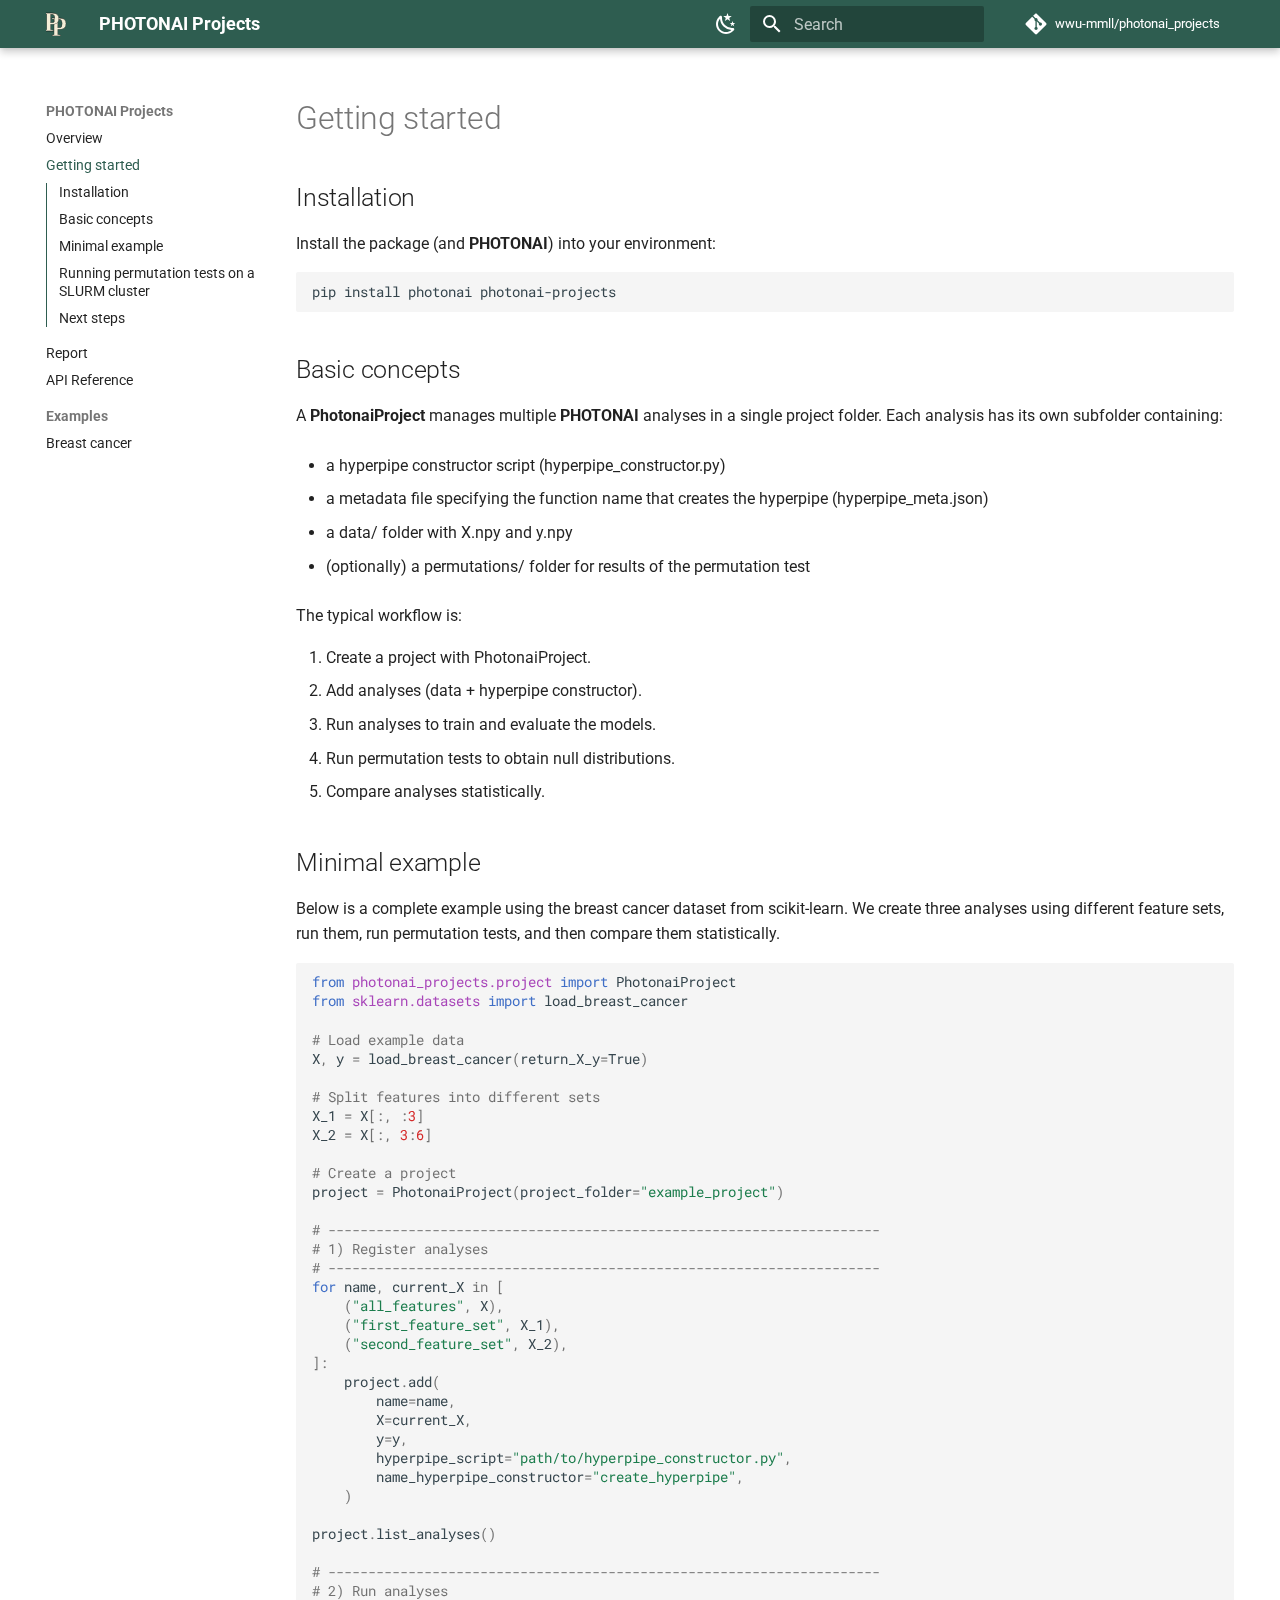
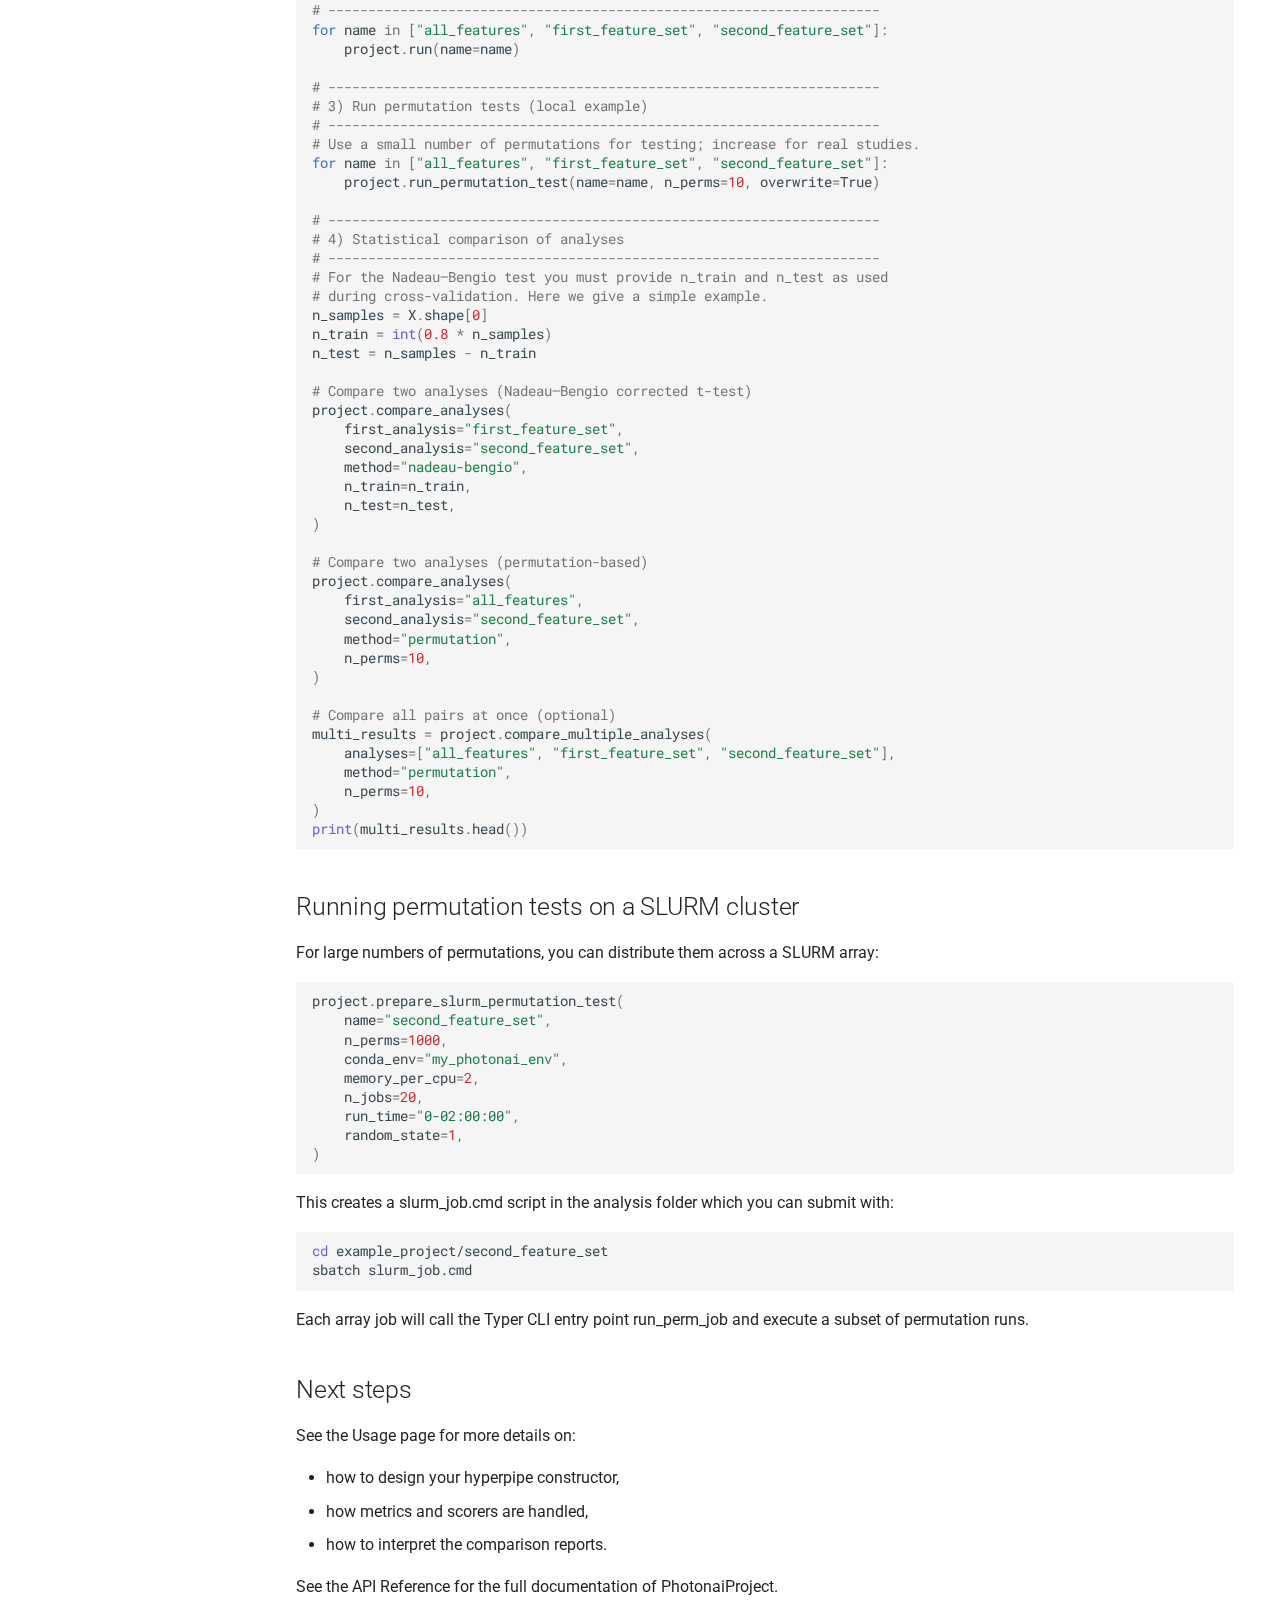
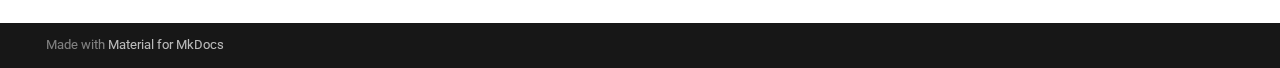
<file: getting-started/index.html>
<!doctype html>
<html lang="en" class="no-js">
  <head>
    
      <meta charset="utf-8">
      <meta name="viewport" content="width=device-width,initial-scale=1">
      
      
      
        <link rel="canonical" href="https://wwu-mmll.github.io/photonai_projects/getting-started/">
      
      
        <link rel="prev" href="..">
      
      
        <link rel="next" href="../report/">
      
      
        
      
      
      <link rel="icon" href="../images/favicon.svg">
      <meta name="generator" content="mkdocs-1.6.1, mkdocs-material-9.7.0">
    
    
      
        <title>Getting started - PHOTONAI Projects</title>
      
    
    
      <link rel="stylesheet" href="../assets/stylesheets/main.618322db.min.css">
      
        
        <link rel="stylesheet" href="../assets/stylesheets/palette.ab4e12ef.min.css">
      
      


    
    
      
    
    
      
        
        
        <link rel="preconnect" href="https://fonts.gstatic.com" crossorigin>
        <link rel="stylesheet" href="https://fonts.googleapis.com/css?family=Roboto:300,300i,400,400i,700,700i%7CRoboto+Mono:400,400i,700,700i&display=fallback">
        <style>:root{--md-text-font:"Roboto";--md-code-font:"Roboto Mono"}</style>
      
    
    
      <link rel="stylesheet" href="../assets/_mkdocstrings.css">
    
      <link rel="stylesheet" href="../stylesheets/pastel-theme.css">
    
    <script>__md_scope=new URL("..",location),__md_hash=e=>[...e].reduce(((e,_)=>(e<<5)-e+_.charCodeAt(0)),0),__md_get=(e,_=localStorage,t=__md_scope)=>JSON.parse(_.getItem(t.pathname+"."+e)),__md_set=(e,_,t=localStorage,a=__md_scope)=>{try{t.setItem(a.pathname+"."+e,JSON.stringify(_))}catch(e){}}</script>
    
      

    
    
  </head>
  
  
    
    
      
    
    
    
    
    <body dir="ltr" data-md-color-scheme="default" data-md-color-primary="custom" data-md-color-accent="custom">
  
    
    <input class="md-toggle" data-md-toggle="drawer" type="checkbox" id="__drawer" autocomplete="off">
    <input class="md-toggle" data-md-toggle="search" type="checkbox" id="__search" autocomplete="off">
    <label class="md-overlay" for="__drawer"></label>
    <div data-md-component="skip">
      
        
        <a href="#getting-started" class="md-skip">
          Skip to content
        </a>
      
    </div>
    <div data-md-component="announce">
      
    </div>
    
    
      

  

<header class="md-header md-header--shadow" data-md-component="header">
  <nav class="md-header__inner md-grid" aria-label="Header">
    <a href=".." title="PHOTONAI Projects" class="md-header__button md-logo" aria-label="PHOTONAI Projects" data-md-component="logo">
      
  <img src="../images/favicon.svg" alt="logo">

    </a>
    <label class="md-header__button md-icon" for="__drawer">
      
      <svg xmlns="http://www.w3.org/2000/svg" viewBox="0 0 24 24"><path d="M3 6h18v2H3zm0 5h18v2H3zm0 5h18v2H3z"/></svg>
    </label>
    <div class="md-header__title" data-md-component="header-title">
      <div class="md-header__ellipsis">
        <div class="md-header__topic">
          <span class="md-ellipsis">
            PHOTONAI Projects
          </span>
        </div>
        <div class="md-header__topic" data-md-component="header-topic">
          <span class="md-ellipsis">
            
              Getting started
            
          </span>
        </div>
      </div>
    </div>
    
      
        <form class="md-header__option" data-md-component="palette">
  
    
    
    
    <input class="md-option" data-md-color-media="" data-md-color-scheme="default" data-md-color-primary="custom" data-md-color-accent="custom"  aria-label="Switch to dark mode"  type="radio" name="__palette" id="__palette_0">
    
      <label class="md-header__button md-icon" title="Switch to dark mode" for="__palette_1" hidden>
        <svg xmlns="http://www.w3.org/2000/svg" viewBox="0 0 24 24"><path d="m17.75 4.09-2.53 1.94.91 3.06-2.63-1.81-2.63 1.81.91-3.06-2.53-1.94L12.44 4l1.06-3 1.06 3zm3.5 6.91-1.64 1.25.59 1.98-1.7-1.17-1.7 1.17.59-1.98L15.75 11l2.06-.05L18.5 9l.69 1.95zm-2.28 4.95c.83-.08 1.72 1.1 1.19 1.85-.32.45-.66.87-1.08 1.27C15.17 23 8.84 23 4.94 19.07c-3.91-3.9-3.91-10.24 0-14.14.4-.4.82-.76 1.27-1.08.75-.53 1.93.36 1.85 1.19-.27 2.86.69 5.83 2.89 8.02a9.96 9.96 0 0 0 8.02 2.89m-1.64 2.02a12.08 12.08 0 0 1-7.8-3.47c-2.17-2.19-3.33-5-3.49-7.82-2.81 3.14-2.7 7.96.31 10.98 3.02 3.01 7.84 3.12 10.98.31"/></svg>
      </label>
    
  
    
    
    
    <input class="md-option" data-md-color-media="" data-md-color-scheme="slate" data-md-color-primary="custom" data-md-color-accent="custom"  aria-label="Switch to light mode"  type="radio" name="__palette" id="__palette_1">
    
      <label class="md-header__button md-icon" title="Switch to light mode" for="__palette_0" hidden>
        <svg xmlns="http://www.w3.org/2000/svg" viewBox="0 0 24 24"><path d="M12 7a5 5 0 0 1 5 5 5 5 0 0 1-5 5 5 5 0 0 1-5-5 5 5 0 0 1 5-5m0 2a3 3 0 0 0-3 3 3 3 0 0 0 3 3 3 3 0 0 0 3-3 3 3 0 0 0-3-3m0-7 2.39 3.42C13.65 5.15 12.84 5 12 5s-1.65.15-2.39.42zM3.34 7l4.16-.35A7.2 7.2 0 0 0 5.94 8.5c-.44.74-.69 1.5-.83 2.29zm.02 10 1.76-3.77a7.131 7.131 0 0 0 2.38 4.14zM20.65 7l-1.77 3.79a7.02 7.02 0 0 0-2.38-4.15zm-.01 10-4.14.36c.59-.51 1.12-1.14 1.54-1.86.42-.73.69-1.5.83-2.29zM12 22l-2.41-3.44c.74.27 1.55.44 2.41.44.82 0 1.63-.17 2.37-.44z"/></svg>
      </label>
    
  
</form>
      
    
    
      <script>var palette=__md_get("__palette");if(palette&&palette.color){if("(prefers-color-scheme)"===palette.color.media){var media=matchMedia("(prefers-color-scheme: light)"),input=document.querySelector(media.matches?"[data-md-color-media='(prefers-color-scheme: light)']":"[data-md-color-media='(prefers-color-scheme: dark)']");palette.color.media=input.getAttribute("data-md-color-media"),palette.color.scheme=input.getAttribute("data-md-color-scheme"),palette.color.primary=input.getAttribute("data-md-color-primary"),palette.color.accent=input.getAttribute("data-md-color-accent")}for(var[key,value]of Object.entries(palette.color))document.body.setAttribute("data-md-color-"+key,value)}</script>
    
    
    
      
      
        <label class="md-header__button md-icon" for="__search">
          
          <svg xmlns="http://www.w3.org/2000/svg" viewBox="0 0 24 24"><path d="M9.5 3A6.5 6.5 0 0 1 16 9.5c0 1.61-.59 3.09-1.56 4.23l.27.27h.79l5 5-1.5 1.5-5-5v-.79l-.27-.27A6.52 6.52 0 0 1 9.5 16 6.5 6.5 0 0 1 3 9.5 6.5 6.5 0 0 1 9.5 3m0 2C7 5 5 7 5 9.5S7 14 9.5 14 14 12 14 9.5 12 5 9.5 5"/></svg>
        </label>
        <div class="md-search" data-md-component="search" role="dialog">
  <label class="md-search__overlay" for="__search"></label>
  <div class="md-search__inner" role="search">
    <form class="md-search__form" name="search">
      <input type="text" class="md-search__input" name="query" aria-label="Search" placeholder="Search" autocapitalize="off" autocorrect="off" autocomplete="off" spellcheck="false" data-md-component="search-query" required>
      <label class="md-search__icon md-icon" for="__search">
        
        <svg xmlns="http://www.w3.org/2000/svg" viewBox="0 0 24 24"><path d="M9.5 3A6.5 6.5 0 0 1 16 9.5c0 1.61-.59 3.09-1.56 4.23l.27.27h.79l5 5-1.5 1.5-5-5v-.79l-.27-.27A6.52 6.52 0 0 1 9.5 16 6.5 6.5 0 0 1 3 9.5 6.5 6.5 0 0 1 9.5 3m0 2C7 5 5 7 5 9.5S7 14 9.5 14 14 12 14 9.5 12 5 9.5 5"/></svg>
        
        <svg xmlns="http://www.w3.org/2000/svg" viewBox="0 0 24 24"><path d="M20 11v2H8l5.5 5.5-1.42 1.42L4.16 12l7.92-7.92L13.5 5.5 8 11z"/></svg>
      </label>
      <nav class="md-search__options" aria-label="Search">
        
        <button type="reset" class="md-search__icon md-icon" title="Clear" aria-label="Clear" tabindex="-1">
          
          <svg xmlns="http://www.w3.org/2000/svg" viewBox="0 0 24 24"><path d="M19 6.41 17.59 5 12 10.59 6.41 5 5 6.41 10.59 12 5 17.59 6.41 19 12 13.41 17.59 19 19 17.59 13.41 12z"/></svg>
        </button>
      </nav>
      
    </form>
    <div class="md-search__output">
      <div class="md-search__scrollwrap" tabindex="0" data-md-scrollfix>
        <div class="md-search-result" data-md-component="search-result">
          <div class="md-search-result__meta">
            Initializing search
          </div>
          <ol class="md-search-result__list" role="presentation"></ol>
        </div>
      </div>
    </div>
  </div>
</div>
      
    
    
      <div class="md-header__source">
        <a href="https://github.com/wwu-mmll/photonai_projects" title="Go to repository" class="md-source" data-md-component="source">
  <div class="md-source__icon md-icon">
    
    <svg xmlns="http://www.w3.org/2000/svg" viewBox="0 0 448 512"><!--! Font Awesome Free 7.1.0 by @fontawesome - https://fontawesome.com License - https://fontawesome.com/license/free (Icons: CC BY 4.0, Fonts: SIL OFL 1.1, Code: MIT License) Copyright 2025 Fonticons, Inc.--><path d="M439.6 236.1 244 40.5c-5.4-5.5-12.8-8.5-20.4-8.5s-15 3-20.4 8.4L162.5 81l51.5 51.5c27.1-9.1 52.7 16.8 43.4 43.7l49.7 49.7c34.2-11.8 61.2 31 35.5 56.7-26.5 26.5-70.2-2.9-56-37.3L240.3 199v121.9c25.3 12.5 22.3 41.8 9.1 55-6.4 6.4-15.2 10.1-24.3 10.1s-17.8-3.6-24.3-10.1c-17.6-17.6-11.1-46.9 11.2-56v-123c-20.8-8.5-24.6-30.7-18.6-45L142.6 101 8.5 235.1C3 240.6 0 247.9 0 255.5s3 15 8.5 20.4l195.6 195.7c5.4 5.4 12.7 8.4 20.4 8.4s15-3 20.4-8.4l194.7-194.7c5.4-5.4 8.4-12.8 8.4-20.4s-3-15-8.4-20.4"/></svg>
  </div>
  <div class="md-source__repository">
    wwu-mmll/photonai_projects
  </div>
</a>
      </div>
    
  </nav>
  
</header>
    
    <div class="md-container" data-md-component="container">
      
      
        
          
        
      
      <main class="md-main" data-md-component="main">
        <div class="md-main__inner md-grid">
          
            
              
              <div class="md-sidebar md-sidebar--primary" data-md-component="sidebar" data-md-type="navigation" >
                <div class="md-sidebar__scrollwrap">
                  <div class="md-sidebar__inner">
                    



  

<nav class="md-nav md-nav--primary md-nav--integrated" aria-label="Navigation" data-md-level="0">
  <label class="md-nav__title" for="__drawer">
    <a href=".." title="PHOTONAI Projects" class="md-nav__button md-logo" aria-label="PHOTONAI Projects" data-md-component="logo">
      
  <img src="../images/favicon.svg" alt="logo">

    </a>
    PHOTONAI Projects
  </label>
  
    <div class="md-nav__source">
      <a href="https://github.com/wwu-mmll/photonai_projects" title="Go to repository" class="md-source" data-md-component="source">
  <div class="md-source__icon md-icon">
    
    <svg xmlns="http://www.w3.org/2000/svg" viewBox="0 0 448 512"><!--! Font Awesome Free 7.1.0 by @fontawesome - https://fontawesome.com License - https://fontawesome.com/license/free (Icons: CC BY 4.0, Fonts: SIL OFL 1.1, Code: MIT License) Copyright 2025 Fonticons, Inc.--><path d="M439.6 236.1 244 40.5c-5.4-5.5-12.8-8.5-20.4-8.5s-15 3-20.4 8.4L162.5 81l51.5 51.5c27.1-9.1 52.7 16.8 43.4 43.7l49.7 49.7c34.2-11.8 61.2 31 35.5 56.7-26.5 26.5-70.2-2.9-56-37.3L240.3 199v121.9c25.3 12.5 22.3 41.8 9.1 55-6.4 6.4-15.2 10.1-24.3 10.1s-17.8-3.6-24.3-10.1c-17.6-17.6-11.1-46.9 11.2-56v-123c-20.8-8.5-24.6-30.7-18.6-45L142.6 101 8.5 235.1C3 240.6 0 247.9 0 255.5s3 15 8.5 20.4l195.6 195.7c5.4 5.4 12.7 8.4 20.4 8.4s15-3 20.4-8.4l194.7-194.7c5.4-5.4 8.4-12.8 8.4-20.4s-3-15-8.4-20.4"/></svg>
  </div>
  <div class="md-source__repository">
    wwu-mmll/photonai_projects
  </div>
</a>
    </div>
  
  <ul class="md-nav__list" data-md-scrollfix>
    
      
      
  
  
  
  
    <li class="md-nav__item">
      <a href=".." class="md-nav__link">
        
  
  
  <span class="md-ellipsis">
    
  
    Overview
  

    
  </span>
  
  

      </a>
    </li>
  

    
      
      
  
  
    
  
  
  
    <li class="md-nav__item md-nav__item--active">
      
      <input class="md-nav__toggle md-toggle" type="checkbox" id="__toc">
      
      
        
      
      
        <label class="md-nav__link md-nav__link--active" for="__toc">
          
  
  
  <span class="md-ellipsis">
    
  
    Getting started
  

    
  </span>
  
  

          <span class="md-nav__icon md-icon"></span>
        </label>
      
      <a href="./" class="md-nav__link md-nav__link--active">
        
  
  
  <span class="md-ellipsis">
    
  
    Getting started
  

    
  </span>
  
  

      </a>
      
        

<nav class="md-nav md-nav--secondary" aria-label="Table of contents">
  
  
  
    
  
  
    <label class="md-nav__title" for="__toc">
      <span class="md-nav__icon md-icon"></span>
      Table of contents
    </label>
    <ul class="md-nav__list" data-md-component="toc" data-md-scrollfix>
      
        <li class="md-nav__item">
  <a href="#installation" class="md-nav__link">
    <span class="md-ellipsis">
      
        Installation
      
    </span>
  </a>
  
</li>
      
        <li class="md-nav__item">
  <a href="#basic-concepts" class="md-nav__link">
    <span class="md-ellipsis">
      
        Basic concepts
      
    </span>
  </a>
  
</li>
      
        <li class="md-nav__item">
  <a href="#minimal-example" class="md-nav__link">
    <span class="md-ellipsis">
      
        Minimal example
      
    </span>
  </a>
  
</li>
      
        <li class="md-nav__item">
  <a href="#running-permutation-tests-on-a-slurm-cluster" class="md-nav__link">
    <span class="md-ellipsis">
      
        Running permutation tests on a SLURM cluster
      
    </span>
  </a>
  
</li>
      
        <li class="md-nav__item">
  <a href="#next-steps" class="md-nav__link">
    <span class="md-ellipsis">
      
        Next steps
      
    </span>
  </a>
  
</li>
      
    </ul>
  
</nav>
      
    </li>
  

    
      
      
  
  
  
  
    <li class="md-nav__item">
      <a href="../report/" class="md-nav__link">
        
  
  
  <span class="md-ellipsis">
    
  
    Report
  

    
  </span>
  
  

      </a>
    </li>
  

    
      
      
  
  
  
  
    <li class="md-nav__item">
      <a href="../api/" class="md-nav__link">
        
  
  
  <span class="md-ellipsis">
    
  
    API Reference
  

    
  </span>
  
  

      </a>
    </li>
  

    
      
      
  
  
  
  
    
    
    
    
      
        
        
      
    
    
    <li class="md-nav__item md-nav__item--section md-nav__item--nested">
      
        
        
        <input class="md-nav__toggle md-toggle " type="checkbox" id="__nav_5" >
        
          
          <label class="md-nav__link" for="__nav_5" id="__nav_5_label" tabindex="">
            
  
  
  <span class="md-ellipsis">
    
  
    Examples
  

    
  </span>
  
  

            <span class="md-nav__icon md-icon"></span>
          </label>
        
        <nav class="md-nav" data-md-level="1" aria-labelledby="__nav_5_label" aria-expanded="false">
          <label class="md-nav__title" for="__nav_5">
            <span class="md-nav__icon md-icon"></span>
            
  
    Examples
  

          </label>
          <ul class="md-nav__list" data-md-scrollfix>
            
              
                
  
  
  
  
    <li class="md-nav__item">
      <a href="../examples/breast-cancer/" class="md-nav__link">
        
  
  
  <span class="md-ellipsis">
    
  
    Breast cancer
  

    
  </span>
  
  

      </a>
    </li>
  

              
            
          </ul>
        </nav>
      
    </li>
  

    
  </ul>
</nav>
                  </div>
                </div>
              </div>
            
            
          
          
            <div class="md-content" data-md-component="content">
              
              <article class="md-content__inner md-typeset">
                
                  


  
  


<h1 id="getting-started">Getting started</h1>
<h2 id="installation">Installation</h2>
<p>Install the package (and <strong>PHOTONAI</strong>) into your environment:</p>
<div class="highlight"><pre><span></span><code>pip<span class="w"> </span>install<span class="w"> </span>photonai<span class="w"> </span>photonai-projects<span class="w"> </span>
</code></pre></div>
<h2 id="basic-concepts">Basic concepts</h2>
<p>A <strong>PhotonaiProject</strong> manages multiple <strong>PHOTONAI</strong> analyses in a single
project folder. Each analysis has its own subfolder containing:</p>
<ul>
<li>
<p>a hyperpipe constructor script (hyperpipe_constructor.py)</p>
</li>
<li>
<p>a metadata file specifying the function name that creates the hyperpipe (hyperpipe_meta.json)</p>
</li>
<li>
<p>a data/ folder with X.npy and y.npy</p>
</li>
<li>
<p>(optionally) a permutations/ folder for results of the permutation test</p>
</li>
</ul>
<p>The typical workflow is:</p>
<ol>
<li>Create a project with PhotonaiProject. </li>
<li>Add analyses (data + hyperpipe constructor). </li>
<li>Run analyses to train and evaluate the models. </li>
<li>Run permutation tests to obtain null distributions. </li>
<li>Compare analyses statistically.</li>
</ol>
<h2 id="minimal-example">Minimal example</h2>
<p>Below is a complete example using the breast cancer dataset from
scikit-learn. We create three analyses using different feature sets,
run them, run permutation tests, and then compare them statistically.</p>
<div class="highlight"><pre><span></span><code><span class="kn">from</span><span class="w"> </span><span class="nn">photonai_projects.project</span><span class="w"> </span><span class="kn">import</span> <span class="n">PhotonaiProject</span>
<span class="kn">from</span><span class="w"> </span><span class="nn">sklearn.datasets</span><span class="w"> </span><span class="kn">import</span> <span class="n">load_breast_cancer</span>

<span class="c1"># Load example data</span>
<span class="n">X</span><span class="p">,</span> <span class="n">y</span> <span class="o">=</span> <span class="n">load_breast_cancer</span><span class="p">(</span><span class="n">return_X_y</span><span class="o">=</span><span class="kc">True</span><span class="p">)</span>

<span class="c1"># Split features into different sets</span>
<span class="n">X_1</span> <span class="o">=</span> <span class="n">X</span><span class="p">[:,</span> <span class="p">:</span><span class="mi">3</span><span class="p">]</span>
<span class="n">X_2</span> <span class="o">=</span> <span class="n">X</span><span class="p">[:,</span> <span class="mi">3</span><span class="p">:</span><span class="mi">6</span><span class="p">]</span>

<span class="c1"># Create a project</span>
<span class="n">project</span> <span class="o">=</span> <span class="n">PhotonaiProject</span><span class="p">(</span><span class="n">project_folder</span><span class="o">=</span><span class="s2">&quot;example_project&quot;</span><span class="p">)</span>

<span class="c1"># ---------------------------------------------------------------------</span>
<span class="c1"># 1) Register analyses</span>
<span class="c1"># ---------------------------------------------------------------------</span>
<span class="k">for</span> <span class="n">name</span><span class="p">,</span> <span class="n">current_X</span> <span class="ow">in</span> <span class="p">[</span>
    <span class="p">(</span><span class="s2">&quot;all_features&quot;</span><span class="p">,</span> <span class="n">X</span><span class="p">),</span>
    <span class="p">(</span><span class="s2">&quot;first_feature_set&quot;</span><span class="p">,</span> <span class="n">X_1</span><span class="p">),</span>
    <span class="p">(</span><span class="s2">&quot;second_feature_set&quot;</span><span class="p">,</span> <span class="n">X_2</span><span class="p">),</span>
<span class="p">]:</span>
    <span class="n">project</span><span class="o">.</span><span class="n">add</span><span class="p">(</span>
        <span class="n">name</span><span class="o">=</span><span class="n">name</span><span class="p">,</span>
        <span class="n">X</span><span class="o">=</span><span class="n">current_X</span><span class="p">,</span>
        <span class="n">y</span><span class="o">=</span><span class="n">y</span><span class="p">,</span>
        <span class="n">hyperpipe_script</span><span class="o">=</span><span class="s2">&quot;path/to/hyperpipe_constructor.py&quot;</span><span class="p">,</span>
        <span class="n">name_hyperpipe_constructor</span><span class="o">=</span><span class="s2">&quot;create_hyperpipe&quot;</span><span class="p">,</span>
    <span class="p">)</span>

<span class="n">project</span><span class="o">.</span><span class="n">list_analyses</span><span class="p">()</span>

<span class="c1"># ---------------------------------------------------------------------</span>
<span class="c1"># 2) Run analyses</span>
<span class="c1"># ---------------------------------------------------------------------</span>
<span class="k">for</span> <span class="n">name</span> <span class="ow">in</span> <span class="p">[</span><span class="s2">&quot;all_features&quot;</span><span class="p">,</span> <span class="s2">&quot;first_feature_set&quot;</span><span class="p">,</span> <span class="s2">&quot;second_feature_set&quot;</span><span class="p">]:</span>
    <span class="n">project</span><span class="o">.</span><span class="n">run</span><span class="p">(</span><span class="n">name</span><span class="o">=</span><span class="n">name</span><span class="p">)</span>

<span class="c1"># ---------------------------------------------------------------------</span>
<span class="c1"># 3) Run permutation tests (local example)</span>
<span class="c1"># ---------------------------------------------------------------------</span>
<span class="c1"># Use a small number of permutations for testing; increase for real studies.</span>
<span class="k">for</span> <span class="n">name</span> <span class="ow">in</span> <span class="p">[</span><span class="s2">&quot;all_features&quot;</span><span class="p">,</span> <span class="s2">&quot;first_feature_set&quot;</span><span class="p">,</span> <span class="s2">&quot;second_feature_set&quot;</span><span class="p">]:</span>
    <span class="n">project</span><span class="o">.</span><span class="n">run_permutation_test</span><span class="p">(</span><span class="n">name</span><span class="o">=</span><span class="n">name</span><span class="p">,</span> <span class="n">n_perms</span><span class="o">=</span><span class="mi">10</span><span class="p">,</span> <span class="n">overwrite</span><span class="o">=</span><span class="kc">True</span><span class="p">)</span>

<span class="c1"># ---------------------------------------------------------------------</span>
<span class="c1"># 4) Statistical comparison of analyses</span>
<span class="c1"># ---------------------------------------------------------------------</span>
<span class="c1"># For the Nadeau–Bengio test you must provide n_train and n_test as used</span>
<span class="c1"># during cross-validation. Here we give a simple example.</span>
<span class="n">n_samples</span> <span class="o">=</span> <span class="n">X</span><span class="o">.</span><span class="n">shape</span><span class="p">[</span><span class="mi">0</span><span class="p">]</span>
<span class="n">n_train</span> <span class="o">=</span> <span class="nb">int</span><span class="p">(</span><span class="mf">0.8</span> <span class="o">*</span> <span class="n">n_samples</span><span class="p">)</span>
<span class="n">n_test</span> <span class="o">=</span> <span class="n">n_samples</span> <span class="o">-</span> <span class="n">n_train</span>

<span class="c1"># Compare two analyses (Nadeau–Bengio corrected t-test)</span>
<span class="n">project</span><span class="o">.</span><span class="n">compare_analyses</span><span class="p">(</span>
    <span class="n">first_analysis</span><span class="o">=</span><span class="s2">&quot;first_feature_set&quot;</span><span class="p">,</span>
    <span class="n">second_analysis</span><span class="o">=</span><span class="s2">&quot;second_feature_set&quot;</span><span class="p">,</span>
    <span class="n">method</span><span class="o">=</span><span class="s2">&quot;nadeau-bengio&quot;</span><span class="p">,</span>
    <span class="n">n_train</span><span class="o">=</span><span class="n">n_train</span><span class="p">,</span>
    <span class="n">n_test</span><span class="o">=</span><span class="n">n_test</span><span class="p">,</span>
<span class="p">)</span>

<span class="c1"># Compare two analyses (permutation-based)</span>
<span class="n">project</span><span class="o">.</span><span class="n">compare_analyses</span><span class="p">(</span>
    <span class="n">first_analysis</span><span class="o">=</span><span class="s2">&quot;all_features&quot;</span><span class="p">,</span>
    <span class="n">second_analysis</span><span class="o">=</span><span class="s2">&quot;second_feature_set&quot;</span><span class="p">,</span>
    <span class="n">method</span><span class="o">=</span><span class="s2">&quot;permutation&quot;</span><span class="p">,</span>
    <span class="n">n_perms</span><span class="o">=</span><span class="mi">10</span><span class="p">,</span>
<span class="p">)</span>

<span class="c1"># Compare all pairs at once (optional)</span>
<span class="n">multi_results</span> <span class="o">=</span> <span class="n">project</span><span class="o">.</span><span class="n">compare_multiple_analyses</span><span class="p">(</span>
    <span class="n">analyses</span><span class="o">=</span><span class="p">[</span><span class="s2">&quot;all_features&quot;</span><span class="p">,</span> <span class="s2">&quot;first_feature_set&quot;</span><span class="p">,</span> <span class="s2">&quot;second_feature_set&quot;</span><span class="p">],</span>
    <span class="n">method</span><span class="o">=</span><span class="s2">&quot;permutation&quot;</span><span class="p">,</span>
    <span class="n">n_perms</span><span class="o">=</span><span class="mi">10</span><span class="p">,</span>
<span class="p">)</span>
<span class="nb">print</span><span class="p">(</span><span class="n">multi_results</span><span class="o">.</span><span class="n">head</span><span class="p">())</span>
</code></pre></div>
<h2 id="running-permutation-tests-on-a-slurm-cluster">Running permutation tests on a SLURM cluster</h2>
<p>For large numbers of permutations, you can distribute them across a
SLURM array:</p>
<div class="highlight"><pre><span></span><code><span class="n">project</span><span class="o">.</span><span class="n">prepare_slurm_permutation_test</span><span class="p">(</span>
    <span class="n">name</span><span class="o">=</span><span class="s2">&quot;second_feature_set&quot;</span><span class="p">,</span>
    <span class="n">n_perms</span><span class="o">=</span><span class="mi">1000</span><span class="p">,</span>
    <span class="n">conda_env</span><span class="o">=</span><span class="s2">&quot;my_photonai_env&quot;</span><span class="p">,</span>
    <span class="n">memory_per_cpu</span><span class="o">=</span><span class="mi">2</span><span class="p">,</span>
    <span class="n">n_jobs</span><span class="o">=</span><span class="mi">20</span><span class="p">,</span>
    <span class="n">run_time</span><span class="o">=</span><span class="s2">&quot;0-02:00:00&quot;</span><span class="p">,</span>
    <span class="n">random_state</span><span class="o">=</span><span class="mi">1</span><span class="p">,</span>
<span class="p">)</span>
</code></pre></div>
<p>This creates a slurm_job.cmd script in the analysis folder which you
can submit with:</p>
<div class="highlight"><pre><span></span><code><span class="nb">cd</span><span class="w"> </span>example_project/second_feature_set
sbatch<span class="w"> </span>slurm_job.cmd
</code></pre></div>
<p>Each array job will call the Typer CLI entry point run_perm_job and
execute a subset of permutation runs.</p>
<h2 id="next-steps">Next steps</h2>
<p>See the Usage page for more details on:</p>
<ul>
<li>how to design your hyperpipe constructor, </li>
<li>how metrics and scorers are handled, </li>
<li>how to interpret the comparison reports.</li>
</ul>
<p>See the API Reference for the full documentation of PhotonaiProject.</p>












                
              </article>
            </div>
          
          
<script>var target=document.getElementById(location.hash.slice(1));target&&target.name&&(target.checked=target.name.startsWith("__tabbed_"))</script>
        </div>
        
      </main>
      
        <footer class="md-footer">
  
  <div class="md-footer-meta md-typeset">
    <div class="md-footer-meta__inner md-grid">
      <div class="md-copyright">
  
  
    Made with
    <a href="https://squidfunk.github.io/mkdocs-material/" target="_blank" rel="noopener">
      Material for MkDocs
    </a>
  
</div>
      
    </div>
  </div>
</footer>
      
    </div>
    <div class="md-dialog" data-md-component="dialog">
      <div class="md-dialog__inner md-typeset"></div>
    </div>
    
    
    
      
      
      <script id="__config" type="application/json">{"annotate": null, "base": "..", "features": ["navigation.sections", "toc.integrate"], "search": "../assets/javascripts/workers/search.7a47a382.min.js", "tags": null, "translations": {"clipboard.copied": "Copied to clipboard", "clipboard.copy": "Copy to clipboard", "search.result.more.one": "1 more on this page", "search.result.more.other": "# more on this page", "search.result.none": "No matching documents", "search.result.one": "1 matching document", "search.result.other": "# matching documents", "search.result.placeholder": "Type to start searching", "search.result.term.missing": "Missing", "select.version": "Select version"}, "version": null}</script>
    
    
      <script src="../assets/javascripts/bundle.e71a0d61.min.js"></script>
      
    
  </body>
</html>
</file>
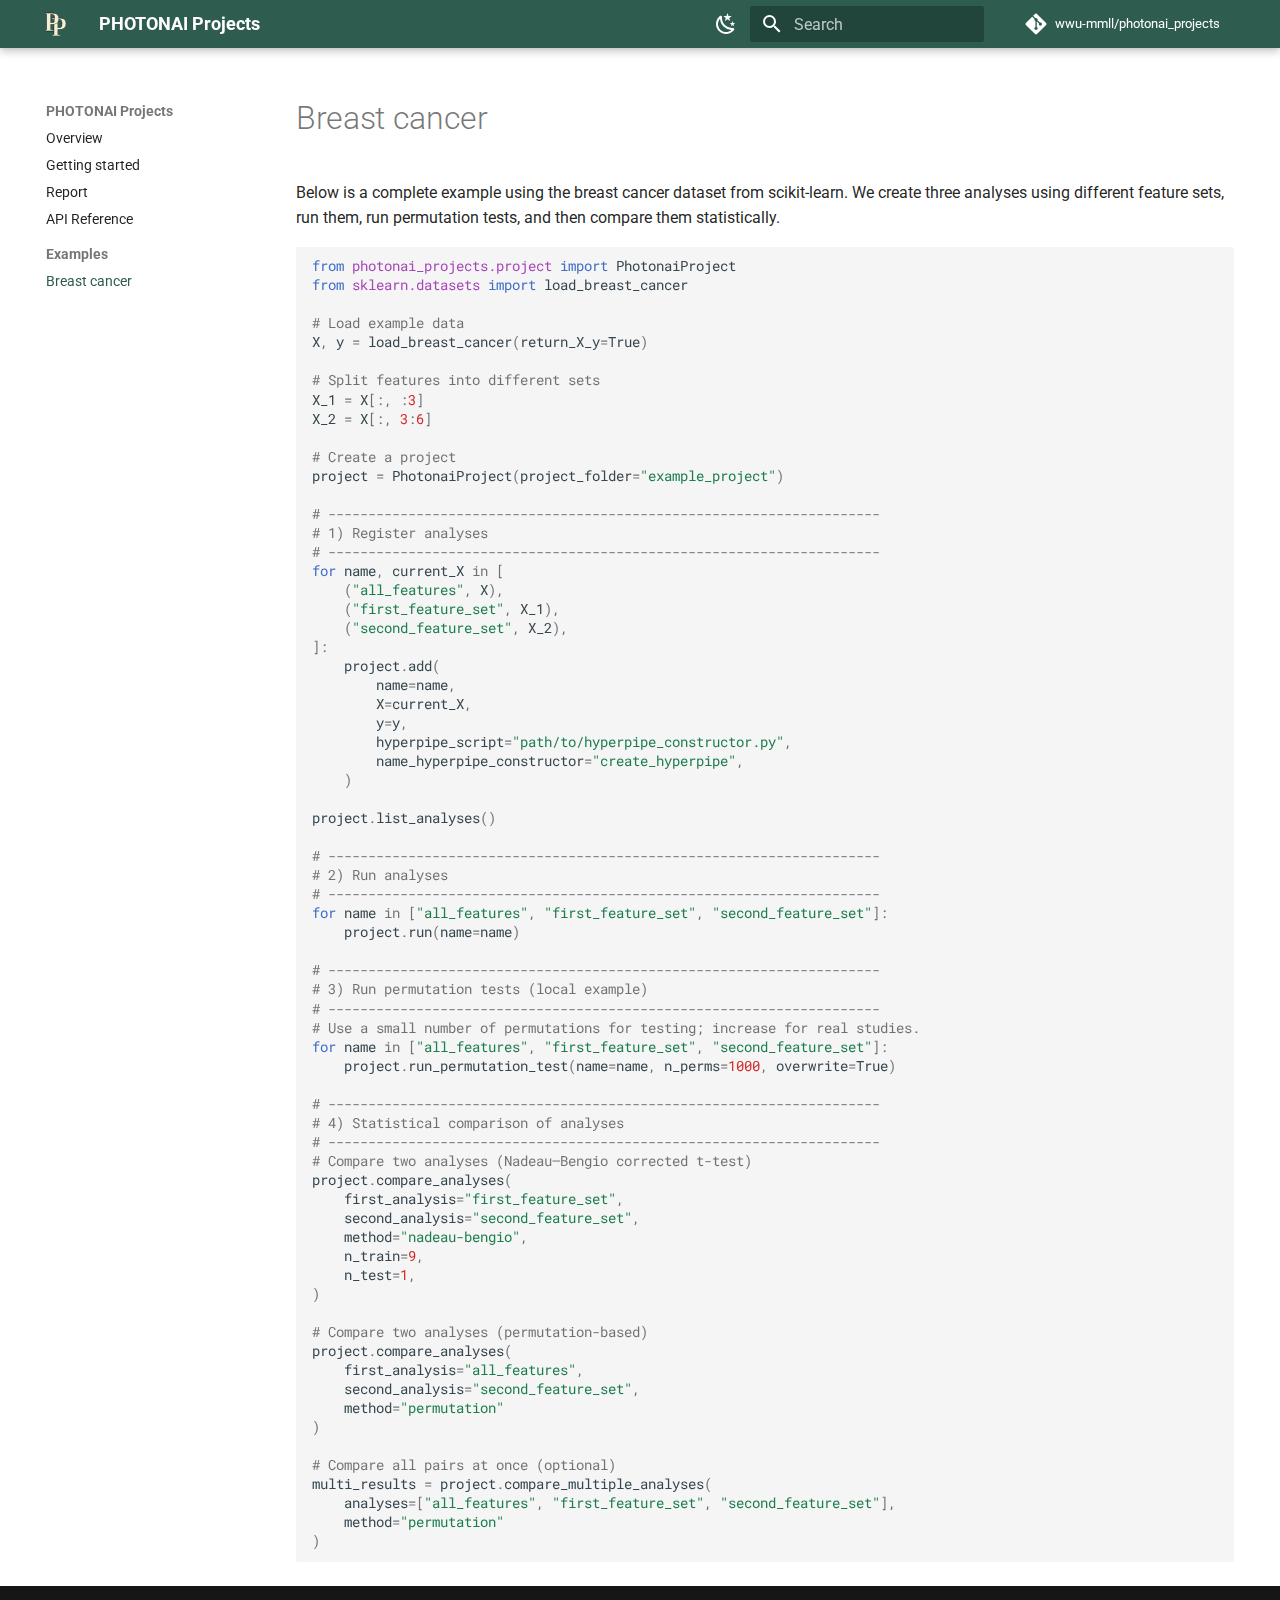
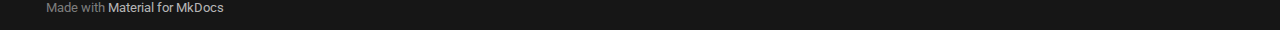
<file: examples/breast-cancer/index.html>
<!doctype html>
<html lang="en" class="no-js">
  <head>
    
      <meta charset="utf-8">
      <meta name="viewport" content="width=device-width,initial-scale=1">
      
      
      
        <link rel="canonical" href="https://wwu-mmll.github.io/photonai_projects/examples/breast-cancer/">
      
      
        <link rel="prev" href="../../api/">
      
      
      
        
      
      
      <link rel="icon" href="../../images/favicon.svg">
      <meta name="generator" content="mkdocs-1.6.1, mkdocs-material-9.7.0">
    
    
      
        <title>Breast cancer - PHOTONAI Projects</title>
      
    
    
      <link rel="stylesheet" href="../../assets/stylesheets/main.618322db.min.css">
      
        
        <link rel="stylesheet" href="../../assets/stylesheets/palette.ab4e12ef.min.css">
      
      


    
    
      
    
    
      
        
        
        <link rel="preconnect" href="https://fonts.gstatic.com" crossorigin>
        <link rel="stylesheet" href="https://fonts.googleapis.com/css?family=Roboto:300,300i,400,400i,700,700i%7CRoboto+Mono:400,400i,700,700i&display=fallback">
        <style>:root{--md-text-font:"Roboto";--md-code-font:"Roboto Mono"}</style>
      
    
    
      <link rel="stylesheet" href="../../assets/_mkdocstrings.css">
    
      <link rel="stylesheet" href="../../stylesheets/pastel-theme.css">
    
    <script>__md_scope=new URL("../..",location),__md_hash=e=>[...e].reduce(((e,_)=>(e<<5)-e+_.charCodeAt(0)),0),__md_get=(e,_=localStorage,t=__md_scope)=>JSON.parse(_.getItem(t.pathname+"."+e)),__md_set=(e,_,t=localStorage,a=__md_scope)=>{try{t.setItem(a.pathname+"."+e,JSON.stringify(_))}catch(e){}}</script>
    
      

    
    
  </head>
  
  
    
    
      
    
    
    
    
    <body dir="ltr" data-md-color-scheme="default" data-md-color-primary="custom" data-md-color-accent="custom">
  
    
    <input class="md-toggle" data-md-toggle="drawer" type="checkbox" id="__drawer" autocomplete="off">
    <input class="md-toggle" data-md-toggle="search" type="checkbox" id="__search" autocomplete="off">
    <label class="md-overlay" for="__drawer"></label>
    <div data-md-component="skip">
      
    </div>
    <div data-md-component="announce">
      
    </div>
    
    
      

  

<header class="md-header md-header--shadow" data-md-component="header">
  <nav class="md-header__inner md-grid" aria-label="Header">
    <a href="../.." title="PHOTONAI Projects" class="md-header__button md-logo" aria-label="PHOTONAI Projects" data-md-component="logo">
      
  <img src="../../images/favicon.svg" alt="logo">

    </a>
    <label class="md-header__button md-icon" for="__drawer">
      
      <svg xmlns="http://www.w3.org/2000/svg" viewBox="0 0 24 24"><path d="M3 6h18v2H3zm0 5h18v2H3zm0 5h18v2H3z"/></svg>
    </label>
    <div class="md-header__title" data-md-component="header-title">
      <div class="md-header__ellipsis">
        <div class="md-header__topic">
          <span class="md-ellipsis">
            PHOTONAI Projects
          </span>
        </div>
        <div class="md-header__topic" data-md-component="header-topic">
          <span class="md-ellipsis">
            
              Breast cancer
            
          </span>
        </div>
      </div>
    </div>
    
      
        <form class="md-header__option" data-md-component="palette">
  
    
    
    
    <input class="md-option" data-md-color-media="" data-md-color-scheme="default" data-md-color-primary="custom" data-md-color-accent="custom"  aria-label="Switch to dark mode"  type="radio" name="__palette" id="__palette_0">
    
      <label class="md-header__button md-icon" title="Switch to dark mode" for="__palette_1" hidden>
        <svg xmlns="http://www.w3.org/2000/svg" viewBox="0 0 24 24"><path d="m17.75 4.09-2.53 1.94.91 3.06-2.63-1.81-2.63 1.81.91-3.06-2.53-1.94L12.44 4l1.06-3 1.06 3zm3.5 6.91-1.64 1.25.59 1.98-1.7-1.17-1.7 1.17.59-1.98L15.75 11l2.06-.05L18.5 9l.69 1.95zm-2.28 4.95c.83-.08 1.72 1.1 1.19 1.85-.32.45-.66.87-1.08 1.27C15.17 23 8.84 23 4.94 19.07c-3.91-3.9-3.91-10.24 0-14.14.4-.4.82-.76 1.27-1.08.75-.53 1.93.36 1.85 1.19-.27 2.86.69 5.83 2.89 8.02a9.96 9.96 0 0 0 8.02 2.89m-1.64 2.02a12.08 12.08 0 0 1-7.8-3.47c-2.17-2.19-3.33-5-3.49-7.82-2.81 3.14-2.7 7.96.31 10.98 3.02 3.01 7.84 3.12 10.98.31"/></svg>
      </label>
    
  
    
    
    
    <input class="md-option" data-md-color-media="" data-md-color-scheme="slate" data-md-color-primary="custom" data-md-color-accent="custom"  aria-label="Switch to light mode"  type="radio" name="__palette" id="__palette_1">
    
      <label class="md-header__button md-icon" title="Switch to light mode" for="__palette_0" hidden>
        <svg xmlns="http://www.w3.org/2000/svg" viewBox="0 0 24 24"><path d="M12 7a5 5 0 0 1 5 5 5 5 0 0 1-5 5 5 5 0 0 1-5-5 5 5 0 0 1 5-5m0 2a3 3 0 0 0-3 3 3 3 0 0 0 3 3 3 3 0 0 0 3-3 3 3 0 0 0-3-3m0-7 2.39 3.42C13.65 5.15 12.84 5 12 5s-1.65.15-2.39.42zM3.34 7l4.16-.35A7.2 7.2 0 0 0 5.94 8.5c-.44.74-.69 1.5-.83 2.29zm.02 10 1.76-3.77a7.131 7.131 0 0 0 2.38 4.14zM20.65 7l-1.77 3.79a7.02 7.02 0 0 0-2.38-4.15zm-.01 10-4.14.36c.59-.51 1.12-1.14 1.54-1.86.42-.73.69-1.5.83-2.29zM12 22l-2.41-3.44c.74.27 1.55.44 2.41.44.82 0 1.63-.17 2.37-.44z"/></svg>
      </label>
    
  
</form>
      
    
    
      <script>var palette=__md_get("__palette");if(palette&&palette.color){if("(prefers-color-scheme)"===palette.color.media){var media=matchMedia("(prefers-color-scheme: light)"),input=document.querySelector(media.matches?"[data-md-color-media='(prefers-color-scheme: light)']":"[data-md-color-media='(prefers-color-scheme: dark)']");palette.color.media=input.getAttribute("data-md-color-media"),palette.color.scheme=input.getAttribute("data-md-color-scheme"),palette.color.primary=input.getAttribute("data-md-color-primary"),palette.color.accent=input.getAttribute("data-md-color-accent")}for(var[key,value]of Object.entries(palette.color))document.body.setAttribute("data-md-color-"+key,value)}</script>
    
    
    
      
      
        <label class="md-header__button md-icon" for="__search">
          
          <svg xmlns="http://www.w3.org/2000/svg" viewBox="0 0 24 24"><path d="M9.5 3A6.5 6.5 0 0 1 16 9.5c0 1.61-.59 3.09-1.56 4.23l.27.27h.79l5 5-1.5 1.5-5-5v-.79l-.27-.27A6.52 6.52 0 0 1 9.5 16 6.5 6.5 0 0 1 3 9.5 6.5 6.5 0 0 1 9.5 3m0 2C7 5 5 7 5 9.5S7 14 9.5 14 14 12 14 9.5 12 5 9.5 5"/></svg>
        </label>
        <div class="md-search" data-md-component="search" role="dialog">
  <label class="md-search__overlay" for="__search"></label>
  <div class="md-search__inner" role="search">
    <form class="md-search__form" name="search">
      <input type="text" class="md-search__input" name="query" aria-label="Search" placeholder="Search" autocapitalize="off" autocorrect="off" autocomplete="off" spellcheck="false" data-md-component="search-query" required>
      <label class="md-search__icon md-icon" for="__search">
        
        <svg xmlns="http://www.w3.org/2000/svg" viewBox="0 0 24 24"><path d="M9.5 3A6.5 6.5 0 0 1 16 9.5c0 1.61-.59 3.09-1.56 4.23l.27.27h.79l5 5-1.5 1.5-5-5v-.79l-.27-.27A6.52 6.52 0 0 1 9.5 16 6.5 6.5 0 0 1 3 9.5 6.5 6.5 0 0 1 9.5 3m0 2C7 5 5 7 5 9.5S7 14 9.5 14 14 12 14 9.5 12 5 9.5 5"/></svg>
        
        <svg xmlns="http://www.w3.org/2000/svg" viewBox="0 0 24 24"><path d="M20 11v2H8l5.5 5.5-1.42 1.42L4.16 12l7.92-7.92L13.5 5.5 8 11z"/></svg>
      </label>
      <nav class="md-search__options" aria-label="Search">
        
        <button type="reset" class="md-search__icon md-icon" title="Clear" aria-label="Clear" tabindex="-1">
          
          <svg xmlns="http://www.w3.org/2000/svg" viewBox="0 0 24 24"><path d="M19 6.41 17.59 5 12 10.59 6.41 5 5 6.41 10.59 12 5 17.59 6.41 19 12 13.41 17.59 19 19 17.59 13.41 12z"/></svg>
        </button>
      </nav>
      
    </form>
    <div class="md-search__output">
      <div class="md-search__scrollwrap" tabindex="0" data-md-scrollfix>
        <div class="md-search-result" data-md-component="search-result">
          <div class="md-search-result__meta">
            Initializing search
          </div>
          <ol class="md-search-result__list" role="presentation"></ol>
        </div>
      </div>
    </div>
  </div>
</div>
      
    
    
      <div class="md-header__source">
        <a href="https://github.com/wwu-mmll/photonai_projects" title="Go to repository" class="md-source" data-md-component="source">
  <div class="md-source__icon md-icon">
    
    <svg xmlns="http://www.w3.org/2000/svg" viewBox="0 0 448 512"><!--! Font Awesome Free 7.1.0 by @fontawesome - https://fontawesome.com License - https://fontawesome.com/license/free (Icons: CC BY 4.0, Fonts: SIL OFL 1.1, Code: MIT License) Copyright 2025 Fonticons, Inc.--><path d="M439.6 236.1 244 40.5c-5.4-5.5-12.8-8.5-20.4-8.5s-15 3-20.4 8.4L162.5 81l51.5 51.5c27.1-9.1 52.7 16.8 43.4 43.7l49.7 49.7c34.2-11.8 61.2 31 35.5 56.7-26.5 26.5-70.2-2.9-56-37.3L240.3 199v121.9c25.3 12.5 22.3 41.8 9.1 55-6.4 6.4-15.2 10.1-24.3 10.1s-17.8-3.6-24.3-10.1c-17.6-17.6-11.1-46.9 11.2-56v-123c-20.8-8.5-24.6-30.7-18.6-45L142.6 101 8.5 235.1C3 240.6 0 247.9 0 255.5s3 15 8.5 20.4l195.6 195.7c5.4 5.4 12.7 8.4 20.4 8.4s15-3 20.4-8.4l194.7-194.7c5.4-5.4 8.4-12.8 8.4-20.4s-3-15-8.4-20.4"/></svg>
  </div>
  <div class="md-source__repository">
    wwu-mmll/photonai_projects
  </div>
</a>
      </div>
    
  </nav>
  
</header>
    
    <div class="md-container" data-md-component="container">
      
      
        
          
        
      
      <main class="md-main" data-md-component="main">
        <div class="md-main__inner md-grid">
          
            
              
              <div class="md-sidebar md-sidebar--primary" data-md-component="sidebar" data-md-type="navigation" >
                <div class="md-sidebar__scrollwrap">
                  <div class="md-sidebar__inner">
                    



  

<nav class="md-nav md-nav--primary md-nav--integrated" aria-label="Navigation" data-md-level="0">
  <label class="md-nav__title" for="__drawer">
    <a href="../.." title="PHOTONAI Projects" class="md-nav__button md-logo" aria-label="PHOTONAI Projects" data-md-component="logo">
      
  <img src="../../images/favicon.svg" alt="logo">

    </a>
    PHOTONAI Projects
  </label>
  
    <div class="md-nav__source">
      <a href="https://github.com/wwu-mmll/photonai_projects" title="Go to repository" class="md-source" data-md-component="source">
  <div class="md-source__icon md-icon">
    
    <svg xmlns="http://www.w3.org/2000/svg" viewBox="0 0 448 512"><!--! Font Awesome Free 7.1.0 by @fontawesome - https://fontawesome.com License - https://fontawesome.com/license/free (Icons: CC BY 4.0, Fonts: SIL OFL 1.1, Code: MIT License) Copyright 2025 Fonticons, Inc.--><path d="M439.6 236.1 244 40.5c-5.4-5.5-12.8-8.5-20.4-8.5s-15 3-20.4 8.4L162.5 81l51.5 51.5c27.1-9.1 52.7 16.8 43.4 43.7l49.7 49.7c34.2-11.8 61.2 31 35.5 56.7-26.5 26.5-70.2-2.9-56-37.3L240.3 199v121.9c25.3 12.5 22.3 41.8 9.1 55-6.4 6.4-15.2 10.1-24.3 10.1s-17.8-3.6-24.3-10.1c-17.6-17.6-11.1-46.9 11.2-56v-123c-20.8-8.5-24.6-30.7-18.6-45L142.6 101 8.5 235.1C3 240.6 0 247.9 0 255.5s3 15 8.5 20.4l195.6 195.7c5.4 5.4 12.7 8.4 20.4 8.4s15-3 20.4-8.4l194.7-194.7c5.4-5.4 8.4-12.8 8.4-20.4s-3-15-8.4-20.4"/></svg>
  </div>
  <div class="md-source__repository">
    wwu-mmll/photonai_projects
  </div>
</a>
    </div>
  
  <ul class="md-nav__list" data-md-scrollfix>
    
      
      
  
  
  
  
    <li class="md-nav__item">
      <a href="../.." class="md-nav__link">
        
  
  
  <span class="md-ellipsis">
    
  
    Overview
  

    
  </span>
  
  

      </a>
    </li>
  

    
      
      
  
  
  
  
    <li class="md-nav__item">
      <a href="../../getting-started/" class="md-nav__link">
        
  
  
  <span class="md-ellipsis">
    
  
    Getting started
  

    
  </span>
  
  

      </a>
    </li>
  

    
      
      
  
  
  
  
    <li class="md-nav__item">
      <a href="../../report/" class="md-nav__link">
        
  
  
  <span class="md-ellipsis">
    
  
    Report
  

    
  </span>
  
  

      </a>
    </li>
  

    
      
      
  
  
  
  
    <li class="md-nav__item">
      <a href="../../api/" class="md-nav__link">
        
  
  
  <span class="md-ellipsis">
    
  
    API Reference
  

    
  </span>
  
  

      </a>
    </li>
  

    
      
      
  
  
    
  
  
  
    
    
    
    
      
        
        
      
    
    
    <li class="md-nav__item md-nav__item--active md-nav__item--section md-nav__item--nested">
      
        
        
        <input class="md-nav__toggle md-toggle " type="checkbox" id="__nav_5" checked>
        
          
          <label class="md-nav__link" for="__nav_5" id="__nav_5_label" tabindex="">
            
  
  
  <span class="md-ellipsis">
    
  
    Examples
  

    
  </span>
  
  

            <span class="md-nav__icon md-icon"></span>
          </label>
        
        <nav class="md-nav" data-md-level="1" aria-labelledby="__nav_5_label" aria-expanded="true">
          <label class="md-nav__title" for="__nav_5">
            <span class="md-nav__icon md-icon"></span>
            
  
    Examples
  

          </label>
          <ul class="md-nav__list" data-md-scrollfix>
            
              
                
  
  
    
  
  
  
    <li class="md-nav__item md-nav__item--active">
      
      <input class="md-nav__toggle md-toggle" type="checkbox" id="__toc">
      
      
      
      <a href="./" class="md-nav__link md-nav__link--active">
        
  
  
  <span class="md-ellipsis">
    
  
    Breast cancer
  

    
  </span>
  
  

      </a>
      
    </li>
  

              
            
          </ul>
        </nav>
      
    </li>
  

    
  </ul>
</nav>
                  </div>
                </div>
              </div>
            
            
          
          
            <div class="md-content" data-md-component="content">
              
              <article class="md-content__inner md-typeset">
                
                  


  
  


  <h1>Breast cancer</h1>

<p>Below is a complete example using the breast cancer dataset from
scikit-learn. We create three analyses using different feature sets,
run them, run permutation tests, and then compare them statistically.</p>
<div class="highlight"><pre><span></span><code><span class="kn">from</span><span class="w"> </span><span class="nn">photonai_projects.project</span><span class="w"> </span><span class="kn">import</span> <span class="n">PhotonaiProject</span>
<span class="kn">from</span><span class="w"> </span><span class="nn">sklearn.datasets</span><span class="w"> </span><span class="kn">import</span> <span class="n">load_breast_cancer</span>

<span class="c1"># Load example data</span>
<span class="n">X</span><span class="p">,</span> <span class="n">y</span> <span class="o">=</span> <span class="n">load_breast_cancer</span><span class="p">(</span><span class="n">return_X_y</span><span class="o">=</span><span class="kc">True</span><span class="p">)</span>

<span class="c1"># Split features into different sets</span>
<span class="n">X_1</span> <span class="o">=</span> <span class="n">X</span><span class="p">[:,</span> <span class="p">:</span><span class="mi">3</span><span class="p">]</span>
<span class="n">X_2</span> <span class="o">=</span> <span class="n">X</span><span class="p">[:,</span> <span class="mi">3</span><span class="p">:</span><span class="mi">6</span><span class="p">]</span>

<span class="c1"># Create a project</span>
<span class="n">project</span> <span class="o">=</span> <span class="n">PhotonaiProject</span><span class="p">(</span><span class="n">project_folder</span><span class="o">=</span><span class="s2">&quot;example_project&quot;</span><span class="p">)</span>

<span class="c1"># ---------------------------------------------------------------------</span>
<span class="c1"># 1) Register analyses</span>
<span class="c1"># ---------------------------------------------------------------------</span>
<span class="k">for</span> <span class="n">name</span><span class="p">,</span> <span class="n">current_X</span> <span class="ow">in</span> <span class="p">[</span>
    <span class="p">(</span><span class="s2">&quot;all_features&quot;</span><span class="p">,</span> <span class="n">X</span><span class="p">),</span>
    <span class="p">(</span><span class="s2">&quot;first_feature_set&quot;</span><span class="p">,</span> <span class="n">X_1</span><span class="p">),</span>
    <span class="p">(</span><span class="s2">&quot;second_feature_set&quot;</span><span class="p">,</span> <span class="n">X_2</span><span class="p">),</span>
<span class="p">]:</span>
    <span class="n">project</span><span class="o">.</span><span class="n">add</span><span class="p">(</span>
        <span class="n">name</span><span class="o">=</span><span class="n">name</span><span class="p">,</span>
        <span class="n">X</span><span class="o">=</span><span class="n">current_X</span><span class="p">,</span>
        <span class="n">y</span><span class="o">=</span><span class="n">y</span><span class="p">,</span>
        <span class="n">hyperpipe_script</span><span class="o">=</span><span class="s2">&quot;path/to/hyperpipe_constructor.py&quot;</span><span class="p">,</span>
        <span class="n">name_hyperpipe_constructor</span><span class="o">=</span><span class="s2">&quot;create_hyperpipe&quot;</span><span class="p">,</span>
    <span class="p">)</span>

<span class="n">project</span><span class="o">.</span><span class="n">list_analyses</span><span class="p">()</span>

<span class="c1"># ---------------------------------------------------------------------</span>
<span class="c1"># 2) Run analyses</span>
<span class="c1"># ---------------------------------------------------------------------</span>
<span class="k">for</span> <span class="n">name</span> <span class="ow">in</span> <span class="p">[</span><span class="s2">&quot;all_features&quot;</span><span class="p">,</span> <span class="s2">&quot;first_feature_set&quot;</span><span class="p">,</span> <span class="s2">&quot;second_feature_set&quot;</span><span class="p">]:</span>
    <span class="n">project</span><span class="o">.</span><span class="n">run</span><span class="p">(</span><span class="n">name</span><span class="o">=</span><span class="n">name</span><span class="p">)</span>

<span class="c1"># ---------------------------------------------------------------------</span>
<span class="c1"># 3) Run permutation tests (local example)</span>
<span class="c1"># ---------------------------------------------------------------------</span>
<span class="c1"># Use a small number of permutations for testing; increase for real studies.</span>
<span class="k">for</span> <span class="n">name</span> <span class="ow">in</span> <span class="p">[</span><span class="s2">&quot;all_features&quot;</span><span class="p">,</span> <span class="s2">&quot;first_feature_set&quot;</span><span class="p">,</span> <span class="s2">&quot;second_feature_set&quot;</span><span class="p">]:</span>
    <span class="n">project</span><span class="o">.</span><span class="n">run_permutation_test</span><span class="p">(</span><span class="n">name</span><span class="o">=</span><span class="n">name</span><span class="p">,</span> <span class="n">n_perms</span><span class="o">=</span><span class="mi">1000</span><span class="p">,</span> <span class="n">overwrite</span><span class="o">=</span><span class="kc">True</span><span class="p">)</span>

<span class="c1"># ---------------------------------------------------------------------</span>
<span class="c1"># 4) Statistical comparison of analyses</span>
<span class="c1"># ---------------------------------------------------------------------</span>
<span class="c1"># Compare two analyses (Nadeau–Bengio corrected t-test)</span>
<span class="n">project</span><span class="o">.</span><span class="n">compare_analyses</span><span class="p">(</span>
    <span class="n">first_analysis</span><span class="o">=</span><span class="s2">&quot;first_feature_set&quot;</span><span class="p">,</span>
    <span class="n">second_analysis</span><span class="o">=</span><span class="s2">&quot;second_feature_set&quot;</span><span class="p">,</span>
    <span class="n">method</span><span class="o">=</span><span class="s2">&quot;nadeau-bengio&quot;</span><span class="p">,</span>
    <span class="n">n_train</span><span class="o">=</span><span class="mi">9</span><span class="p">,</span>
    <span class="n">n_test</span><span class="o">=</span><span class="mi">1</span><span class="p">,</span>
<span class="p">)</span>

<span class="c1"># Compare two analyses (permutation-based)</span>
<span class="n">project</span><span class="o">.</span><span class="n">compare_analyses</span><span class="p">(</span>
    <span class="n">first_analysis</span><span class="o">=</span><span class="s2">&quot;all_features&quot;</span><span class="p">,</span>
    <span class="n">second_analysis</span><span class="o">=</span><span class="s2">&quot;second_feature_set&quot;</span><span class="p">,</span>
    <span class="n">method</span><span class="o">=</span><span class="s2">&quot;permutation&quot;</span>
<span class="p">)</span>

<span class="c1"># Compare all pairs at once (optional)</span>
<span class="n">multi_results</span> <span class="o">=</span> <span class="n">project</span><span class="o">.</span><span class="n">compare_multiple_analyses</span><span class="p">(</span>
    <span class="n">analyses</span><span class="o">=</span><span class="p">[</span><span class="s2">&quot;all_features&quot;</span><span class="p">,</span> <span class="s2">&quot;first_feature_set&quot;</span><span class="p">,</span> <span class="s2">&quot;second_feature_set&quot;</span><span class="p">],</span>
    <span class="n">method</span><span class="o">=</span><span class="s2">&quot;permutation&quot;</span>
<span class="p">)</span>
</code></pre></div>












                
              </article>
            </div>
          
          
<script>var target=document.getElementById(location.hash.slice(1));target&&target.name&&(target.checked=target.name.startsWith("__tabbed_"))</script>
        </div>
        
      </main>
      
        <footer class="md-footer">
  
  <div class="md-footer-meta md-typeset">
    <div class="md-footer-meta__inner md-grid">
      <div class="md-copyright">
  
  
    Made with
    <a href="https://squidfunk.github.io/mkdocs-material/" target="_blank" rel="noopener">
      Material for MkDocs
    </a>
  
</div>
      
    </div>
  </div>
</footer>
      
    </div>
    <div class="md-dialog" data-md-component="dialog">
      <div class="md-dialog__inner md-typeset"></div>
    </div>
    
    
    
      
      
      <script id="__config" type="application/json">{"annotate": null, "base": "../..", "features": ["navigation.sections", "toc.integrate"], "search": "../../assets/javascripts/workers/search.7a47a382.min.js", "tags": null, "translations": {"clipboard.copied": "Copied to clipboard", "clipboard.copy": "Copy to clipboard", "search.result.more.one": "1 more on this page", "search.result.more.other": "# more on this page", "search.result.none": "No matching documents", "search.result.one": "1 matching document", "search.result.other": "# matching documents", "search.result.placeholder": "Type to start searching", "search.result.term.missing": "Missing", "select.version": "Select version"}, "version": null}</script>
    
    
      <script src="../../assets/javascripts/bundle.e71a0d61.min.js"></script>
      
    
  </body>
</html>
</file>
<file: assets/_mkdocstrings.css>
/* Avoid breaking parameter names, etc. in table cells. */
.doc-contents td code {
  word-break: normal !important;
}

/* No line break before first paragraph of descriptions. */
.doc-md-description,
.doc-md-description>p:first-child {
  display: inline;
}

/* No text transformation from Material for MkDocs for H5 headings. */
.md-typeset h5 .doc-object-name {
  text-transform: none;
}

/* Max width for docstring sections tables. */
.doc .md-typeset__table,
.doc .md-typeset__table table {
  display: table !important;
  width: 100%;
}

.doc .md-typeset__table tr {
  display: table-row;
}

/* Defaults in Spacy table style. */
.doc-param-default,
.doc-type_param-default {
  float: right;
}

/* Parameter headings must be inline, not blocks. */
.doc-heading-parameter,
.doc-heading-type_parameter {
  display: inline;
}

/* Default font size for parameter headings. */
.md-typeset .doc-heading-parameter {
  font-size: inherit;
}

/* Prefer space on the right, not the left of parameter permalinks. */
.doc-heading-parameter .headerlink,
.doc-heading-type_parameter .headerlink {
  margin-left: 0 !important;
  margin-right: 0.2rem;
}

/* Backward-compatibility: docstring section titles in bold. */
.doc-section-title {
  font-weight: bold;
}

/* Backlinks crumb separator. */
.doc-backlink-crumb {
  display: inline-flex;
  gap: .2rem;
  white-space: nowrap;
  align-items: center;
  vertical-align: middle;
}
.doc-backlink-crumb:not(:first-child)::before {
  background-color: var(--md-default-fg-color--lighter);
  content: "";
  display: inline;
  height: 1rem;
  --md-path-icon: url('data:image/svg+xml;charset=utf-8,<svg xmlns="http://www.w3.org/2000/svg" viewBox="0 0 24 24"><path d="M8.59 16.58 13.17 12 8.59 7.41 10 6l6 6-6 6z"/></svg>');
  -webkit-mask-image: var(--md-path-icon);
  mask-image: var(--md-path-icon);
  width: 1rem;
}
.doc-backlink-crumb.last {
  font-weight: bold;
}

/* Symbols in Navigation and ToC. */
:root, :host,
[data-md-color-scheme="default"] {
  --doc-symbol-parameter-fg-color: #df50af;
  --doc-symbol-type_parameter-fg-color: #df50af;
  --doc-symbol-attribute-fg-color: #953800;
  --doc-symbol-function-fg-color: #8250df;
  --doc-symbol-method-fg-color: #8250df;
  --doc-symbol-class-fg-color: #0550ae;
  --doc-symbol-type_alias-fg-color: #0550ae;
  --doc-symbol-module-fg-color: #5cad0f;

  --doc-symbol-parameter-bg-color: #df50af1a;
  --doc-symbol-type_parameter-bg-color: #df50af1a;
  --doc-symbol-attribute-bg-color: #9538001a;
  --doc-symbol-function-bg-color: #8250df1a;
  --doc-symbol-method-bg-color: #8250df1a;
  --doc-symbol-class-bg-color: #0550ae1a;
  --doc-symbol-type_alias-bg-color: #0550ae1a;
  --doc-symbol-module-bg-color: #5cad0f1a;
}

[data-md-color-scheme="slate"] {
  --doc-symbol-parameter-fg-color: #ffa8cc;
  --doc-symbol-type_parameter-fg-color: #ffa8cc;
  --doc-symbol-attribute-fg-color: #ffa657;
  --doc-symbol-function-fg-color: #d2a8ff;
  --doc-symbol-method-fg-color: #d2a8ff;
  --doc-symbol-class-fg-color: #79c0ff;
  --doc-symbol-type_alias-fg-color: #79c0ff;
  --doc-symbol-module-fg-color: #baff79;

  --doc-symbol-parameter-bg-color: #ffa8cc1a;
  --doc-symbol-type_parameter-bg-color: #ffa8cc1a;
  --doc-symbol-attribute-bg-color: #ffa6571a;
  --doc-symbol-function-bg-color: #d2a8ff1a;
  --doc-symbol-method-bg-color: #d2a8ff1a;
  --doc-symbol-class-bg-color: #79c0ff1a;
  --doc-symbol-type_alias-bg-color: #79c0ff1a;
  --doc-symbol-module-bg-color: #baff791a;
}

code.doc-symbol {
  border-radius: .1rem;
  font-size: .85em;
  padding: 0 .3em;
  font-weight: bold;
}

code.doc-symbol-parameter,
a code.doc-symbol-parameter {
  color: var(--doc-symbol-parameter-fg-color);
  background-color: var(--doc-symbol-parameter-bg-color);
}

code.doc-symbol-parameter::after {
  content: "param";
}

code.doc-symbol-type_parameter,
a code.doc-symbol-type_parameter {
  color: var(--doc-symbol-type_parameter-fg-color);
  background-color: var(--doc-symbol-type_parameter-bg-color);
}

code.doc-symbol-type_parameter::after {
  content: "type-param";
}

code.doc-symbol-attribute,
a code.doc-symbol-attribute {
  color: var(--doc-symbol-attribute-fg-color);
  background-color: var(--doc-symbol-attribute-bg-color);
}

code.doc-symbol-attribute::after {
  content: "attr";
}

code.doc-symbol-function,
a code.doc-symbol-function {
  color: var(--doc-symbol-function-fg-color);
  background-color: var(--doc-symbol-function-bg-color);
}

code.doc-symbol-function::after {
  content: "func";
}

code.doc-symbol-method,
a code.doc-symbol-method {
  color: var(--doc-symbol-method-fg-color);
  background-color: var(--doc-symbol-method-bg-color);
}

code.doc-symbol-method::after {
  content: "meth";
}

code.doc-symbol-class,
a code.doc-symbol-class {
  color: var(--doc-symbol-class-fg-color);
  background-color: var(--doc-symbol-class-bg-color);
}

code.doc-symbol-class::after {
  content: "class";
}


code.doc-symbol-type_alias,
a code.doc-symbol-type_alias {
  color: var(--doc-symbol-type_alias-fg-color);
  background-color: var(--doc-symbol-type_alias-bg-color);
}

code.doc-symbol-type_alias::after {
  content: "type";
}

code.doc-symbol-module,
a code.doc-symbol-module {
  color: var(--doc-symbol-module-fg-color);
  background-color: var(--doc-symbol-module-bg-color);
}

code.doc-symbol-module::after {
  content: "mod";
}

.doc-signature .autorefs {
  color: inherit;
  border-bottom: 1px dotted currentcolor;
}

/* Source code blocks (admonitions). */
:root {
  --md-admonition-icon--mkdocstrings-source: url('data:image/svg+xml;charset=utf-8,<svg xmlns="http://www.w3.org/2000/svg" viewBox="0 0 24 24"><path d="M15.22 4.97a.75.75 0 0 1 1.06 0l6.5 6.5a.75.75 0 0 1 0 1.06l-6.5 6.5a.749.749 0 0 1-1.275-.326.75.75 0 0 1 .215-.734L21.19 12l-5.97-5.97a.75.75 0 0 1 0-1.06m-6.44 0a.75.75 0 0 1 0 1.06L2.81 12l5.97 5.97a.749.749 0 0 1-.326 1.275.75.75 0 0 1-.734-.215l-6.5-6.5a.75.75 0 0 1 0-1.06l6.5-6.5a.75.75 0 0 1 1.06 0"/></svg>')
}
.md-typeset .admonition.mkdocstrings-source,
.md-typeset details.mkdocstrings-source {
  border: none;
  padding: 0;
}
.md-typeset .admonition.mkdocstrings-source:focus-within,
.md-typeset details.mkdocstrings-source:focus-within {
  box-shadow: none;
}
.md-typeset .mkdocstrings-source > .admonition-title,
.md-typeset .mkdocstrings-source > summary {
  background-color: inherit;
}
.md-typeset .mkdocstrings-source > .admonition-title::before,
.md-typeset .mkdocstrings-source > summary::before {
  background-color: var(--md-default-fg-color);
  -webkit-mask-image: var(--md-admonition-icon--mkdocstrings-source);
          mask-image: var(--md-admonition-icon--mkdocstrings-source);
}
</file>
<file: stylesheets/pastel-theme.css>
/* ---------------------------------------------------------
   Light mode: pastel palette + deep green primary
--------------------------------------------------------- */
:root {
  /* Deep green primary (buttons, header, links) */
  --md-primary-fg-color: #2e5d50;
  --md-primary-fg-color--light: #4f7d70;
  --md-primary-fg-color--dark: #1e3f35;

  /* Pastel teal accent (highlights, focus, active elements) */
  --md-accent-fg-color: #9ad4c2;
  --md-accent-fg-color--transparent: rgba(154, 212, 194, 0.2);

  /* Pastel background tones */
  --md-default-bg-color: #fafcff;           /* very soft off-white */
  --md-default-fg-color: #2e3c42;
  --md-default-fg-color--light: #5d6d74;

  /* Code blocks (soft grey background) */
  --md-code-bg-color: #f3f6f8;
  --md-code-fg-color: #2a3a3f;
}

/* ---------------------------------------------------------
   Dark mode: deep pine green + muted pastel highlights
--------------------------------------------------------- */
/* -----------------------------
   Dark mode custom background
------------------------------*/
[data-md-color-scheme="slate"] {
  --md-default-bg-color: #1e2624;
  --md-default-fg-color: #e2ebe8;

  --md-primary-fg-color: #2e5d50;      /* your dark green */
  --md-accent-fg-color: #9ad4c2;       /* pastel teal */

  --md-code-bg-color: #23302e;
  --md-code-fg-color: #eaf6f3;
}
</file>
<file: assets/stylesheets/main.618322db.min.css>
@charset "UTF-8";html{-webkit-text-size-adjust:none;-moz-text-size-adjust:none;text-size-adjust:none;box-sizing:border-box}*,:after,:before{box-sizing:inherit}@media (prefers-reduced-motion){*,:after,:before{transition:none!important}}body{margin:0}a,button,input,label{-webkit-tap-highlight-color:transparent}a{color:inherit;text-decoration:none}hr{border:0;box-sizing:initial;display:block;height:.05rem;overflow:visible;padding:0}small{font-size:80%}sub,sup{line-height:1em}img{border-style:none}table{border-collapse:initial;border-spacing:0}td,th{font-weight:400;vertical-align:top}button{background:#0000;border:0;font-family:inherit;font-size:inherit;margin:0;padding:0}input{border:0;outline:none}:root{--md-primary-fg-color:#4051b5;--md-primary-fg-color--light:#5d6cc0;--md-primary-fg-color--dark:#303fa1;--md-primary-bg-color:#fff;--md-primary-bg-color--light:#ffffffb3;--md-accent-fg-color:#526cfe;--md-accent-fg-color--transparent:#526cfe1a;--md-accent-bg-color:#fff;--md-accent-bg-color--light:#ffffffb3}[data-md-color-scheme=default]{color-scheme:light}[data-md-color-scheme=default] img[src$="#gh-dark-mode-only"],[data-md-color-scheme=default] img[src$="#only-dark"]{display:none}:root,[data-md-color-scheme=default]{--md-hue:225deg;--md-default-fg-color:#000000de;--md-default-fg-color--light:#0000008a;--md-default-fg-color--lighter:#00000052;--md-default-fg-color--lightest:#00000012;--md-default-bg-color:#fff;--md-default-bg-color--light:#ffffffb3;--md-default-bg-color--lighter:#ffffff4d;--md-default-bg-color--lightest:#ffffff1f;--md-code-fg-color:#36464e;--md-code-bg-color:#f5f5f5;--md-code-bg-color--light:#f5f5f5b3;--md-code-bg-color--lighter:#f5f5f54d;--md-code-hl-color:#4287ff;--md-code-hl-color--light:#4287ff1a;--md-code-hl-number-color:#d52a2a;--md-code-hl-special-color:#db1457;--md-code-hl-function-color:#a846b9;--md-code-hl-constant-color:#6e59d9;--md-code-hl-keyword-color:#3f6ec6;--md-code-hl-string-color:#1c7d4d;--md-code-hl-name-color:var(--md-code-fg-color);--md-code-hl-operator-color:var(--md-default-fg-color--light);--md-code-hl-punctuation-color:var(--md-default-fg-color--light);--md-code-hl-comment-color:var(--md-default-fg-color--light);--md-code-hl-generic-color:var(--md-default-fg-color--light);--md-code-hl-variable-color:var(--md-default-fg-color--light);--md-typeset-color:var(--md-default-fg-color);--md-typeset-a-color:var(--md-primary-fg-color);--md-typeset-del-color:#f5503d26;--md-typeset-ins-color:#0bd57026;--md-typeset-kbd-color:#fafafa;--md-typeset-kbd-accent-color:#fff;--md-typeset-kbd-border-color:#b8b8b8;--md-typeset-mark-color:#ffff0080;--md-typeset-table-color:#0000001f;--md-typeset-table-color--light:rgba(0,0,0,.035);--md-admonition-fg-color:var(--md-default-fg-color);--md-admonition-bg-color:var(--md-default-bg-color);--md-warning-fg-color:#000000de;--md-warning-bg-color:#ff9;--md-footer-fg-color:#fff;--md-footer-fg-color--light:#ffffffb3;--md-footer-fg-color--lighter:#ffffff73;--md-footer-bg-color:#000000de;--md-footer-bg-color--dark:#00000052;--md-shadow-z1:0 0.2rem 0.5rem #0000000d,0 0 0.05rem #0000001a;--md-shadow-z2:0 0.2rem 0.5rem #0000001a,0 0 0.05rem #00000040;--md-shadow-z3:0 0.2rem 0.5rem #0003,0 0 0.05rem #00000059}.md-icon svg{fill:currentcolor;display:block;height:1.2rem;width:1.2rem}body{-webkit-font-smoothing:antialiased;-moz-osx-font-smoothing:grayscale;--md-text-font-family:var(--md-text-font,_),-apple-system,BlinkMacSystemFont,Helvetica,Arial,sans-serif;--md-code-font-family:var(--md-code-font,_),SFMono-Regular,Consolas,Menlo,monospace}aside,body,input{font-feature-settings:"kern","liga";color:var(--md-typeset-color);font-family:var(--md-text-font-family)}code,kbd,pre{font-feature-settings:"kern";font-family:var(--md-code-font-family)}:root{--md-typeset-table-sort-icon:url('data:image/svg+xml;charset=utf-8,<svg xmlns="http://www.w3.org/2000/svg" viewBox="0 0 24 24"><path d="m18 21-4-4h3V7h-3l4-4 4 4h-3v10h3M2 19v-2h10v2M2 13v-2h7v2M2 7V5h4v2z"/></svg>');--md-typeset-table-sort-icon--asc:url('data:image/svg+xml;charset=utf-8,<svg xmlns="http://www.w3.org/2000/svg" viewBox="0 0 24 24"><path d="M19 17h3l-4 4-4-4h3V3h2M2 17h10v2H2M6 5v2H2V5m0 6h7v2H2z"/></svg>');--md-typeset-table-sort-icon--desc:url('data:image/svg+xml;charset=utf-8,<svg xmlns="http://www.w3.org/2000/svg" viewBox="0 0 24 24"><path d="M19 7h3l-4-4-4 4h3v14h2M2 17h10v2H2M6 5v2H2V5m0 6h7v2H2z"/></svg>')}.md-typeset{-webkit-print-color-adjust:exact;color-adjust:exact;font-size:.8rem;line-height:1.6;overflow-wrap:break-word}@media print{.md-typeset{font-size:.68rem}}.md-typeset blockquote,.md-typeset dl,.md-typeset figure,.md-typeset ol,.md-typeset pre,.md-typeset ul{margin-bottom:1em;margin-top:1em}.md-typeset h1{color:var(--md-default-fg-color--light);font-size:2em;line-height:1.3;margin:0 0 1.25em}.md-typeset h1,.md-typeset h2{font-weight:300;letter-spacing:-.01em}.md-typeset h2{font-size:1.5625em;line-height:1.4;margin:1.6em 0 .64em}.md-typeset h3{font-size:1.25em;font-weight:400;letter-spacing:-.01em;line-height:1.5;margin:1.6em 0 .8em}.md-typeset h2+h3{margin-top:.8em}.md-typeset h4{font-weight:700;letter-spacing:-.01em;margin:1em 0}.md-typeset h5,.md-typeset h6{color:var(--md-default-fg-color--light);font-size:.8em;font-weight:700;letter-spacing:-.01em;margin:1.25em 0}.md-typeset h5{text-transform:uppercase}.md-typeset h5 code{text-transform:none}.md-typeset hr{border-bottom:.05rem solid var(--md-default-fg-color--lightest);display:flow-root;margin:1.5em 0}.md-typeset a{color:var(--md-typeset-a-color);word-break:break-word}.md-typeset a,.md-typeset a:before{transition:color 125ms}.md-typeset a:focus,.md-typeset a:hover{color:var(--md-accent-fg-color)}.md-typeset a:focus code,.md-typeset a:hover code{background-color:var(--md-accent-fg-color--transparent);color:var(--md-accent-fg-color)}.md-typeset a code{color:var(--md-typeset-a-color)}.md-typeset a.focus-visible{outline-color:var(--md-accent-fg-color);outline-offset:.2rem}.md-typeset code,.md-typeset kbd,.md-typeset pre{color:var(--md-code-fg-color);direction:ltr;font-variant-ligatures:none;transition:background-color 125ms}@media print{.md-typeset code,.md-typeset kbd,.md-typeset pre{white-space:pre-wrap}}.md-typeset code{background-color:var(--md-code-bg-color);border-radius:.1rem;-webkit-box-decoration-break:clone;box-decoration-break:clone;font-size:.85em;padding:0 .2941176471em;transition:color 125ms,background-color 125ms;word-break:break-word}.md-typeset code:not(.focus-visible){-webkit-tap-highlight-color:transparent;outline:none}.md-typeset pre{display:flow-root;line-height:1.4;position:relative}.md-typeset pre>code{-webkit-box-decoration-break:slice;box-decoration-break:slice;box-shadow:none;display:block;margin:0;outline-color:var(--md-accent-fg-color);overflow:auto;padding:.7720588235em 1.1764705882em;scrollbar-color:var(--md-default-fg-color--lighter) #0000;scrollbar-width:thin;touch-action:auto;word-break:normal}.md-typeset pre>code:hover{scrollbar-color:var(--md-accent-fg-color) #0000}.md-typeset pre>code::-webkit-scrollbar{height:.2rem;width:.2rem}.md-typeset pre>code::-webkit-scrollbar-thumb{background-color:var(--md-default-fg-color--lighter)}.md-typeset pre>code::-webkit-scrollbar-thumb:hover{background-color:var(--md-accent-fg-color)}.md-typeset kbd{background-color:var(--md-typeset-kbd-color);border-radius:.1rem;box-shadow:0 .1rem 0 .05rem var(--md-typeset-kbd-border-color),0 .1rem 0 var(--md-typeset-kbd-border-color),0 -.1rem .2rem var(--md-typeset-kbd-accent-color) inset;color:var(--md-default-fg-color);display:inline-block;font-size:.75em;padding:0 .6666666667em;vertical-align:text-top;word-break:break-word}.md-typeset mark{background-color:var(--md-typeset-mark-color);-webkit-box-decoration-break:clone;box-decoration-break:clone;color:inherit;word-break:break-word}.md-typeset abbr{cursor:help;text-decoration:none}.md-typeset [data-preview],.md-typeset abbr{border-bottom:.05rem dotted var(--md-default-fg-color--light)}.md-typeset small{opacity:.75}[dir=ltr] .md-typeset sub,[dir=ltr] .md-typeset sup{margin-left:.078125em}[dir=rtl] .md-typeset sub,[dir=rtl] .md-typeset sup{margin-right:.078125em}[dir=ltr] .md-typeset blockquote{padding-left:.6rem}[dir=rtl] .md-typeset blockquote{padding-right:.6rem}[dir=ltr] .md-typeset blockquote{border-left:.2rem solid var(--md-default-fg-color--lighter)}[dir=rtl] .md-typeset blockquote{border-right:.2rem solid var(--md-default-fg-color--lighter)}.md-typeset blockquote{color:var(--md-default-fg-color--light);margin-left:0;margin-right:0}.md-typeset ul{list-style-type:disc}.md-typeset ul[type]{list-style-type:revert-layer}[dir=ltr] .md-typeset ol,[dir=ltr] .md-typeset ul{margin-left:.625em}[dir=rtl] .md-typeset ol,[dir=rtl] .md-typeset ul{margin-right:.625em}.md-typeset ol,.md-typeset ul{padding:0}.md-typeset ol:not([hidden]),.md-typeset ul:not([hidden]){display:flow-root}.md-typeset ol ol,.md-typeset ul ol{list-style-type:lower-alpha}.md-typeset ol ol ol,.md-typeset ul ol ol{list-style-type:lower-roman}.md-typeset ol ol ol ol,.md-typeset ul ol ol ol{list-style-type:upper-alpha}.md-typeset ol ol ol ol ol,.md-typeset ul ol ol ol ol{list-style-type:upper-roman}.md-typeset ol[type],.md-typeset ul[type]{list-style-type:revert-layer}[dir=ltr] .md-typeset ol li,[dir=ltr] .md-typeset ul li{margin-left:1.25em}[dir=rtl] .md-typeset ol li,[dir=rtl] .md-typeset ul li{margin-right:1.25em}.md-typeset ol li,.md-typeset ul li{margin-bottom:.5em}.md-typeset ol li blockquote,.md-typeset ol li p,.md-typeset ul li blockquote,.md-typeset ul li p{margin:.5em 0}.md-typeset ol li:last-child,.md-typeset ul li:last-child{margin-bottom:0}[dir=ltr] .md-typeset ol li ol,[dir=ltr] .md-typeset ol li ul,[dir=ltr] .md-typeset ul li ol,[dir=ltr] .md-typeset ul li ul{margin-left:.625em}[dir=rtl] .md-typeset ol li ol,[dir=rtl] .md-typeset ol li ul,[dir=rtl] .md-typeset ul li ol,[dir=rtl] .md-typeset ul li ul{margin-right:.625em}.md-typeset ol li ol,.md-typeset ol li ul,.md-typeset ul li ol,.md-typeset ul li ul{margin-bottom:.5em;margin-top:.5em}[dir=ltr] .md-typeset dd{margin-left:1.875em}[dir=rtl] .md-typeset dd{margin-right:1.875em}.md-typeset dd{margin-bottom:1.5em;margin-top:1em}.md-typeset img,.md-typeset svg,.md-typeset video{height:auto;max-width:100%}.md-typeset img[align=left]{margin:1em 1em 1em 0}.md-typeset img[align=right]{margin:1em 0 1em 1em}.md-typeset img[align]:only-child{margin-top:0}.md-typeset figure{display:flow-root;margin:1em auto;max-width:100%;text-align:center;width:fit-content}.md-typeset figure img{display:block;margin:0 auto}.md-typeset figcaption{font-style:italic;margin:1em auto;max-width:24rem}.md-typeset iframe{max-width:100%}.md-typeset table:not([class]){background-color:var(--md-default-bg-color);border:.05rem solid var(--md-typeset-table-color);border-radius:.1rem;display:inline-block;font-size:.64rem;max-width:100%;overflow:auto;touch-action:auto}@media print{.md-typeset table:not([class]){display:table}}.md-typeset table:not([class])+*{margin-top:1.5em}.md-typeset table:not([class]) td>:first-child,.md-typeset table:not([class]) th>:first-child{margin-top:0}.md-typeset table:not([class]) td>:last-child,.md-typeset table:not([class]) th>:last-child{margin-bottom:0}.md-typeset table:not([class]) td:not([align]),.md-typeset table:not([class]) th:not([align]){text-align:left}[dir=rtl] .md-typeset table:not([class]) td:not([align]),[dir=rtl] .md-typeset table:not([class]) th:not([align]){text-align:right}.md-typeset table:not([class]) th{font-weight:700;min-width:5rem;padding:.9375em 1.25em;vertical-align:top}.md-typeset table:not([class]) td{border-top:.05rem solid var(--md-typeset-table-color);padding:.9375em 1.25em;vertical-align:top}.md-typeset table:not([class]) tbody tr{transition:background-color 125ms}.md-typeset table:not([class]) tbody tr:hover{background-color:var(--md-typeset-table-color--light);box-shadow:0 .05rem 0 var(--md-default-bg-color) inset}.md-typeset table:not([class]) a{word-break:normal}.md-typeset table th[role=columnheader]{cursor:pointer}[dir=ltr] .md-typeset table th[role=columnheader]:after{margin-left:.5em}[dir=rtl] .md-typeset table th[role=columnheader]:after{margin-right:.5em}.md-typeset table th[role=columnheader]:after{content:"";display:inline-block;height:1.2em;-webkit-mask-image:var(--md-typeset-table-sort-icon);mask-image:var(--md-typeset-table-sort-icon);-webkit-mask-repeat:no-repeat;mask-repeat:no-repeat;-webkit-mask-size:contain;mask-size:contain;transition:background-color 125ms;vertical-align:text-bottom;width:1.2em}.md-typeset table th[role=columnheader]:hover:after{background-color:var(--md-default-fg-color--lighter)}.md-typeset table th[role=columnheader][aria-sort=ascending]:after{background-color:var(--md-default-fg-color--light);-webkit-mask-image:var(--md-typeset-table-sort-icon--asc);mask-image:var(--md-typeset-table-sort-icon--asc)}.md-typeset table th[role=columnheader][aria-sort=descending]:after{background-color:var(--md-default-fg-color--light);-webkit-mask-image:var(--md-typeset-table-sort-icon--desc);mask-image:var(--md-typeset-table-sort-icon--desc)}.md-typeset__scrollwrap{margin:1em -.8rem;overflow-x:auto;touch-action:auto}.md-typeset__table{display:inline-block;margin-bottom:.5em;padding:0 .8rem}@media print{.md-typeset__table{display:block}}html .md-typeset__table table{display:table;margin:0;overflow:hidden;width:100%}@media screen and (max-width:44.984375em){.md-content__inner>pre{margin:1em -.8rem}.md-content__inner>pre code{border-radius:0}}.md-typeset .md-author{border-radius:100%;display:block;flex-shrink:0;height:1.6rem;overflow:hidden;position:relative;transition:color 125ms,transform 125ms;width:1.6rem}.md-typeset .md-author img{display:block}.md-typeset .md-author--more{background:var(--md-default-fg-color--lightest);color:var(--md-default-fg-color--lighter);font-size:.6rem;font-weight:700;line-height:1.6rem;text-align:center}.md-typeset .md-author--long{height:2.4rem;width:2.4rem}.md-typeset a.md-author{transform:scale(1)}.md-typeset a.md-author img{border-radius:100%;filter:grayscale(100%) opacity(75%);transition:filter 125ms}.md-typeset a.md-author:focus,.md-typeset a.md-author:hover{transform:scale(1.1);z-index:1}.md-typeset a.md-author:focus img,.md-typeset a.md-author:hover img{filter:grayscale(0)}.md-banner{background-color:var(--md-footer-bg-color);color:var(--md-footer-fg-color);overflow:auto}@media print{.md-banner{display:none}}.md-banner--warning{background-color:var(--md-warning-bg-color);color:var(--md-warning-fg-color)}.md-banner__inner{font-size:.7rem;margin:.6rem auto;padding:0 .8rem}[dir=ltr] .md-banner__button{float:right}[dir=rtl] .md-banner__button{float:left}.md-banner__button{color:inherit;cursor:pointer;transition:opacity .25s}.no-js .md-banner__button{display:none}.md-banner__button:hover{opacity:.7}html{font-size:125%;height:100%;overflow-x:hidden}@media screen and (min-width:100em){html{font-size:137.5%}}@media screen and (min-width:125em){html{font-size:150%}}body{background-color:var(--md-default-bg-color);display:flex;flex-direction:column;font-size:.5rem;min-height:100%;position:relative;width:100%}@media print{body{display:block}}@media screen and (max-width:59.984375em){body[data-md-scrolllock]{position:fixed}}.md-grid{margin-left:auto;margin-right:auto;max-width:61rem}.md-container{display:flex;flex-direction:column;flex-grow:1}@media print{.md-container{display:block}}.md-main{flex-grow:1}.md-main__inner{display:flex;height:100%;margin-top:1.5rem}.md-ellipsis{overflow:hidden;text-overflow:ellipsis}.md-toggle{display:none}.md-option{height:0;opacity:0;position:absolute;width:0}.md-option:checked+label:not([hidden]){display:block}.md-option.focus-visible+label{outline-color:var(--md-accent-fg-color);outline-style:auto}.md-skip{background-color:var(--md-default-fg-color);border-radius:.1rem;color:var(--md-default-bg-color);font-size:.64rem;margin:.5rem;opacity:0;outline-color:var(--md-accent-fg-color);padding:.3rem .5rem;position:fixed;transform:translateY(.4rem);z-index:-1}.md-skip:focus{opacity:1;transform:translateY(0);transition:transform .25s cubic-bezier(.4,0,.2,1),opacity 175ms 75ms;z-index:10}@page{margin:25mm}:root{--md-clipboard-icon:url('data:image/svg+xml;charset=utf-8,<svg xmlns="http://www.w3.org/2000/svg" viewBox="0 0 24 24"><path d="M19 21H8V7h11m0-2H8a2 2 0 0 0-2 2v14a2 2 0 0 0 2 2h11a2 2 0 0 0 2-2V7a2 2 0 0 0-2-2m-3-4H4a2 2 0 0 0-2 2v14h2V3h12z"/></svg>')}.md-clipboard{border-radius:.1rem;color:var(--md-default-fg-color--lightest);cursor:pointer;height:1.5em;outline-color:var(--md-accent-fg-color);outline-offset:.1rem;transition:color .25s;width:1.5em;z-index:1}@media print{.md-clipboard{display:none}}.md-clipboard:not(.focus-visible){-webkit-tap-highlight-color:transparent;outline:none}:hover>.md-clipboard{color:var(--md-default-fg-color--light)}.md-clipboard:focus,.md-clipboard:hover{color:var(--md-accent-fg-color)}.md-clipboard:after{background-color:currentcolor;content:"";display:block;height:1.125em;margin:0 auto;-webkit-mask-image:var(--md-clipboard-icon);mask-image:var(--md-clipboard-icon);-webkit-mask-position:center;mask-position:center;-webkit-mask-repeat:no-repeat;mask-repeat:no-repeat;-webkit-mask-size:contain;mask-size:contain;width:1.125em}.md-clipboard--inline{cursor:pointer}.md-clipboard--inline code{transition:color .25s,background-color .25s}.md-clipboard--inline:focus code,.md-clipboard--inline:hover code{background-color:var(--md-accent-fg-color--transparent);color:var(--md-accent-fg-color)}:root{--md-code-select-icon:url('data:image/svg+xml;charset=utf-8,<svg xmlns="http://www.w3.org/2000/svg" viewBox="0 0 24 24"><path d="M19 19h-4v2h4c1.1 0 2-.9 2-2v-4h-2m0-12h-4v2h4v4h2V5c0-1.1-.9-2-2-2M5 5h4V3H5c-1.1 0-2 .9-2 2v4h2m0 6H3v4c0 1.1.9 2 2 2h4v-2H5zm2-4h2v2H7zm4 0h2v2h-2zm4 0h2v2h-2zM7 7h2v2H7zm4 0h2v2h-2zm4 0h2v2h-2zm-8 8h2v2H7zm4 0h2v2h-2zm4 0h2v2h-2z"/></svg>');--md-code-copy-icon:url('data:image/svg+xml;charset=utf-8,<svg xmlns="http://www.w3.org/2000/svg" viewBox="0 0 24 24"><path d="M19 21H8V7h11m0-2H8a2 2 0 0 0-2 2v14a2 2 0 0 0 2 2h11a2 2 0 0 0 2-2V7a2 2 0 0 0-2-2m-3-4H4a2 2 0 0 0-2 2v14h2V3h12z"/></svg>')}.md-typeset .md-code__content{display:grid}.md-code__nav{background-color:var(--md-code-bg-color--lighter);border-radius:.1rem;display:flex;gap:.2rem;padding:.2rem;position:absolute;right:.25em;top:.25em;transition:background-color .25s;z-index:1}:hover>.md-code__nav{background-color:var(--md-code-bg-color--light)}.md-code__button{color:var(--md-default-fg-color--lightest);cursor:pointer;display:block;height:1.5em;outline-color:var(--md-accent-fg-color);outline-offset:.1rem;transition:color .25s;width:1.5em}:hover>*>.md-code__button{color:var(--md-default-fg-color--light)}.md-code__button.focus-visible,.md-code__button:hover{color:var(--md-accent-fg-color)}.md-code__button--active{color:var(--md-default-fg-color)!important}.md-code__button:after{background-color:currentcolor;content:"";display:block;height:1.125em;margin:0 auto;-webkit-mask-position:center;mask-position:center;-webkit-mask-repeat:no-repeat;mask-repeat:no-repeat;-webkit-mask-size:contain;mask-size:contain;width:1.125em}.md-code__button[data-md-type=select]:after{-webkit-mask-image:var(--md-code-select-icon);mask-image:var(--md-code-select-icon)}.md-code__button[data-md-type=copy]:after{-webkit-mask-image:var(--md-code-copy-icon);mask-image:var(--md-code-copy-icon)}@keyframes consent{0%{opacity:0;transform:translateY(100%)}to{opacity:1;transform:translateY(0)}}@keyframes overlay{0%{opacity:0}to{opacity:1}}.md-consent__overlay{animation:overlay .25s both;-webkit-backdrop-filter:blur(.1rem);backdrop-filter:blur(.1rem);background-color:#0000008a;height:100%;opacity:1;position:fixed;top:0;width:100%;z-index:5}.md-consent__inner{animation:consent .5s cubic-bezier(.1,.7,.1,1) both;background-color:var(--md-default-bg-color);border:0;border-radius:.1rem;bottom:0;box-shadow:0 0 .2rem #0000001a,0 .2rem .4rem #0003;max-height:100%;overflow:auto;padding:0;position:fixed;width:100%;z-index:5}.md-consent__form{padding:.8rem}.md-consent__settings{display:none;margin:1em 0}input:checked+.md-consent__settings{display:block}.md-consent__controls{margin-bottom:.8rem}.md-typeset .md-consent__controls .md-button{display:inline}@media screen and (max-width:44.984375em){.md-typeset .md-consent__controls .md-button{display:block;margin-top:.4rem;text-align:center;width:100%}}.md-consent label{cursor:pointer}.md-content{flex-grow:1;min-width:0}.md-content__inner{margin:0 .8rem 1.2rem;padding-top:.6rem}@media screen and (min-width:76.25em){[dir=ltr] .md-sidebar--primary:not([hidden])~.md-content>.md-content__inner{margin-left:1.2rem}[dir=ltr] .md-sidebar--secondary:not([hidden])~.md-content>.md-content__inner,[dir=rtl] .md-sidebar--primary:not([hidden])~.md-content>.md-content__inner{margin-right:1.2rem}[dir=rtl] .md-sidebar--secondary:not([hidden])~.md-content>.md-content__inner{margin-left:1.2rem}}.md-content__inner:before{content:"";display:block;height:.4rem}.md-content__inner>:last-child{margin-bottom:0}[dir=ltr] .md-content__button{float:right}[dir=rtl] .md-content__button{float:left}[dir=ltr] .md-content__button{margin-left:.4rem}[dir=rtl] .md-content__button{margin-right:.4rem}.md-content__button{margin:.4rem 0;padding:0}@media print{.md-content__button{display:none}}.md-typeset .md-content__button{color:var(--md-default-fg-color--lighter)}.md-content__button svg{display:inline;vertical-align:top}[dir=rtl] .md-content__button svg{transform:scaleX(-1)}[dir=ltr] .md-dialog{right:.8rem}[dir=rtl] .md-dialog{left:.8rem}.md-dialog{background-color:var(--md-default-fg-color);border-radius:.1rem;bottom:.8rem;box-shadow:var(--md-shadow-z3);min-width:11.1rem;opacity:0;padding:.4rem .6rem;pointer-events:none;position:fixed;transform:translateY(100%);transition:transform 0ms .4s,opacity .4s;z-index:4}@media print{.md-dialog{display:none}}.md-dialog--active{opacity:1;pointer-events:auto;transform:translateY(0);transition:transform .4s cubic-bezier(.075,.85,.175,1),opacity .4s}.md-dialog__inner{color:var(--md-default-bg-color);font-size:.7rem}.md-feedback{margin:2em 0 1em;text-align:center}.md-feedback fieldset{border:none;margin:0;padding:0}.md-feedback__title{font-weight:700;margin:1em auto}.md-feedback__inner{position:relative}.md-feedback__list{display:flex;flex-wrap:wrap;place-content:baseline center;position:relative}.md-feedback__list:hover .md-icon:not(:disabled){color:var(--md-default-fg-color--lighter)}:disabled .md-feedback__list{min-height:1.8rem}.md-feedback__icon{color:var(--md-default-fg-color--light);cursor:pointer;flex-shrink:0;margin:0 .1rem;transition:color 125ms}.md-feedback__icon:not(:disabled).md-icon:hover{color:var(--md-accent-fg-color)}.md-feedback__icon:disabled{color:var(--md-default-fg-color--lightest);pointer-events:none}.md-feedback__note{opacity:0;position:relative;transform:translateY(.4rem);transition:transform .4s cubic-bezier(.1,.7,.1,1),opacity .15s}.md-feedback__note>*{margin:0 auto;max-width:16rem}:disabled .md-feedback__note{opacity:1;transform:translateY(0)}@media print{.md-feedback{display:none}}.md-footer{background-color:var(--md-footer-bg-color);color:var(--md-footer-fg-color)}@media print{.md-footer{display:none}}.md-footer__inner{justify-content:space-between;overflow:auto;padding:.2rem}.md-footer__inner:not([hidden]){display:flex}.md-footer__link{align-items:end;display:flex;flex-grow:0.01;margin-bottom:.4rem;margin-top:1rem;max-width:100%;outline-color:var(--md-accent-fg-color);overflow:hidden;transition:opacity .25s}.md-footer__link:focus,.md-footer__link:hover{opacity:.7}[dir=rtl] .md-footer__link svg{transform:scaleX(-1)}@media screen and (max-width:44.984375em){.md-footer__link--prev{flex-shrink:0}.md-footer__link--prev .md-footer__title{display:none}}[dir=ltr] .md-footer__link--next{margin-left:auto}[dir=rtl] .md-footer__link--next{margin-right:auto}.md-footer__link--next{text-align:right}[dir=rtl] .md-footer__link--next{text-align:left}.md-footer__title{flex-grow:1;font-size:.9rem;margin-bottom:.7rem;max-width:calc(100% - 2.4rem);padding:0 1rem;white-space:nowrap}.md-footer__button{margin:.2rem;padding:.4rem}.md-footer__direction{font-size:.64rem;opacity:.7}.md-footer-meta{background-color:var(--md-footer-bg-color--dark)}.md-footer-meta__inner{display:flex;flex-wrap:wrap;justify-content:space-between;padding:.2rem}html .md-footer-meta.md-typeset a{color:var(--md-footer-fg-color--light)}html .md-footer-meta.md-typeset a:focus,html .md-footer-meta.md-typeset a:hover{color:var(--md-footer-fg-color)}.md-copyright{color:var(--md-footer-fg-color--lighter);font-size:.64rem;margin:auto .6rem;padding:.4rem 0;width:100%}@media screen and (min-width:45em){.md-copyright{width:auto}}.md-copyright__highlight{color:var(--md-footer-fg-color--light)}.md-social{display:inline-flex;gap:.2rem;margin:0 .4rem;padding:.2rem 0 .6rem}@media screen and (min-width:45em){.md-social{padding:.6rem 0}}.md-social__link{display:inline-block;height:1.6rem;text-align:center;width:1.6rem}.md-social__link:before{line-height:1.9}.md-social__link svg{fill:currentcolor;max-height:.8rem;vertical-align:-25%}.md-typeset .md-button{border:.1rem solid;border-radius:.1rem;color:var(--md-primary-fg-color);cursor:pointer;display:inline-block;font-weight:700;padding:.625em 2em;transition:color 125ms,background-color 125ms,border-color 125ms}.md-typeset .md-button--primary{background-color:var(--md-primary-fg-color);border-color:var(--md-primary-fg-color);color:var(--md-primary-bg-color)}.md-typeset .md-button:focus,.md-typeset .md-button:hover{background-color:var(--md-accent-fg-color);border-color:var(--md-accent-fg-color);color:var(--md-accent-bg-color)}[dir=ltr] .md-typeset .md-input{border-top-left-radius:.1rem}[dir=ltr] .md-typeset .md-input,[dir=rtl] .md-typeset .md-input{border-top-right-radius:.1rem}[dir=rtl] .md-typeset .md-input{border-top-left-radius:.1rem}.md-typeset .md-input{border-bottom:.1rem solid var(--md-default-fg-color--lighter);box-shadow:var(--md-shadow-z1);font-size:.8rem;height:1.8rem;padding:0 .6rem;transition:border .25s,box-shadow .25s}.md-typeset .md-input:focus,.md-typeset .md-input:hover{border-bottom-color:var(--md-accent-fg-color);box-shadow:var(--md-shadow-z2)}.md-typeset .md-input--stretch{width:100%}.md-header{background-color:var(--md-primary-fg-color);box-shadow:0 0 .2rem #0000,0 .2rem .4rem #0000;color:var(--md-primary-bg-color);display:block;left:0;position:sticky;right:0;top:0;z-index:4}@media print{.md-header{display:none}}.md-header[hidden]{transform:translateY(-100%);transition:transform .25s cubic-bezier(.8,0,.6,1),box-shadow .25s}.md-header--shadow{box-shadow:0 0 .2rem #0000001a,0 .2rem .4rem #0003;transition:transform .25s cubic-bezier(.1,.7,.1,1),box-shadow .25s}.md-header__inner{align-items:center;display:flex;padding:0 .2rem}.md-header__button{color:currentcolor;cursor:pointer;margin:.2rem;outline-color:var(--md-accent-fg-color);padding:.4rem;position:relative;transition:opacity .25s;vertical-align:middle;z-index:1}.md-header__button:hover{opacity:.7}.md-header__button:not([hidden]){display:inline-block}.md-header__button:not(.focus-visible){-webkit-tap-highlight-color:transparent;outline:none}.md-header__button.md-logo{margin:.2rem;padding:.4rem}@media screen and (max-width:76.234375em){.md-header__button.md-logo{display:none}}.md-header__button.md-logo img,.md-header__button.md-logo svg{fill:currentcolor;display:block;height:1.2rem;width:auto}@media screen and (min-width:60em){.md-header__button[for=__search]{display:none}}.no-js .md-header__button[for=__search]{display:none}[dir=rtl] .md-header__button[for=__search] svg{transform:scaleX(-1)}@media screen and (min-width:76.25em){.md-header__button[for=__drawer]{display:none}}.md-header__topic{display:flex;max-width:100%;position:absolute;transition:transform .4s cubic-bezier(.1,.7,.1,1),opacity .15s;white-space:nowrap}.md-header__topic+.md-header__topic{opacity:0;pointer-events:none;transform:translateX(1.25rem);transition:transform .4s cubic-bezier(1,.7,.1,.1),opacity .15s;z-index:-1}[dir=rtl] .md-header__topic+.md-header__topic{transform:translateX(-1.25rem)}.md-header__topic:first-child{font-weight:700}[dir=ltr] .md-header__title{margin-left:1rem;margin-right:.4rem}[dir=rtl] .md-header__title{margin-left:.4rem;margin-right:1rem}.md-header__title{flex-grow:1;font-size:.9rem;height:2.4rem;line-height:2.4rem}.md-header__title--active .md-header__topic{opacity:0;pointer-events:none;transform:translateX(-1.25rem);transition:transform .4s cubic-bezier(1,.7,.1,.1),opacity .15s;z-index:-1}[dir=rtl] .md-header__title--active .md-header__topic{transform:translateX(1.25rem)}.md-header__title--active .md-header__topic+.md-header__topic{opacity:1;pointer-events:auto;transform:translateX(0);transition:transform .4s cubic-bezier(.1,.7,.1,1),opacity .15s;z-index:0}.md-header__title>.md-header__ellipsis{height:100%;position:relative;width:100%}.md-header__option{display:flex;flex-shrink:0;max-width:100%;transition:max-width 0ms .25s,opacity .25s .25s;white-space:nowrap}[data-md-toggle=search]:checked~.md-header .md-header__option{max-width:0;opacity:0;transition:max-width 0ms,opacity 0ms}.md-header__option>input{bottom:0}.md-header__source{display:none}@media screen and (min-width:60em){[dir=ltr] .md-header__source{margin-left:1rem}[dir=rtl] .md-header__source{margin-right:1rem}.md-header__source{display:block;max-width:11.7rem;width:11.7rem}}@media screen and (min-width:76.25em){[dir=ltr] .md-header__source{margin-left:1.4rem}[dir=rtl] .md-header__source{margin-right:1.4rem}}.md-meta{color:var(--md-default-fg-color--light);font-size:.7rem;line-height:1.3}.md-meta__list{display:inline-flex;flex-wrap:wrap;list-style:none;margin:0;padding:0}.md-meta__item:not(:last-child):after{content:"·";margin-left:.2rem;margin-right:.2rem}.md-meta__link{color:var(--md-typeset-a-color)}.md-meta__link:focus,.md-meta__link:hover{color:var(--md-accent-fg-color)}.md-draft{background-color:#ff1744;border-radius:.125em;color:#fff;display:inline-block;font-weight:700;padding-left:.5714285714em;padding-right:.5714285714em}:root{--md-nav-icon--prev:url('data:image/svg+xml;charset=utf-8,<svg xmlns="http://www.w3.org/2000/svg" viewBox="0 0 24 24"><path d="M20 11v2H8l5.5 5.5-1.42 1.42L4.16 12l7.92-7.92L13.5 5.5 8 11z"/></svg>');--md-nav-icon--next:url('data:image/svg+xml;charset=utf-8,<svg xmlns="http://www.w3.org/2000/svg" viewBox="0 0 24 24"><path d="M8.59 16.58 13.17 12 8.59 7.41 10 6l6 6-6 6z"/></svg>');--md-toc-icon:url('data:image/svg+xml;charset=utf-8,<svg xmlns="http://www.w3.org/2000/svg" viewBox="0 0 24 24"><path d="M3 9h14V7H3zm0 4h14v-2H3zm0 4h14v-2H3zm16 0h2v-2h-2zm0-10v2h2V7zm0 6h2v-2h-2z"/></svg>')}.md-nav{font-size:.7rem;line-height:1.3}.md-nav__title{color:var(--md-default-fg-color--light);display:block;font-weight:700;overflow:hidden;padding:0 .6rem;text-overflow:ellipsis}.md-nav__title .md-nav__button{display:none}.md-nav__title .md-nav__button img{height:100%;width:auto}.md-nav__title .md-nav__button.md-logo img,.md-nav__title .md-nav__button.md-logo svg{fill:currentcolor;display:block;height:2.4rem;max-width:100%;object-fit:contain;width:auto}.md-nav__list{list-style:none;margin:0;padding:0}.md-nav__link{align-items:flex-start;display:flex;gap:.4rem;margin-top:.625em;scroll-snap-align:start;transition:color 125ms}.md-nav__link--passed,.md-nav__link--passed code{color:var(--md-default-fg-color--light)}.md-nav__item .md-nav__link--active,.md-nav__item .md-nav__link--active code{color:var(--md-typeset-a-color)}.md-nav__link .md-ellipsis{position:relative}.md-nav__link .md-ellipsis code{word-break:normal}[dir=ltr] .md-nav__link .md-icon:last-child{margin-left:auto}[dir=rtl] .md-nav__link .md-icon:last-child{margin-right:auto}.md-nav__link .md-typeset{font-size:.7rem;line-height:1.3}.md-nav__link svg{fill:currentcolor;flex-shrink:0;height:1.3em;position:relative}.md-nav__link[for]:focus,.md-nav__link[for]:hover,.md-nav__link[href]:focus,.md-nav__link[href]:hover{color:var(--md-accent-fg-color);cursor:pointer}.md-nav__link[for]:focus code,.md-nav__link[for]:hover code,.md-nav__link[href]:focus code,.md-nav__link[href]:hover code{background-color:var(--md-accent-fg-color--transparent);color:var(--md-accent-fg-color)}.md-nav__link.focus-visible{outline-color:var(--md-accent-fg-color);outline-offset:.2rem}.md-nav--primary .md-nav__link[for=__toc]{display:none}.md-nav--primary .md-nav__link[for=__toc] .md-icon:after{background-color:currentcolor;display:block;height:100%;-webkit-mask-image:var(--md-toc-icon);mask-image:var(--md-toc-icon);width:100%}.md-nav--primary .md-nav__link[for=__toc]~.md-nav{display:none}.md-nav__container>.md-nav__link{margin-top:0}.md-nav__container>.md-nav__link:first-child{flex-grow:1;min-width:0}.md-nav__icon{flex-shrink:0}.md-nav__source{display:none}@media screen and (max-width:76.234375em){.md-nav--primary,.md-nav--primary .md-nav{background-color:var(--md-default-bg-color);display:flex;flex-direction:column;height:100%;left:0;position:absolute;right:0;top:0;z-index:1}.md-nav--primary .md-nav__item,.md-nav--primary .md-nav__title{font-size:.8rem;line-height:1.5}.md-nav--primary .md-nav__title{background-color:var(--md-default-fg-color--lightest);color:var(--md-default-fg-color--light);cursor:pointer;height:5.6rem;line-height:2.4rem;padding:3rem .8rem .2rem;position:relative;white-space:nowrap}[dir=ltr] .md-nav--primary .md-nav__title .md-nav__icon{left:.4rem}[dir=rtl] .md-nav--primary .md-nav__title .md-nav__icon{right:.4rem}.md-nav--primary .md-nav__title .md-nav__icon{display:block;height:1.2rem;margin:.2rem;position:absolute;top:.4rem;width:1.2rem}.md-nav--primary .md-nav__title .md-nav__icon:after{background-color:currentcolor;content:"";display:block;height:100%;-webkit-mask-image:var(--md-nav-icon--prev);mask-image:var(--md-nav-icon--prev);-webkit-mask-position:center;mask-position:center;-webkit-mask-repeat:no-repeat;mask-repeat:no-repeat;-webkit-mask-size:contain;mask-size:contain;width:100%}.md-nav--primary .md-nav__title~.md-nav__list{background-color:var(--md-default-bg-color);box-shadow:0 .05rem 0 var(--md-default-fg-color--lightest) inset;overflow-y:auto;scroll-snap-type:y mandatory;touch-action:pan-y}.md-nav--primary .md-nav__title~.md-nav__list>:first-child{border-top:0}.md-nav--primary .md-nav__title[for=__drawer]{background-color:var(--md-primary-fg-color);color:var(--md-primary-bg-color);font-weight:700}.md-nav--primary .md-nav__title .md-logo{display:block;left:.2rem;margin:.2rem;padding:.4rem;position:absolute;right:.2rem;top:.2rem}.md-nav--primary .md-nav__list{flex:1}.md-nav--primary .md-nav__item{border-top:.05rem solid var(--md-default-fg-color--lightest)}.md-nav--primary .md-nav__item--active>.md-nav__link{color:var(--md-typeset-a-color)}.md-nav--primary .md-nav__item--active>.md-nav__link:focus,.md-nav--primary .md-nav__item--active>.md-nav__link:hover{color:var(--md-accent-fg-color)}.md-nav--primary .md-nav__link{margin-top:0;padding:.6rem .8rem}.md-nav--primary .md-nav__link svg{margin-top:.1em}.md-nav--primary .md-nav__link>.md-nav__link{padding:0}[dir=ltr] .md-nav--primary .md-nav__link .md-nav__icon{margin-right:-.2rem}[dir=rtl] .md-nav--primary .md-nav__link .md-nav__icon{margin-left:-.2rem}.md-nav--primary .md-nav__link .md-nav__icon{font-size:1.2rem;height:1.2rem;width:1.2rem}.md-nav--primary .md-nav__link .md-nav__icon:after{background-color:currentcolor;content:"";display:block;height:100%;-webkit-mask-image:var(--md-nav-icon--next);mask-image:var(--md-nav-icon--next);-webkit-mask-position:center;mask-position:center;-webkit-mask-repeat:no-repeat;mask-repeat:no-repeat;-webkit-mask-size:contain;mask-size:contain;width:100%}[dir=rtl] .md-nav--primary .md-nav__icon:after{transform:scale(-1)}.md-nav--primary .md-nav--secondary .md-nav{background-color:initial;position:static}[dir=ltr] .md-nav--primary .md-nav--secondary .md-nav .md-nav__link{padding-left:1.4rem}[dir=rtl] .md-nav--primary .md-nav--secondary .md-nav .md-nav__link{padding-right:1.4rem}[dir=ltr] .md-nav--primary .md-nav--secondary .md-nav .md-nav .md-nav__link{padding-left:2rem}[dir=rtl] .md-nav--primary .md-nav--secondary .md-nav .md-nav .md-nav__link{padding-right:2rem}[dir=ltr] .md-nav--primary .md-nav--secondary .md-nav .md-nav .md-nav .md-nav__link{padding-left:2.6rem}[dir=rtl] .md-nav--primary .md-nav--secondary .md-nav .md-nav .md-nav .md-nav__link{padding-right:2.6rem}[dir=ltr] .md-nav--primary .md-nav--secondary .md-nav .md-nav .md-nav .md-nav .md-nav__link{padding-left:3.2rem}[dir=rtl] .md-nav--primary .md-nav--secondary .md-nav .md-nav .md-nav .md-nav .md-nav__link{padding-right:3.2rem}.md-nav--secondary{background-color:initial}.md-nav__toggle~.md-nav{display:flex;opacity:0;transform:translateX(100%);transition:transform .25s cubic-bezier(.8,0,.6,1),opacity 125ms 50ms}[dir=rtl] .md-nav__toggle~.md-nav{transform:translateX(-100%)}.md-nav__toggle:checked~.md-nav{opacity:1;transform:translateX(0);transition:transform .25s cubic-bezier(.4,0,.2,1),opacity 125ms 125ms}.md-nav__toggle:checked~.md-nav>.md-nav__list{-webkit-backface-visibility:hidden;backface-visibility:hidden}}@media screen and (max-width:59.984375em){.md-nav--primary .md-nav__link[for=__toc]{display:flex}.md-nav--primary .md-nav__link[for=__toc] .md-icon:after{content:""}.md-nav--primary .md-nav__link[for=__toc]+.md-nav__link{display:none}.md-nav--primary .md-nav__link[for=__toc]~.md-nav{display:flex}.md-nav__source{background-color:var(--md-primary-fg-color--dark);color:var(--md-primary-bg-color);display:block;padding:0 .2rem}}@media screen and (min-width:60em) and (max-width:76.234375em){.md-nav--integrated .md-nav__link[for=__toc]{display:flex}.md-nav--integrated .md-nav__link[for=__toc] .md-icon:after{content:""}.md-nav--integrated .md-nav__link[for=__toc]+.md-nav__link{display:none}.md-nav--integrated .md-nav__link[for=__toc]~.md-nav{display:flex}}@media screen and (min-width:60em){.md-nav{margin-bottom:-.4rem}.md-nav--secondary .md-nav__title{background:var(--md-default-bg-color);box-shadow:0 0 .4rem .4rem var(--md-default-bg-color);position:sticky;top:0;z-index:1}.md-nav--secondary .md-nav__title[for=__toc]{scroll-snap-align:start}.md-nav--secondary .md-nav__title .md-nav__icon{display:none}[dir=ltr] .md-nav--secondary .md-nav__list{padding-left:.6rem}[dir=rtl] .md-nav--secondary .md-nav__list{padding-right:.6rem}.md-nav--secondary .md-nav__list{padding-bottom:.4rem}[dir=ltr] .md-nav--secondary .md-nav__item>.md-nav__link{margin-right:.4rem}[dir=rtl] .md-nav--secondary .md-nav__item>.md-nav__link{margin-left:.4rem}}@media screen and (min-width:76.25em){.md-nav{margin-bottom:-.4rem;transition:max-height .25s cubic-bezier(.86,0,.07,1)}.md-nav--primary .md-nav__title{background:var(--md-default-bg-color);box-shadow:0 0 .4rem .4rem var(--md-default-bg-color);position:sticky;top:0;z-index:1}.md-nav--primary .md-nav__title[for=__drawer]{scroll-snap-align:start}.md-nav--primary .md-nav__title .md-nav__icon{display:none}[dir=ltr] .md-nav--primary .md-nav__list{padding-left:.6rem}[dir=rtl] .md-nav--primary .md-nav__list{padding-right:.6rem}.md-nav--primary .md-nav__list{padding-bottom:.4rem}[dir=ltr] .md-nav--primary .md-nav__item>.md-nav__link{margin-right:.4rem}[dir=rtl] .md-nav--primary .md-nav__item>.md-nav__link{margin-left:.4rem}.md-nav__toggle~.md-nav{display:grid;grid-template-rows:minmax(.4rem,0fr);opacity:0;transition:grid-template-rows .25s cubic-bezier(.86,0,.07,1),opacity .25s,visibility 0ms .25s;visibility:collapse}.md-nav__toggle~.md-nav>.md-nav__list{overflow:hidden}.md-nav__toggle.md-toggle--indeterminate~.md-nav,.md-nav__toggle:checked~.md-nav{grid-template-rows:minmax(.4rem,1fr);opacity:1;transition:grid-template-rows .25s cubic-bezier(.86,0,.07,1),opacity .15s .1s,visibility 0ms;visibility:visible}.md-nav__toggle.md-toggle--indeterminate~.md-nav{transition:none}.md-nav__item--nested>.md-nav>.md-nav__title{display:none}.md-nav__item--section{display:block;margin:1.25em 0}.md-nav__item--section:last-child{margin-bottom:0}.md-nav__item--section>.md-nav__link{font-weight:700}.md-nav__item--section>.md-nav__link[for]{color:var(--md-default-fg-color--light)}.md-nav__item--section>.md-nav__link:not(.md-nav__container){pointer-events:none}.md-nav__item--section>.md-nav__link .md-icon,.md-nav__item--section>.md-nav__link>[for]{display:none}[dir=ltr] .md-nav__item--section>.md-nav{margin-left:-.6rem}[dir=rtl] .md-nav__item--section>.md-nav{margin-right:-.6rem}.md-nav__item--section>.md-nav{display:block;opacity:1;visibility:visible}.md-nav__item--section>.md-nav>.md-nav__list>.md-nav__item{padding:0}.md-nav__icon{border-radius:100%;height:.9rem;transition:background-color .25s;width:.9rem}.md-nav__icon:hover{background-color:var(--md-accent-fg-color--transparent)}.md-nav__icon:after{background-color:currentcolor;border-radius:100%;content:"";display:inline-block;height:100%;-webkit-mask-image:var(--md-nav-icon--next);mask-image:var(--md-nav-icon--next);-webkit-mask-position:center;mask-position:center;-webkit-mask-repeat:no-repeat;mask-repeat:no-repeat;-webkit-mask-size:contain;mask-size:contain;transition:transform .25s;vertical-align:-.1rem;width:100%}[dir=rtl] .md-nav__icon:after{transform:rotate(180deg)}.md-nav__item--nested .md-nav__toggle:checked~.md-nav__link .md-nav__icon:after,.md-nav__item--nested .md-toggle--indeterminate~.md-nav__link .md-nav__icon:after{transform:rotate(90deg)}.md-nav--lifted>.md-nav__list>.md-nav__item,.md-nav--lifted>.md-nav__title{display:none}.md-nav--lifted>.md-nav__list>.md-nav__item--active{display:block}.md-nav--lifted>.md-nav__list>.md-nav__item--active>.md-nav__link{background:var(--md-default-bg-color);box-shadow:0 0 .4rem .4rem var(--md-default-bg-color);margin-top:0;position:sticky;top:0;z-index:1}.md-nav--lifted>.md-nav__list>.md-nav__item--active>.md-nav__link:not(.md-nav__container){pointer-events:none}.md-nav--lifted>.md-nav__list>.md-nav__item--active.md-nav__item--section{margin:0}[dir=ltr] .md-nav--lifted>.md-nav__list>.md-nav__item>.md-nav:not(.md-nav--secondary){margin-left:-.6rem}[dir=rtl] .md-nav--lifted>.md-nav__list>.md-nav__item>.md-nav:not(.md-nav--secondary){margin-right:-.6rem}.md-nav--lifted>.md-nav__list>.md-nav__item>[for]{color:var(--md-default-fg-color--light)}.md-nav--lifted .md-nav[data-md-level="1"]{grid-template-rows:minmax(.4rem,1fr);opacity:1;visibility:visible}[dir=ltr] .md-nav--integrated>.md-nav__list>.md-nav__item--active .md-nav--secondary{border-left:.05rem solid var(--md-primary-fg-color)}[dir=rtl] .md-nav--integrated>.md-nav__list>.md-nav__item--active .md-nav--secondary{border-right:.05rem solid var(--md-primary-fg-color)}.md-nav--integrated>.md-nav__list>.md-nav__item--active .md-nav--secondary{display:block;margin-bottom:1.25em;opacity:1;visibility:visible}.md-nav--integrated>.md-nav__list>.md-nav__item--active .md-nav--secondary>.md-nav__list{overflow:visible;padding-bottom:0}.md-nav--integrated>.md-nav__list>.md-nav__item--active .md-nav--secondary>.md-nav__title{display:none}}.md-pagination{font-size:.8rem;font-weight:700;gap:.4rem}.md-pagination,.md-pagination>*{align-items:center;display:flex;justify-content:center}.md-pagination>*{border-radius:.2rem;height:1.8rem;min-width:1.8rem;text-align:center}.md-pagination__current{background-color:var(--md-default-fg-color--lightest);color:var(--md-default-fg-color--light)}.md-pagination__link{transition:color 125ms,background-color 125ms}.md-pagination__link:focus,.md-pagination__link:hover{background-color:var(--md-accent-fg-color--transparent);color:var(--md-accent-fg-color)}.md-pagination__link:focus svg,.md-pagination__link:hover svg{color:var(--md-accent-fg-color)}.md-pagination__link.focus-visible{outline-color:var(--md-accent-fg-color);outline-offset:.2rem}.md-pagination__link svg{fill:currentcolor;color:var(--md-default-fg-color--lighter);display:block;max-height:100%;width:1.2rem}:root{--md-path-icon:url('data:image/svg+xml;charset=utf-8,<svg xmlns="http://www.w3.org/2000/svg" viewBox="0 0 24 24"><path d="M8.59 16.58 13.17 12 8.59 7.41 10 6l6 6-6 6z"/></svg>')}.md-path{font-size:.7rem;margin:0 .8rem;overflow:auto;padding-top:1.2rem}.md-path:not([hidden]){display:block}@media screen and (min-width:76.25em){.md-path{margin:0 1.2rem}}.md-path__list{align-items:center;display:flex;gap:.2rem;list-style:none;margin:0;padding:0}.md-path__item:not(:first-child){display:inline-flex;gap:.2rem;white-space:nowrap}.md-path__item:not(:first-child):before{background-color:var(--md-default-fg-color--lighter);content:"";display:inline;height:.8rem;-webkit-mask-image:var(--md-path-icon);mask-image:var(--md-path-icon);width:.8rem}.md-path__link{align-items:center;color:var(--md-default-fg-color--light);display:flex}.md-path__link:focus,.md-path__link:hover{color:var(--md-accent-fg-color)}:root{--md-post-pin-icon:url('data:image/svg+xml;charset=utf-8,<svg xmlns="http://www.w3.org/2000/svg" viewBox="0 0 24 24"><path d="M16 12V4h1V2H7v2h1v8l-2 2v2h5.2v6h1.6v-6H18v-2z"/></svg>')}.md-post__back{border-bottom:.05rem solid var(--md-default-fg-color--lightest);margin-bottom:1.2rem;padding-bottom:1.2rem}@media screen and (max-width:76.234375em){.md-post__back{display:none}}[dir=rtl] .md-post__back svg{transform:scaleX(-1)}.md-post__authors{display:flex;flex-direction:column;gap:.6rem;margin:0 .6rem 1.2rem}.md-post .md-post__meta a{transition:color 125ms}.md-post .md-post__meta a:focus,.md-post .md-post__meta a:hover{color:var(--md-accent-fg-color)}.md-post__title{color:var(--md-default-fg-color--light);font-weight:700}.md-post--excerpt{margin-bottom:3.2rem}.md-post--excerpt .md-post__header{align-items:center;display:flex;gap:.6rem;min-height:1.6rem}.md-post--excerpt .md-post__authors{align-items:center;display:inline-flex;flex-direction:row;gap:.2rem;margin:0;min-height:2.4rem}[dir=ltr] .md-post--excerpt .md-post__meta .md-meta__list{margin-right:.4rem}[dir=rtl] .md-post--excerpt .md-post__meta .md-meta__list{margin-left:.4rem}.md-post--excerpt .md-post__content>:first-child{--md-scroll-margin:6rem;margin-top:0}.md-post>.md-nav--secondary{margin:1em 0}.md-pin{background:var(--md-default-fg-color--lightest);border-radius:1rem;margin-top:-.05rem;padding:.2rem}.md-pin:after{background-color:currentcolor;content:"";display:block;height:.6rem;margin:0 auto;-webkit-mask-image:var(--md-post-pin-icon);mask-image:var(--md-post-pin-icon);-webkit-mask-position:center;mask-position:center;-webkit-mask-repeat:no-repeat;mask-repeat:no-repeat;-webkit-mask-size:contain;mask-size:contain;width:.6rem}.md-profile{align-items:center;display:flex;font-size:.7rem;gap:.6rem;line-height:1.4;width:100%}.md-profile__description{flex-grow:1}.md-content--post{display:flex}@media screen and (max-width:76.234375em){.md-content--post{flex-flow:column-reverse}}.md-content--post>.md-content__inner{flex-grow:1;min-width:0}@media screen and (min-width:76.25em){[dir=ltr] .md-content--post>.md-content__inner{margin-left:1.2rem}[dir=rtl] .md-content--post>.md-content__inner{margin-right:1.2rem}}@media screen and (max-width:76.234375em){.md-sidebar.md-sidebar--post{padding:0;position:static;width:100%}.md-sidebar.md-sidebar--post .md-sidebar__scrollwrap{overflow:visible}.md-sidebar.md-sidebar--post .md-sidebar__inner{padding:0}.md-sidebar.md-sidebar--post .md-post__meta{margin-left:.6rem;margin-right:.6rem}.md-sidebar.md-sidebar--post .md-nav__item{border:none;display:inline}.md-sidebar.md-sidebar--post .md-nav__list{display:inline-flex;flex-wrap:wrap;gap:.6rem;padding-bottom:.6rem;padding-top:.6rem}.md-sidebar.md-sidebar--post .md-nav__link{padding:0}.md-sidebar.md-sidebar--post .md-nav{height:auto;margin-bottom:0;position:static}}:root{--md-progress-value:0;--md-progress-delay:400ms}.md-progress{background:var(--md-primary-bg-color);height:.075rem;opacity:min(clamp(0,var(--md-progress-value),1),clamp(0,100 - var(--md-progress-value),1));position:fixed;top:0;transform:scaleX(calc(var(--md-progress-value)*1%));transform-origin:left;transition:transform .5s cubic-bezier(.19,1,.22,1),opacity .25s var(--md-progress-delay);width:100%;z-index:4}:root{--md-search-result-icon:url('data:image/svg+xml;charset=utf-8,<svg xmlns="http://www.w3.org/2000/svg" viewBox="0 0 24 24"><path d="M14 2H6a2 2 0 0 0-2 2v16a2 2 0 0 0 2 2h7c-.41-.25-.8-.56-1.14-.9-.33-.33-.61-.7-.86-1.1H6V4h7v5h5v1.18c.71.16 1.39.43 2 .82V8zm6.31 16.9c1.33-2.11.69-4.9-1.4-6.22-2.11-1.33-4.91-.68-6.22 1.4-1.34 2.11-.69 4.89 1.4 6.22 1.46.93 3.32.93 4.79.02L22 23.39 23.39 22zm-3.81.1a2.5 2.5 0 0 1-2.5-2.5 2.5 2.5 0 0 1 2.5-2.5 2.5 2.5 0 0 1 2.5 2.5 2.5 2.5 0 0 1-2.5 2.5"/></svg>')}.md-search{position:relative}@media screen and (min-width:60em){.md-search{padding:.2rem 0}}.no-js .md-search{display:none}.md-search__overlay{opacity:0;z-index:1}@media screen and (max-width:59.984375em){[dir=ltr] .md-search__overlay{left:-2.2rem}[dir=rtl] .md-search__overlay{right:-2.2rem}.md-search__overlay{background-color:var(--md-default-bg-color);border-radius:1rem;height:2rem;overflow:hidden;pointer-events:none;position:absolute;top:-1rem;transform-origin:center;transition:transform .3s .1s,opacity .2s .2s;width:2rem}[data-md-toggle=search]:checked~.md-header .md-search__overlay{opacity:1;transition:transform .4s,opacity .1s}}@media screen and (min-width:60em){[dir=ltr] .md-search__overlay{left:0}[dir=rtl] .md-search__overlay{right:0}.md-search__overlay{background-color:#0000008a;cursor:pointer;height:0;position:fixed;top:0;transition:width 0ms .25s,height 0ms .25s,opacity .25s;width:0}[data-md-toggle=search]:checked~.md-header .md-search__overlay{height:200vh;opacity:1;transition:width 0ms,height 0ms,opacity .25s;width:100%}}@media screen and (max-width:29.984375em){[data-md-toggle=search]:checked~.md-header .md-search__overlay{transform:scale(45)}}@media screen and (min-width:30em) and (max-width:44.984375em){[data-md-toggle=search]:checked~.md-header .md-search__overlay{transform:scale(60)}}@media screen and (min-width:45em) and (max-width:59.984375em){[data-md-toggle=search]:checked~.md-header .md-search__overlay{transform:scale(75)}}.md-search__inner{-webkit-backface-visibility:hidden;backface-visibility:hidden}@media screen and (max-width:59.984375em){[dir=ltr] .md-search__inner{left:0}[dir=rtl] .md-search__inner{right:0}.md-search__inner{height:0;opacity:0;overflow:hidden;position:fixed;top:0;transform:translateX(5%);transition:width 0ms .3s,height 0ms .3s,transform .15s cubic-bezier(.4,0,.2,1) .15s,opacity .15s .15s;width:0;z-index:2}[dir=rtl] .md-search__inner{transform:translateX(-5%)}[data-md-toggle=search]:checked~.md-header .md-search__inner{height:100%;opacity:1;transform:translateX(0);transition:width 0ms 0ms,height 0ms 0ms,transform .15s cubic-bezier(.1,.7,.1,1) .15s,opacity .15s .15s;width:100%}}@media screen and (min-width:60em){[dir=ltr] .md-search__inner{float:right}[dir=rtl] .md-search__inner{float:left}.md-search__inner{padding:.1rem 0;position:relative;transition:width .25s cubic-bezier(.1,.7,.1,1);width:11.7rem}}@media screen and (min-width:60em) and (max-width:76.234375em){[data-md-toggle=search]:checked~.md-header .md-search__inner{width:23.4rem}}@media screen and (min-width:76.25em){[data-md-toggle=search]:checked~.md-header .md-search__inner{width:34.4rem}}.md-search__form{background-color:var(--md-default-bg-color);box-shadow:0 0 .6rem #0000;height:2.4rem;position:relative;transition:color .25s,background-color .25s;z-index:2}@media screen and (min-width:60em){.md-search__form{background-color:#00000042;border-radius:.1rem;height:1.8rem}.md-search__form:hover{background-color:#ffffff1f}}[data-md-toggle=search]:checked~.md-header .md-search__form{background-color:var(--md-default-bg-color);border-radius:.1rem .1rem 0 0;box-shadow:0 0 .6rem #00000012;color:var(--md-default-fg-color)}[dir=ltr] .md-search__input{padding-left:3.6rem;padding-right:2.2rem}[dir=rtl] .md-search__input{padding-left:2.2rem;padding-right:3.6rem}.md-search__input{background:#0000;font-size:.9rem;height:100%;position:relative;text-overflow:ellipsis;width:100%;z-index:2}.md-search__input::placeholder{transition:color .25s}.md-search__input::placeholder,.md-search__input~.md-search__icon{color:var(--md-default-fg-color--light)}.md-search__input::-ms-clear{display:none}@media screen and (max-width:59.984375em){.md-search__input{font-size:.9rem;height:2.4rem;width:100%}}@media screen and (min-width:60em){[dir=ltr] .md-search__input{padding-left:2.2rem}[dir=rtl] .md-search__input{padding-right:2.2rem}.md-search__input{color:inherit;font-size:.8rem}.md-search__input::placeholder{color:var(--md-primary-bg-color--light)}.md-search__input+.md-search__icon{color:var(--md-primary-bg-color)}[data-md-toggle=search]:checked~.md-header .md-search__input{text-overflow:clip}[data-md-toggle=search]:checked~.md-header .md-search__input+.md-search__icon{color:var(--md-default-fg-color--light)}[data-md-toggle=search]:checked~.md-header .md-search__input::placeholder{color:#0000}}.md-search__icon{cursor:pointer;display:inline-block;height:1.2rem;transition:color .25s,opacity .25s;width:1.2rem}.md-search__icon:hover{opacity:.7}[dir=ltr] .md-search__icon[for=__search]{left:.5rem}[dir=rtl] .md-search__icon[for=__search]{right:.5rem}.md-search__icon[for=__search]{position:absolute;top:.3rem;z-index:2}[dir=rtl] .md-search__icon[for=__search] svg{transform:scaleX(-1)}@media screen and (max-width:59.984375em){[dir=ltr] .md-search__icon[for=__search]{left:.8rem}[dir=rtl] .md-search__icon[for=__search]{right:.8rem}.md-search__icon[for=__search]{top:.6rem}.md-search__icon[for=__search] svg:first-child{display:none}}@media screen and (min-width:60em){.md-search__icon[for=__search]{pointer-events:none}.md-search__icon[for=__search] svg:last-child{display:none}}[dir=ltr] .md-search__options{right:.5rem}[dir=rtl] .md-search__options{left:.5rem}.md-search__options{pointer-events:none;position:absolute;top:.3rem;z-index:2}@media screen and (max-width:59.984375em){[dir=ltr] .md-search__options{right:.8rem}[dir=rtl] .md-search__options{left:.8rem}.md-search__options{top:.6rem}}[dir=ltr] .md-search__options>.md-icon{margin-left:.2rem}[dir=rtl] .md-search__options>.md-icon{margin-right:.2rem}.md-search__options>.md-icon{color:var(--md-default-fg-color--light);opacity:0;transform:scale(.75);transition:transform .15s cubic-bezier(.1,.7,.1,1),opacity .15s}.md-search__options>.md-icon:not(.focus-visible){-webkit-tap-highlight-color:transparent;outline:none}[data-md-toggle=search]:checked~.md-header .md-search__input:valid~.md-search__options>.md-icon{opacity:1;pointer-events:auto;transform:scale(1)}[data-md-toggle=search]:checked~.md-header .md-search__input:valid~.md-search__options>.md-icon:hover{opacity:.7}[dir=ltr] .md-search__suggest{padding-left:3.6rem;padding-right:2.2rem}[dir=rtl] .md-search__suggest{padding-left:2.2rem;padding-right:3.6rem}.md-search__suggest{align-items:center;color:var(--md-default-fg-color--lighter);display:flex;font-size:.9rem;height:100%;opacity:0;position:absolute;top:0;transition:opacity 50ms;white-space:nowrap;width:100%}@media screen and (min-width:60em){[dir=ltr] .md-search__suggest{padding-left:2.2rem}[dir=rtl] .md-search__suggest{padding-right:2.2rem}.md-search__suggest{font-size:.8rem}}[data-md-toggle=search]:checked~.md-header .md-search__suggest{opacity:1;transition:opacity .3s .1s}[dir=ltr] .md-search__output{border-bottom-left-radius:.1rem}[dir=ltr] .md-search__output,[dir=rtl] .md-search__output{border-bottom-right-radius:.1rem}[dir=rtl] .md-search__output{border-bottom-left-radius:.1rem}.md-search__output{overflow:hidden;position:absolute;width:100%;z-index:1}@media screen and (max-width:59.984375em){.md-search__output{bottom:0;top:2.4rem}}@media screen and (min-width:60em){.md-search__output{opacity:0;top:1.9rem;transition:opacity .4s}[data-md-toggle=search]:checked~.md-header .md-search__output{box-shadow:var(--md-shadow-z3);opacity:1}}.md-search__scrollwrap{-webkit-backface-visibility:hidden;backface-visibility:hidden;background-color:var(--md-default-bg-color);height:100%;overflow-y:auto;touch-action:pan-y}@media (-webkit-max-device-pixel-ratio:1),(max-resolution:1dppx){.md-search__scrollwrap{transform:translateZ(0)}}@media screen and (min-width:60em) and (max-width:76.234375em){.md-search__scrollwrap{width:23.4rem}}@media screen and (min-width:76.25em){.md-search__scrollwrap{width:34.4rem}}@media screen and (min-width:60em){.md-search__scrollwrap{max-height:0;scrollbar-color:var(--md-default-fg-color--lighter) #0000;scrollbar-width:thin}[data-md-toggle=search]:checked~.md-header .md-search__scrollwrap{max-height:75vh}.md-search__scrollwrap:hover{scrollbar-color:var(--md-accent-fg-color) #0000}.md-search__scrollwrap::-webkit-scrollbar{height:.2rem;width:.2rem}.md-search__scrollwrap::-webkit-scrollbar-thumb{background-color:var(--md-default-fg-color--lighter)}.md-search__scrollwrap::-webkit-scrollbar-thumb:hover{background-color:var(--md-accent-fg-color)}}.md-search-result{color:var(--md-default-fg-color);word-break:break-word}.md-search-result__meta{background-color:var(--md-default-fg-color--lightest);color:var(--md-default-fg-color--light);font-size:.64rem;line-height:1.8rem;padding:0 .8rem;scroll-snap-align:start}@media screen and (min-width:60em){[dir=ltr] .md-search-result__meta{padding-left:2.2rem}[dir=rtl] .md-search-result__meta{padding-right:2.2rem}}.md-search-result__list{list-style:none;margin:0;padding:0;-webkit-user-select:none;user-select:none}.md-search-result__item{box-shadow:0 -.05rem var(--md-default-fg-color--lightest)}.md-search-result__item:first-child{box-shadow:none}.md-search-result__link{display:block;outline:none;scroll-snap-align:start;transition:background-color .25s}.md-search-result__link:focus,.md-search-result__link:hover{background-color:var(--md-accent-fg-color--transparent)}.md-search-result__link:last-child p:last-child{margin-bottom:.6rem}.md-search-result__more>summary{cursor:pointer;display:block;outline:none;position:sticky;scroll-snap-align:start;top:0;z-index:1}.md-search-result__more>summary::marker{display:none}.md-search-result__more>summary::-webkit-details-marker{display:none}.md-search-result__more>summary>div{color:var(--md-typeset-a-color);font-size:.64rem;padding:.75em .8rem;transition:color .25s,background-color .25s}@media screen and (min-width:60em){[dir=ltr] .md-search-result__more>summary>div{padding-left:2.2rem}[dir=rtl] .md-search-result__more>summary>div{padding-right:2.2rem}}.md-search-result__more>summary:focus>div,.md-search-result__more>summary:hover>div{background-color:var(--md-accent-fg-color--transparent);color:var(--md-accent-fg-color)}.md-search-result__more[open]>summary{background-color:var(--md-default-bg-color)}.md-search-result__article{overflow:hidden;padding:0 .8rem;position:relative}@media screen and (min-width:60em){[dir=ltr] .md-search-result__article{padding-left:2.2rem}[dir=rtl] .md-search-result__article{padding-right:2.2rem}}[dir=ltr] .md-search-result__icon{left:0}[dir=rtl] .md-search-result__icon{right:0}.md-search-result__icon{color:var(--md-default-fg-color--light);height:1.2rem;margin:.5rem;position:absolute;width:1.2rem}@media screen and (max-width:59.984375em){.md-search-result__icon{display:none}}.md-search-result__icon:after{background-color:currentcolor;content:"";display:inline-block;height:100%;-webkit-mask-image:var(--md-search-result-icon);mask-image:var(--md-search-result-icon);-webkit-mask-position:center;mask-position:center;-webkit-mask-repeat:no-repeat;mask-repeat:no-repeat;-webkit-mask-size:contain;mask-size:contain;width:100%}[dir=rtl] .md-search-result__icon:after{transform:scaleX(-1)}.md-search-result .md-typeset{color:var(--md-default-fg-color--light);font-size:.64rem;line-height:1.6}.md-search-result .md-typeset h1{color:var(--md-default-fg-color);font-size:.8rem;font-weight:400;line-height:1.4;margin:.55rem 0}.md-search-result .md-typeset h1 mark{text-decoration:none}.md-search-result .md-typeset h2{color:var(--md-default-fg-color);font-size:.64rem;font-weight:700;line-height:1.6;margin:.5em 0}.md-search-result .md-typeset h2 mark{text-decoration:none}.md-search-result__terms{color:var(--md-default-fg-color);display:block;font-size:.64rem;font-style:italic;margin:.5em 0}.md-search-result mark{background-color:initial;color:var(--md-accent-fg-color);text-decoration:underline}.md-select{position:relative;z-index:1}.md-select__inner{background-color:var(--md-default-bg-color);border-radius:.1rem;box-shadow:var(--md-shadow-z2);color:var(--md-default-fg-color);left:50%;margin-top:.2rem;max-height:0;opacity:0;position:absolute;top:calc(100% - .2rem);transform:translate3d(-50%,.3rem,0);transition:transform .25s 375ms,opacity .25s .25s,max-height 0ms .5s}.md-select:focus-within .md-select__inner,.md-select:hover .md-select__inner{max-height:10rem;opacity:1;transform:translate3d(-50%,0,0);transition:transform .25s cubic-bezier(.1,.7,.1,1),opacity .25s,max-height 0ms}.md-select__inner:after{border-bottom:.2rem solid #0000;border-bottom-color:var(--md-default-bg-color);border-left:.2rem solid #0000;border-right:.2rem solid #0000;border-top:0;content:"";height:0;left:50%;margin-left:-.2rem;margin-top:-.2rem;position:absolute;top:0;width:0}.md-select__list{border-radius:.1rem;font-size:.8rem;list-style-type:none;margin:0;max-height:inherit;overflow:auto;padding:0}.md-select__item{line-height:1.8rem}[dir=ltr] .md-select__link{padding-left:.6rem;padding-right:1.2rem}[dir=rtl] .md-select__link{padding-left:1.2rem;padding-right:.6rem}.md-select__link{cursor:pointer;display:block;outline:none;scroll-snap-align:start;transition:background-color .25s,color .25s;width:100%}.md-select__link:focus,.md-select__link:hover{color:var(--md-accent-fg-color)}.md-select__link:focus{background-color:var(--md-default-fg-color--lightest)}.md-sidebar{align-self:flex-start;flex-shrink:0;padding:1.2rem 0;position:sticky;top:2.4rem;width:12.1rem}@media print{.md-sidebar{display:none}}@media screen and (max-width:76.234375em){[dir=ltr] .md-sidebar--primary{left:-12.1rem}[dir=rtl] .md-sidebar--primary{right:-12.1rem}.md-sidebar--primary{background-color:var(--md-default-bg-color);display:block;height:100%;position:fixed;top:0;transform:translateX(0);transition:transform .25s cubic-bezier(.4,0,.2,1),box-shadow .25s;width:12.1rem;z-index:5}[data-md-toggle=drawer]:checked~.md-container .md-sidebar--primary{box-shadow:var(--md-shadow-z3);transform:translateX(12.1rem)}[dir=rtl] [data-md-toggle=drawer]:checked~.md-container .md-sidebar--primary{transform:translateX(-12.1rem)}.md-sidebar--primary .md-sidebar__scrollwrap{bottom:0;left:0;margin:0;overflow:hidden;position:absolute;right:0;scroll-snap-type:none;top:0}}@media screen and (min-width:76.25em){.md-sidebar{height:0}.no-js .md-sidebar{height:auto}.md-header--lifted~.md-container .md-sidebar{top:4.8rem}}.md-sidebar--secondary{display:none;order:2}@media screen and (min-width:60em){.md-sidebar--secondary{height:0}.no-js .md-sidebar--secondary{height:auto}.md-sidebar--secondary:not([hidden]){display:block}.md-sidebar--secondary .md-sidebar__scrollwrap{touch-action:pan-y}}.md-sidebar__scrollwrap{-webkit-backface-visibility:hidden;backface-visibility:hidden;margin:0 .2rem;overflow-y:auto;scrollbar-color:var(--md-default-fg-color--lighter) #0000}@media screen and (min-width:60em){.md-sidebar__scrollwrap{scrollbar-gutter:stable;scrollbar-width:thin}}.md-sidebar__scrollwrap::-webkit-scrollbar{height:.2rem;width:.2rem}.md-sidebar__scrollwrap:focus-within,.md-sidebar__scrollwrap:hover{scrollbar-color:var(--md-accent-fg-color) #0000}.md-sidebar__scrollwrap:focus-within::-webkit-scrollbar-thumb,.md-sidebar__scrollwrap:hover::-webkit-scrollbar-thumb{background-color:var(--md-default-fg-color--lighter)}.md-sidebar__scrollwrap:focus-within::-webkit-scrollbar-thumb:hover,.md-sidebar__scrollwrap:hover::-webkit-scrollbar-thumb:hover{background-color:var(--md-accent-fg-color)}@supports selector(::-webkit-scrollbar){.md-sidebar__scrollwrap{scrollbar-gutter:auto}[dir=ltr] .md-sidebar__inner{padding-right:calc(100% - 11.5rem)}[dir=rtl] .md-sidebar__inner{padding-left:calc(100% - 11.5rem)}}@media screen and (max-width:76.234375em){.md-overlay{background-color:#0000008a;height:0;opacity:0;position:fixed;top:0;transition:width 0ms .25s,height 0ms .25s,opacity .25s;width:0;z-index:5}[data-md-toggle=drawer]:checked~.md-overlay{height:100%;opacity:1;transition:width 0ms,height 0ms,opacity .25s;width:100%}}@keyframes facts{0%{height:0}to{height:.65rem}}@keyframes fact{0%{opacity:0;transform:translateY(100%)}50%{opacity:0}to{opacity:1;transform:translateY(0)}}:root{--md-source-forks-icon:url('data:image/svg+xml;charset=utf-8,<svg xmlns="http://www.w3.org/2000/svg" viewBox="0 0 16 16"><path d="M5 5.372v.878c0 .414.336.75.75.75h4.5a.75.75 0 0 0 .75-.75v-.878a2.25 2.25 0 1 1 1.5 0v.878a2.25 2.25 0 0 1-2.25 2.25h-1.5v2.128a2.251 2.251 0 1 1-1.5 0V8.5h-1.5A2.25 2.25 0 0 1 3.5 6.25v-.878a2.25 2.25 0 1 1 1.5 0M5 3.25a.75.75 0 1 0-1.5 0 .75.75 0 0 0 1.5 0m6.75.75a.75.75 0 1 0 0-1.5.75.75 0 0 0 0 1.5m-3 8.75a.75.75 0 1 0-1.5 0 .75.75 0 0 0 1.5 0"/></svg>');--md-source-repositories-icon:url('data:image/svg+xml;charset=utf-8,<svg xmlns="http://www.w3.org/2000/svg" viewBox="0 0 16 16"><path d="M2 2.5A2.5 2.5 0 0 1 4.5 0h8.75a.75.75 0 0 1 .75.75v12.5a.75.75 0 0 1-.75.75h-2.5a.75.75 0 0 1 0-1.5h1.75v-2h-8a1 1 0 0 0-.714 1.7.75.75 0 1 1-1.072 1.05A2.5 2.5 0 0 1 2 11.5Zm10.5-1h-8a1 1 0 0 0-1 1v6.708A2.5 2.5 0 0 1 4.5 9h8ZM5 12.25a.25.25 0 0 1 .25-.25h3.5a.25.25 0 0 1 .25.25v3.25a.25.25 0 0 1-.4.2l-1.45-1.087a.25.25 0 0 0-.3 0L5.4 15.7a.25.25 0 0 1-.4-.2Z"/></svg>');--md-source-stars-icon:url('data:image/svg+xml;charset=utf-8,<svg xmlns="http://www.w3.org/2000/svg" viewBox="0 0 16 16"><path d="M8 .25a.75.75 0 0 1 .673.418l1.882 3.815 4.21.612a.75.75 0 0 1 .416 1.279l-3.046 2.97.719 4.192a.751.751 0 0 1-1.088.791L8 12.347l-3.766 1.98a.75.75 0 0 1-1.088-.79l.72-4.194L.818 6.374a.75.75 0 0 1 .416-1.28l4.21-.611L7.327.668A.75.75 0 0 1 8 .25m0 2.445L6.615 5.5a.75.75 0 0 1-.564.41l-3.097.45 2.24 2.184a.75.75 0 0 1 .216.664l-.528 3.084 2.769-1.456a.75.75 0 0 1 .698 0l2.77 1.456-.53-3.084a.75.75 0 0 1 .216-.664l2.24-2.183-3.096-.45a.75.75 0 0 1-.564-.41z"/></svg>');--md-source-version-icon:url('data:image/svg+xml;charset=utf-8,<svg xmlns="http://www.w3.org/2000/svg" viewBox="0 0 16 16"><path d="M1 7.775V2.75C1 1.784 1.784 1 2.75 1h5.025c.464 0 .91.184 1.238.513l6.25 6.25a1.75 1.75 0 0 1 0 2.474l-5.026 5.026a1.75 1.75 0 0 1-2.474 0l-6.25-6.25A1.75 1.75 0 0 1 1 7.775m1.5 0c0 .066.026.13.073.177l6.25 6.25a.25.25 0 0 0 .354 0l5.025-5.025a.25.25 0 0 0 0-.354l-6.25-6.25a.25.25 0 0 0-.177-.073H2.75a.25.25 0 0 0-.25.25ZM6 5a1 1 0 1 1 0 2 1 1 0 0 1 0-2"/></svg>')}.md-source{-webkit-backface-visibility:hidden;backface-visibility:hidden;display:block;font-size:.65rem;line-height:1.2;outline-color:var(--md-accent-fg-color);transition:opacity .25s;white-space:nowrap}.md-source:hover{opacity:.7}.md-source__icon{display:inline-block;height:2.4rem;vertical-align:middle;width:2rem}[dir=ltr] .md-source__icon svg{margin-left:.6rem}[dir=rtl] .md-source__icon svg{margin-right:.6rem}.md-source__icon svg{margin-top:.6rem}[dir=ltr] .md-source__icon+.md-source__repository{padding-left:2rem}[dir=rtl] .md-source__icon+.md-source__repository{padding-right:2rem}[dir=ltr] .md-source__icon+.md-source__repository{margin-left:-2rem}[dir=rtl] .md-source__icon+.md-source__repository{margin-right:-2rem}[dir=ltr] .md-source__repository{margin-left:.6rem}[dir=rtl] .md-source__repository{margin-right:.6rem}.md-source__repository{display:inline-block;max-width:calc(100% - 1.2rem);overflow:hidden;text-overflow:ellipsis;vertical-align:middle}.md-source__facts{display:flex;font-size:.55rem;gap:.4rem;list-style-type:none;margin:.1rem 0 0;opacity:.75;overflow:hidden;padding:0;width:100%}.md-source__repository--active .md-source__facts{animation:facts .25s ease-in}.md-source__fact{overflow:hidden;text-overflow:ellipsis}.md-source__repository--active .md-source__fact{animation:fact .4s ease-out}[dir=ltr] .md-source__fact:before{margin-right:.1rem}[dir=rtl] .md-source__fact:before{margin-left:.1rem}.md-source__fact:before{background-color:currentcolor;content:"";display:inline-block;height:.6rem;-webkit-mask-position:center;mask-position:center;-webkit-mask-repeat:no-repeat;mask-repeat:no-repeat;-webkit-mask-size:contain;mask-size:contain;vertical-align:text-top;width:.6rem}.md-source__fact:nth-child(1n+2){flex-shrink:0}.md-source__fact--version:before{-webkit-mask-image:var(--md-source-version-icon);mask-image:var(--md-source-version-icon)}.md-source__fact--stars:before{-webkit-mask-image:var(--md-source-stars-icon);mask-image:var(--md-source-stars-icon)}.md-source__fact--forks:before{-webkit-mask-image:var(--md-source-forks-icon);mask-image:var(--md-source-forks-icon)}.md-source__fact--repositories:before{-webkit-mask-image:var(--md-source-repositories-icon);mask-image:var(--md-source-repositories-icon)}.md-source-file{margin:1em 0}[dir=ltr] .md-source-file__fact{margin-right:.6rem}[dir=rtl] .md-source-file__fact{margin-left:.6rem}.md-source-file__fact{align-items:center;color:var(--md-default-fg-color--light);display:inline-flex;font-size:.68rem;gap:.3rem}.md-source-file__fact .md-icon{flex-shrink:0;margin-bottom:.05rem}[dir=ltr] .md-source-file__fact .md-author{float:left}[dir=rtl] .md-source-file__fact .md-author{float:right}.md-source-file__fact .md-author{margin-right:.2rem}.md-source-file__fact svg{width:.9rem}:root{--md-status:url('data:image/svg+xml;charset=utf-8,<svg xmlns="http://www.w3.org/2000/svg" viewBox="0 0 24 24"><path d="M11 9h2V7h-2m1 13c-4.41 0-8-3.59-8-8s3.59-8 8-8 8 3.59 8 8-3.59 8-8 8m0-18A10 10 0 0 0 2 12a10 10 0 0 0 10 10 10 10 0 0 0 10-10A10 10 0 0 0 12 2m-1 15h2v-6h-2z"/></svg>');--md-status--new:url('data:image/svg+xml;charset=utf-8,<svg xmlns="http://www.w3.org/2000/svg" viewBox="0 0 24 24"><path d="m23 12-2.44-2.78.34-3.68-3.61-.82-1.89-3.18L12 3 8.6 1.54 6.71 4.72l-3.61.81.34 3.68L1 12l2.44 2.78-.34 3.69 3.61.82 1.89 3.18L12 21l3.4 1.46 1.89-3.18 3.61-.82-.34-3.68zm-10 5h-2v-2h2zm0-4h-2V7h2z"/></svg>');--md-status--deprecated:url('data:image/svg+xml;charset=utf-8,<svg xmlns="http://www.w3.org/2000/svg" viewBox="0 0 24 24"><path d="M9 3v1H4v2h1v13a2 2 0 0 0 2 2h10a2 2 0 0 0 2-2V6h1V4h-5V3zm0 5h2v9H9zm4 0h2v9h-2z"/></svg>');--md-status--encrypted:url('data:image/svg+xml;charset=utf-8,<svg xmlns="http://www.w3.org/2000/svg" viewBox="0 0 24 24"><path d="M12 1 3 5v6c0 5.55 3.84 10.74 9 12 5.16-1.26 9-6.45 9-12V5zm0 6c1.4 0 2.8 1.1 2.8 2.5V11c.6 0 1.2.6 1.2 1.3v3.5c0 .6-.6 1.2-1.3 1.2H9.2c-.6 0-1.2-.6-1.2-1.3v-3.5c0-.6.6-1.2 1.2-1.2V9.5C9.2 8.1 10.6 7 12 7m0 1.2c-.8 0-1.5.5-1.5 1.3V11h3V9.5c0-.8-.7-1.3-1.5-1.3"/></svg>')}.md-status:after{background-color:var(--md-default-fg-color--light);content:"";display:inline-block;height:1.125em;-webkit-mask-image:var(--md-status);mask-image:var(--md-status);-webkit-mask-position:center;mask-position:center;-webkit-mask-repeat:no-repeat;mask-repeat:no-repeat;-webkit-mask-size:contain;mask-size:contain;vertical-align:text-bottom;width:1.125em}.md-status:hover:after{background-color:currentcolor}.md-status--new:after{-webkit-mask-image:var(--md-status--new);mask-image:var(--md-status--new)}.md-status--deprecated:after{-webkit-mask-image:var(--md-status--deprecated);mask-image:var(--md-status--deprecated)}.md-status--encrypted:after{-webkit-mask-image:var(--md-status--encrypted);mask-image:var(--md-status--encrypted)}.md-tabs{background-color:var(--md-primary-fg-color);color:var(--md-primary-bg-color);display:block;line-height:1.3;overflow:auto;width:100%;z-index:3}@media print{.md-tabs{display:none}}@media screen and (max-width:76.234375em){.md-tabs{display:none}}.md-tabs[hidden]{pointer-events:none}[dir=ltr] .md-tabs__list{margin-left:.2rem}[dir=rtl] .md-tabs__list{margin-right:.2rem}.md-tabs__list{contain:content;display:flex;list-style:none;margin:0;overflow:auto;padding:0;scrollbar-width:none;white-space:nowrap}.md-tabs__list::-webkit-scrollbar{display:none}.md-tabs__item{height:2.4rem;padding-left:.6rem;padding-right:.6rem}.md-tabs__item--active .md-tabs__link{color:inherit;opacity:1}.md-tabs__link{-webkit-backface-visibility:hidden;backface-visibility:hidden;display:flex;font-size:.7rem;margin-top:.8rem;opacity:.7;outline-color:var(--md-accent-fg-color);outline-offset:.2rem;transition:transform .4s cubic-bezier(.1,.7,.1,1),opacity .25s}.md-tabs__link:focus,.md-tabs__link:hover{color:inherit;opacity:1}[dir=ltr] .md-tabs__link svg{margin-right:.4rem}[dir=rtl] .md-tabs__link svg{margin-left:.4rem}.md-tabs__link svg{fill:currentcolor;height:1.3em}.md-tabs__item:nth-child(2) .md-tabs__link{transition-delay:20ms}.md-tabs__item:nth-child(3) .md-tabs__link{transition-delay:40ms}.md-tabs__item:nth-child(4) .md-tabs__link{transition-delay:60ms}.md-tabs__item:nth-child(5) .md-tabs__link{transition-delay:80ms}.md-tabs__item:nth-child(6) .md-tabs__link{transition-delay:.1s}.md-tabs__item:nth-child(7) .md-tabs__link{transition-delay:.12s}.md-tabs__item:nth-child(8) .md-tabs__link{transition-delay:.14s}.md-tabs__item:nth-child(9) .md-tabs__link{transition-delay:.16s}.md-tabs__item:nth-child(10) .md-tabs__link{transition-delay:.18s}.md-tabs__item:nth-child(11) .md-tabs__link{transition-delay:.2s}.md-tabs__item:nth-child(12) .md-tabs__link{transition-delay:.22s}.md-tabs__item:nth-child(13) .md-tabs__link{transition-delay:.24s}.md-tabs__item:nth-child(14) .md-tabs__link{transition-delay:.26s}.md-tabs__item:nth-child(15) .md-tabs__link{transition-delay:.28s}.md-tabs__item:nth-child(16) .md-tabs__link{transition-delay:.3s}.md-tabs[hidden] .md-tabs__link{opacity:0;transform:translateY(50%);transition:transform 0ms .1s,opacity .1s}:root{--md-tag-icon:url('data:image/svg+xml;charset=utf-8,<svg xmlns="http://www.w3.org/2000/svg" viewBox="0 0 24 24"><path d="m5.41 21 .71-4h-4l.35-2h4l1.06-6h-4l.35-2h4l.71-4h2l-.71 4h6l.71-4h2l-.71 4h4l-.35 2h-4l-1.06 6h4l-.35 2h-4l-.71 4h-2l.71-4h-6l-.71 4zM9.53 9l-1.06 6h6l1.06-6z"/></svg>')}.md-typeset .md-tags:not([hidden]){display:inline-flex;flex-wrap:wrap;gap:.5em;margin-bottom:.75em;margin-top:-.125em}.md-typeset .md-tag{align-items:center;background:var(--md-default-fg-color--lightest);border-radius:2.4rem;display:inline-flex;font-size:.64rem;font-size:min(.8em,.64rem);font-weight:700;gap:.5em;letter-spacing:normal;line-height:1.6;padding:.3125em .78125em}.md-typeset .md-tag[href]{-webkit-tap-highlight-color:transparent;color:inherit;outline:none;transition:color 125ms,background-color 125ms}.md-typeset .md-tag[href]:focus,.md-typeset .md-tag[href]:hover{background-color:var(--md-accent-fg-color);color:var(--md-accent-bg-color)}[id]>.md-typeset .md-tag{vertical-align:text-top}.md-typeset .md-tag-shadow{opacity:.5}.md-typeset .md-tag-icon:before{background-color:var(--md-default-fg-color--lighter);content:"";display:inline-block;height:1.2em;-webkit-mask-image:var(--md-tag-icon);mask-image:var(--md-tag-icon);-webkit-mask-position:center;mask-position:center;-webkit-mask-repeat:no-repeat;mask-repeat:no-repeat;-webkit-mask-size:contain;mask-size:contain;transition:background-color 125ms;vertical-align:text-bottom;width:1.2em}.md-typeset .md-tag-icon[href]:focus:before,.md-typeset .md-tag-icon[href]:hover:before{background-color:var(--md-accent-bg-color)}@keyframes pulse{0%{transform:scale(.95)}75%{transform:scale(1)}to{transform:scale(.95)}}:root{--md-annotation-bg-icon:url('data:image/svg+xml;charset=utf-8,<svg xmlns="http://www.w3.org/2000/svg" viewBox="0 0 24 24"><path d="M12 2A10 10 0 0 0 2 12a10 10 0 0 0 10 10 10 10 0 0 0 10-10A10 10 0 0 0 12 2"/></svg>');--md-annotation-icon:url('data:image/svg+xml;charset=utf-8,<svg xmlns="http://www.w3.org/2000/svg" viewBox="0 0 24 24"><path d="M17 13h-4v4h-2v-4H7v-2h4V7h2v4h4m-5-9A10 10 0 0 0 2 12a10 10 0 0 0 10 10 10 10 0 0 0 10-10A10 10 0 0 0 12 2"/></svg>')}.md-tooltip{-webkit-backface-visibility:hidden;backface-visibility:hidden;background-color:var(--md-default-bg-color);border-radius:.1rem;box-shadow:var(--md-shadow-z2);color:var(--md-default-fg-color);font-family:var(--md-text-font-family);left:clamp(var(--md-tooltip-0,0rem) + .8rem,var(--md-tooltip-x),100vw + var(--md-tooltip-0,0rem) + .8rem - var(--md-tooltip-width) - 2 * .8rem);max-width:calc(100vw - 1.6rem);opacity:0;position:absolute;top:var(--md-tooltip-y);transform:translateY(-.4rem);transition:transform 0ms .25s,opacity .25s,z-index .25s;width:var(--md-tooltip-width);z-index:0}.md-tooltip--active{opacity:1;transform:translateY(0);transition:transform .25s cubic-bezier(.1,.7,.1,1),opacity .25s,z-index 0ms;z-index:2}.md-tooltip--inline{font-weight:700;-webkit-user-select:none;user-select:none;width:auto}.md-tooltip--inline:not(.md-tooltip--active){transform:translateY(.2rem) scale(.9)}.md-tooltip--inline .md-tooltip__inner{font-size:.5rem;padding:.2rem .4rem}[hidden]+.md-tooltip--inline{display:none}.focus-visible>.md-tooltip,.md-tooltip:target{outline:var(--md-accent-fg-color) auto}.md-tooltip__inner{font-size:.64rem;padding:.8rem}.md-tooltip__inner.md-typeset>:first-child{margin-top:0}.md-tooltip__inner.md-typeset>:last-child{margin-bottom:0}.md-annotation{font-style:normal;font-weight:400;outline:none;text-align:initial;vertical-align:text-bottom;white-space:normal}[dir=rtl] .md-annotation{direction:rtl}code .md-annotation{font-family:var(--md-code-font-family);font-size:inherit}.md-annotation:not([hidden]){display:inline-block;line-height:1.25}.md-annotation__index{border-radius:.01px;cursor:pointer;display:inline-block;margin-left:.4ch;margin-right:.4ch;outline:none;overflow:hidden;position:relative;-webkit-user-select:none;user-select:none;vertical-align:text-top;z-index:0}.md-annotation .md-annotation__index{transition:z-index .25s}@media screen{.md-annotation__index{width:2.2ch}[data-md-visible]>.md-annotation__index{animation:pulse 2s infinite}.md-annotation__index:before{background:var(--md-default-bg-color);-webkit-mask-image:var(--md-annotation-bg-icon);mask-image:var(--md-annotation-bg-icon)}.md-annotation__index:after,.md-annotation__index:before{content:"";height:2.2ch;-webkit-mask-position:center;mask-position:center;-webkit-mask-repeat:no-repeat;mask-repeat:no-repeat;-webkit-mask-size:contain;mask-size:contain;position:absolute;top:-.1ch;width:2.2ch;z-index:-1}.md-annotation__index:after{background-color:var(--md-default-fg-color--lighter);-webkit-mask-image:var(--md-annotation-icon);mask-image:var(--md-annotation-icon);transform:scale(1.0001);transition:background-color .25s,transform .25s}.md-tooltip--active+.md-annotation__index:after{transform:rotate(45deg)}.md-tooltip--active+.md-annotation__index:after,:hover>.md-annotation__index:after{background-color:var(--md-accent-fg-color)}}.md-tooltip--active+.md-annotation__index{animation-play-state:paused;transition-duration:0ms;z-index:2}.md-annotation__index [data-md-annotation-id]{display:inline-block}@media print{.md-annotation__index [data-md-annotation-id]{background:var(--md-default-fg-color--lighter);border-radius:2ch;color:var(--md-default-bg-color);font-weight:700;padding:0 .6ch;white-space:nowrap}.md-annotation__index [data-md-annotation-id]:after{content:attr(data-md-annotation-id)}}.md-typeset .md-annotation-list{counter-reset:annotation;list-style:none!important}.md-typeset .md-annotation-list li{position:relative}[dir=ltr] .md-typeset .md-annotation-list li:before{left:-2.125em}[dir=rtl] .md-typeset .md-annotation-list li:before{right:-2.125em}.md-typeset .md-annotation-list li:before{background:var(--md-default-fg-color--lighter);border-radius:2ch;color:var(--md-default-bg-color);content:counter(annotation);counter-increment:annotation;font-size:.8875em;font-weight:700;height:2ch;line-height:1.25;min-width:2ch;padding:0 .6ch;position:absolute;text-align:center;top:.25em}:root{--md-tooltip-width:20rem;--md-tooltip-tail:0.3rem}.md-tooltip2{-webkit-backface-visibility:hidden;backface-visibility:hidden;color:var(--md-default-fg-color);font-family:var(--md-text-font-family);opacity:0;pointer-events:none;position:absolute;top:calc(var(--md-tooltip-host-y) + var(--md-tooltip-y));transform:translateY(-.4rem);transform-origin:calc(var(--md-tooltip-host-x) + var(--md-tooltip-x)) 0;transition:transform 0ms .25s,opacity .25s,z-index .25s;width:100%;z-index:0}.md-tooltip2:before{border-left:var(--md-tooltip-tail) solid #0000;border-right:var(--md-tooltip-tail) solid #0000;content:"";display:block;left:clamp(1.5 * .8rem,var(--md-tooltip-host-x) + var(--md-tooltip-x) - var(--md-tooltip-tail),100vw - 2 * var(--md-tooltip-tail) - 1.5 * .8rem);position:absolute;z-index:1}.md-tooltip2--top:before{border-top:var(--md-tooltip-tail) solid var(--md-default-bg-color);bottom:calc(var(--md-tooltip-tail)*-1 + .025rem);filter:drop-shadow(0 1px 0 hsla(0,0%,0%,.05))}.md-tooltip2--bottom:before{border-bottom:var(--md-tooltip-tail) solid var(--md-default-bg-color);filter:drop-shadow(0 -1px 0 hsla(0,0%,0%,.05));top:calc(var(--md-tooltip-tail)*-1 + .025rem)}.md-tooltip2--active{opacity:1;transform:translateY(0);transition:transform .4s cubic-bezier(0,1,.5,1),opacity .25s,z-index 0ms;z-index:2}.md-tooltip2__inner{scrollbar-gutter:stable;background-color:var(--md-default-bg-color);border-radius:.1rem;box-shadow:var(--md-shadow-z2);left:clamp(.8rem,var(--md-tooltip-host-x) - .8rem,100vw - var(--md-tooltip-width) - .8rem);max-height:40vh;max-width:calc(100vw - 1.6rem);position:relative;scrollbar-width:thin}.md-tooltip2__inner::-webkit-scrollbar{height:.2rem;width:.2rem}.md-tooltip2__inner::-webkit-scrollbar-thumb{background-color:var(--md-default-fg-color--lighter)}.md-tooltip2__inner::-webkit-scrollbar-thumb:hover{background-color:var(--md-accent-fg-color)}[role=dialog]>.md-tooltip2__inner{font-size:.64rem;overflow:auto;padding:0 .8rem;pointer-events:auto;width:var(--md-tooltip-width)}[role=dialog]>.md-tooltip2__inner:after,[role=dialog]>.md-tooltip2__inner:before{content:"";display:block;height:.8rem;position:sticky;width:100%;z-index:10}[role=dialog]>.md-tooltip2__inner:before{background:linear-gradient(var(--md-default-bg-color),#0000 75%);top:0}[role=dialog]>.md-tooltip2__inner:after{background:linear-gradient(#0000,var(--md-default-bg-color) 75%);bottom:0}[role=tooltip]>.md-tooltip2__inner{font-size:.5rem;font-weight:700;left:clamp(.8rem,var(--md-tooltip-host-x) + var(--md-tooltip-x) - var(--md-tooltip-width)/2,100vw - var(--md-tooltip-width) - .8rem);max-width:min(100vw - 2 * .8rem,400px);padding:.2rem .4rem;-webkit-user-select:none;user-select:none;width:fit-content}.md-tooltip2__inner.md-typeset>:first-child{margin-top:0}.md-tooltip2__inner.md-typeset>:last-child{margin-bottom:0}[dir=ltr] .md-top{margin-left:50%}[dir=rtl] .md-top{margin-right:50%}.md-top{background-color:var(--md-default-bg-color);border-radius:1.6rem;box-shadow:var(--md-shadow-z2);color:var(--md-default-fg-color--light);cursor:pointer;display:block;font-size:.7rem;outline:none;padding:.4rem .8rem;position:fixed;top:3.2rem;transform:translate(-50%);transition:color 125ms,background-color 125ms,transform 125ms cubic-bezier(.4,0,.2,1),opacity 125ms;z-index:2}@media print{.md-top{display:none}}[dir=rtl] .md-top{transform:translate(50%)}.md-top[hidden]{opacity:0;pointer-events:none;transform:translate(-50%,.2rem);transition-duration:0ms}[dir=rtl] .md-top[hidden]{transform:translate(50%,.2rem)}.md-top:focus,.md-top:hover{background-color:var(--md-accent-fg-color);color:var(--md-accent-bg-color)}.md-top svg{display:inline-block;vertical-align:-.5em}@keyframes hoverfix{0%{pointer-events:none}}:root{--md-version-icon:url('data:image/svg+xml;charset=utf-8,<svg xmlns="http://www.w3.org/2000/svg" viewBox="0 0 320 512"><!--! Font Awesome Free 7.1.0 by @fontawesome - https://fontawesome.com License - https://fontawesome.com/license/free (Icons: CC BY 4.0, Fonts: SIL OFL 1.1, Code: MIT License) Copyright 2025 Fonticons, Inc.--><path d="M140.3 376.8c12.6 10.2 31.1 9.5 42.8-2.2l128-128c9.2-9.2 11.9-22.9 6.9-34.9S301.4 192 288.5 192h-256c-12.9 0-24.6 7.8-29.6 19.8s-2.2 25.7 7 34.8l128 128z"/></svg>')}.md-version{flex-shrink:0;font-size:.8rem;height:2.4rem}[dir=ltr] .md-version__current{margin-left:1.4rem;margin-right:.4rem}[dir=rtl] .md-version__current{margin-left:.4rem;margin-right:1.4rem}.md-version__current{color:inherit;cursor:pointer;outline:none;position:relative;top:.05rem}[dir=ltr] .md-version__current:after{margin-left:.4rem}[dir=rtl] .md-version__current:after{margin-right:.4rem}.md-version__current:after{background-color:currentcolor;content:"";display:inline-block;height:.6rem;-webkit-mask-image:var(--md-version-icon);mask-image:var(--md-version-icon);-webkit-mask-position:center;mask-position:center;-webkit-mask-repeat:no-repeat;mask-repeat:no-repeat;-webkit-mask-size:contain;mask-size:contain;width:.4rem}.md-version__alias{margin-left:.3rem;opacity:.7}.md-version__list{background-color:var(--md-default-bg-color);border-radius:.1rem;box-shadow:var(--md-shadow-z2);color:var(--md-default-fg-color);list-style-type:none;margin:.2rem .8rem;max-height:0;opacity:0;overflow:auto;padding:0;position:absolute;scroll-snap-type:y mandatory;top:.15rem;transition:max-height 0ms .5s,opacity .25s .25s;z-index:3}.md-version:focus-within .md-version__list,.md-version:hover .md-version__list{max-height:10rem;opacity:1;transition:max-height 0ms,opacity .25s}@media (hover:none),(pointer:coarse){.md-version:hover .md-version__list{animation:hoverfix .25s forwards}.md-version:focus-within .md-version__list{animation:none}}.md-version__item{line-height:1.8rem}[dir=ltr] .md-version__link{padding-left:.6rem;padding-right:1.2rem}[dir=rtl] .md-version__link{padding-left:1.2rem;padding-right:.6rem}.md-version__link{cursor:pointer;display:block;outline:none;scroll-snap-align:start;transition:color .25s,background-color .25s;white-space:nowrap;width:100%}.md-version__link:focus,.md-version__link:hover{color:var(--md-accent-fg-color)}.md-version__link:focus{background-color:var(--md-default-fg-color--lightest)}:root{--md-admonition-icon--note:url('data:image/svg+xml;charset=utf-8,<svg xmlns="http://www.w3.org/2000/svg" viewBox="0 0 24 24"><path d="M12 2C6.47 2 2 6.47 2 12s4.47 10 10 10 10-4.47 10-10S17.53 2 12 2m3.1 5.07c.14 0 .28.05.4.16l1.27 1.27c.23.22.23.57 0 .78l-1 1-2.05-2.05 1-1c.1-.11.24-.16.38-.16m-1.97 1.74 2.06 2.06-6.06 6.06H7.07v-2.06z"/></svg>');--md-admonition-icon--abstract:url('data:image/svg+xml;charset=utf-8,<svg xmlns="http://www.w3.org/2000/svg" viewBox="0 0 24 24"><path d="M17 9H7V7h10m0 6H7v-2h10m-3 6H7v-2h7M12 3a1 1 0 0 1 1 1 1 1 0 0 1-1 1 1 1 0 0 1-1-1 1 1 0 0 1 1-1m7 0h-4.18C14.4 1.84 13.3 1 12 1s-2.4.84-2.82 2H5a2 2 0 0 0-2 2v14a2 2 0 0 0 2 2h14a2 2 0 0 0 2-2V5a2 2 0 0 0-2-2"/></svg>');--md-admonition-icon--info:url('data:image/svg+xml;charset=utf-8,<svg xmlns="http://www.w3.org/2000/svg" viewBox="0 0 24 24"><path d="M13 9h-2V7h2m0 10h-2v-6h2m-1-9A10 10 0 0 0 2 12a10 10 0 0 0 10 10 10 10 0 0 0 10-10A10 10 0 0 0 12 2"/></svg>');--md-admonition-icon--tip:url('data:image/svg+xml;charset=utf-8,<svg xmlns="http://www.w3.org/2000/svg" viewBox="0 0 24 24"><path d="M17.66 11.2c-.23-.3-.51-.56-.77-.82-.67-.6-1.43-1.03-2.07-1.66C13.33 7.26 13 4.85 13.95 3c-.95.23-1.78.75-2.49 1.32-2.59 2.08-3.61 5.75-2.39 8.9.04.1.08.2.08.33 0 .22-.15.42-.35.5-.23.1-.47.04-.66-.12a.6.6 0 0 1-.14-.17c-1.13-1.43-1.31-3.48-.55-5.12C5.78 10 4.87 12.3 5 14.47c.06.5.12 1 .29 1.5.14.6.41 1.2.71 1.73 1.08 1.73 2.95 2.97 4.96 3.22 2.14.27 4.43-.12 6.07-1.6 1.83-1.66 2.47-4.32 1.53-6.6l-.13-.26c-.21-.46-.77-1.26-.77-1.26m-3.16 6.3c-.28.24-.74.5-1.1.6-1.12.4-2.24-.16-2.9-.82 1.19-.28 1.9-1.16 2.11-2.05.17-.8-.15-1.46-.28-2.23-.12-.74-.1-1.37.17-2.06.19.38.39.76.63 1.06.77 1 1.98 1.44 2.24 2.8.04.14.06.28.06.43.03.82-.33 1.72-.93 2.27"/></svg>');--md-admonition-icon--success:url('data:image/svg+xml;charset=utf-8,<svg xmlns="http://www.w3.org/2000/svg" viewBox="0 0 24 24"><path d="M21 7 9 19l-5.5-5.5 1.41-1.41L9 16.17 19.59 5.59z"/></svg>');--md-admonition-icon--question:url('data:image/svg+xml;charset=utf-8,<svg xmlns="http://www.w3.org/2000/svg" viewBox="0 0 24 24"><path d="m15.07 11.25-.9.92C13.45 12.89 13 13.5 13 15h-2v-.5c0-1.11.45-2.11 1.17-2.83l1.24-1.26c.37-.36.59-.86.59-1.41a2 2 0 0 0-2-2 2 2 0 0 0-2 2H8a4 4 0 0 1 4-4 4 4 0 0 1 4 4 3.2 3.2 0 0 1-.93 2.25M13 19h-2v-2h2M12 2A10 10 0 0 0 2 12a10 10 0 0 0 10 10 10 10 0 0 0 10-10c0-5.53-4.5-10-10-10"/></svg>');--md-admonition-icon--warning:url('data:image/svg+xml;charset=utf-8,<svg xmlns="http://www.w3.org/2000/svg" viewBox="0 0 24 24"><path d="M13 14h-2V9h2m0 9h-2v-2h2M1 21h22L12 2z"/></svg>');--md-admonition-icon--failure:url('data:image/svg+xml;charset=utf-8,<svg xmlns="http://www.w3.org/2000/svg" viewBox="0 0 24 24"><path d="M19 6.41 17.59 5 12 10.59 6.41 5 5 6.41 10.59 12 5 17.59 6.41 19 12 13.41 17.59 19 19 17.59 13.41 12z"/></svg>');--md-admonition-icon--danger:url('data:image/svg+xml;charset=utf-8,<svg xmlns="http://www.w3.org/2000/svg" viewBox="0 0 24 24"><path d="m11.5 20 4.86-9.73H13V4l-5 9.73h3.5zM12 2c2.75 0 5.1 1 7.05 2.95S22 9.25 22 12s-1 5.1-2.95 7.05S14.75 22 12 22s-5.1-1-7.05-2.95S2 14.75 2 12s1-5.1 2.95-7.05S9.25 2 12 2"/></svg>');--md-admonition-icon--bug:url('data:image/svg+xml;charset=utf-8,<svg xmlns="http://www.w3.org/2000/svg" viewBox="0 0 24 24"><path d="M11 13h2v1h-2zm10-8v6c0 5.5-3.8 10.7-9 12-5.2-1.3-9-6.5-9-12V5l9-4zm-4 5h-2.2c-.2-.6-.6-1.1-1.1-1.5l1.2-1.2-.7-.7L12.8 8H12c-.2 0-.5 0-.7.1L9.9 6.6l-.8.8 1.2 1.2c-.5.3-.9.8-1.1 1.4H7v1h2v1H7v1h2v1H7v1h2.2c.4 1.2 1.5 2 2.8 2s2.4-.8 2.8-2H17v-1h-2v-1h2v-1h-2v-1h2zm-6 2h2v-1h-2z"/></svg>');--md-admonition-icon--example:url('data:image/svg+xml;charset=utf-8,<svg xmlns="http://www.w3.org/2000/svg" viewBox="0 0 24 24"><path d="M7 2v2h1v14a4 4 0 0 0 4 4 4 4 0 0 0 4-4V4h1V2zm4 14c-.6 0-1-.4-1-1s.4-1 1-1 1 .4 1 1-.4 1-1 1m2-4c-.6 0-1-.4-1-1s.4-1 1-1 1 .4 1 1-.4 1-1 1m1-5h-4V4h4z"/></svg>');--md-admonition-icon--quote:url('data:image/svg+xml;charset=utf-8,<svg xmlns="http://www.w3.org/2000/svg" viewBox="0 0 24 24"><path d="M14 17h3l2-4V7h-6v6h3M6 17h3l2-4V7H5v6h3z"/></svg>')}.md-typeset .admonition,.md-typeset details{background-color:var(--md-admonition-bg-color);border:.075rem solid #448aff;border-radius:.2rem;box-shadow:var(--md-shadow-z1);color:var(--md-admonition-fg-color);display:flow-root;font-size:.64rem;margin:1.5625em 0;padding:0 .6rem;page-break-inside:avoid;transition:box-shadow 125ms}@media print{.md-typeset .admonition,.md-typeset details{box-shadow:none}}.md-typeset .admonition:focus-within,.md-typeset details:focus-within{box-shadow:0 0 0 .2rem #448aff1a}.md-typeset .admonition>*,.md-typeset details>*{box-sizing:border-box}.md-typeset .admonition .admonition,.md-typeset .admonition details,.md-typeset details .admonition,.md-typeset details details{margin-bottom:1em;margin-top:1em}.md-typeset .admonition .md-typeset__scrollwrap,.md-typeset details .md-typeset__scrollwrap{margin:1em -.6rem}.md-typeset .admonition .md-typeset__table,.md-typeset details .md-typeset__table{padding:0 .6rem}.md-typeset .admonition>.tabbed-set:only-child,.md-typeset details>.tabbed-set:only-child{margin-top:0}html .md-typeset .admonition>:last-child,html .md-typeset details>:last-child{margin-bottom:.6rem}[dir=ltr] .md-typeset .admonition-title,[dir=ltr] .md-typeset summary{padding-left:2rem;padding-right:.6rem}[dir=rtl] .md-typeset .admonition-title,[dir=rtl] .md-typeset summary{padding-left:.6rem;padding-right:2rem}[dir=ltr] .md-typeset .admonition-title,[dir=ltr] .md-typeset summary{border-left-width:.2rem}[dir=rtl] .md-typeset .admonition-title,[dir=rtl] .md-typeset summary{border-right-width:.2rem}[dir=ltr] .md-typeset .admonition-title,[dir=ltr] .md-typeset summary{border-top-left-radius:.1rem}[dir=ltr] .md-typeset .admonition-title,[dir=ltr] .md-typeset summary,[dir=rtl] .md-typeset .admonition-title,[dir=rtl] .md-typeset summary{border-top-right-radius:.1rem}[dir=rtl] .md-typeset .admonition-title,[dir=rtl] .md-typeset summary{border-top-left-radius:.1rem}.md-typeset .admonition-title,.md-typeset summary{background-color:#448aff1a;border:none;font-weight:700;margin:0 -.6rem;padding-bottom:.4rem;padding-top:.4rem;position:relative}html .md-typeset .admonition-title:last-child,html .md-typeset summary:last-child{margin-bottom:0}[dir=ltr] .md-typeset .admonition-title:before,[dir=ltr] .md-typeset summary:before{left:.6rem}[dir=rtl] .md-typeset .admonition-title:before,[dir=rtl] .md-typeset summary:before{right:.6rem}.md-typeset .admonition-title:before,.md-typeset summary:before{background-color:#448aff;content:"";height:1rem;-webkit-mask-image:var(--md-admonition-icon--note);mask-image:var(--md-admonition-icon--note);-webkit-mask-position:center;mask-position:center;-webkit-mask-repeat:no-repeat;mask-repeat:no-repeat;-webkit-mask-size:contain;mask-size:contain;position:absolute;top:.625em;width:1rem}.md-typeset .admonition-title code,.md-typeset summary code{box-shadow:0 0 0 .05rem var(--md-default-fg-color--lightest)}.md-typeset .admonition.note,.md-typeset details.note{border-color:#448aff}.md-typeset .admonition.note:focus-within,.md-typeset details.note:focus-within{box-shadow:0 0 0 .2rem #448aff1a}.md-typeset .note>.admonition-title,.md-typeset .note>summary{background-color:#448aff1a}.md-typeset .note>.admonition-title:before,.md-typeset .note>summary:before{background-color:#448aff;-webkit-mask-image:var(--md-admonition-icon--note);mask-image:var(--md-admonition-icon--note)}.md-typeset .note>.admonition-title:after,.md-typeset .note>summary:after{color:#448aff}.md-typeset .admonition.abstract,.md-typeset details.abstract{border-color:#00b0ff}.md-typeset .admonition.abstract:focus-within,.md-typeset details.abstract:focus-within{box-shadow:0 0 0 .2rem #00b0ff1a}.md-typeset .abstract>.admonition-title,.md-typeset .abstract>summary{background-color:#00b0ff1a}.md-typeset .abstract>.admonition-title:before,.md-typeset .abstract>summary:before{background-color:#00b0ff;-webkit-mask-image:var(--md-admonition-icon--abstract);mask-image:var(--md-admonition-icon--abstract)}.md-typeset .abstract>.admonition-title:after,.md-typeset .abstract>summary:after{color:#00b0ff}.md-typeset .admonition.info,.md-typeset details.info{border-color:#00b8d4}.md-typeset .admonition.info:focus-within,.md-typeset details.info:focus-within{box-shadow:0 0 0 .2rem #00b8d41a}.md-typeset .info>.admonition-title,.md-typeset .info>summary{background-color:#00b8d41a}.md-typeset .info>.admonition-title:before,.md-typeset .info>summary:before{background-color:#00b8d4;-webkit-mask-image:var(--md-admonition-icon--info);mask-image:var(--md-admonition-icon--info)}.md-typeset .info>.admonition-title:after,.md-typeset .info>summary:after{color:#00b8d4}.md-typeset .admonition.tip,.md-typeset details.tip{border-color:#00bfa5}.md-typeset .admonition.tip:focus-within,.md-typeset details.tip:focus-within{box-shadow:0 0 0 .2rem #00bfa51a}.md-typeset .tip>.admonition-title,.md-typeset .tip>summary{background-color:#00bfa51a}.md-typeset .tip>.admonition-title:before,.md-typeset .tip>summary:before{background-color:#00bfa5;-webkit-mask-image:var(--md-admonition-icon--tip);mask-image:var(--md-admonition-icon--tip)}.md-typeset .tip>.admonition-title:after,.md-typeset .tip>summary:after{color:#00bfa5}.md-typeset .admonition.success,.md-typeset details.success{border-color:#00c853}.md-typeset .admonition.success:focus-within,.md-typeset details.success:focus-within{box-shadow:0 0 0 .2rem #00c8531a}.md-typeset .success>.admonition-title,.md-typeset .success>summary{background-color:#00c8531a}.md-typeset .success>.admonition-title:before,.md-typeset .success>summary:before{background-color:#00c853;-webkit-mask-image:var(--md-admonition-icon--success);mask-image:var(--md-admonition-icon--success)}.md-typeset .success>.admonition-title:after,.md-typeset .success>summary:after{color:#00c853}.md-typeset .admonition.question,.md-typeset details.question{border-color:#64dd17}.md-typeset .admonition.question:focus-within,.md-typeset details.question:focus-within{box-shadow:0 0 0 .2rem #64dd171a}.md-typeset .question>.admonition-title,.md-typeset .question>summary{background-color:#64dd171a}.md-typeset .question>.admonition-title:before,.md-typeset .question>summary:before{background-color:#64dd17;-webkit-mask-image:var(--md-admonition-icon--question);mask-image:var(--md-admonition-icon--question)}.md-typeset .question>.admonition-title:after,.md-typeset .question>summary:after{color:#64dd17}.md-typeset .admonition.warning,.md-typeset details.warning{border-color:#ff9100}.md-typeset .admonition.warning:focus-within,.md-typeset details.warning:focus-within{box-shadow:0 0 0 .2rem #ff91001a}.md-typeset .warning>.admonition-title,.md-typeset .warning>summary{background-color:#ff91001a}.md-typeset .warning>.admonition-title:before,.md-typeset .warning>summary:before{background-color:#ff9100;-webkit-mask-image:var(--md-admonition-icon--warning);mask-image:var(--md-admonition-icon--warning)}.md-typeset .warning>.admonition-title:after,.md-typeset .warning>summary:after{color:#ff9100}.md-typeset .admonition.failure,.md-typeset details.failure{border-color:#ff5252}.md-typeset .admonition.failure:focus-within,.md-typeset details.failure:focus-within{box-shadow:0 0 0 .2rem #ff52521a}.md-typeset .failure>.admonition-title,.md-typeset .failure>summary{background-color:#ff52521a}.md-typeset .failure>.admonition-title:before,.md-typeset .failure>summary:before{background-color:#ff5252;-webkit-mask-image:var(--md-admonition-icon--failure);mask-image:var(--md-admonition-icon--failure)}.md-typeset .failure>.admonition-title:after,.md-typeset .failure>summary:after{color:#ff5252}.md-typeset .admonition.danger,.md-typeset details.danger{border-color:#ff1744}.md-typeset .admonition.danger:focus-within,.md-typeset details.danger:focus-within{box-shadow:0 0 0 .2rem #ff17441a}.md-typeset .danger>.admonition-title,.md-typeset .danger>summary{background-color:#ff17441a}.md-typeset .danger>.admonition-title:before,.md-typeset .danger>summary:before{background-color:#ff1744;-webkit-mask-image:var(--md-admonition-icon--danger);mask-image:var(--md-admonition-icon--danger)}.md-typeset .danger>.admonition-title:after,.md-typeset .danger>summary:after{color:#ff1744}.md-typeset .admonition.bug,.md-typeset details.bug{border-color:#f50057}.md-typeset .admonition.bug:focus-within,.md-typeset details.bug:focus-within{box-shadow:0 0 0 .2rem #f500571a}.md-typeset .bug>.admonition-title,.md-typeset .bug>summary{background-color:#f500571a}.md-typeset .bug>.admonition-title:before,.md-typeset .bug>summary:before{background-color:#f50057;-webkit-mask-image:var(--md-admonition-icon--bug);mask-image:var(--md-admonition-icon--bug)}.md-typeset .bug>.admonition-title:after,.md-typeset .bug>summary:after{color:#f50057}.md-typeset .admonition.example,.md-typeset details.example{border-color:#7c4dff}.md-typeset .admonition.example:focus-within,.md-typeset details.example:focus-within{box-shadow:0 0 0 .2rem #7c4dff1a}.md-typeset .example>.admonition-title,.md-typeset .example>summary{background-color:#7c4dff1a}.md-typeset .example>.admonition-title:before,.md-typeset .example>summary:before{background-color:#7c4dff;-webkit-mask-image:var(--md-admonition-icon--example);mask-image:var(--md-admonition-icon--example)}.md-typeset .example>.admonition-title:after,.md-typeset .example>summary:after{color:#7c4dff}.md-typeset .admonition.quote,.md-typeset details.quote{border-color:#9e9e9e}.md-typeset .admonition.quote:focus-within,.md-typeset details.quote:focus-within{box-shadow:0 0 0 .2rem #9e9e9e1a}.md-typeset .quote>.admonition-title,.md-typeset .quote>summary{background-color:#9e9e9e1a}.md-typeset .quote>.admonition-title:before,.md-typeset .quote>summary:before{background-color:#9e9e9e;-webkit-mask-image:var(--md-admonition-icon--quote);mask-image:var(--md-admonition-icon--quote)}.md-typeset .quote>.admonition-title:after,.md-typeset .quote>summary:after{color:#9e9e9e}:root{--md-footnotes-icon:url('data:image/svg+xml;charset=utf-8,<svg xmlns="http://www.w3.org/2000/svg" viewBox="0 0 24 24"><path d="M19 7v4H5.83l3.58-3.59L8 6l-6 6 6 6 1.41-1.42L5.83 13H21V7z"/></svg>')}.md-typeset .footnote{color:var(--md-default-fg-color--light);font-size:.64rem}[dir=ltr] .md-typeset .footnote>ol{margin-left:0}[dir=rtl] .md-typeset .footnote>ol{margin-right:0}.md-typeset .footnote>ol>li{transition:color 125ms}.md-typeset .footnote>ol>li:target{color:var(--md-default-fg-color)}.md-typeset .footnote>ol>li:focus-within .footnote-backref{opacity:1;transform:translateX(0);transition:none}.md-typeset .footnote>ol>li:hover .footnote-backref,.md-typeset .footnote>ol>li:target .footnote-backref{opacity:1;transform:translateX(0)}.md-typeset .footnote>ol>li>:first-child{margin-top:0}.md-typeset .footnote-ref{font-size:.75em;font-weight:700}html .md-typeset .footnote-ref{outline-offset:.1rem}.md-typeset [id^="fnref:"]:target>.footnote-ref{outline:auto}.md-typeset .footnote-backref{color:var(--md-typeset-a-color);display:inline-block;font-size:0;opacity:0;transform:translateX(.25rem);transition:color .25s,transform .25s .25s,opacity 125ms .25s;vertical-align:text-bottom}@media print{.md-typeset .footnote-backref{color:var(--md-typeset-a-color);opacity:1;transform:translateX(0)}}[dir=rtl] .md-typeset .footnote-backref{transform:translateX(-.25rem)}.md-typeset .footnote-backref:hover{color:var(--md-accent-fg-color)}.md-typeset .footnote-backref:before{background-color:currentcolor;content:"";display:inline-block;height:.8rem;-webkit-mask-image:var(--md-footnotes-icon);mask-image:var(--md-footnotes-icon);-webkit-mask-position:center;mask-position:center;-webkit-mask-repeat:no-repeat;mask-repeat:no-repeat;-webkit-mask-size:contain;mask-size:contain;width:.8rem}[dir=rtl] .md-typeset .footnote-backref:before{transform:scaleX(-1)}[dir=ltr] .md-typeset .headerlink{margin-left:.5rem}[dir=rtl] .md-typeset .headerlink{margin-right:.5rem}.md-typeset .headerlink{color:var(--md-default-fg-color--lighter);display:inline-block;opacity:0;transition:color .25s,opacity 125ms}@media print{.md-typeset .headerlink{display:none}}.md-typeset .headerlink:focus,.md-typeset :hover>.headerlink,.md-typeset :target>.headerlink{opacity:1;transition:color .25s,opacity 125ms}.md-typeset .headerlink:focus,.md-typeset .headerlink:hover,.md-typeset :target>.headerlink{color:var(--md-accent-fg-color)}.md-typeset :target{--md-scroll-margin:3.6rem;--md-scroll-offset:0rem;scroll-margin-top:calc(var(--md-scroll-margin) - var(--md-scroll-offset))}@media screen and (min-width:76.25em){.md-header--lifted~.md-container .md-typeset :target{--md-scroll-margin:6rem}}.md-typeset h1:target,.md-typeset h2:target,.md-typeset h3:target{--md-scroll-offset:0.2rem}.md-typeset h4:target{--md-scroll-offset:0.15rem}.md-typeset div.arithmatex{overflow:auto}@media screen and (max-width:44.984375em){.md-typeset div.arithmatex{margin:0 -.8rem}.md-typeset div.arithmatex>*{width:min-content}}.md-typeset div.arithmatex>*{margin-left:auto!important;margin-right:auto!important;padding:0 .8rem;touch-action:auto}.md-typeset div.arithmatex>* mjx-container{margin:0!important}.md-typeset div.arithmatex mjx-assistive-mml{height:0}.md-typeset .katex-html svg{max-width:revert}.md-typeset del.critic{background-color:var(--md-typeset-del-color)}.md-typeset del.critic,.md-typeset ins.critic{-webkit-box-decoration-break:clone;box-decoration-break:clone}.md-typeset ins.critic{background-color:var(--md-typeset-ins-color)}.md-typeset .critic.comment{-webkit-box-decoration-break:clone;box-decoration-break:clone;color:var(--md-code-hl-comment-color)}.md-typeset .critic.comment:before{content:"/* "}.md-typeset .critic.comment:after{content:" */"}.md-typeset .critic.block{box-shadow:none;display:block;margin:1em 0;overflow:auto;padding-left:.8rem;padding-right:.8rem}.md-typeset .critic.block>:first-child{margin-top:.5em}.md-typeset .critic.block>:last-child{margin-bottom:.5em}:root{--md-details-icon:url('data:image/svg+xml;charset=utf-8,<svg xmlns="http://www.w3.org/2000/svg" viewBox="0 0 24 24"><path d="M8.59 16.58 13.17 12 8.59 7.41 10 6l6 6-6 6z"/></svg>')}.md-typeset details{display:flow-root;overflow:visible;padding-top:0}.md-typeset details[open]>summary:after{transform:rotate(90deg)}.md-typeset details:not([open]){box-shadow:none;padding-bottom:0}.md-typeset details:not([open])>summary{border-radius:.1rem}[dir=ltr] .md-typeset summary{padding-right:1.8rem}[dir=rtl] .md-typeset summary{padding-left:1.8rem}[dir=ltr] .md-typeset summary{border-top-left-radius:.1rem}[dir=ltr] .md-typeset summary,[dir=rtl] .md-typeset summary{border-top-right-radius:.1rem}[dir=rtl] .md-typeset summary{border-top-left-radius:.1rem}.md-typeset summary{cursor:pointer;display:block;min-height:1rem;overflow:hidden}.md-typeset summary.focus-visible{outline-color:var(--md-accent-fg-color);outline-offset:.2rem}.md-typeset summary:not(.focus-visible){-webkit-tap-highlight-color:transparent;outline:none}[dir=ltr] .md-typeset summary:after{right:.4rem}[dir=rtl] .md-typeset summary:after{left:.4rem}.md-typeset summary:after{background-color:currentcolor;content:"";height:1rem;-webkit-mask-image:var(--md-details-icon);mask-image:var(--md-details-icon);-webkit-mask-position:center;mask-position:center;-webkit-mask-repeat:no-repeat;mask-repeat:no-repeat;-webkit-mask-size:contain;mask-size:contain;position:absolute;top:.625em;transform:rotate(0deg);transition:transform .25s;width:1rem}[dir=rtl] .md-typeset summary:after{transform:rotate(180deg)}.md-typeset summary::marker{display:none}.md-typeset summary::-webkit-details-marker{display:none}.md-typeset .emojione,.md-typeset .gemoji,.md-typeset .twemoji{--md-icon-size:1.125em;display:inline-flex;height:var(--md-icon-size);vertical-align:text-top}.md-typeset .emojione svg,.md-typeset .gemoji svg,.md-typeset .twemoji svg{fill:currentcolor;max-height:100%;width:var(--md-icon-size)}.md-typeset .lg,.md-typeset .xl,.md-typeset .xxl,.md-typeset .xxxl{vertical-align:text-bottom}.md-typeset .middle{vertical-align:middle}.md-typeset .lg{--md-icon-size:1.5em}.md-typeset .xl{--md-icon-size:2.25em}.md-typeset .xxl{--md-icon-size:3em}.md-typeset .xxxl{--md-icon-size:4em}.highlight .o,.highlight .ow{color:var(--md-code-hl-operator-color)}.highlight .p{color:var(--md-code-hl-punctuation-color)}.highlight .cpf,.highlight .l,.highlight .s,.highlight .s1,.highlight .s2,.highlight .sb,.highlight .sc,.highlight .si,.highlight .ss{color:var(--md-code-hl-string-color)}.highlight .cp,.highlight .se,.highlight .sh,.highlight .sr,.highlight .sx{color:var(--md-code-hl-special-color)}.highlight .il,.highlight .m,.highlight .mb,.highlight .mf,.highlight .mh,.highlight .mi,.highlight .mo{color:var(--md-code-hl-number-color)}.highlight .k,.highlight .kd,.highlight .kn,.highlight .kp,.highlight .kr,.highlight .kt{color:var(--md-code-hl-keyword-color)}.highlight .kc,.highlight .n{color:var(--md-code-hl-name-color)}.highlight .bp,.highlight .nb,.highlight .no{color:var(--md-code-hl-constant-color)}.highlight .nc,.highlight .ne,.highlight .nf,.highlight .nn{color:var(--md-code-hl-function-color)}.highlight .nd,.highlight .ni,.highlight .nl,.highlight .nt{color:var(--md-code-hl-keyword-color)}.highlight .c,.highlight .c1,.highlight .ch,.highlight .cm,.highlight .cs,.highlight .sd{color:var(--md-code-hl-comment-color)}.highlight .na,.highlight .nv,.highlight .vc,.highlight .vg,.highlight .vi{color:var(--md-code-hl-variable-color)}.highlight .ge,.highlight .gh,.highlight .go,.highlight .gp,.highlight .gr,.highlight .gs,.highlight .gt,.highlight .gu{color:var(--md-code-hl-generic-color)}.highlight .gd,.highlight .gi{border-radius:.1rem;margin:0 -.125em;padding:0 .125em}.highlight .gd{background-color:var(--md-typeset-del-color)}.highlight .gi{background-color:var(--md-typeset-ins-color)}.highlight .hll{background-color:var(--md-code-hl-color--light);box-shadow:2px 0 0 0 var(--md-code-hl-color) inset;display:block;margin:0 -1.1764705882em;padding:0 1.1764705882em}.highlight span.filename{background-color:var(--md-code-bg-color);border-bottom:.05rem solid var(--md-default-fg-color--lightest);border-top-left-radius:.1rem;border-top-right-radius:.1rem;display:flow-root;font-size:.85em;font-weight:700;margin-top:1em;padding:.6617647059em 1.1764705882em;position:relative}.highlight span.filename+pre{margin-top:0}.highlight span.filename+pre>code{border-top-left-radius:0;border-top-right-radius:0}.highlight [data-linenos]:before{background-color:var(--md-code-bg-color);box-shadow:-.05rem 0 var(--md-default-fg-color--lightest) inset;color:var(--md-default-fg-color--light);content:attr(data-linenos);float:left;left:-1.1764705882em;margin-left:-1.1764705882em;margin-right:1.1764705882em;padding-left:1.1764705882em;position:sticky;-webkit-user-select:none;user-select:none;z-index:3}.highlight code a[id]{position:absolute;visibility:hidden}.highlight code[data-md-copying]{display:initial}.highlight code[data-md-copying] .hll{display:contents}.highlight code[data-md-copying] .md-annotation{display:none}.highlighttable{display:flow-root}.highlighttable tbody,.highlighttable td{display:block;padding:0}.highlighttable tr{display:flex}.highlighttable pre{margin:0}.highlighttable th.filename{flex-grow:1;padding:0;text-align:left}.highlighttable th.filename span.filename{margin-top:0}.highlighttable .linenos{background-color:var(--md-code-bg-color);border-bottom-left-radius:.1rem;border-top-left-radius:.1rem;font-size:.85em;padding:.7720588235em 0 .7720588235em 1.1764705882em;-webkit-user-select:none;user-select:none}.highlighttable .linenodiv{box-shadow:-.05rem 0 var(--md-default-fg-color--lightest) inset}.highlighttable .linenodiv pre{color:var(--md-default-fg-color--light);text-align:right}.highlighttable .linenodiv span[class]{padding-right:.5882352941em}.highlighttable .code{flex:1;min-width:0}.linenodiv a{color:inherit}.md-typeset .highlighttable{direction:ltr;margin:1em 0}.md-typeset .highlighttable>tbody>tr>.code>div>pre>code{border-bottom-left-radius:0;border-top-left-radius:0}.md-typeset .highlight+.result{border:.05rem solid var(--md-code-bg-color);border-bottom-left-radius:.1rem;border-bottom-right-radius:.1rem;border-top-width:.1rem;margin-top:-1.125em;overflow:visible;padding:0 1em}.md-typeset .highlight+.result:after{clear:both;content:"";display:block}@media screen and (max-width:44.984375em){.md-content__inner>.highlight{margin:1em -.8rem}.md-content__inner>.highlight>.filename,.md-content__inner>.highlight>.highlighttable>tbody>tr>.code>div>pre>code,.md-content__inner>.highlight>.highlighttable>tbody>tr>.filename span.filename,.md-content__inner>.highlight>.highlighttable>tbody>tr>.linenos,.md-content__inner>.highlight>pre>code{border-radius:0}.md-content__inner>.highlight+.result{border-left-width:0;border-radius:0;border-right-width:0;margin-left:-.8rem;margin-right:-.8rem}}.md-typeset .keys kbd:after,.md-typeset .keys kbd:before{-moz-osx-font-smoothing:initial;-webkit-font-smoothing:initial;color:inherit;margin:0;position:relative}.md-typeset .keys span{color:var(--md-default-fg-color--light);padding:0 .2em}.md-typeset .keys .key-alt:before,.md-typeset .keys .key-left-alt:before,.md-typeset .keys .key-right-alt:before{content:"⎇";padding-right:.4em}.md-typeset .keys .key-command:before,.md-typeset .keys .key-left-command:before,.md-typeset .keys .key-right-command:before{content:"⌘";padding-right:.4em}.md-typeset .keys .key-control:before,.md-typeset .keys .key-left-control:before,.md-typeset .keys .key-right-control:before{content:"⌃";padding-right:.4em}.md-typeset .keys .key-left-meta:before,.md-typeset .keys .key-meta:before,.md-typeset .keys .key-right-meta:before{content:"◆";padding-right:.4em}.md-typeset .keys .key-left-option:before,.md-typeset .keys .key-option:before,.md-typeset .keys .key-right-option:before{content:"⌥";padding-right:.4em}.md-typeset .keys .key-left-shift:before,.md-typeset .keys .key-right-shift:before,.md-typeset .keys .key-shift:before{content:"⇧";padding-right:.4em}.md-typeset .keys .key-left-super:before,.md-typeset .keys .key-right-super:before,.md-typeset .keys .key-super:before{content:"❖";padding-right:.4em}.md-typeset .keys .key-left-windows:before,.md-typeset .keys .key-right-windows:before,.md-typeset .keys .key-windows:before{content:"⊞";padding-right:.4em}.md-typeset .keys .key-arrow-down:before{content:"↓";padding-right:.4em}.md-typeset .keys .key-arrow-left:before{content:"←";padding-right:.4em}.md-typeset .keys .key-arrow-right:before{content:"→";padding-right:.4em}.md-typeset .keys .key-arrow-up:before{content:"↑";padding-right:.4em}.md-typeset .keys .key-backspace:before{content:"⌫";padding-right:.4em}.md-typeset .keys .key-backtab:before{content:"⇤";padding-right:.4em}.md-typeset .keys .key-caps-lock:before{content:"⇪";padding-right:.4em}.md-typeset .keys .key-clear:before{content:"⌧";padding-right:.4em}.md-typeset .keys .key-context-menu:before{content:"☰";padding-right:.4em}.md-typeset .keys .key-delete:before{content:"⌦";padding-right:.4em}.md-typeset .keys .key-eject:before{content:"⏏";padding-right:.4em}.md-typeset .keys .key-end:before{content:"⤓";padding-right:.4em}.md-typeset .keys .key-escape:before{content:"⎋";padding-right:.4em}.md-typeset .keys .key-home:before{content:"⤒";padding-right:.4em}.md-typeset .keys .key-insert:before{content:"⎀";padding-right:.4em}.md-typeset .keys .key-page-down:before{content:"⇟";padding-right:.4em}.md-typeset .keys .key-page-up:before{content:"⇞";padding-right:.4em}.md-typeset .keys .key-print-screen:before{content:"⎙";padding-right:.4em}.md-typeset .keys .key-tab:after{content:"⇥";padding-left:.4em}.md-typeset .keys .key-num-enter:after{content:"⌤";padding-left:.4em}.md-typeset .keys .key-enter:after{content:"⏎";padding-left:.4em}:root{--md-tabbed-icon--prev:url('data:image/svg+xml;charset=utf-8,<svg xmlns="http://www.w3.org/2000/svg" viewBox="0 0 24 24"><path d="M15.41 16.58 10.83 12l4.58-4.59L14 6l-6 6 6 6z"/></svg>');--md-tabbed-icon--next:url('data:image/svg+xml;charset=utf-8,<svg xmlns="http://www.w3.org/2000/svg" viewBox="0 0 24 24"><path d="M8.59 16.58 13.17 12 8.59 7.41 10 6l6 6-6 6z"/></svg>')}.md-typeset .tabbed-set{border-radius:.1rem;display:flex;flex-flow:column wrap;margin:1em 0;position:relative}.md-typeset .tabbed-set>input{height:0;opacity:0;position:absolute;width:0}.md-typeset .tabbed-set>input:target{--md-scroll-offset:0.625em}.md-typeset .tabbed-set>input.focus-visible~.tabbed-labels:before{background-color:var(--md-accent-fg-color)}.md-typeset .tabbed-labels{-ms-overflow-style:none;box-shadow:0 -.05rem var(--md-default-fg-color--lightest) inset;display:flex;max-width:100%;overflow:auto;scrollbar-width:none}@media print{.md-typeset .tabbed-labels{display:contents}}@media screen{.js .md-typeset .tabbed-labels{position:relative}.js .md-typeset .tabbed-labels:before{background:var(--md-default-fg-color);bottom:0;content:"";display:block;height:2px;left:0;position:absolute;transform:translateX(var(--md-indicator-x));transition:width 225ms,background-color .25s,transform .25s;transition-timing-function:cubic-bezier(.4,0,.2,1);width:var(--md-indicator-width)}}.md-typeset .tabbed-labels::-webkit-scrollbar{display:none}.md-typeset .tabbed-labels>label{border-bottom:.1rem solid #0000;border-radius:.1rem .1rem 0 0;color:var(--md-default-fg-color--light);cursor:pointer;flex-shrink:0;font-size:.64rem;font-weight:700;padding:.78125em 1.25em .625em;scroll-margin-inline-start:1rem;transition:background-color .25s,color .25s;white-space:nowrap;width:auto}@media print{.md-typeset .tabbed-labels>label:first-child{order:1}.md-typeset .tabbed-labels>label:nth-child(2){order:2}.md-typeset .tabbed-labels>label:nth-child(3){order:3}.md-typeset .tabbed-labels>label:nth-child(4){order:4}.md-typeset .tabbed-labels>label:nth-child(5){order:5}.md-typeset .tabbed-labels>label:nth-child(6){order:6}.md-typeset .tabbed-labels>label:nth-child(7){order:7}.md-typeset .tabbed-labels>label:nth-child(8){order:8}.md-typeset .tabbed-labels>label:nth-child(9){order:9}.md-typeset .tabbed-labels>label:nth-child(10){order:10}.md-typeset .tabbed-labels>label:nth-child(11){order:11}.md-typeset .tabbed-labels>label:nth-child(12){order:12}.md-typeset .tabbed-labels>label:nth-child(13){order:13}.md-typeset .tabbed-labels>label:nth-child(14){order:14}.md-typeset .tabbed-labels>label:nth-child(15){order:15}.md-typeset .tabbed-labels>label:nth-child(16){order:16}.md-typeset .tabbed-labels>label:nth-child(17){order:17}.md-typeset .tabbed-labels>label:nth-child(18){order:18}.md-typeset .tabbed-labels>label:nth-child(19){order:19}.md-typeset .tabbed-labels>label:nth-child(20){order:20}}.md-typeset .tabbed-labels>label:hover{color:var(--md-default-fg-color)}.md-typeset .tabbed-labels>label>[href]:first-child{color:inherit}.md-typeset .tabbed-labels--linked>label{padding:0}.md-typeset .tabbed-labels--linked>label>a{display:block;padding:.78125em 1.25em .625em}.md-typeset .tabbed-content{width:100%}@media print{.md-typeset .tabbed-content{display:contents}}.md-typeset .tabbed-block{display:none}@media print{.md-typeset .tabbed-block{display:block}.md-typeset .tabbed-block:first-child{order:1}.md-typeset .tabbed-block:nth-child(2){order:2}.md-typeset .tabbed-block:nth-child(3){order:3}.md-typeset .tabbed-block:nth-child(4){order:4}.md-typeset .tabbed-block:nth-child(5){order:5}.md-typeset .tabbed-block:nth-child(6){order:6}.md-typeset .tabbed-block:nth-child(7){order:7}.md-typeset .tabbed-block:nth-child(8){order:8}.md-typeset .tabbed-block:nth-child(9){order:9}.md-typeset .tabbed-block:nth-child(10){order:10}.md-typeset .tabbed-block:nth-child(11){order:11}.md-typeset .tabbed-block:nth-child(12){order:12}.md-typeset .tabbed-block:nth-child(13){order:13}.md-typeset .tabbed-block:nth-child(14){order:14}.md-typeset .tabbed-block:nth-child(15){order:15}.md-typeset .tabbed-block:nth-child(16){order:16}.md-typeset .tabbed-block:nth-child(17){order:17}.md-typeset .tabbed-block:nth-child(18){order:18}.md-typeset .tabbed-block:nth-child(19){order:19}.md-typeset .tabbed-block:nth-child(20){order:20}}.md-typeset .tabbed-block>.highlight:first-child>pre,.md-typeset .tabbed-block>pre:first-child{margin:0}.md-typeset .tabbed-block>.highlight:first-child>pre>code,.md-typeset .tabbed-block>pre:first-child>code{border-top-left-radius:0;border-top-right-radius:0}.md-typeset .tabbed-block>.highlight:first-child>.filename{border-top-left-radius:0;border-top-right-radius:0;margin:0}.md-typeset .tabbed-block>.highlight:first-child>.highlighttable{margin:0}.md-typeset .tabbed-block>.highlight:first-child>.highlighttable>tbody>tr>.filename span.filename,.md-typeset .tabbed-block>.highlight:first-child>.highlighttable>tbody>tr>.linenos{border-top-left-radius:0;border-top-right-radius:0;margin:0}.md-typeset .tabbed-block>.highlight:first-child>.highlighttable>tbody>tr>.code>div>pre>code{border-top-left-radius:0;border-top-right-radius:0}.md-typeset .tabbed-block>.highlight:first-child+.result{margin-top:-.125em}.md-typeset .tabbed-block>.tabbed-set{margin:0}.md-typeset .tabbed-button{align-self:center;border-radius:100%;color:var(--md-default-fg-color--light);cursor:pointer;display:block;height:.9rem;margin-top:.1rem;pointer-events:auto;transition:background-color .25s;width:.9rem}.md-typeset .tabbed-button:hover{background-color:var(--md-accent-fg-color--transparent);color:var(--md-accent-fg-color)}.md-typeset .tabbed-button:after{background-color:currentcolor;content:"";display:block;height:100%;-webkit-mask-image:var(--md-tabbed-icon--prev);mask-image:var(--md-tabbed-icon--prev);-webkit-mask-position:center;mask-position:center;-webkit-mask-repeat:no-repeat;mask-repeat:no-repeat;-webkit-mask-size:contain;mask-size:contain;transition:background-color .25s,transform .25s;width:100%}.md-typeset .tabbed-control{background:linear-gradient(to right,var(--md-default-bg-color) 60%,#0000);display:flex;height:1.9rem;justify-content:start;pointer-events:none;position:absolute;transition:opacity 125ms;width:1.2rem}[dir=rtl] .md-typeset .tabbed-control{transform:rotate(180deg)}.md-typeset .tabbed-control[hidden]{opacity:0}.md-typeset .tabbed-control--next{background:linear-gradient(to left,var(--md-default-bg-color) 60%,#0000);justify-content:end;right:0}.md-typeset .tabbed-control--next .tabbed-button:after{-webkit-mask-image:var(--md-tabbed-icon--next);mask-image:var(--md-tabbed-icon--next)}@media screen and (max-width:44.984375em){[dir=ltr] .md-content__inner>.tabbed-set .tabbed-labels{padding-left:.8rem}[dir=rtl] .md-content__inner>.tabbed-set .tabbed-labels{padding-right:.8rem}.md-content__inner>.tabbed-set .tabbed-labels{margin:0 -.8rem;max-width:100vw;scroll-padding-inline-start:.8rem}[dir=ltr] .md-content__inner>.tabbed-set .tabbed-labels:after{padding-right:.8rem}[dir=rtl] .md-content__inner>.tabbed-set .tabbed-labels:after{padding-left:.8rem}.md-content__inner>.tabbed-set .tabbed-labels:after{content:""}[dir=ltr] .md-content__inner>.tabbed-set .tabbed-labels~.tabbed-control--prev{padding-left:.8rem}[dir=rtl] .md-content__inner>.tabbed-set .tabbed-labels~.tabbed-control--prev{padding-right:.8rem}[dir=ltr] .md-content__inner>.tabbed-set .tabbed-labels~.tabbed-control--prev{margin-left:-.8rem}[dir=rtl] .md-content__inner>.tabbed-set .tabbed-labels~.tabbed-control--prev{margin-right:-.8rem}.md-content__inner>.tabbed-set .tabbed-labels~.tabbed-control--prev{width:2rem}[dir=ltr] .md-content__inner>.tabbed-set .tabbed-labels~.tabbed-control--next{padding-right:.8rem}[dir=rtl] .md-content__inner>.tabbed-set .tabbed-labels~.tabbed-control--next{padding-left:.8rem}[dir=ltr] .md-content__inner>.tabbed-set .tabbed-labels~.tabbed-control--next{margin-right:-.8rem}[dir=rtl] .md-content__inner>.tabbed-set .tabbed-labels~.tabbed-control--next{margin-left:-.8rem}.md-content__inner>.tabbed-set .tabbed-labels~.tabbed-control--next{width:2rem}}@media screen{.md-typeset .tabbed-set>input:first-child:checked~.tabbed-labels>:first-child,.md-typeset .tabbed-set>input:nth-child(10):checked~.tabbed-labels>:nth-child(10),.md-typeset .tabbed-set>input:nth-child(11):checked~.tabbed-labels>:nth-child(11),.md-typeset .tabbed-set>input:nth-child(12):checked~.tabbed-labels>:nth-child(12),.md-typeset .tabbed-set>input:nth-child(13):checked~.tabbed-labels>:nth-child(13),.md-typeset .tabbed-set>input:nth-child(14):checked~.tabbed-labels>:nth-child(14),.md-typeset .tabbed-set>input:nth-child(15):checked~.tabbed-labels>:nth-child(15),.md-typeset .tabbed-set>input:nth-child(16):checked~.tabbed-labels>:nth-child(16),.md-typeset .tabbed-set>input:nth-child(17):checked~.tabbed-labels>:nth-child(17),.md-typeset .tabbed-set>input:nth-child(18):checked~.tabbed-labels>:nth-child(18),.md-typeset .tabbed-set>input:nth-child(19):checked~.tabbed-labels>:nth-child(19),.md-typeset .tabbed-set>input:nth-child(2):checked~.tabbed-labels>:nth-child(2),.md-typeset .tabbed-set>input:nth-child(20):checked~.tabbed-labels>:nth-child(20),.md-typeset .tabbed-set>input:nth-child(3):checked~.tabbed-labels>:nth-child(3),.md-typeset .tabbed-set>input:nth-child(4):checked~.tabbed-labels>:nth-child(4),.md-typeset .tabbed-set>input:nth-child(5):checked~.tabbed-labels>:nth-child(5),.md-typeset .tabbed-set>input:nth-child(6):checked~.tabbed-labels>:nth-child(6),.md-typeset .tabbed-set>input:nth-child(7):checked~.tabbed-labels>:nth-child(7),.md-typeset .tabbed-set>input:nth-child(8):checked~.tabbed-labels>:nth-child(8),.md-typeset .tabbed-set>input:nth-child(9):checked~.tabbed-labels>:nth-child(9){color:var(--md-default-fg-color)}.md-typeset .no-js .tabbed-set>input:first-child:checked~.tabbed-labels>:first-child,.md-typeset .no-js .tabbed-set>input:nth-child(10):checked~.tabbed-labels>:nth-child(10),.md-typeset .no-js .tabbed-set>input:nth-child(11):checked~.tabbed-labels>:nth-child(11),.md-typeset .no-js .tabbed-set>input:nth-child(12):checked~.tabbed-labels>:nth-child(12),.md-typeset .no-js .tabbed-set>input:nth-child(13):checked~.tabbed-labels>:nth-child(13),.md-typeset .no-js .tabbed-set>input:nth-child(14):checked~.tabbed-labels>:nth-child(14),.md-typeset .no-js .tabbed-set>input:nth-child(15):checked~.tabbed-labels>:nth-child(15),.md-typeset .no-js .tabbed-set>input:nth-child(16):checked~.tabbed-labels>:nth-child(16),.md-typeset .no-js .tabbed-set>input:nth-child(17):checked~.tabbed-labels>:nth-child(17),.md-typeset .no-js .tabbed-set>input:nth-child(18):checked~.tabbed-labels>:nth-child(18),.md-typeset .no-js .tabbed-set>input:nth-child(19):checked~.tabbed-labels>:nth-child(19),.md-typeset .no-js .tabbed-set>input:nth-child(2):checked~.tabbed-labels>:nth-child(2),.md-typeset .no-js .tabbed-set>input:nth-child(20):checked~.tabbed-labels>:nth-child(20),.md-typeset .no-js .tabbed-set>input:nth-child(3):checked~.tabbed-labels>:nth-child(3),.md-typeset .no-js .tabbed-set>input:nth-child(4):checked~.tabbed-labels>:nth-child(4),.md-typeset .no-js .tabbed-set>input:nth-child(5):checked~.tabbed-labels>:nth-child(5),.md-typeset .no-js .tabbed-set>input:nth-child(6):checked~.tabbed-labels>:nth-child(6),.md-typeset .no-js .tabbed-set>input:nth-child(7):checked~.tabbed-labels>:nth-child(7),.md-typeset .no-js .tabbed-set>input:nth-child(8):checked~.tabbed-labels>:nth-child(8),.md-typeset .no-js .tabbed-set>input:nth-child(9):checked~.tabbed-labels>:nth-child(9),.md-typeset [role=dialog] .tabbed-set>input:first-child:checked~.tabbed-labels>:first-child,.md-typeset [role=dialog] .tabbed-set>input:nth-child(10):checked~.tabbed-labels>:nth-child(10),.md-typeset [role=dialog] .tabbed-set>input:nth-child(11):checked~.tabbed-labels>:nth-child(11),.md-typeset [role=dialog] .tabbed-set>input:nth-child(12):checked~.tabbed-labels>:nth-child(12),.md-typeset [role=dialog] .tabbed-set>input:nth-child(13):checked~.tabbed-labels>:nth-child(13),.md-typeset [role=dialog] .tabbed-set>input:nth-child(14):checked~.tabbed-labels>:nth-child(14),.md-typeset [role=dialog] .tabbed-set>input:nth-child(15):checked~.tabbed-labels>:nth-child(15),.md-typeset [role=dialog] .tabbed-set>input:nth-child(16):checked~.tabbed-labels>:nth-child(16),.md-typeset [role=dialog] .tabbed-set>input:nth-child(17):checked~.tabbed-labels>:nth-child(17),.md-typeset [role=dialog] .tabbed-set>input:nth-child(18):checked~.tabbed-labels>:nth-child(18),.md-typeset [role=dialog] .tabbed-set>input:nth-child(19):checked~.tabbed-labels>:nth-child(19),.md-typeset [role=dialog] .tabbed-set>input:nth-child(2):checked~.tabbed-labels>:nth-child(2),.md-typeset [role=dialog] .tabbed-set>input:nth-child(20):checked~.tabbed-labels>:nth-child(20),.md-typeset [role=dialog] .tabbed-set>input:nth-child(3):checked~.tabbed-labels>:nth-child(3),.md-typeset [role=dialog] .tabbed-set>input:nth-child(4):checked~.tabbed-labels>:nth-child(4),.md-typeset [role=dialog] .tabbed-set>input:nth-child(5):checked~.tabbed-labels>:nth-child(5),.md-typeset [role=dialog] .tabbed-set>input:nth-child(6):checked~.tabbed-labels>:nth-child(6),.md-typeset [role=dialog] .tabbed-set>input:nth-child(7):checked~.tabbed-labels>:nth-child(7),.md-typeset [role=dialog] .tabbed-set>input:nth-child(8):checked~.tabbed-labels>:nth-child(8),.md-typeset [role=dialog] .tabbed-set>input:nth-child(9):checked~.tabbed-labels>:nth-child(9),.no-js .md-typeset .tabbed-set>input:first-child:checked~.tabbed-labels>:first-child,.no-js .md-typeset .tabbed-set>input:nth-child(10):checked~.tabbed-labels>:nth-child(10),.no-js .md-typeset .tabbed-set>input:nth-child(11):checked~.tabbed-labels>:nth-child(11),.no-js .md-typeset .tabbed-set>input:nth-child(12):checked~.tabbed-labels>:nth-child(12),.no-js .md-typeset .tabbed-set>input:nth-child(13):checked~.tabbed-labels>:nth-child(13),.no-js .md-typeset .tabbed-set>input:nth-child(14):checked~.tabbed-labels>:nth-child(14),.no-js .md-typeset .tabbed-set>input:nth-child(15):checked~.tabbed-labels>:nth-child(15),.no-js .md-typeset .tabbed-set>input:nth-child(16):checked~.tabbed-labels>:nth-child(16),.no-js .md-typeset .tabbed-set>input:nth-child(17):checked~.tabbed-labels>:nth-child(17),.no-js .md-typeset .tabbed-set>input:nth-child(18):checked~.tabbed-labels>:nth-child(18),.no-js .md-typeset .tabbed-set>input:nth-child(19):checked~.tabbed-labels>:nth-child(19),.no-js .md-typeset .tabbed-set>input:nth-child(2):checked~.tabbed-labels>:nth-child(2),.no-js .md-typeset .tabbed-set>input:nth-child(20):checked~.tabbed-labels>:nth-child(20),.no-js .md-typeset .tabbed-set>input:nth-child(3):checked~.tabbed-labels>:nth-child(3),.no-js .md-typeset .tabbed-set>input:nth-child(4):checked~.tabbed-labels>:nth-child(4),.no-js .md-typeset .tabbed-set>input:nth-child(5):checked~.tabbed-labels>:nth-child(5),.no-js .md-typeset .tabbed-set>input:nth-child(6):checked~.tabbed-labels>:nth-child(6),.no-js .md-typeset .tabbed-set>input:nth-child(7):checked~.tabbed-labels>:nth-child(7),.no-js .md-typeset .tabbed-set>input:nth-child(8):checked~.tabbed-labels>:nth-child(8),.no-js .md-typeset .tabbed-set>input:nth-child(9):checked~.tabbed-labels>:nth-child(9),[role=dialog] .md-typeset .tabbed-set>input:first-child:checked~.tabbed-labels>:first-child,[role=dialog] .md-typeset .tabbed-set>input:nth-child(10):checked~.tabbed-labels>:nth-child(10),[role=dialog] .md-typeset .tabbed-set>input:nth-child(11):checked~.tabbed-labels>:nth-child(11),[role=dialog] .md-typeset .tabbed-set>input:nth-child(12):checked~.tabbed-labels>:nth-child(12),[role=dialog] .md-typeset .tabbed-set>input:nth-child(13):checked~.tabbed-labels>:nth-child(13),[role=dialog] .md-typeset .tabbed-set>input:nth-child(14):checked~.tabbed-labels>:nth-child(14),[role=dialog] .md-typeset .tabbed-set>input:nth-child(15):checked~.tabbed-labels>:nth-child(15),[role=dialog] .md-typeset .tabbed-set>input:nth-child(16):checked~.tabbed-labels>:nth-child(16),[role=dialog] .md-typeset .tabbed-set>input:nth-child(17):checked~.tabbed-labels>:nth-child(17),[role=dialog] .md-typeset .tabbed-set>input:nth-child(18):checked~.tabbed-labels>:nth-child(18),[role=dialog] .md-typeset .tabbed-set>input:nth-child(19):checked~.tabbed-labels>:nth-child(19),[role=dialog] .md-typeset .tabbed-set>input:nth-child(2):checked~.tabbed-labels>:nth-child(2),[role=dialog] .md-typeset .tabbed-set>input:nth-child(20):checked~.tabbed-labels>:nth-child(20),[role=dialog] .md-typeset .tabbed-set>input:nth-child(3):checked~.tabbed-labels>:nth-child(3),[role=dialog] .md-typeset .tabbed-set>input:nth-child(4):checked~.tabbed-labels>:nth-child(4),[role=dialog] .md-typeset .tabbed-set>input:nth-child(5):checked~.tabbed-labels>:nth-child(5),[role=dialog] .md-typeset .tabbed-set>input:nth-child(6):checked~.tabbed-labels>:nth-child(6),[role=dialog] .md-typeset .tabbed-set>input:nth-child(7):checked~.tabbed-labels>:nth-child(7),[role=dialog] .md-typeset .tabbed-set>input:nth-child(8):checked~.tabbed-labels>:nth-child(8),[role=dialog] .md-typeset .tabbed-set>input:nth-child(9):checked~.tabbed-labels>:nth-child(9){border-color:var(--md-default-fg-color)}}.md-typeset .tabbed-set>input:first-child.focus-visible~.tabbed-labels>:first-child,.md-typeset .tabbed-set>input:nth-child(10).focus-visible~.tabbed-labels>:nth-child(10),.md-typeset .tabbed-set>input:nth-child(11).focus-visible~.tabbed-labels>:nth-child(11),.md-typeset .tabbed-set>input:nth-child(12).focus-visible~.tabbed-labels>:nth-child(12),.md-typeset .tabbed-set>input:nth-child(13).focus-visible~.tabbed-labels>:nth-child(13),.md-typeset .tabbed-set>input:nth-child(14).focus-visible~.tabbed-labels>:nth-child(14),.md-typeset .tabbed-set>input:nth-child(15).focus-visible~.tabbed-labels>:nth-child(15),.md-typeset .tabbed-set>input:nth-child(16).focus-visible~.tabbed-labels>:nth-child(16),.md-typeset .tabbed-set>input:nth-child(17).focus-visible~.tabbed-labels>:nth-child(17),.md-typeset .tabbed-set>input:nth-child(18).focus-visible~.tabbed-labels>:nth-child(18),.md-typeset .tabbed-set>input:nth-child(19).focus-visible~.tabbed-labels>:nth-child(19),.md-typeset .tabbed-set>input:nth-child(2).focus-visible~.tabbed-labels>:nth-child(2),.md-typeset .tabbed-set>input:nth-child(20).focus-visible~.tabbed-labels>:nth-child(20),.md-typeset .tabbed-set>input:nth-child(3).focus-visible~.tabbed-labels>:nth-child(3),.md-typeset .tabbed-set>input:nth-child(4).focus-visible~.tabbed-labels>:nth-child(4),.md-typeset .tabbed-set>input:nth-child(5).focus-visible~.tabbed-labels>:nth-child(5),.md-typeset .tabbed-set>input:nth-child(6).focus-visible~.tabbed-labels>:nth-child(6),.md-typeset .tabbed-set>input:nth-child(7).focus-visible~.tabbed-labels>:nth-child(7),.md-typeset .tabbed-set>input:nth-child(8).focus-visible~.tabbed-labels>:nth-child(8),.md-typeset .tabbed-set>input:nth-child(9).focus-visible~.tabbed-labels>:nth-child(9){color:var(--md-accent-fg-color)}.md-typeset .tabbed-set>input:first-child:checked~.tabbed-content>:first-child,.md-typeset .tabbed-set>input:nth-child(10):checked~.tabbed-content>:nth-child(10),.md-typeset .tabbed-set>input:nth-child(11):checked~.tabbed-content>:nth-child(11),.md-typeset .tabbed-set>input:nth-child(12):checked~.tabbed-content>:nth-child(12),.md-typeset .tabbed-set>input:nth-child(13):checked~.tabbed-content>:nth-child(13),.md-typeset .tabbed-set>input:nth-child(14):checked~.tabbed-content>:nth-child(14),.md-typeset .tabbed-set>input:nth-child(15):checked~.tabbed-content>:nth-child(15),.md-typeset .tabbed-set>input:nth-child(16):checked~.tabbed-content>:nth-child(16),.md-typeset .tabbed-set>input:nth-child(17):checked~.tabbed-content>:nth-child(17),.md-typeset .tabbed-set>input:nth-child(18):checked~.tabbed-content>:nth-child(18),.md-typeset .tabbed-set>input:nth-child(19):checked~.tabbed-content>:nth-child(19),.md-typeset .tabbed-set>input:nth-child(2):checked~.tabbed-content>:nth-child(2),.md-typeset .tabbed-set>input:nth-child(20):checked~.tabbed-content>:nth-child(20),.md-typeset .tabbed-set>input:nth-child(3):checked~.tabbed-content>:nth-child(3),.md-typeset .tabbed-set>input:nth-child(4):checked~.tabbed-content>:nth-child(4),.md-typeset .tabbed-set>input:nth-child(5):checked~.tabbed-content>:nth-child(5),.md-typeset .tabbed-set>input:nth-child(6):checked~.tabbed-content>:nth-child(6),.md-typeset .tabbed-set>input:nth-child(7):checked~.tabbed-content>:nth-child(7),.md-typeset .tabbed-set>input:nth-child(8):checked~.tabbed-content>:nth-child(8),.md-typeset .tabbed-set>input:nth-child(9):checked~.tabbed-content>:nth-child(9){display:block}:root{--md-tasklist-icon:url('data:image/svg+xml;charset=utf-8,<svg xmlns="http://www.w3.org/2000/svg" viewBox="0 0 24 24"><path d="M1 12C1 5.925 5.925 1 12 1s11 4.925 11 11-4.925 11-11 11S1 18.075 1 12m16.28-2.72a.75.75 0 0 0-.018-1.042.75.75 0 0 0-1.042-.018l-5.97 5.97-2.47-2.47a.75.75 0 0 0-1.042.018.75.75 0 0 0-.018 1.042l3 3a.75.75 0 0 0 1.06 0Z"/></svg>');--md-tasklist-icon--checked:url('data:image/svg+xml;charset=utf-8,<svg xmlns="http://www.w3.org/2000/svg" viewBox="0 0 24 24"><path d="M1 12C1 5.925 5.925 1 12 1s11 4.925 11 11-4.925 11-11 11S1 18.075 1 12m16.28-2.72a.75.75 0 0 0-.018-1.042.75.75 0 0 0-1.042-.018l-5.97 5.97-2.47-2.47a.75.75 0 0 0-1.042.018.75.75 0 0 0-.018 1.042l3 3a.75.75 0 0 0 1.06 0Z"/></svg>')}.md-typeset .task-list-item{list-style-type:none;position:relative}[dir=ltr] .md-typeset .task-list-item [type=checkbox]{left:-2em}[dir=rtl] .md-typeset .task-list-item [type=checkbox]{right:-2em}.md-typeset .task-list-item [type=checkbox]{position:absolute;top:.45em}.md-typeset .task-list-control [type=checkbox]{opacity:0;z-index:-1}[dir=ltr] .md-typeset .task-list-indicator:before{left:-1.5em}[dir=rtl] .md-typeset .task-list-indicator:before{right:-1.5em}.md-typeset .task-list-indicator:before{background-color:var(--md-default-fg-color--lightest);content:"";height:1.25em;-webkit-mask-image:var(--md-tasklist-icon);mask-image:var(--md-tasklist-icon);-webkit-mask-position:center;mask-position:center;-webkit-mask-repeat:no-repeat;mask-repeat:no-repeat;-webkit-mask-size:contain;mask-size:contain;position:absolute;top:.15em;width:1.25em}.md-typeset [type=checkbox]:checked+.task-list-indicator:before{background-color:#00e676;-webkit-mask-image:var(--md-tasklist-icon--checked);mask-image:var(--md-tasklist-icon--checked)}@media print{.giscus,[id=__comments]{display:none}}:root>*{--md-mermaid-font-family:var(--md-text-font-family),sans-serif;--md-mermaid-edge-color:var(--md-code-fg-color);--md-mermaid-node-bg-color:var(--md-accent-fg-color--transparent);--md-mermaid-node-fg-color:var(--md-accent-fg-color);--md-mermaid-label-bg-color:var(--md-default-bg-color);--md-mermaid-label-fg-color:var(--md-code-fg-color);--md-mermaid-sequence-actor-bg-color:var(--md-mermaid-label-bg-color);--md-mermaid-sequence-actor-fg-color:var(--md-mermaid-label-fg-color);--md-mermaid-sequence-actor-border-color:var(--md-mermaid-node-fg-color);--md-mermaid-sequence-actor-line-color:var(--md-default-fg-color--lighter);--md-mermaid-sequence-actorman-bg-color:var(--md-mermaid-label-bg-color);--md-mermaid-sequence-actorman-line-color:var(--md-mermaid-node-fg-color);--md-mermaid-sequence-box-bg-color:var(--md-mermaid-node-bg-color);--md-mermaid-sequence-box-fg-color:var(--md-mermaid-edge-color);--md-mermaid-sequence-label-bg-color:var(--md-mermaid-node-bg-color);--md-mermaid-sequence-label-fg-color:var(--md-mermaid-node-fg-color);--md-mermaid-sequence-loop-bg-color:var(--md-mermaid-node-bg-color);--md-mermaid-sequence-loop-fg-color:var(--md-mermaid-edge-color);--md-mermaid-sequence-loop-border-color:var(--md-mermaid-node-fg-color);--md-mermaid-sequence-message-fg-color:var(--md-mermaid-edge-color);--md-mermaid-sequence-message-line-color:var(--md-mermaid-edge-color);--md-mermaid-sequence-note-bg-color:var(--md-mermaid-label-bg-color);--md-mermaid-sequence-note-fg-color:var(--md-mermaid-edge-color);--md-mermaid-sequence-note-border-color:var(--md-mermaid-label-fg-color);--md-mermaid-sequence-number-bg-color:var(--md-mermaid-node-fg-color);--md-mermaid-sequence-number-fg-color:var(--md-accent-bg-color)}.mermaid{line-height:normal;margin:1em 0}.md-typeset .grid{grid-gap:.4rem;display:grid;grid-template-columns:repeat(auto-fit,minmax(min(100%,16rem),1fr));margin:1em 0}.md-typeset .grid.cards>ol,.md-typeset .grid.cards>ul{display:contents}.md-typeset .grid.cards>ol>li,.md-typeset .grid.cards>ul>li,.md-typeset .grid>.card{border:.05rem solid var(--md-default-fg-color--lightest);border-radius:.1rem;display:block;margin:0;padding:.8rem;transition:border .25s,box-shadow .25s}.md-typeset .grid.cards>ol>li:focus-within,.md-typeset .grid.cards>ol>li:hover,.md-typeset .grid.cards>ul>li:focus-within,.md-typeset .grid.cards>ul>li:hover,.md-typeset .grid>.card:focus-within,.md-typeset .grid>.card:hover{border-color:#0000;box-shadow:var(--md-shadow-z2)}.md-typeset .grid.cards>ol>li>hr,.md-typeset .grid.cards>ul>li>hr,.md-typeset .grid>.card>hr{margin-bottom:1em;margin-top:1em}.md-typeset .grid.cards>ol>li>:first-child,.md-typeset .grid.cards>ul>li>:first-child,.md-typeset .grid>.card>:first-child{margin-top:0}.md-typeset .grid.cards>ol>li>:last-child,.md-typeset .grid.cards>ul>li>:last-child,.md-typeset .grid>.card>:last-child{margin-bottom:0}.md-typeset .grid>*,.md-typeset .grid>.admonition,.md-typeset .grid>.highlight>*,.md-typeset .grid>.highlighttable,.md-typeset .grid>.md-typeset details,.md-typeset .grid>details,.md-typeset .grid>pre{margin-bottom:0;margin-top:0}.md-typeset .grid>.highlight>pre:only-child,.md-typeset .grid>.highlight>pre>code,.md-typeset .grid>.highlighttable,.md-typeset .grid>.highlighttable>tbody,.md-typeset .grid>.highlighttable>tbody>tr,.md-typeset .grid>.highlighttable>tbody>tr>.code,.md-typeset .grid>.highlighttable>tbody>tr>.code>.highlight,.md-typeset .grid>.highlighttable>tbody>tr>.code>.highlight>pre,.md-typeset .grid>.highlighttable>tbody>tr>.code>.highlight>pre>code{height:100%}.md-typeset .grid>.tabbed-set{margin-bottom:0;margin-top:0}@media screen and (min-width:45em){[dir=ltr] .md-typeset .inline{float:left}[dir=rtl] .md-typeset .inline{float:right}[dir=ltr] .md-typeset .inline{margin-right:.8rem}[dir=rtl] .md-typeset .inline{margin-left:.8rem}.md-typeset .inline{margin-bottom:.8rem;margin-top:0;width:11.7rem}[dir=ltr] .md-typeset .inline.end{float:right}[dir=rtl] .md-typeset .inline.end{float:left}[dir=ltr] .md-typeset .inline.end{margin-left:.8rem;margin-right:0}[dir=rtl] .md-typeset .inline.end{margin-left:0;margin-right:.8rem}}
</file>
<file: assets/stylesheets/palette.ab4e12ef.min.css>
@media screen{[data-md-color-scheme=slate]{--md-default-fg-color:hsla(var(--md-hue),15%,90%,0.82);--md-default-fg-color--light:hsla(var(--md-hue),15%,90%,0.56);--md-default-fg-color--lighter:hsla(var(--md-hue),15%,90%,0.32);--md-default-fg-color--lightest:hsla(var(--md-hue),15%,90%,0.12);--md-default-bg-color:hsla(var(--md-hue),15%,14%,1);--md-default-bg-color--light:hsla(var(--md-hue),15%,14%,0.54);--md-default-bg-color--lighter:hsla(var(--md-hue),15%,14%,0.26);--md-default-bg-color--lightest:hsla(var(--md-hue),15%,14%,0.07);--md-code-fg-color:hsla(var(--md-hue),18%,86%,0.82);--md-code-bg-color:hsla(var(--md-hue),15%,18%,1);--md-code-bg-color--light:hsla(var(--md-hue),15%,18%,0.9);--md-code-bg-color--lighter:hsla(var(--md-hue),15%,18%,0.54);--md-code-hl-color:#2977ff;--md-code-hl-color--light:#2977ff1a;--md-code-hl-number-color:#e6695b;--md-code-hl-special-color:#f06090;--md-code-hl-function-color:#c973d9;--md-code-hl-constant-color:#9383e2;--md-code-hl-keyword-color:#6791e0;--md-code-hl-string-color:#2fb170;--md-code-hl-name-color:var(--md-code-fg-color);--md-code-hl-operator-color:var(--md-default-fg-color--light);--md-code-hl-punctuation-color:var(--md-default-fg-color--light);--md-code-hl-comment-color:var(--md-default-fg-color--light);--md-code-hl-generic-color:var(--md-default-fg-color--light);--md-code-hl-variable-color:var(--md-default-fg-color--light);--md-typeset-color:var(--md-default-fg-color);--md-typeset-a-color:var(--md-primary-fg-color);--md-typeset-kbd-color:hsla(var(--md-hue),15%,90%,0.12);--md-typeset-kbd-accent-color:hsla(var(--md-hue),15%,90%,0.2);--md-typeset-kbd-border-color:hsla(var(--md-hue),15%,14%,1);--md-typeset-mark-color:#4287ff4d;--md-typeset-table-color:hsla(var(--md-hue),15%,95%,0.12);--md-typeset-table-color--light:hsla(var(--md-hue),15%,95%,0.035);--md-admonition-fg-color:var(--md-default-fg-color);--md-admonition-bg-color:var(--md-default-bg-color);--md-footer-bg-color:hsla(var(--md-hue),15%,10%,0.87);--md-footer-bg-color--dark:hsla(var(--md-hue),15%,8%,1);--md-shadow-z1:0 0.2rem 0.5rem #0000000d,0 0 0.05rem #0000001a;--md-shadow-z2:0 0.2rem 0.5rem #00000040,0 0 0.05rem #00000040;--md-shadow-z3:0 0.2rem 0.5rem #0006,0 0 0.05rem #00000059;color-scheme:dark}[data-md-color-scheme=slate] img[src$="#gh-light-mode-only"],[data-md-color-scheme=slate] img[src$="#only-light"]{display:none}[data-md-color-scheme=slate][data-md-color-primary=pink]{--md-typeset-a-color:#ed5487}[data-md-color-scheme=slate][data-md-color-primary=purple]{--md-typeset-a-color:#c46fd3}[data-md-color-scheme=slate][data-md-color-primary=deep-purple]{--md-typeset-a-color:#a47bea}[data-md-color-scheme=slate][data-md-color-primary=indigo]{--md-typeset-a-color:#5488e8}[data-md-color-scheme=slate][data-md-color-primary=teal]{--md-typeset-a-color:#00ccb8}[data-md-color-scheme=slate][data-md-color-primary=green]{--md-typeset-a-color:#71c174}[data-md-color-scheme=slate][data-md-color-primary=deep-orange]{--md-typeset-a-color:#ff764d}[data-md-color-scheme=slate][data-md-color-primary=brown]{--md-typeset-a-color:#c1775c}[data-md-color-scheme=slate][data-md-color-primary=black],[data-md-color-scheme=slate][data-md-color-primary=blue-grey],[data-md-color-scheme=slate][data-md-color-primary=grey],[data-md-color-scheme=slate][data-md-color-primary=white]{--md-typeset-a-color:#5e8bde}[data-md-color-switching] *,[data-md-color-switching] :after,[data-md-color-switching] :before{transition-duration:0ms!important}}[data-md-color-accent=red]{--md-accent-fg-color:#ff1947;--md-accent-fg-color--transparent:#ff19471a;--md-accent-bg-color:#fff;--md-accent-bg-color--light:#ffffffb3}[data-md-color-accent=pink]{--md-accent-fg-color:#f50056;--md-accent-fg-color--transparent:#f500561a;--md-accent-bg-color:#fff;--md-accent-bg-color--light:#ffffffb3}[data-md-color-accent=purple]{--md-accent-fg-color:#df41fb;--md-accent-fg-color--transparent:#df41fb1a;--md-accent-bg-color:#fff;--md-accent-bg-color--light:#ffffffb3}[data-md-color-accent=deep-purple]{--md-accent-fg-color:#7c4dff;--md-accent-fg-color--transparent:#7c4dff1a;--md-accent-bg-color:#fff;--md-accent-bg-color--light:#ffffffb3}[data-md-color-accent=indigo]{--md-accent-fg-color:#526cfe;--md-accent-fg-color--transparent:#526cfe1a;--md-accent-bg-color:#fff;--md-accent-bg-color--light:#ffffffb3}[data-md-color-accent=blue]{--md-accent-fg-color:#4287ff;--md-accent-fg-color--transparent:#4287ff1a;--md-accent-bg-color:#fff;--md-accent-bg-color--light:#ffffffb3}[data-md-color-accent=light-blue]{--md-accent-fg-color:#0091eb;--md-accent-fg-color--transparent:#0091eb1a;--md-accent-bg-color:#fff;--md-accent-bg-color--light:#ffffffb3}[data-md-color-accent=cyan]{--md-accent-fg-color:#00bad6;--md-accent-fg-color--transparent:#00bad61a;--md-accent-bg-color:#fff;--md-accent-bg-color--light:#ffffffb3}[data-md-color-accent=teal]{--md-accent-fg-color:#00bda4;--md-accent-fg-color--transparent:#00bda41a;--md-accent-bg-color:#fff;--md-accent-bg-color--light:#ffffffb3}[data-md-color-accent=green]{--md-accent-fg-color:#00c753;--md-accent-fg-color--transparent:#00c7531a;--md-accent-bg-color:#fff;--md-accent-bg-color--light:#ffffffb3}[data-md-color-accent=light-green]{--md-accent-fg-color:#63de17;--md-accent-fg-color--transparent:#63de171a;--md-accent-bg-color:#fff;--md-accent-bg-color--light:#ffffffb3}[data-md-color-accent=lime]{--md-accent-fg-color:#b0eb00;--md-accent-fg-color--transparent:#b0eb001a;--md-accent-bg-color:#000000de;--md-accent-bg-color--light:#0000008a}[data-md-color-accent=yellow]{--md-accent-fg-color:#ffd500;--md-accent-fg-color--transparent:#ffd5001a;--md-accent-bg-color:#000000de;--md-accent-bg-color--light:#0000008a}[data-md-color-accent=amber]{--md-accent-fg-color:#fa0;--md-accent-fg-color--transparent:#ffaa001a;--md-accent-bg-color:#000000de;--md-accent-bg-color--light:#0000008a}[data-md-color-accent=orange]{--md-accent-fg-color:#ff9100;--md-accent-fg-color--transparent:#ff91001a;--md-accent-bg-color:#000000de;--md-accent-bg-color--light:#0000008a}[data-md-color-accent=deep-orange]{--md-accent-fg-color:#ff6e42;--md-accent-fg-color--transparent:#ff6e421a;--md-accent-bg-color:#fff;--md-accent-bg-color--light:#ffffffb3}[data-md-color-primary=red]{--md-primary-fg-color:#ef5552;--md-primary-fg-color--light:#e57171;--md-primary-fg-color--dark:#e53734;--md-primary-bg-color:#fff;--md-primary-bg-color--light:#ffffffb3}[data-md-color-primary=pink]{--md-primary-fg-color:#e92063;--md-primary-fg-color--light:#ec417a;--md-primary-fg-color--dark:#c3185d;--md-primary-bg-color:#fff;--md-primary-bg-color--light:#ffffffb3}[data-md-color-primary=purple]{--md-primary-fg-color:#ab47bd;--md-primary-fg-color--light:#bb69c9;--md-primary-fg-color--dark:#8c24a8;--md-primary-bg-color:#fff;--md-primary-bg-color--light:#ffffffb3}[data-md-color-primary=deep-purple]{--md-primary-fg-color:#7e56c2;--md-primary-fg-color--light:#9574cd;--md-primary-fg-color--dark:#673ab6;--md-primary-bg-color:#fff;--md-primary-bg-color--light:#ffffffb3}[data-md-color-primary=indigo]{--md-primary-fg-color:#4051b5;--md-primary-fg-color--light:#5d6cc0;--md-primary-fg-color--dark:#303fa1;--md-primary-bg-color:#fff;--md-primary-bg-color--light:#ffffffb3}[data-md-color-primary=blue]{--md-primary-fg-color:#2094f3;--md-primary-fg-color--light:#42a5f5;--md-primary-fg-color--dark:#1975d2;--md-primary-bg-color:#fff;--md-primary-bg-color--light:#ffffffb3}[data-md-color-primary=light-blue]{--md-primary-fg-color:#02a6f2;--md-primary-fg-color--light:#28b5f6;--md-primary-fg-color--dark:#0287cf;--md-primary-bg-color:#fff;--md-primary-bg-color--light:#ffffffb3}[data-md-color-primary=cyan]{--md-primary-fg-color:#00bdd6;--md-primary-fg-color--light:#25c5da;--md-primary-fg-color--dark:#0097a8;--md-primary-bg-color:#fff;--md-primary-bg-color--light:#ffffffb3}[data-md-color-primary=teal]{--md-primary-fg-color:#009485;--md-primary-fg-color--light:#26a699;--md-primary-fg-color--dark:#007a6c;--md-primary-bg-color:#fff;--md-primary-bg-color--light:#ffffffb3}[data-md-color-primary=green]{--md-primary-fg-color:#4cae4f;--md-primary-fg-color--light:#68bb6c;--md-primary-fg-color--dark:#398e3d;--md-primary-bg-color:#fff;--md-primary-bg-color--light:#ffffffb3}[data-md-color-primary=light-green]{--md-primary-fg-color:#8bc34b;--md-primary-fg-color--light:#9ccc66;--md-primary-fg-color--dark:#689f38;--md-primary-bg-color:#fff;--md-primary-bg-color--light:#ffffffb3}[data-md-color-primary=lime]{--md-primary-fg-color:#cbdc38;--md-primary-fg-color--light:#d3e156;--md-primary-fg-color--dark:#b0b52c;--md-primary-bg-color:#000000de;--md-primary-bg-color--light:#0000008a}[data-md-color-primary=yellow]{--md-primary-fg-color:#ffec3d;--md-primary-fg-color--light:#ffee57;--md-primary-fg-color--dark:#fbc02d;--md-primary-bg-color:#000000de;--md-primary-bg-color--light:#0000008a}[data-md-color-primary=amber]{--md-primary-fg-color:#ffc105;--md-primary-fg-color--light:#ffc929;--md-primary-fg-color--dark:#ffa200;--md-primary-bg-color:#000000de;--md-primary-bg-color--light:#0000008a}[data-md-color-primary=orange]{--md-primary-fg-color:#ffa724;--md-primary-fg-color--light:#ffa724;--md-primary-fg-color--dark:#fa8900;--md-primary-bg-color:#000000de;--md-primary-bg-color--light:#0000008a}[data-md-color-primary=deep-orange]{--md-primary-fg-color:#ff6e42;--md-primary-fg-color--light:#ff8a66;--md-primary-fg-color--dark:#f4511f;--md-primary-bg-color:#fff;--md-primary-bg-color--light:#ffffffb3}[data-md-color-primary=brown]{--md-primary-fg-color:#795649;--md-primary-fg-color--light:#8d6e62;--md-primary-fg-color--dark:#5d4037;--md-primary-bg-color:#fff;--md-primary-bg-color--light:#ffffffb3}[data-md-color-primary=grey]{--md-primary-fg-color:#757575;--md-primary-fg-color--light:#9e9e9e;--md-primary-fg-color--dark:#616161;--md-primary-bg-color:#fff;--md-primary-bg-color--light:#ffffffb3;--md-typeset-a-color:#4051b5}[data-md-color-primary=blue-grey]{--md-primary-fg-color:#546d78;--md-primary-fg-color--light:#607c8a;--md-primary-fg-color--dark:#455a63;--md-primary-bg-color:#fff;--md-primary-bg-color--light:#ffffffb3;--md-typeset-a-color:#4051b5}[data-md-color-primary=light-green]:not([data-md-color-scheme=slate]){--md-typeset-a-color:#72ad2e}[data-md-color-primary=lime]:not([data-md-color-scheme=slate]){--md-typeset-a-color:#8b990a}[data-md-color-primary=yellow]:not([data-md-color-scheme=slate]){--md-typeset-a-color:#b8a500}[data-md-color-primary=amber]:not([data-md-color-scheme=slate]){--md-typeset-a-color:#d19d00}[data-md-color-primary=orange]:not([data-md-color-scheme=slate]){--md-typeset-a-color:#e68a00}[data-md-color-primary=white]{--md-primary-fg-color:hsla(var(--md-hue),0%,100%,1);--md-primary-fg-color--light:hsla(var(--md-hue),0%,100%,0.7);--md-primary-fg-color--dark:hsla(var(--md-hue),0%,0%,0.07);--md-primary-bg-color:hsla(var(--md-hue),0%,0%,0.87);--md-primary-bg-color--light:hsla(var(--md-hue),0%,0%,0.54);--md-typeset-a-color:#4051b5}[data-md-color-primary=white] .md-button{color:var(--md-typeset-a-color)}[data-md-color-primary=white] .md-button--primary{background-color:var(--md-typeset-a-color);border-color:var(--md-typeset-a-color);color:hsla(var(--md-hue),0%,100%,1)}@media screen and (min-width:60em){[data-md-color-primary=white] .md-search__form{background-color:hsla(var(--md-hue),0%,0%,.07)}[data-md-color-primary=white] .md-search__form:hover{background-color:hsla(var(--md-hue),0%,0%,.32)}[data-md-color-primary=white] .md-search__input+.md-search__icon{color:hsla(var(--md-hue),0%,0%,.87)}}@media screen and (min-width:76.25em){[data-md-color-primary=white] .md-tabs{border-bottom:.05rem solid #00000012}}[data-md-color-primary=black]{--md-primary-fg-color:hsla(var(--md-hue),15%,9%,1);--md-primary-fg-color--light:hsla(var(--md-hue),15%,9%,0.54);--md-primary-fg-color--dark:hsla(var(--md-hue),15%,9%,1);--md-primary-bg-color:hsla(var(--md-hue),15%,100%,1);--md-primary-bg-color--light:hsla(var(--md-hue),15%,100%,0.7);--md-typeset-a-color:#4051b5}[data-md-color-primary=black] .md-button{color:var(--md-typeset-a-color)}[data-md-color-primary=black] .md-button--primary{background-color:var(--md-typeset-a-color);border-color:var(--md-typeset-a-color);color:hsla(var(--md-hue),0%,100%,1)}[data-md-color-primary=black] .md-header{background-color:hsla(var(--md-hue),15%,9%,1)}@media screen and (max-width:59.984375em){[data-md-color-primary=black] .md-nav__source{background-color:hsla(var(--md-hue),15%,11%,.87)}}@media screen and (max-width:76.234375em){html [data-md-color-primary=black] .md-nav--primary .md-nav__title[for=__drawer]{background-color:hsla(var(--md-hue),15%,9%,1)}}@media screen and (min-width:76.25em){[data-md-color-primary=black] .md-tabs{background-color:hsla(var(--md-hue),15%,9%,1)}}
</file>
